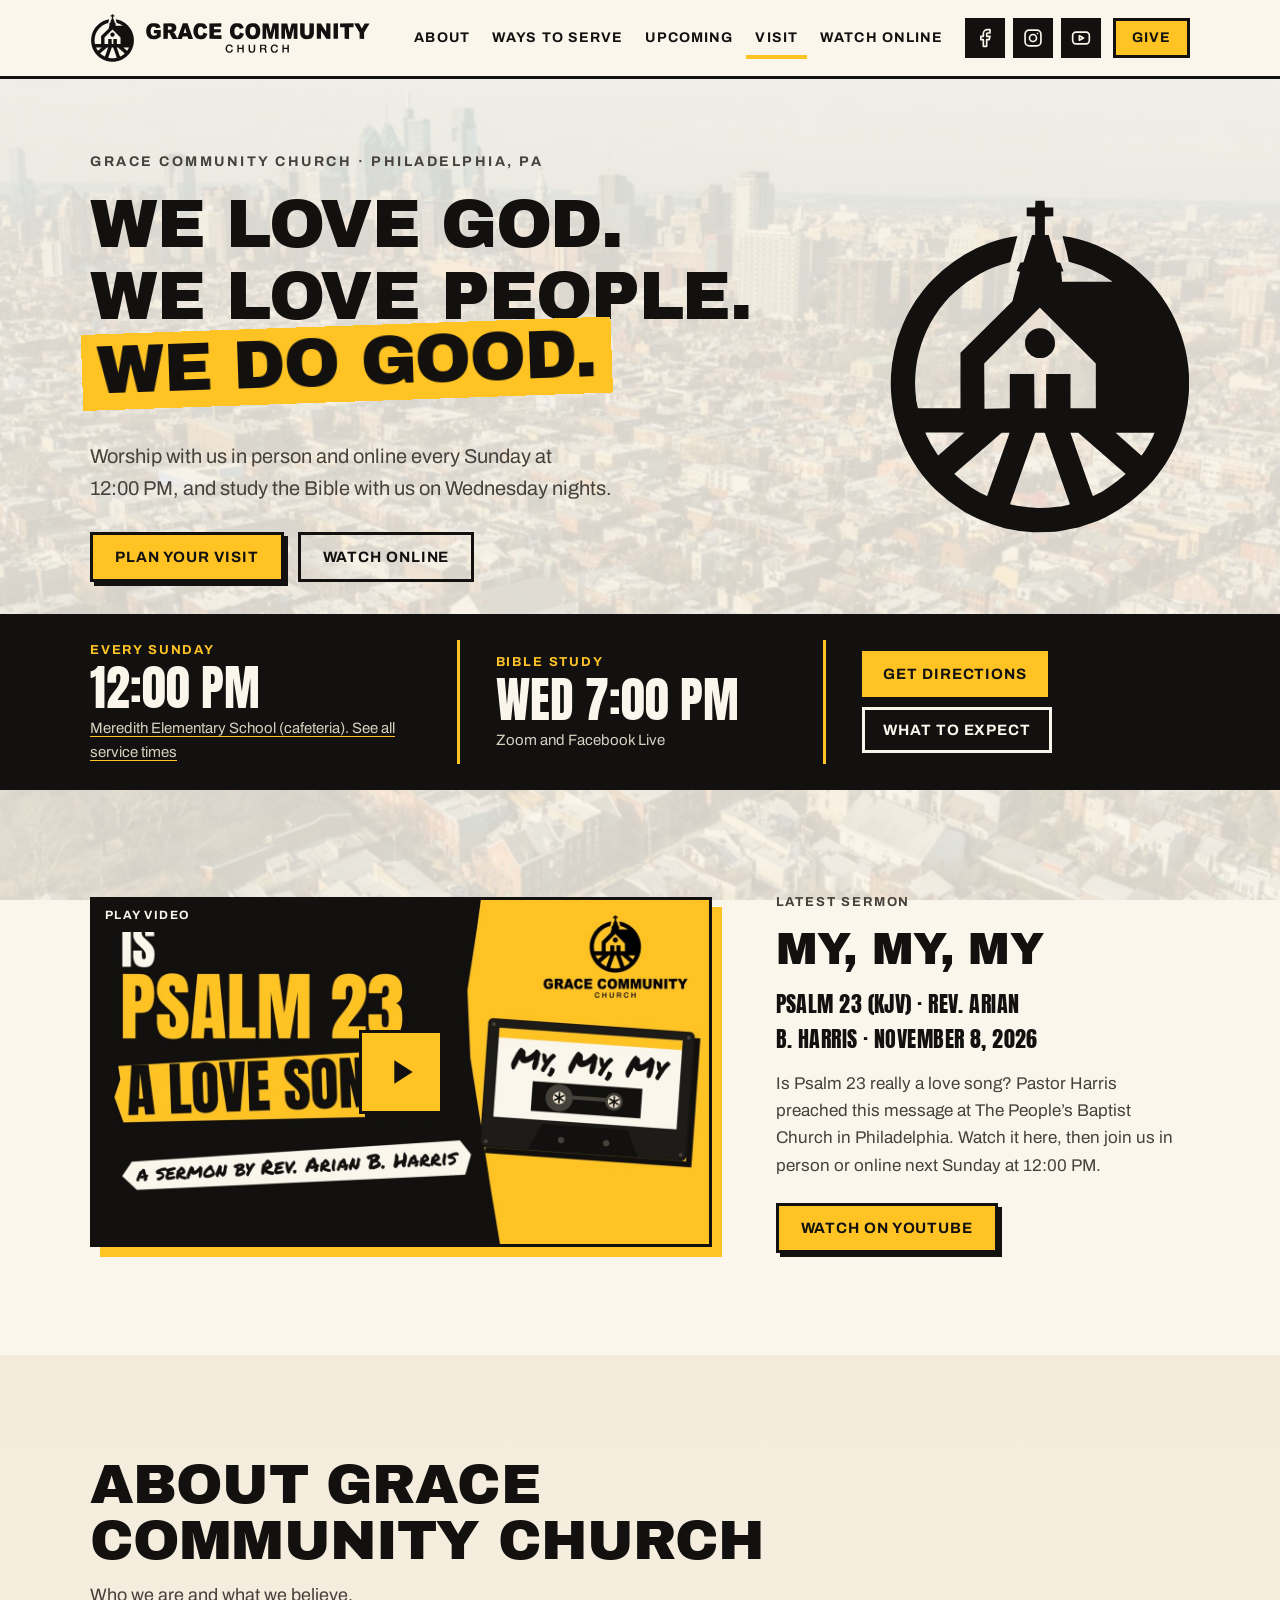
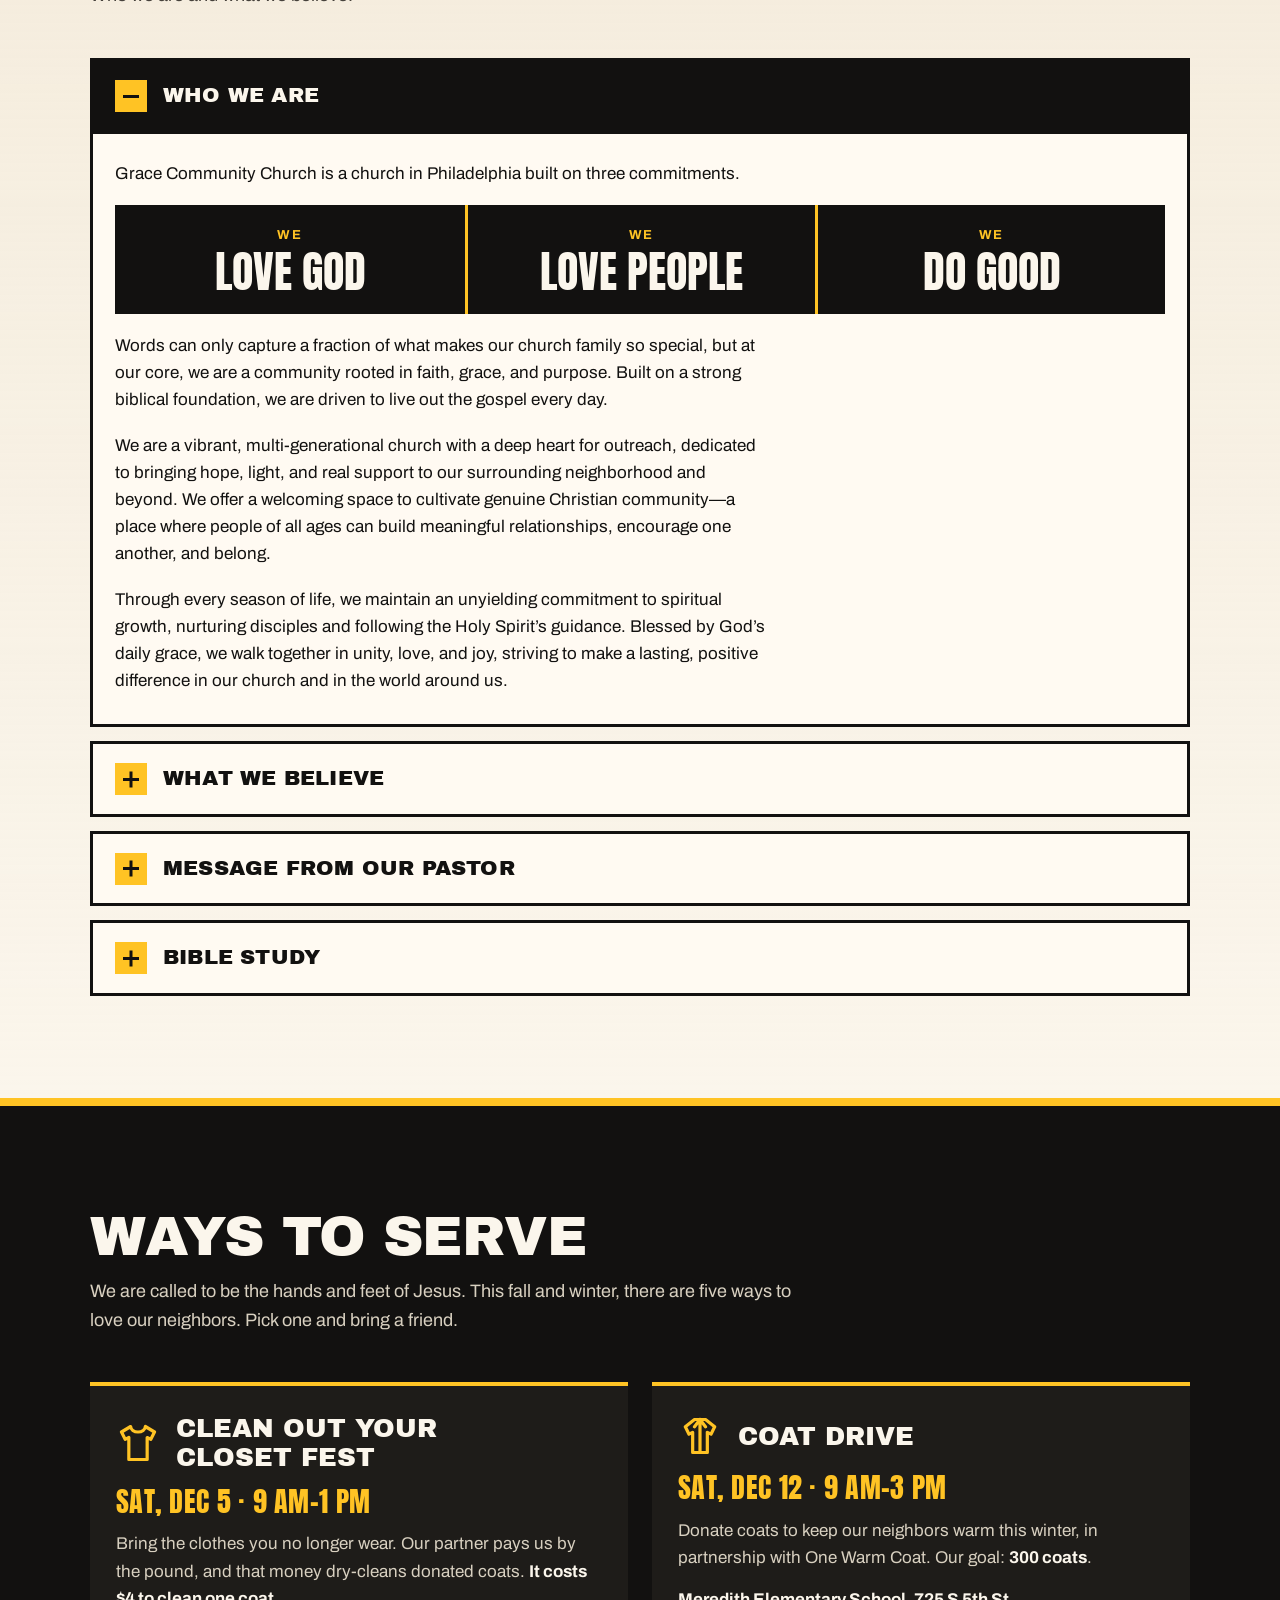
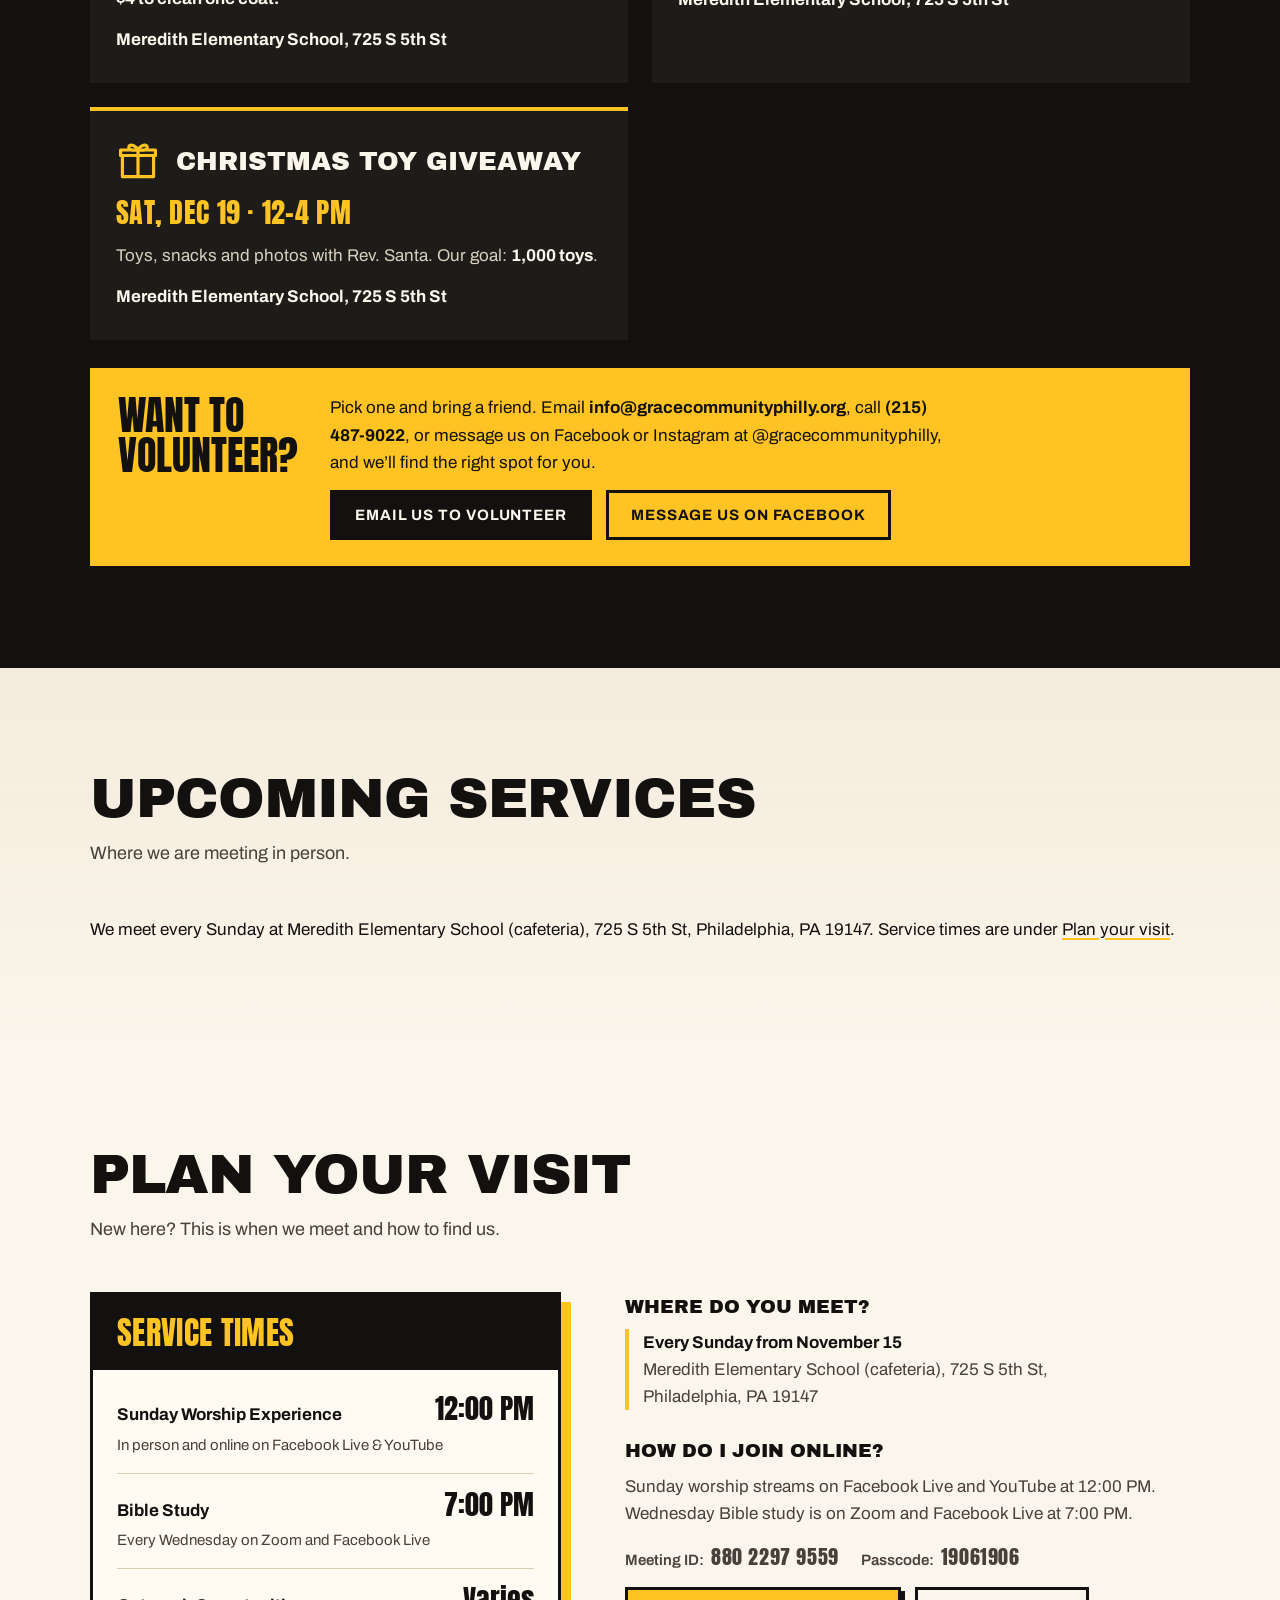
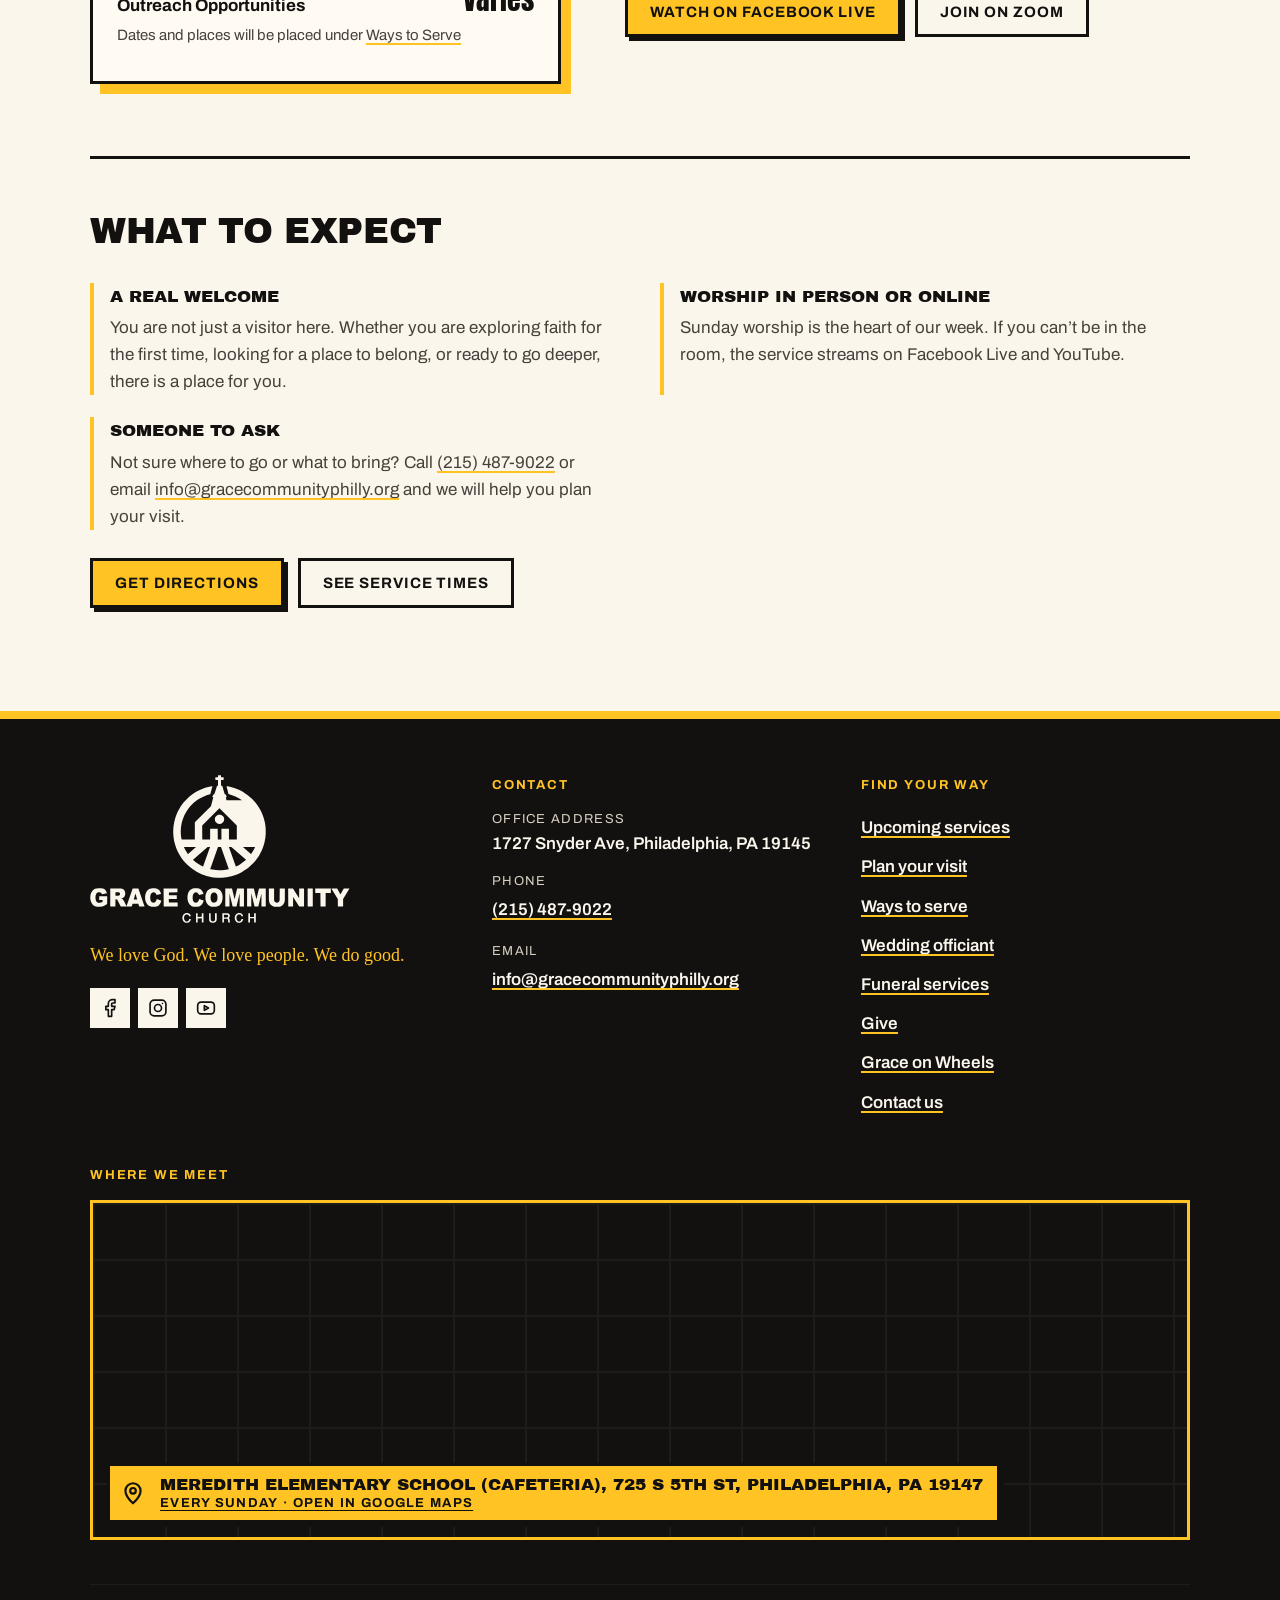
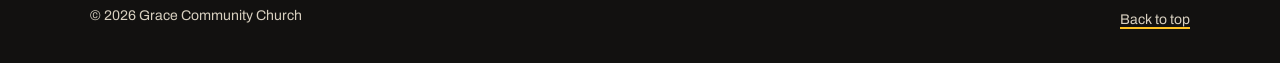
<file: index.html>
<!DOCTYPE html>
<html lang="en">
<head>
<!-- [H1] Page title, description, social sharing and icons -->
<meta charset="utf-8">
<!--
=====================================================================================================
  GRACE COMMUNITY CHURCH: index.html   ·   MAP & LEGEND
  The home page. Its CSS is in assets/site.css and the shared settings and behaviour in
  assets/site.js (both shared with give.html, contact.html and graceonwheels.html); this page's
  own JavaScript is in the <script> block at the bottom. Search for a tag in [brackets] below to jump to that part.
=====================================================================================================

  PAGE MAP (top to bottom)
  ------------------------
  <head>
    [H1] Page title, description, social-share (Open Graph) tags, favicons
    [H2] Structured data (JSON-LD) for Google: church details + dated events   ← keep events current
    [H3] Google Fonts: Anton, Archivo (400/600/700), Archivo Black, Permanent Marker.
         Quotes and the pastor's signature use the system serif (Georgia).
    [H4] Link to assets/site.css: all CSS (it has its own table of contents at the top)
  <body>
    [1]  Skip link (keyboard users jump straight to the content)
    [2]  Header: logo + main navigation (#site-nav), mobile "Menu" button
    [3]  Hero carousel (#top): slides welcome / launch / bible / food,
         then the black "strip" with this Sunday's time, Bible study time and directions
    [4]  Latest sermon (#sermon)                                                ← update weekly
    [5]  About (#about): four accordions
           5a Who we are
           5b What we believe (#believe)
           5c Message from our pastor
           5d Bible study (#bible-study), including last week's Bible study video ← update weekly
    [6]  Ways to serve (#serve): food drive (#food)
    [7]  This month at Grace (#gallery): flyer tiles that open in the lightbox
    [8]  Upcoming services (#upcoming): one card per dated service
    [9]  Lightbox popup (#lightbox) used by the gallery
    [10] Plan your visit (#visit): service times, where we meet, joining online,
         What to expect (#expect)
    [11] Footer: logo, contact, quick links, "Where we meet" map (#map), copyright
    [12] assets/site.js (SITE settings: meeting places, photos, forms), then this page's own <script>

  LEGEND: attributes and classes you will see everywhere
  -----------------------------------------------------
  data-until="YYYY-MM-DD"  The element is removed the day AFTER this date (by the script in [12]).
  data-from="YYYY-MM-DD"   The element stays hidden until this date.
                           Note: both need JavaScript; without it, expired items still show.
  data-dir                 A "Get directions" link; the script points it at this Sunday's location.
  data-open                The accordion that starts open.
  data-cap                 Caption shown in the lightbox for a gallery flyer.
  .band                    Black section with cream text.     .tint   Soft cream gradient section.
  .hl                      Tilted yellow highlight block in a headline.
  .btn / .btn.quiet        Yellow button / outlined button.
  .m-only                  Nav item shown only in the mobile menu.
  .d-1 … .d-7              Order of the nav items on wide screens (mobile uses source order).
  .sr-only                 Text for screen readers only, e.g. "(opens in a new tab)".
  .js (on <html>)          Added by the first script line; CSS uses it to tell JS-on from JS-off.

  WEEKLY UPDATE CHECKLIST
  -----------------------
  After Sunday:     [4] poster image (images/sermon-YYYY-MM-DD.jpg), the YouTube link (2 places),
                    the play button's aria-label, the title, scripture and date.
  After Wednesday:  [5d] the Bible study video link (2 places), poster image, title and date;
                    the flyer's alt text if the graphic changes.
  New month:        [3] hero slides, [7] flyers, [8] service cards, [10] "Where do you meet?",
                    [H2] JSON-LD events, and SITE.meetingPlaces in assets/site.js.

  VALUES REPEATED ACROSS THE PAGE (change every copy)
  ---------------------------------------------------
  Zoom meeting ID 880 2297 9559 and passcode 19061906: shown 5 times, Zoom link 5 times
  Facebook page link: 6 times ·  Give (Tithe.ly) link: on give.html only ·  Phone: 3 times ·  Email: 5 times
=====================================================================================================
-->
<meta name="viewport" content="width=device-width, initial-scale=1, viewport-fit=cover">
<title>Grace Community Church | Philadelphia, PA - Where We Love God, Love People and Do Good!</title>
<meta name="description" content="Grace Community Church in Philadelphia. Sunday worship at 12:00 PM in person and online, and Bible study Wednesdays at 7:00 PM on Zoom and Facebook Live.">
<link rel="canonical" href="https://gracecommunityphilly.org/">
<meta property="og:url" content="https://gracecommunityphilly.org/">
<meta property="og:image" content="https://gracecommunityphilly.org/images/share.jpg">
<meta property="og:image:width" content="1200">
<meta property="og:image:height" content="630">
<meta property="og:site_name" content="Grace Community Church">
<meta name="twitter:card" content="summary_large_image">
<meta property="og:type" content="website">
<meta property="og:title" content="Grace Community Church">
<meta property="og:description" content="We love God. We love people. We do good.">
<meta name="theme-color" content="#121110">
<link rel="icon" href="/favicon.ico" sizes="48x48">
<link rel="icon" href="/favicon.svg" type="image/svg+xml">
<link rel="apple-touch-icon" href="/apple-touch-icon.png">
<!-- [H2] Structured data for Google. Each "Event" is a dated service: add new ones and remove past ones. -->
<script type="application/ld+json">{"@context": "https://schema.org", "@type": "Church", "name": "Grace Community Church", "url": "https://gracecommunityphilly.org/", "image": "https://gracecommunityphilly.org/images/share.jpg", "slogan": "We love God. We love people. We do good.", "address": {"@type": "PostalAddress", "streetAddress": "1727 Snyder Ave", "addressLocality": "Philadelphia", "addressRegion": "PA", "postalCode": "19145", "addressCountry": "US"}, "email": "info@gracecommunityphilly.org", "telephone": "+1-215-487-9022", "sameAs": ["https://www.facebook.com/gracecommunityphilly/", "https://www.instagram.com/gracecommunityphilly/", "https://www.youtube.com/@GraceCommunityPhilly"], "event": [{"@type": "Event", "name": "Sunday service", "startDate": "2026-10-18T12:00:00-04:00", "eventAttendanceMode": "https://schema.org/OfflineEventAttendanceMode", "location": {"@type": "Place", "name": "Mother Bethel AME Church", "address": {"@type": "PostalAddress", "streetAddress": "419 S 6th St", "addressLocality": "Philadelphia", "addressRegion": "PA", "postalCode": "19147", "addressCountry": "US"}}}, {"@type": "Event", "name": "Worship with Mt. Zion United Methodist Church", "startDate": "2026-10-25T11:00:00-04:00", "eventAttendanceMode": "https://schema.org/OfflineEventAttendanceMode", "location": {"@type": "Place", "name": "Mt. Zion United Methodist Church", "address": {"@type": "PostalAddress", "streetAddress": "1530 N 11th St", "addressLocality": "Philadelphia", "addressRegion": "PA", "postalCode": "19122", "addressCountry": "US"}}}, {"@type": "Event", "name": "Grace Community Church official launch service", "startDate": "2026-11-01T15:00:00-05:00", "eventAttendanceMode": "https://schema.org/OfflineEventAttendanceMode", "location": {"@type": "Place", "name": "Resurrection Community Church", "address": {"@type": "PostalAddress", "streetAddress": "6200 Dicks Ave", "addressLocality": "Philadelphia", "addressRegion": "PA", "postalCode": "19142", "addressCountry": "US"}}, "description": "New location. Friendsgiving Meal at 1:00 PM, then the official launch service at 3:00 PM with guest preacher Rev. Mason Isaiah Bland and the Resurrection Community Church, and the Pennsylvania Baptist State Convention Eastern Region Youth Choir. Free; all are welcome.", "image": "https://gracecommunityphilly.org/images/flyer-launch-service-new-location.jpg", "organizer": {"@type": "Organization", "name": "Grace Community Church", "url": "https://gracecommunityphilly.org/"}}, {"@type": "Event", "name": "Worship with People’s Baptist Church", "startDate": "2026-11-08T11:00:00-05:00", "eventAttendanceMode": "https://schema.org/OfflineEventAttendanceMode", "location": {"@type": "Place", "name": "People’s Baptist Church", "address": {"@type": "PostalAddress", "streetAddress": "5039 Baltimore Ave", "addressLocality": "Philadelphia", "addressRegion": "PA", "postalCode": "19143", "addressCountry": "US"}}, "organizer": {"@type": "Organization", "name": "Grace Community Church", "url": "https://gracecommunityphilly.org/"}}]}</script>
<!-- [H3] Web fonts from Google Fonts. Only the styles the page uses: Anton; Archivo 400, 600, 700 (no italic);
     Archivo Black; Permanent Marker. Add a family or weight here before using it in the CSS. -->
<link rel="preconnect" href="https://fonts.googleapis.com">
<link rel="preconnect" href="https://fonts.gstatic.com" crossorigin>
<link rel="stylesheet" href="https://fonts.googleapis.com/css2?family=Anton&family=Archivo:wght@400;600;700&family=Archivo+Black&family=Permanent+Marker&display=swap">
<!-- [H4] All CSS lives in assets/site.css (shared by every page) -->
<link rel="stylesheet" href="/assets/site.css">
</head>
<body>

<!-- Marks the page as JavaScript-enabled before anything draws (see .js in the legend) -->
<script>document.documentElement.classList.add('js');</script>

<!-- ===== [1] SKIP LINK ===== -->
<a class="skip" href="#main">Skip to main content</a>

<!-- ===== [2] HEADER + MAIN NAVIGATION ===== -->
<header class="site-header">
  <div class="wrap">
    <a class="brand" href="#top" aria-label="Grace Community Church, home">
      <span class="emblem" aria-hidden="true"></span>
      <span class="wordmark" aria-hidden="true"></span>
    </a>
    <button class="nav-toggle" id="nav-toggle" type="button" aria-expanded="false" aria-controls="site-nav">
      <span class="bars" aria-hidden="true"></span><span id="nav-toggle-text">Menu</span>
    </button>
    <nav class="site-nav" id="site-nav" aria-label="Main">
      <!-- Nav items are in MOBILE order; .d-1 … .d-7 set the desktop order, .m-only items show on mobile only -->
      <ul>
        <li class="m-only"><a href="#visit">Service times</a></li>
        <li class="d-5"><a href="https://www.facebook.com/gracecommunityphilly/" target="_blank" rel="noopener">Watch online<span class="sr-only"> (opens in a new tab)</span></a></li>
        <li class="d-4"><a href="#visit">Visit</a></li>
        <li class="m-only"><a href="#upcoming" data-dir>Get directions</a></li>
        <li class="m-only"><a href="#expect">What to expect</a></li>
        <li class="d-1"><a href="#about">About<span class="m-txt"> Grace</span></a></li>
        <li class="d-3"><a href="#upcoming">Upcoming<span class="m-txt"> services</span></a></li>
        <li class="d-2"><a href="#serve">Ways to serve</a></li>
        <li class="soc-li d-6"><div class="soc-row"><div class="social">
          <a href="https://www.facebook.com/gracecommunityphilly/" target="_blank" rel="noopener" aria-label="Facebook (opens in a new tab)"><svg viewBox="0 0 24 24" aria-hidden="true"><path d="M18 2h-3a5 5 0 0 0-5 5v3H7v4h3v8h4v-8h3l1-4h-4V7a1 1 0 0 1 1-1h3z"/></svg></a>
          <a href="https://www.instagram.com/gracecommunityphilly/" target="_blank" rel="noopener" aria-label="Instagram (opens in a new tab)"><svg viewBox="0 0 24 24" aria-hidden="true"><rect x="2.5" y="2.5" width="19" height="19" rx="5"/><circle cx="12" cy="12" r="4.2"/><path d="M17.400 6.600h.01"/></svg></a>
          <a href="https://www.youtube.com/@GraceCommunityPhilly" target="_blank" rel="noopener" aria-label="YouTube (opens in a new tab)"><svg viewBox="0 0 24 24" aria-hidden="true"><rect x="2" y="5" width="20" height="14" rx="4"/><path d="M10 9.200v5.600l5-2.800z"/></svg></a>
        </div><a class="btn quiet bs-cta" href="#bible-study">Bible study</a></div></li>
        <li class="give-li d-7"><a class="btn" href="/give">Give</a></li>
        <li class="m-only"><a href="/wedding-officiant">Weddings</a></li>
        <li class="m-only"><a href="/funerals">Funerals</a></li>
      </ul>
    </nav>
  </div>
</header>
<!-- ===== /[2] END HEADER ===== -->

<main id="main">

<!-- ===== [3] HERO CAROUSEL #top =====
     Each .slide is one panel. data-slide names it (used by SITE.heroImages), data-name is read out
     to screen readers, data-until / data-from add or retire it by date. The first slide holds the page's only <h1>. -->
<section class="hero" id="top" aria-roledescription="carousel" aria-label="Highlights">
  <div class="hero-stage">
  <div class="hero-bgs" aria-hidden="true" id="hero-bgs"></div>
  <div class="wrap hero-inner" id="hero-carousel">
    <div class="slides" id="hero-slides" aria-live="off">
      <!-- Slide: Welcome (always shown) -->
      <div class="slide is-active" role="group" aria-roledescription="slide" aria-label="Welcome" data-slide="welcome" data-name="Welcome">
        <div class="hero-copy">
          <h1 class="hero-h"><span class="h1-name">Grace Community Church&nbsp;· Philadelphia, PA</span> <span class="h1-motto"><span>We love God.</span><span>We love people.</span><span class="hl">We do good.</span></span></h1>
          <p class="lede">Worship with us in person and online every Sunday at 12:00&nbsp;PM, and study the Bible with us on Wednesday nights.<span data-until="2026-11-01"> Our official launch service is Sunday, November&nbsp;1 at 3:00&nbsp;PM, at our new launch location: Resurrection Community Church.</span><span data-until="2026-11-08"> This Sunday, November&nbsp;8 at 11:00&nbsp;AM, we’re worshipping together with People’s Baptist Church, 5039&nbsp;Baltimore&nbsp;Ave.</span></p>
          <div class="actions">
            <a class="btn" href="#visit">Plan your visit</a>
            <a class="btn quiet" href="https://www.facebook.com/gracecommunityphilly/" target="_blank" rel="noopener">Watch online<span class="sr-only"> (opens in a new tab)</span></a>
          </div>
        </div>
        <span class="emblem hero-emblem" aria-hidden="true"></span>
      </div>
      <!-- Slide: Launch service (until Nov 1) -->
      <div class="slide" role="group" aria-roledescription="slide" aria-label="Launch service" data-slide="launch" data-name="Launch service" data-until="2026-11-01">
        <div class="hero-copy">
          <h2 class="hero-h"><span class="h1-name">New location&nbsp;· Sunday, Nov&nbsp;1</span> <span class="h1-motto"><span>Official</span><span>launch</span><span class="hl">service.</span></span></h2>
          <p class="lede">Same day, same times, new place: our launch is now at Resurrection Community Church, 6200&nbsp;Dicks&nbsp;Ave. A Friendsgiving Meal at 1:00&nbsp;PM, then our launch service at 3:00&nbsp;PM with guest preacher Rev.&nbsp;Mason Isaiah Bland and the Pennsylvania Baptist State Convention Eastern Region Youth Choir. Free, and all are welcome.</p>
          <div class="actions">
            <a class="btn" href="#upcoming">See upcoming services</a>
          </div>
        </div>
        <div class="ticket">
          <span class="tag">New location</span>
          <p class="when">Nov&nbsp;1</p>
          <p class="time">Meal 1:00&nbsp;PM&nbsp;· Service 3:00&nbsp;PM</p>
          <p class="what">Official launch service</p>
          <p class="where">Resurrection Community Church, 6200&nbsp;Dicks&nbsp;Ave</p>
        </div>
      </div>
      <!-- Slide: Bible study, Methodism 101 (starts Oct 21; until Nov 30) -->
      <div class="slide" role="group" aria-roledescription="slide" aria-label="Bible study" data-slide="bible" data-name="Bible study" data-until="2026-11-30">
        <div class="hero-copy">
          <h2 class="hero-h"><span class="h1-name">Bible study&nbsp;· Starts Wednesday, October&nbsp;21</span> <span class="h1-motto"><span>Bible study:</span><span class="hl">Methodism 101.</span></span></h2>
          <p class="lede">Where did we come from? The story of Methodism, Wesley’s three simple rules and the Wesleyan Quadrilateral. Wednesdays at 7:00&nbsp;PM on Zoom and Facebook Live.</p>
          <p class="zoom-id"><span>Meeting ID: <b>880 2297 9559</b></span> <span>Passcode: <b>19061906</b></span></p>
          <div class="actions">
            <a class="btn" href="https://us06web.zoom.us/j/88022979559?pwd=G7K6SVRMGFtdgMQQwhhbsYrDfUQAPT.1" target="_blank" rel="noopener">Join on Zoom<span class="sr-only"> (opens in a new tab)</span></a>
            <a class="btn quiet" href="/biblestudy/thisweek/lesson.pdf">Download this week’s lesson</a>
          </div>
        </div>
        <div class="ticket">
          <span class="tag">Starts Wed, Oct&nbsp;21</span>
          <p class="when">7:00&nbsp;PM</p>
          <p class="time">Zoom + Facebook Live</p>
          <p class="what">Methodism 101</p>
          <p class="where">Our Methodist story, Wesley’s three simple rules and the Quadrilateral.</p>
        </div>
      </div>
      <!-- Slide: Food drive (until Nov 1) -->
      <div class="slide" role="group" aria-roledescription="slide" aria-label="Food drive" data-slide="food" data-name="Food drive" data-until="2026-11-01">
        <div class="hero-copy">
          <h2 class="hero-h"><span class="h1-name">Food Drive 2026</span> <span class="h1-motto"><span>Give thanks</span><span class="hl">&amp; give back.</span></span></h2>
          <p class="lede">Help us fill holiday tables for 150 South Philly families. Bring canned and boxed sides to one of our partner churches, or to our launch service on Sunday, November&nbsp;1, at Resurrection Community Church.</p>
          <div class="actions">
            <a class="btn" href="#food">What to bring and where</a>
          </div>
        </div>
        <div class="ticket">
          <span class="tag">Drive ends</span>
          <p class="when">Nov&nbsp;1</p>
          <p class="time">Goal: 150 families</p>
          <p class="what">Three drop-off spots</p>
          <p class="where">Greater Mt. Sinai, St. Paul Chapel Baptist or our Nov&nbsp;1 launch service</p>
        </div>
      </div>
    </div>
    <!-- Carousel controls: previous, dots (built by the script), next, pause -->
    <div class="hero-ctl">
      <button type="button" id="hs-prev" aria-label="Previous slide"><svg viewBox="0 0 24 24" aria-hidden="true"><path d="M15 5l-7 7 7 7"/></svg></button>
      <div class="dots" role="group" aria-label="Choose a slide" id="hs-dots"></div>
      <button type="button" id="hs-next" aria-label="Next slide"><svg viewBox="0 0 24 24" aria-hidden="true"><path d="M9 5l7 7-7 7"/></svg></button>
      <button type="button" id="hs-pause" aria-label="Pause slide rotation"><svg viewBox="0 0 24 24" aria-hidden="true"><path id="hs-pause-icon" d="M9 5v14M15 5v14"/></svg></button>
    </div>
  </div>
  </div>
  <!-- Black strip under the hero. The script rewrites the Sunday cell from SITE.meetingPlaces. -->
  <div class="band strip" aria-label="For first-time visitors">
    <div class="wrap">
      <a class="cell" href="#visit" id="sun-cell">
        <span class="label" id="sun-label">Sunday Worship Experience</span>
        <span class="big" id="sun-time">12:00&nbsp;PM</span>
        <span class="small" id="sun-place">In person and online. See all service times</span>
      </a>
      <div class="cell">
        <span class="label">Bible Study</span>
        <span class="big">Wed 7:00&nbsp;PM</span>
        <span class="small">Zoom and Facebook Live</span>
      </div>
      <div class="cell acts">
        <a class="btn" href="#upcoming" data-dir>Get directions</a>
        <a class="btn quiet" href="#expect">What to expect</a>
      </div>
    </div>
  </div>
</section>

<!-- ===== /[3] END HERO ===== -->

<!-- ===== [4] LATEST SERMON #sermon   ← UPDATE WEEKLY =====
     Change: poster image, YouTube link (poster AND button), the aria-label, title, scripture/date line. -->
<section class="section" id="sermon" aria-labelledby="sermon-h">
  <div class="wrap sermon">
    <div class="video" id="sermon-video">
      <a class="video-poster" id="sermon-poster" href="https://www.youtube.com/watch?v=PA3pZ2XXhvI" target="_blank" rel="noopener" aria-label="Play the latest sermon: My, My, My">
        <img src="images/sermon-2026-11-08.jpg" width="1280" height="720" alt="" decoding="async">
        <span class="play" aria-hidden="true"><svg viewBox="0 0 24 24"><path d="M8 5v14l11-7z"/></svg></span>
        <span class="host" aria-hidden="true">Watch on YouTube</span>
      </a>
    </div>
    <div class="sermon-copy">
      <p class="label">Latest sermon</p>
      <h2 id="sermon-h">My, My, My</h2>
      <p class="ref">Psalm 23 (KJV)&nbsp;· Rev. Arian B. Harris&nbsp;· November&nbsp;8, 2026</p>
      <p>Is Psalm 23 really a love song? Pastor Harris preached this message at The People’s Baptist Church in Philadelphia. Watch it here, then join us in person or online next Sunday at 12:00&nbsp;PM.</p>
      <div class="actions">
        <a class="btn" id="sermon-yt" href="https://www.youtube.com/watch?v=PA3pZ2XXhvI" target="_blank" rel="noopener">Watch on YouTube<span class="sr-only"> (opens in a new tab)</span></a>
      </div>
    </div>
  </div>
</section>

<!-- ===== /[4] END LATEST SERMON ===== -->

<!-- ===== [5] ABOUT #about =====
     Four accordions. All open without JavaScript; the script collapses all but the one marked data-open. -->
<section class="section tint" id="about" aria-labelledby="about-h">
  <div class="wrap">
    <div class="section-head">
      <h2 id="about-h">About Grace Community Church</h2>
      <p>Who we are and what we believe.</p>
    </div>

    <div class="acc">
      <!-- [5a] Who we are (starts open) -->
      <h3><button class="acc-btn" type="button" id="acc-b1" aria-controls="acc-p1" data-open><span class="pm" aria-hidden="true"></span>Who we are</button></h3>
      <div class="acc-panel" id="acc-p1" role="region" aria-labelledby="acc-b1">
        <p>Grace Community Church is a church in Philadelphia built on three commitments.</p>
        <ul class="values">
          <li><span class="label">We</span><strong>Love God</strong></li>
          <li><span class="label">We</span><strong>Love people</strong></li>
          <li><span class="label">We</span><strong>Do good</strong></li>
        </ul>
        <p>Words can only capture a fraction of what makes our church family so special, but at our core, we are a community rooted in faith, grace, and purpose. Built on a strong biblical foundation, we are driven to live out the gospel every day.</p>
        <p>We are a vibrant, multi-generational church with a deep heart for outreach, dedicated to bringing hope, light, and real support to our surrounding neighborhood and beyond. We offer a welcoming space to cultivate genuine Christian community—a place where people of all ages can build meaningful relationships, encourage one another, and belong.</p>
        <p>Through every season of life, we maintain an unyielding commitment to spiritual growth, nurturing disciples and following the Holy Spirit’s guidance. Blessed by God’s daily grace, we walk together in unity, love, and joy, striving to make a lasting, positive difference in our church and in the world around us.</p>
      </div>
    </div>

    <!-- [5b] What we believe #believe -->
    <div class="acc" id="believe">
      <h3><button class="acc-btn" type="button" id="acc-b2" aria-controls="acc-p2"><span class="pm" aria-hidden="true"></span>What we believe</button></h3>
      <div class="acc-panel" id="acc-p2" role="region" aria-labelledby="acc-b2">
        <p>We believe in God the Father Almighty, maker of heaven and earth. We believe in Jesus Christ, His only Son and our Lord, who was crucified, rose again on the third day and will return. We believe in the Holy Spirit, in one universal Church, in the forgiveness of sins, in the resurrection of the body and in life everlasting.</p>
        <p class="src">Drawn from the Apostles’ Creed.</p>
      </div>
    </div>

    <div class="acc">
      <!-- [5c] Message from our pastor -->
      <h3><button class="acc-btn" type="button" id="acc-b4" aria-controls="acc-p4"><span class="pm" aria-hidden="true"></span>Message from our pastor</button></h3>
      <div class="acc-panel" id="acc-p4" role="region" aria-labelledby="acc-b4">
        <div class="pastor">
          <div class="col letter">
            <p>Dear Friend,</p>
            <p>On behalf of the Grace Community Church family, welcome to our digital home! We are so glad you have taken the time to visit our website and discover what we are all about.</p>
            <p>We are standing at the threshold of a dynamic, exciting new season. I believe God is leading us onto a fresh and uncharted path filled with energy, innovation, and purpose. We are stepping boldly into new territory together, expectant for all the ways God will move in our lives and in our surrounding community. As we launch into this new chapter, please know that you aren’t just a site visitor—you are warmly invited to step into this adventure with us.</p>
            <p>A scripture that continues to inspire our vision for this journey comes from the book of Numbers, where Moses invites his family to join them on the trail to the promised land:</p>
            <blockquote>“We’re leaving for the place the Lord has promised us. He has said that all will go well for us. So come along, and we will make sure that all goes well for you.” <cite>(Numbers 10:29 CEV)</cite></blockquote>
            <p>Just like Moses, we want to invite you to “come along” and help shape what’s next. Whether you are exploring faith for the very first time, looking for a place to belong, or ready to deepen your walk with Jesus, there is a place for you here at Grace Community Church.</p>
            <p>Feel free to connect with us if you have any questions or if we can support you in any way. We can’t wait to meet you in person soon!</p>
            <p class="sign">Always with love (and forever in His service),<br><strong>Rev.&nbsp;Arian B. Harris</strong></p>
          </div>
          <div class="photo-slot"><img src="images/pastor.jpg" width="720" height="900" alt="Rev. Arian B. Harris" loading="lazy" decoding="async"></div>
        </div>
      </div>
    </div>

    <!-- [5d] Bible study #bible-study: details, series graphic, then last week's video (UPDATE WEEKLY) -->
    <div class="acc" id="bible-study">
      <h3><button class="acc-btn" type="button" id="acc-b5" aria-controls="acc-p5"><span class="pm" aria-hidden="true"></span>Bible study</button></h3>
      <div class="acc-panel" id="acc-p5" role="region" aria-labelledby="acc-b5">
        <p>Study the Bible with us every Wednesday at 7:00&nbsp;PM. Join the conversation on Zoom, or watch on Facebook Live.</p>
        <ul class="values">
          <li><span class="label">Every Wednesday</span><strong>7:00&nbsp;PM</strong></li>
          <li><span class="label">Join on</span><strong>Zoom</strong></li>
          <li><span class="label">Watch on</span><strong>Facebook Live</strong></li>
        </ul>
        <div class="bs-row">
          <div class="bs-col">
            <p data-until="2026-11-30"><strong>Now teaching: Methodism&nbsp;101.</strong> The story of Methodism, from John Wesley to the UMC, AME, AME Zion and CME churches, plus Wesley’s three simple rules and the Wesleyan Quadrilateral.</p>
            <div>
              <p class="zoom-id" style="margin-top:0"><span>Meeting ID: <b>880 2297 9559</b></span> <span>Passcode: <b>19061906</b></span></p>
              <p style="margin-top:8px">Zoom link: <a href="https://us06web.zoom.us/j/88022979559?pwd=G7K6SVRMGFtdgMQQwhhbsYrDfUQAPT.1" target="_blank" rel="noopener">us06web.zoom.us/j/88022979559<span class="sr-only"> (opens in a new tab)</span></a></p>
            </div>
            <div class="actions" style="margin-top:4px">
              <a class="btn" href="https://us06web.zoom.us/j/88022979559?pwd=G7K6SVRMGFtdgMQQwhhbsYrDfUQAPT.1" target="_blank" rel="noopener">Join on Zoom<span class="sr-only"> (opens in a new tab)</span></a>
            </div>
          </div>
          <a class="bs-flyer" href="images/bible-study-weekly.jpg" target="_blank" rel="noopener" aria-label="Open the Bible study graphic full size (opens in a new tab)"><img src="images/bible-study-weekly.jpg" width="1080" height="1080" alt="Bible Study. All are welcome! Bring a friend, your Bible and your questions. Every Wednesday at 7:00 PM ET on Zoom and Facebook Live. Zoom Meeting ID 880 2297 9559, passcode 19061906." loading="lazy" decoding="async"></a>
        </div>
        <!-- Current lesson (no video): change the slide image, label, title, date line, text, and the two PDF links (3 places) -->
        <div class="bs-row bs-watch">
          <div class="video">
            <a class="video-poster" href="/biblestudy/thisweek/methodism101-session1-parts3-4-slides.pdf" target="_blank" rel="noopener" aria-label="Open the slides for Methodism: 101, Parts 3 &amp; 4: What Methodists Believe (PDF, opens in a new tab)">
              <img src="images/bible-study-methodism101-p3p4.jpg" width="1280" height="720" alt="" loading="lazy" decoding="async">
              <span class="host" aria-hidden="true">View the slides</span>
            </a>
          </div>
          <div class="sermon-copy">
            <p class="label">This week · Wednesday, November&nbsp;11</p>
            <h4 class="bs-title">Methodism: 101, Parts 3 &amp; 4: What Methodists Believe</h4>
            <p class="ref">Session&nbsp;1, Parts 3 &amp; 4&nbsp;· Wednesday, November&nbsp;11, 2026&nbsp;· Rev. Dr. Arian B. Harris</p>
            <p>We finished Session&nbsp;1: Wesley&rsquo;s three kinds of grace, going on to perfection, the three simple rules, the means of grace and the Wesleyan Quadrilateral. Missed it? Open the slides and download the handout to catch up, then join us live next Wednesday at 7:00&nbsp;PM.</p>
            <div class="actions">
              <a class="btn" href="/biblestudy/thisweek/methodism101-session1-parts3-4-slides.pdf" target="_blank" rel="noopener">View the slides<span class="sr-only"> (PDF, opens in a new tab)</span></a>
              <a class="btn quiet" href="/biblestudy/thisweek/methodism101-session1-parts3-4-handout.pdf" target="_blank" rel="noopener">Download the handout<span class="sr-only"> (PDF, opens in a new tab)</span></a>
            </div>
          </div>
        </div>
      </div>
    </div>
  </div>
</section>

<!-- ===== /[5] END ABOUT ===== -->

<!-- ===== [6] WAYS TO SERVE #serve =====
     One <article class="min"> per opportunity. When every one has expired, the "New opportunities" line shows instead. -->
<section class="band section" id="serve" aria-labelledby="min-h">
  <div class="wrap">
    <div class="section-head">
      <h2 id="min-h">Ways to serve</h2>
      <p>We are called to be the hands and feet of Jesus. This fall and winter, there are five ways to love our neighbors. Pick one and bring a friend.</p>
    </div>
    <div class="min-grid">
      <article class="min wide" id="food" data-until="2026-11-01">
        <div class="min-top">
          <svg viewBox="0 0 24 24" aria-hidden="true"><path d="M3 9.5h18l-1.800 10.500H4.800z"/><path d="M8 9.5l3-6"/><path d="M16 9.5l-3-6"/><path d="M9 13v3.500M12 13v3.500M15 13v3.500"/></svg>
          <h3>Give Thanks &amp; Give Back Food Drive 2026</h3>
        </div>
        <p class="when">Sept&nbsp;20&nbsp;– Nov&nbsp;1, 2026</p>
        <p>We are joining with Greater Mount Sinai Baptist Church, St. Paul Chapel Baptist Church and Fresh Fire Word of Life Ministries. Our goal: holiday sides for <strong>150 families</strong>.</p>
        <div class="food">
          <div>
            <h4>Requested items</h4>
            <ul class="items">
              <li>Canned green beans</li><li>Canned corn</li><li>Boxed macaroni</li>
              <li>Boxed stuffing</li><li>Cranberry sauce</li><li>Gravy</li>
              <li>Cornbread mix</li>
            </ul>
          </div>
          <div>
            <h4>Drop-off locations</h4>
            <ul class="drops">
              <li><strong>Greater Mt. Sinai Baptist Church</strong><address>1228-30&nbsp;S.&nbsp;21st&nbsp;St, Philadelphia, PA&nbsp;19146</address>
                <a href="https://www.google.com/maps/dir/?api=1&amp;destination=1228+S+21st+St%2C+Philadelphia%2C+PA+19146" target="_blank" rel="noopener">Get directions<span class="sr-only"> to Greater Mt. Sinai Baptist Church (opens in a new tab)</span></a></li>
              <li><strong>St. Paul Chapel Baptist Church</strong><address>1217&nbsp;S.&nbsp;21st&nbsp;St, Philadelphia, PA&nbsp;19146</address>
                <a href="https://www.google.com/maps/dir/?api=1&amp;destination=1217+S+21st+St%2C+Philadelphia%2C+PA+19146" target="_blank" rel="noopener">Get directions<span class="sr-only"> to St. Paul Chapel Baptist Church (opens in a new tab)</span></a></li>
              <li><strong>Our launch service&nbsp;· Sunday, Nov&nbsp;1</strong><address>Resurrection Community Church, 6200&nbsp;Dicks&nbsp;Ave, Philadelphia, PA&nbsp;19142</address>
                <a href="https://www.google.com/maps/dir/?api=1&amp;destination=Resurrection+Community+Church%2C+6200+Dicks+Ave%2C+Philadelphia%2C+PA+19142" target="_blank" rel="noopener">Get directions<span class="sr-only"> to Resurrection Community Church (opens in a new tab)</span></a></li>
            </ul>
          </div>
        </div>
      </article>
      <!-- Serve With Us events (fall & winter 2026). Each card removes itself the day after its event. -->
      <article class="min" id="thanksgiving-meal" data-until="2026-11-26">
        <div class="min-top">
          <svg viewBox="0 0 24 24" aria-hidden="true"><circle cx="12" cy="13" r="6.500"/><circle cx="12" cy="13" r="3"/><path d="M3 4v5.500M3 9.500c1.500 0 1.500-1.500 1.500-1.500V4M3 9.500V20M21 4c-1.500 1-2 3-2 5.500h2V20"/></svg>
          <h3>Community Thanksgiving Meal</h3>
        </div>
        <p class="when">Thu, Nov&nbsp;26&nbsp;· 12–4&nbsp;PM</p>
        <p>Come share a meal, or help us serve it. Everyone is welcome.</p>
        <p class="where">Location to be announced</p>
      </article>
      <article class="min" id="closet-fest" data-until="2026-12-05">
        <div class="min-top">
          <svg viewBox="0 0 24 24" aria-hidden="true"><path d="M8 3l-5 3 2 4 2-1v12h10V9l2 1 2-4-5-3c0 1.700-1.800 3-4 3S8 4.700 8 3z"/></svg>
          <h3>Clean Out Your Closet Fest</h3>
        </div>
        <p class="when">Sat, Dec&nbsp;5&nbsp;· 9&nbsp;AM–1&nbsp;PM</p>
        <p>Bring the clothes you no longer wear. Our partner pays us by the pound, and that money dry-cleans donated coats. <strong>It costs $4 to clean one coat.</strong></p>
        <p class="where">Meredith Elementary School, 725&nbsp;S&nbsp;5th&nbsp;St</p>
      </article>
      <article class="min" id="coat-drive" data-until="2026-12-12">
        <div class="min-top">
          <svg viewBox="0 0 24 24" aria-hidden="true"><path d="M9 3h6l5 4-2 4-2-1v11H8V10l-2 1-2-4z"/><path d="M12 3v18M12 3l-3 4M12 3l3 4"/></svg>
          <h3>Coat Drive</h3>
        </div>
        <p class="when">Sat, Dec&nbsp;12&nbsp;· 9&nbsp;AM–3&nbsp;PM</p>
        <p>Donate coats to keep our neighbors warm this winter, in partnership with One Warm Coat. Our goal: <strong>300 coats</strong>.</p>
        <p class="where">Meredith Elementary School, 725&nbsp;S&nbsp;5th&nbsp;St</p>
      </article>
      <article class="min" id="toy-giveaway" data-until="2026-12-19">
        <div class="min-top">
          <svg viewBox="0 0 24 24" aria-hidden="true"><rect x="3.500" y="9" width="17" height="11.500"/><path d="M2.500 9h19V6h-19zM12 6v14.500M12 6c-1.500-3-5-3.500-5-1.500S10 6 12 6zM12 6c1.500-3 5-3.500 5-1.500S14 6 12 6z"/></svg>
          <h3>Christmas Toy Giveaway</h3>
        </div>
        <p class="when">Sat, Dec&nbsp;19&nbsp;· 12–4&nbsp;PM</p>
        <p>Toys, snacks and photos with Rev.&nbsp;Santa. Our goal: <strong>1,000 toys</strong>.</p>
        <p class="where">Meredith Elementary School, 725&nbsp;S&nbsp;5th&nbsp;St</p>
      </article>
    </div>
    <div class="volunteer" data-until="2026-12-19">
      <h3>Want to<br>volunteer?</h3>
      <p>Pick one and bring a friend. Email <a href="mailto:info@gracecommunityphilly.org?subject=I%E2%80%99d%20like%20to%20volunteer">info@gracecommunityphilly.org</a>, call <a href="tel:+12154879022">(215) 487-9022</a>, or message us on Facebook or Instagram at @gracecommunityphilly, and we’ll find the right spot for you.</p>
      <div class="actions">
        <a class="btn" href="mailto:info@gracecommunityphilly.org?subject=I%E2%80%99d%20like%20to%20volunteer">Email us to volunteer</a>
        <a class="btn quiet" href="https://www.facebook.com/gracecommunityphilly/" target="_blank" rel="noopener">Message us on Facebook<span class="sr-only"> (opens in a new tab)</span></a>
      </div>
    </div>
    <p id="serve-empty" hidden>New opportunities to serve will be posted here.</p>
  </div>
</section>

<!-- ===== /[6] END WAYS TO SERVE ===== -->

<!-- ===== [7] THIS MONTH AT GRACE #gallery =====
     One <button class="tile"> per flyer; data-cap is its lightbox caption. The section hides itself when no flyers are current. -->
<section class="section" id="gallery" aria-labelledby="gal-h">
  <div class="wrap">
    <div class="section-head">
      <h2 id="gal-h">This month at Grace</h2>
      <p>Here’s what’s happening this month, and you’re invited to all of it. Tap a flyer for the details.</p>
    </div>
    <div class="gallery" id="gallery-grid">
      <button class="tile" type="button" data-until="2026-10-18" data-cap="Sunday Worship Service at Historic Mother Bethel AME Church, October 11 and 18 at 12:00 PM"><img src="images/flyer-worship.jpg" width="1000" height="1000" alt="Flyer: We invite you to our Sunday Worship Service at Historic Mother Bethel AME Church, 419 S 6th St, Philadelphia, PA 19147. Sunday October 11 and Sunday October 18 at 12:00 PM, also streaming on Facebook Live" loading="lazy" decoding="async"></button>
      <button class="tile" type="button" data-until="2026-11-01" data-cap="New location! Official Launch Service: Sunday, November 1. Friendsgiving Meal at 1:00 PM, Launch Service at 3:00 PM, Resurrection Community Church, 6200 Dicks Ave, Philadelphia"><img src="images/flyer-launch-service-new-location.jpg" width="1080" height="1080" alt="Flyer: New location! Launch Service, Sunday, November 1. Guest preacher Rev. Mason Isaiah Bland and the Resurrection Community Church. Musical guests: The Pennsylvania Baptist State Convention Eastern Region Youth Choir. Friendsgiving Meal at 1:00 PM and Launch Service at 3:00 PM at Resurrection Community Church, 6200 Dicks Ave, Philadelphia, PA 19142." loading="lazy" decoding="async"></button>
    </div>
  </div>
</section>

<!-- ===== /[7] END GALLERY ===== -->

<!-- ===== [8] UPCOMING SERVICES #upcoming =====
     One <article class="svc"> card per service, retired by data-until. #svc-empty shows when none are left. -->
<section class="section tint" id="upcoming" aria-labelledby="upcoming-h">
  <div class="wrap">
    <div class="section-head">
      <h2 id="upcoming-h">Upcoming services</h2>
      <p>Where we are meeting in person.</p>
    </div>
    <div class="cards" id="svc-cards">
      <article class="svc" data-until="2026-10-18">
        <p class="date">Oct&nbsp;11 &amp; 18</p>
        <div class="body">
          <h3>Sunday service at 12:00&nbsp;PM</h3>
          <p>Mother Bethel AME Church</p>
          <address>419&nbsp;S&nbsp;6th&nbsp;St, Philadelphia, PA&nbsp;19147</address>
          <a class="go" href="https://www.google.com/maps/dir/?api=1&amp;destination=419+S+6th+St%2C+Philadelphia%2C+PA+19147" target="_blank" rel="noopener">Get directions<span class="sr-only"> to Mother Bethel AME Church (opens in a new tab)</span></a>
        </div>
      </article>
      <article class="svc" data-until="2026-10-25">
        <p class="date">Oct&nbsp;25&nbsp;· 11:00&nbsp;AM</p>
        <div class="body">
          <h3>Worship with Mt. Zion United Methodist Church</h3>
          <address>1530&nbsp;N&nbsp;11th&nbsp;St, Philadelphia, PA&nbsp;19122</address>
          <a class="go" href="https://www.google.com/maps/dir/?api=1&amp;destination=1530+N+11th+St%2C+Philadelphia%2C+PA+19122" target="_blank" rel="noopener">Get directions<span class="sr-only"> to Mt. Zion United Methodist Church (opens in a new tab)</span></a>
        </div>
      </article>
      <article class="svc" data-until="2026-11-01">
        <p class="date">Nov&nbsp;1&nbsp;· 3:00&nbsp;PM</p>
        <div class="body">
          <h3>Official launch service</h3>
          <p>Friendsgiving Meal at 1:00&nbsp;PM, service at 3:00&nbsp;PM</p>
          <p><strong>New location:</strong> Resurrection Community Church</p>
          <address>6200&nbsp;Dicks&nbsp;Ave, Philadelphia, PA&nbsp;19142</address>
          <a class="go" href="https://www.google.com/maps/dir/?api=1&amp;destination=Resurrection+Community+Church%2C+6200+Dicks+Ave%2C+Philadelphia%2C+PA+19142" target="_blank" rel="noopener">Get directions<span class="sr-only"> to Resurrection Community Church (opens in a new tab)</span></a>
        </div>
      </article>
      <article class="svc" data-until="2026-11-08">
        <p class="date">Nov&nbsp;8&nbsp;· 11:00&nbsp;AM</p>
        <div class="body">
          <h3>Worship with People’s Baptist Church</h3>
          <p>This Sunday we worship together with the People’s Baptist Church family.</p>
          <address>5039&nbsp;Baltimore&nbsp;Ave, Philadelphia, PA&nbsp;19143</address>
          <a class="go" href="https://www.google.com/maps/dir/?api=1&amp;destination=People%E2%80%99s+Baptist+Church%2C+5039+Baltimore+Ave%2C+Philadelphia%2C+PA+19143" target="_blank" rel="noopener">Get directions<span class="sr-only"> to People’s Baptist Church (opens in a new tab)</span></a>
        </div>
      </article>
    </div>
    <p id="svc-empty" hidden>We meet every Sunday at Meredith Elementary School (cafeteria), 725&nbsp;S&nbsp;5th&nbsp;St, Philadelphia, PA&nbsp;19147. Service times are under <a href="#visit">Plan your visit</a>.</p>
  </div>
</section>

<!-- ===== /[8] END UPCOMING SERVICES ===== -->

<!-- ===== [9] LIGHTBOX POPUP #lightbox (filled in by the script when a flyer is tapped) ===== -->
<dialog class="lightbox" id="lightbox" aria-labelledby="lb-cap">
  <div class="lb-bar">
    <p id="lb-cap"></p>
    <div class="lb-btns">
      <button type="button" id="lb-prev" aria-label="Previous graphic">Prev</button>
      <button type="button" id="lb-next" aria-label="Next graphic">Next</button>
      <button type="button" id="lb-close">Close</button>
    </div>
  </div>
  <img id="lb-img" src="[data-uri]" alt="">
</dialog>

<!-- ===== /[9] END LIGHTBOX ===== -->

<!-- ===== [10] PLAN YOUR VISIT #visit =====
     Service times card, "Where do you meet?" (dated lines), joining online, then What to expect #expect. -->
<section class="section" id="visit" aria-labelledby="visit-h">
  <div class="wrap">
    <div class="section-head">
      <h2 id="visit-h">Plan your visit</h2>
      <p>New here? This is when we meet and how to find us.</p>
    </div>
    <div class="visit">
      <div class="times">
        <h3>Service times</h3>
        <dl>
          <div class="row"><dt>Sunday Worship Experience</dt><dd class="t">12:00&nbsp;PM</dd><dd class="w">In person and online on Facebook Live &amp; YouTube</dd></div>
          <div class="row"><dt>Bible Study</dt><dd class="t">7:00&nbsp;PM</dd><dd class="w">Every Wednesday on Zoom and Facebook Live</dd></div>
          <div class="row"><dt>Outreach Opportunities</dt><dd class="t">Varies</dd><dd class="w">Dates and places will be placed under <a href="#serve">Ways to Serve</a></dd></div>
        </dl>
      </div>
      <div class="faq">
        <div>
          <h3>Where do you meet?</h3>
          <ul class="meet">
            <li data-until="2026-10-18"><b>Sundays, October&nbsp;11 &amp; 18&nbsp;· 12:00&nbsp;PM</b>Mother Bethel AME Church, 419&nbsp;S&nbsp;6th&nbsp;St, Philadelphia, PA&nbsp;19147</li>
            <li data-until="2026-10-25"><b>Sunday, October&nbsp;25&nbsp;· 11:00&nbsp;AM</b>Worship with Mt. Zion United Methodist Church, 1530&nbsp;N&nbsp;11th&nbsp;St, Philadelphia, PA&nbsp;19122</li>
            <li data-until="2026-11-01"><b>Sunday, November&nbsp;1&nbsp;· 3:00&nbsp;PM</b>Official launch service (new location) at Resurrection Community Church, 6200&nbsp;Dicks&nbsp;Ave, Philadelphia, PA&nbsp;19142</li>
            <li data-until="2026-11-08"><b>Sunday, November&nbsp;8&nbsp;· 11:00&nbsp;AM</b>Worship together with People’s Baptist Church, 5039&nbsp;Baltimore&nbsp;Ave, Philadelphia, PA&nbsp;19143</li>
            <li><b>Every Sunday from November&nbsp;15</b>Meredith Elementary School (cafeteria), 725&nbsp;S&nbsp;5th&nbsp;St, Philadelphia, PA&nbsp;19147</li>
          </ul>
        </div>
        <div>
          <h3>How do I join online?</h3>
          <p>Sunday worship streams on Facebook Live and YouTube at 12:00&nbsp;PM. Wednesday Bible study is on Zoom and Facebook Live at 7:00&nbsp;PM.</p>
          <p class="zoom-id"><span>Meeting ID: <b>880 2297 9559</b></span> <span>Passcode: <b>19061906</b></span></p>
          <div class="actions" style="margin-top:14px">
            <a class="btn" href="https://www.facebook.com/gracecommunityphilly/" target="_blank" rel="noopener">Watch on Facebook Live<span class="sr-only"> (opens in a new tab)</span></a>
            <a class="btn quiet" href="https://us06web.zoom.us/j/88022979559?pwd=G7K6SVRMGFtdgMQQwhhbsYrDfUQAPT.1" target="_blank" rel="noopener">Join on Zoom<span class="sr-only"> (opens in a new tab)</span></a>
          </div>
        </div>
      </div>
    </div>
    <!-- What to expect #expect -->
    <div class="expect" id="expect">
      <h3>What to expect</h3>
      <ul>
        <li><b>A real welcome</b>You are not just a visitor here. Whether you are exploring faith for the first time, looking for a place to belong, or ready to go deeper, there is a place for you.</li>
        <li><b>Worship in person or online</b>Sunday worship is the heart of our week. If you can’t be in the room, the service streams on Facebook Live and YouTube.</li>
        <li data-until="2026-11-01"><b>A church on the move</b>Until our launch we worship in guest locations, so check this Sunday’s location before you leave home. Our November&nbsp;1 launch is at Resurrection Community Church, and from November&nbsp;8 our Sunday home is Meredith Elementary School.</li>
        <li><b>Someone to ask</b>Not sure where to go or what to bring? Call <a href="tel:+12154879022">(215) 487-9022</a> or email <a href="mailto:info@gracecommunityphilly.org">info@gracecommunityphilly.org</a> and we will help you plan your visit.</li>
      </ul>
      <div class="actions">
        <a class="btn" href="#upcoming" data-dir>Get directions</a>
        <a class="btn quiet" href="#visit">See service times</a>
      </div>
    </div>
  </div>
</section>

<!-- ===== /[10] END PLAN YOUR VISIT ===== -->
</main>

<!-- ===== [11] FOOTER: logo, contact, quick links, map ===== -->
<footer class="band site-footer">
  <div class="wrap">
    <div class="foot-grid">
      <div class="foot-brand">
        <span class="lockup" role="img" aria-label="Grace Community Church"></span>
        <p>We love God. We love people. We do good.</p>
        <div class="social">
          <a href="https://www.facebook.com/gracecommunityphilly/" target="_blank" rel="noopener" aria-label="Facebook (opens in a new tab)"><svg viewBox="0 0 24 24" aria-hidden="true"><path d="M18 2h-3a5 5 0 0 0-5 5v3H7v4h3v8h4v-8h3l1-4h-4V7a1 1 0 0 1 1-1h3z"/></svg></a>
          <a href="https://www.instagram.com/gracecommunityphilly/" target="_blank" rel="noopener" aria-label="Instagram (opens in a new tab)"><svg viewBox="0 0 24 24" aria-hidden="true"><rect x="2.5" y="2.5" width="19" height="19" rx="5"/><circle cx="12" cy="12" r="4.2"/><path d="M17.400 6.600h.01"/></svg></a>
          <a href="https://www.youtube.com/@GraceCommunityPhilly" target="_blank" rel="noopener" aria-label="YouTube (opens in a new tab)"><svg viewBox="0 0 24 24" aria-hidden="true"><rect x="2" y="5" width="20" height="14" rx="4"/><path d="M10 9.200v5.600l5-2.800z"/></svg></a>
        </div>
      </div>
      <div>
        <h2>Contact</h2>
        <dl class="contact">
          <div><dt>Office address</dt><dd>1727 Snyder Ave, Philadelphia, PA&nbsp;19145</dd></div>
          <div><dt>Phone</dt><dd><a href="tel:+12154879022">(215) 487-9022</a></dd></div>
          <div><dt>Email</dt><dd><a href="mailto:info@gracecommunityphilly.org">info@gracecommunityphilly.org</a></dd></div>
        </dl>
      </div>
      <div>
        <h2>Find your way</h2>
        <ul class="foot-links">
          <li><a href="#upcoming">Upcoming services</a></li>
          <li><a href="#visit">Plan your visit</a></li>
          <li><a href="#serve">Ways to serve</a></li>
          <li><a href="/wedding-officiant">Wedding officiant</a></li>
          <li><a href="/funerals">Funeral services</a></li>
          <li><a href="/give">Give</a></li>
          <li><a href="/graceonwheels">Grace on Wheels</a></li>
          <li><a href="/contact">Contact us</a></li>
        </ul>
      </div>
    </div>
    <!-- Map: the script swaps in this Sunday's place (from SITE.meetingPlaces) and embeds a Google map -->
    <h2 class="map-h" id="map-h">Where we meet this Sunday</h2>
    <div class="foot-map" id="map">
      <a class="map-link" id="map-link" href="https://www.google.com/maps/search/?api=1&amp;query=Meredith+Elementary+School%2C+725+S+5th+St%2C+Philadelphia%2C+PA+19147" target="_blank" rel="noopener">
        <span class="map-card">
          <svg viewBox="0 0 24 24" aria-hidden="true"><path d="M12 21.5s-7-6.1-7-11.5a7 7 0 0 1 14 0c0 5.400-7 11.500-7 11.500z"/><circle cx="12" cy="10" r="2.6"/></svg>
          <span><b id="map-place">Meredith Elementary School (cafeteria), 725&nbsp;S&nbsp;5th&nbsp;St, Philadelphia, PA&nbsp;19147</b><i><span id="map-when">Our Sunday home from November&nbsp;15</span>&nbsp;· Open in Google Maps<span class="sr-only"> (opens in a new tab)</span></i></span>
        </span>
      </a>
    </div>
    <div class="foot-base">
      <span>© <span id="year">2026</span> Grace Community Church</span>
      <a href="#top">Back to top</a>
    </div>
  </div>
</footer>
<!-- ===== /[11] END FOOTER ===== -->

<!-- ===== [12] SCRIPTS: assets/site.js (settings + shared behaviour), then this page's own behaviour ===== -->
<script src="/assets/site.js?v=20261102"></script>
<script>
/* =====================================================================================
   SCRIPT CONTENTS
     In assets/site.js (shared): SITE settings, dated content, page photo, footer map, this Sunday's
     time/place in the hero strip, "Get directions" links, mobile menu, forms.
     On this page only:
     1. "Nothing left" messages for services, ways to serve and the gallery
     2. Hero carousel: auto-rotation, arrows, dots, pause, swipe
     3. Video players: YouTube loads only after someone presses play
     4. Accordions (and opening them from #believe / #bible-study links)
     5. Gallery lightbox
     6. Highlight the nav link for the section on screen
   ===================================================================================== */
/* SITE settings (meeting places, photos, forms) now live in assets/site.js, shared by every page. */

(function () {
  var $ = function (s, r) { return (r || document).querySelector(s); };
  var $$ = function (s, r) { return Array.prototype.slice.call((r || document).querySelectorAll(s)); };

  /* Dated items were already removed by assets/site.js; show the "nothing left" lines where needed. */
  if (!$("#svc-cards .svc")) { $("#svc-cards").hidden = true; $("#svc-empty").hidden = false; }
  if (!$("#serve .min")) $("#serve-empty").hidden = false;
  var tileCount = $$("#gallery-grid .tile").length;
  if (!tileCount) $("#gallery").hidden = true; else if (tileCount === 1) $("#gallery-grid").classList.add("single");

  /* Hero carousel: rotates every 7 seconds. It waits while a mouse is over it or keyboard focus is inside it,
     and stops for good when someone uses a control, swipes, or presses pause. It starts stopped for reduced-motion. */
  var slides = $$("#hero-slides .slide"), pauseBtn = $("#hs-pause"), pauseIcon = $("#hs-pause-icon"),
      region = $("#hero-carousel"), live = $("#hero-slides"), cur = 0, timer = null, hovered = false, focused = false,
      playing = !(window.matchMedia && matchMedia("(prefers-reduced-motion: reduce)").matches);
  /* one background layer and one marker per slide that is still current */
  var imgs = SITE.heroImages || {}, anyImg = false;
  var bgs = slides.map(function (sl, n) {
    var bg = document.createElement("div"); bg.className = "hero-bg" + (n ? "" : " is-active");
    var src = imgs[sl.getAttribute("data-slide")];
    if (src) { bg.style.backgroundImage = 'url("' + src + '")'; bg.classList.add("has-img"); anyImg = true; }
    $("#hero-bgs").appendChild(bg); return bg;
  });
  if (SITE.heroTone === "dark" && anyImg) $(".hero").classList.add("dark");
  var dots = slides.map(function (sl, n) {
    var label = (n + 1) + " of " + slides.length + ": " + sl.getAttribute("data-name");
    sl.setAttribute("aria-label", label);
    var d = document.createElement("button"); d.type = "button"; d.setAttribute("aria-label", "Slide " + label);
    d.addEventListener("click", function () { manual(n); });
    $("#hs-dots").appendChild(d); return d;
  });
  if (slides.length < 2) { $(".hero-ctl").hidden = true; playing = false; }
  function go(i) {
    cur = (i + slides.length) % slides.length;
    slides.forEach(function (sl, n) { sl.classList.toggle("is-active", n === cur); });
    bgs.forEach(function (bg, n) { bg.classList.toggle("is-active", n === cur); });
    dots.forEach(function (d, n) { if (n === cur) d.setAttribute("aria-current", "true"); else d.removeAttribute("aria-current"); });
  }
  function sync() {
    clearInterval(timer); timer = null;
    if (playing && !hovered && !focused && !document.hidden) timer = setInterval(function () { go(cur + 1); }, 7000);
    live.setAttribute("aria-live", playing ? "off" : "polite");
    pauseBtn.setAttribute("aria-label", playing ? "Pause slide rotation" : "Start slide rotation");
    pauseIcon.setAttribute("d", playing ? "M9 5v14M15 5v14" : "M8 5v14l11-7z");
  }
  function manual(i) { playing = false; go(i); sync(); }
  $("#hs-prev").addEventListener("click", function () { manual(cur - 1); });
  $("#hs-next").addEventListener("click", function () { manual(cur + 1); });
  pauseBtn.addEventListener("click", function () { playing = !playing; sync(); });
  /* hover only counts for a real mouse, so a tap on a phone no longer freezes the slider */
  if (window.PointerEvent) {
    region.addEventListener("pointerenter", function (ev) { if (ev.pointerType === "mouse") { hovered = true; sync(); } });
    region.addEventListener("pointerleave", function (ev) { if (ev.pointerType === "mouse") { hovered = false; sync(); } });
  }
  region.addEventListener("focusin", function () { focused = true; sync(); });
  region.addEventListener("focusout", function (ev) { if (!region.contains(ev.relatedTarget)) { focused = false; sync(); } });
  /* swipe left or right on a touch screen */
  var sx = null, sy = 0;
  region.addEventListener("touchstart", function (ev) { sx = ev.touches[0].clientX; sy = ev.touches[0].clientY; }, { passive: true });
  region.addEventListener("touchend", function (ev) {
    if (sx === null) return;
    var dx = ev.changedTouches[0].clientX - sx, dy = ev.changedTouches[0].clientY - sy; sx = null;
    if (Math.abs(dx) > 45 && Math.abs(dx) > Math.abs(dy) * 1.5) manual(cur + (dx < 0 ? 1 : -1));
  }, { passive: true });
  document.addEventListener("visibilitychange", sync);
  go(0); sync();

  /* Latest sermon: the page shows a poster, and the YouTube player loads only when someone presses play.
     YouTube refuses to play inside a file opened straight from a computer (file://), so there, and in
     the Claude preview, pressing play opens the video on YouTube instead. */
  /* The same player is used for the latest sermon and for last week's Bible study. */
  function lazyVideo(posterId, boxId, title) {
    var poster = document.getElementById(posterId);
    if (!poster) return;
    var vid = (poster.getAttribute("href").match(/(?:v=|youtu\.be\/|embed\/|live\/|shorts\/)([\w-]{11})/) || [])[1];
    if (!(vid && EMBEDS && location.protocol !== "file:")) return;
    $(".host", poster).textContent = "Play video";
    poster.removeAttribute("target");
    poster.addEventListener("click", function (ev) {
      ev.preventDefault();
      var f = document.createElement("iframe");
      f.src = "https://www.youtube-nocookie.com/embed/" + vid + "?autoplay=1&rel=0";
      f.title = title; f.referrerPolicy = "strict-origin-when-cross-origin";
      f.allow = "accelerometer; autoplay; clipboard-write; encrypted-media; gyroscope; picture-in-picture; web-share"; f.allowFullscreen = true;
      var box = document.getElementById(boxId); while (box.firstChild) box.removeChild(box.firstChild); box.appendChild(f); f.focus();
    });
  }
  lazyVideo("sermon-poster", "sermon-video", "Latest sermon video");
  lazyVideo("bs-poster", "bs-video", "Last week’s Bible study video");

  /* Accordions: every panel is open without JavaScript; here we collapse all but the first */
  $$(".acc-btn").forEach(function (btn) {
    var panel = document.getElementById(btn.getAttribute("aria-controls"));
    var open = btn.hasAttribute("data-open");
    btn.setAttribute("aria-expanded", String(open)); panel.hidden = !open;
    btn.addEventListener("click", function () {
      var now = btn.getAttribute("aria-expanded") !== "true";
      btn.setAttribute("aria-expanded", String(now)); panel.hidden = !now;
    });
  });

  function openBelief() { var bb = $("#acc-b2"); if (bb.getAttribute("aria-expanded") !== "true") bb.click(); }
  $$("a[href='#believe']").forEach(function (a) { a.addEventListener("click", openBelief); });
  if (location.hash === "#believe") openBelief();

  function openBible() { var bb = $("#acc-b5"); if (bb.getAttribute("aria-expanded") !== "true") bb.click(); }
  $$("a[href='#bible-study']").forEach(function (a) { a.addEventListener("click", openBible); });
  if (location.hash === "#bible-study") openBible();

  /* Gallery lightbox */
  var box = $("#lightbox"), tiles = $$("#gallery-grid .tile"), at = 0;
  function show(i) {
    at = (i + tiles.length) % tiles.length;
    var img = $("img", tiles[at]);
    $("#lb-img").src = img.src; $("#lb-img").alt = img.alt;
    $("#lb-cap").textContent = tiles[at].dataset.cap;
  }
  if (box.showModal) {
    tiles.forEach(function (t, i) { t.addEventListener("click", function () { show(i); box.showModal(); }); });
    $("#lb-close").addEventListener("click", function () { box.close(); });
    $("#lb-prev").addEventListener("click", function () { show(at - 1); });
    $("#lb-next").addEventListener("click", function () { show(at + 1); });
    box.addEventListener("click", function (ev) { if (ev.target === box) box.close(); });
    box.addEventListener("keydown", function (ev) {
      if (ev.key === "ArrowLeft") show(at - 1);
      if (ev.key === "ArrowRight") show(at + 1);
    });
    box.addEventListener("close", function () { tiles[at].focus(); });
  }

  /* Mark the section in view in the nav */
  if ("IntersectionObserver" in window) {
    var links = {};
    $$(".site-nav a[href^='#']").forEach(function (a) { links[a.getAttribute("href").slice(1)] = a; });
    var spy = new IntersectionObserver(function (entries) {
      entries.forEach(function (en) {
        var a = links[en.target.id];
        if (!a) return;
        if (en.isIntersecting) { $$(".site-nav a[aria-current]").forEach(function (x) { x.removeAttribute("aria-current"); }); a.setAttribute("aria-current", "location"); }
      });
    }, { rootMargin: "-45% 0px -50% 0px" });
    ["about", "serve", "upcoming", "visit"].forEach(function (id) { spy.observe(document.getElementById(id)); });
  }
})();
</script>
</body>
</html>
</file>
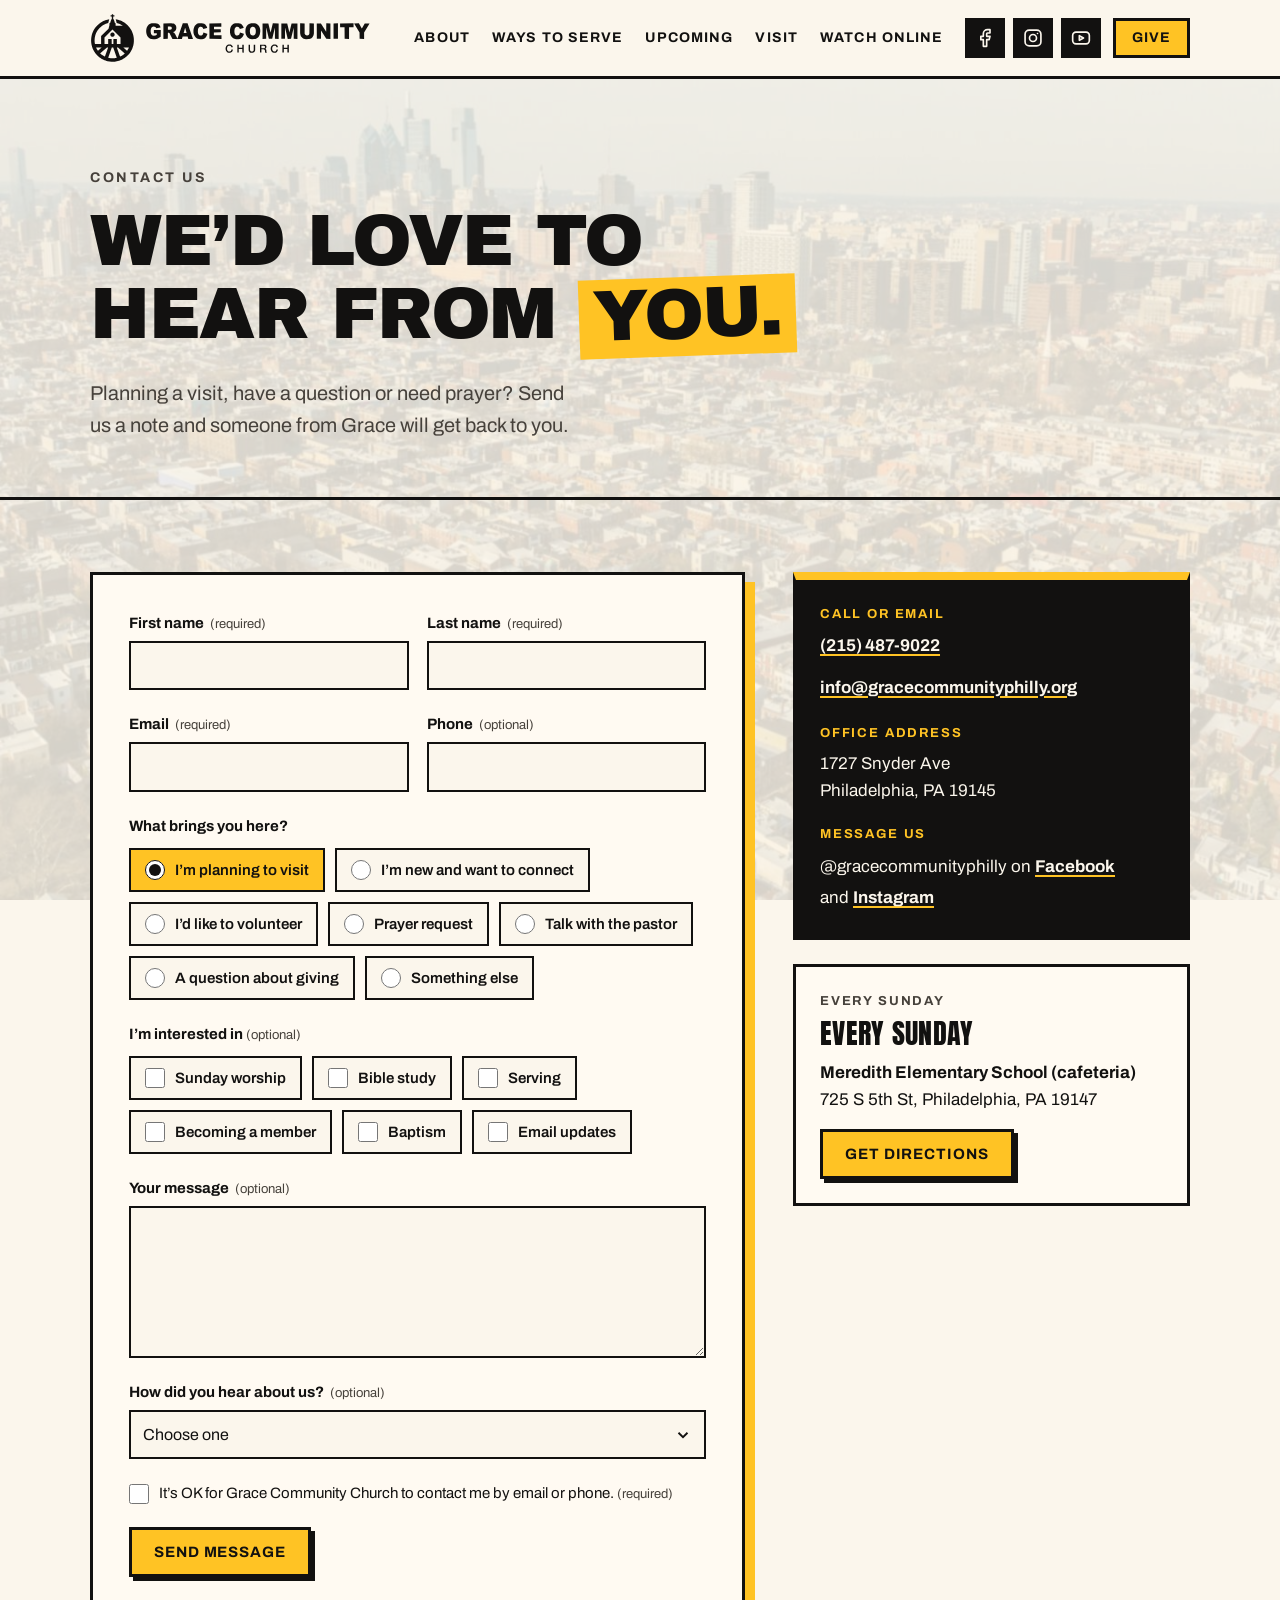
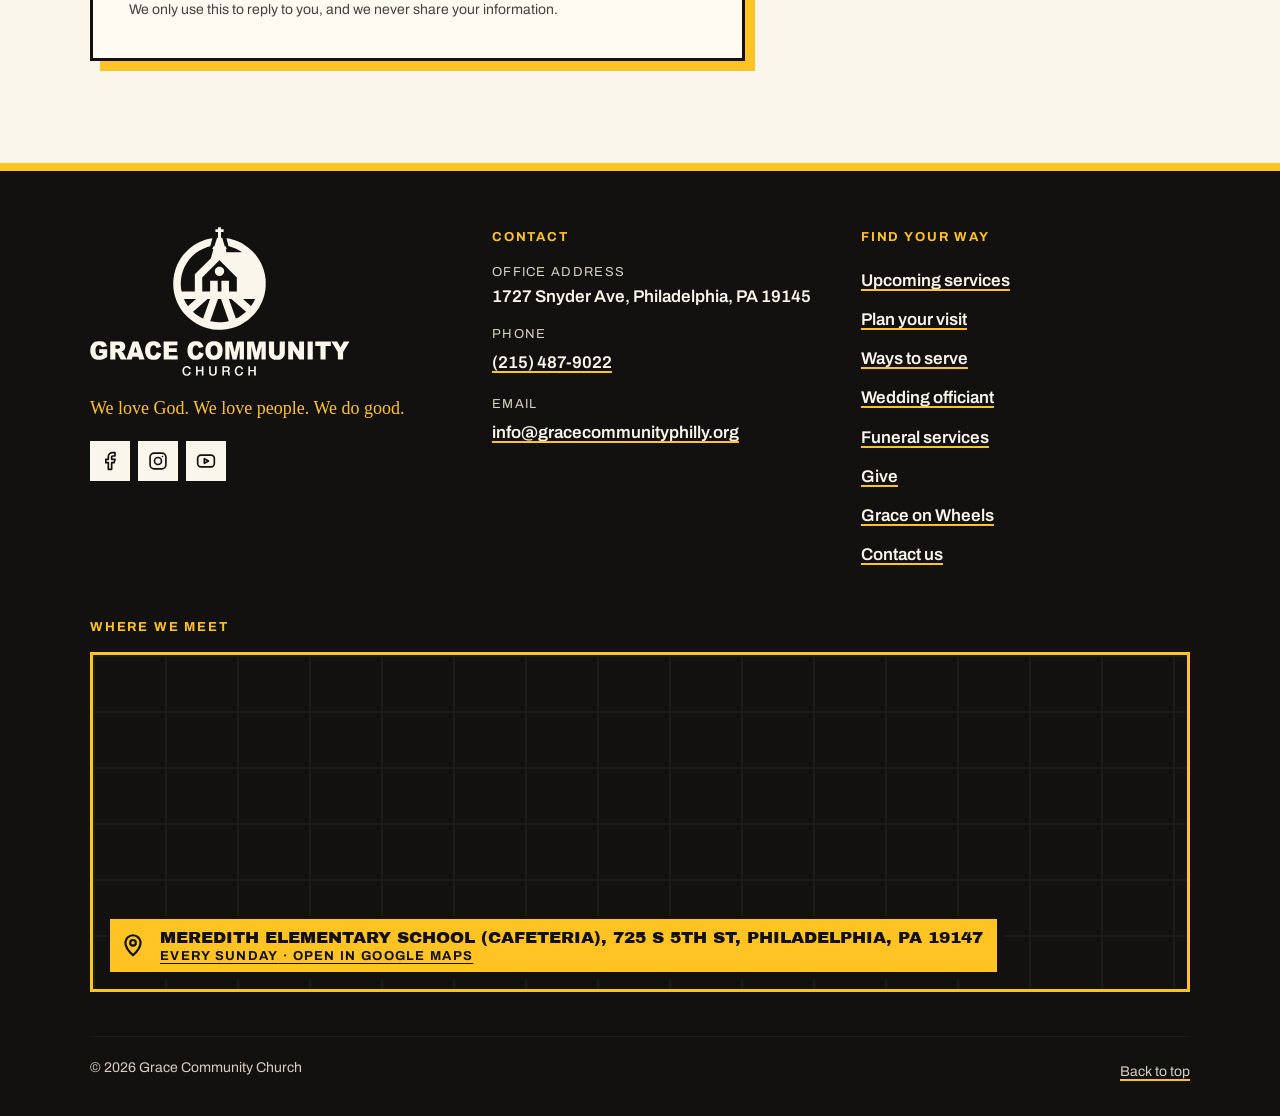
<file: contact.html>
<!DOCTYPE html>
<html lang="en">
<head>
<meta charset="utf-8">
<!-- contact.html: shares its header, footer, CSS (assets/site.css) and script (assets/site.js) with the home page. -->
<meta name="viewport" content="width=device-width, initial-scale=1, viewport-fit=cover">
<title>Contact Us | Grace Community Church, Philadelphia</title>
<meta name="description" content="Questions, prayer requests or planning a visit? Send Grace Community Church a message, call (215) 487-9022 or email info@gracecommunityphilly.org.">
<link rel="canonical" href="https://gracecommunityphilly.org/contact">
<meta property="og:url" content="https://gracecommunityphilly.org/contact">
<meta property="og:type" content="website">
<meta property="og:site_name" content="Grace Community Church">
<meta property="og:title" content="Contact Us | Grace Community Church, Philadelphia">
<meta property="og:description" content="Questions, prayer requests or planning a visit? Send Grace Community Church a message, call (215) 487-9022 or email info@gracecommunityphilly.org.">
<meta property="og:image" content="https://gracecommunityphilly.org/images/share.jpg">
<meta property="og:image:width" content="1200">
<meta property="og:image:height" content="630">
<meta name="twitter:card" content="summary_large_image">
<meta name="theme-color" content="#121110">
<link rel="icon" href="/favicon.ico" sizes="48x48">
<link rel="icon" href="/favicon.svg" type="image/svg+xml">
<link rel="apple-touch-icon" href="/apple-touch-icon.png">
<link rel="preconnect" href="https://fonts.googleapis.com">
<link rel="preconnect" href="https://fonts.gstatic.com" crossorigin>
<link rel="stylesheet" href="https://fonts.googleapis.com/css2?family=Anton&family=Archivo:wght@400;600;700&family=Archivo+Black&family=Permanent+Marker&display=swap">
<link rel="stylesheet" href="/assets/site.css">
<script>document.documentElement.classList.add('js');</script>
</head>
<body>
<a class="skip" href="#main">Skip to main content</a>

<!-- ===== HEADER + MAIN NAVIGATION (the same as the home page; links go back to its sections) ===== -->
<header class="site-header" id="top">
  <div class="wrap">
    <a class="brand" href="/" aria-label="Grace Community Church, home">
      <span class="emblem" aria-hidden="true"></span>
      <span class="wordmark" aria-hidden="true"></span>
    </a>
    <button class="nav-toggle" id="nav-toggle" type="button" aria-expanded="false" aria-controls="site-nav">
      <span class="bars" aria-hidden="true"></span><span id="nav-toggle-text">Menu</span>
    </button>
    <nav class="site-nav" id="site-nav" aria-label="Main">
      <!-- Nav items are in MOBILE order; .d-1 … .d-7 set the desktop order, .m-only items show on mobile only -->
      <ul>
        <li class="m-only"><a href="/#visit">Service times</a></li>
        <li class="d-5"><a href="https://www.facebook.com/gracecommunityphilly/" target="_blank" rel="noopener">Watch online<span class="sr-only"> (opens in a new tab)</span></a></li>
        <li class="d-4"><a href="/#visit">Visit</a></li>
        <li class="m-only"><a href="/#upcoming" data-dir>Get directions</a></li>
        <li class="m-only"><a href="/#expect">What to expect</a></li>
        <li class="d-1"><a href="/#about">About<span class="m-txt"> Grace</span></a></li>
        <li class="d-3"><a href="/#upcoming">Upcoming<span class="m-txt"> services</span></a></li>
        <li class="d-2"><a href="/#serve">Ways to serve</a></li>
        <li class="soc-li d-6"><div class="soc-row"><div class="social">
          <a href="https://www.facebook.com/gracecommunityphilly/" target="_blank" rel="noopener" aria-label="Facebook (opens in a new tab)"><svg viewBox="0 0 24 24" aria-hidden="true"><path d="M18 2h-3a5 5 0 0 0-5 5v3H7v4h3v8h4v-8h3l1-4h-4V7a1 1 0 0 1 1-1h3z"/></svg></a>
          <a href="https://www.instagram.com/gracecommunityphilly/" target="_blank" rel="noopener" aria-label="Instagram (opens in a new tab)"><svg viewBox="0 0 24 24" aria-hidden="true"><rect x="2.5" y="2.5" width="19" height="19" rx="5"/><circle cx="12" cy="12" r="4.2"/><path d="M17.400 6.600h.01"/></svg></a>
          <a href="https://www.youtube.com/@GraceCommunityPhilly" target="_blank" rel="noopener" aria-label="YouTube (opens in a new tab)"><svg viewBox="0 0 24 24" aria-hidden="true"><rect x="2" y="5" width="20" height="14" rx="4"/><path d="M10 9.200v5.600l5-2.800z"/></svg></a>
        </div><a class="btn quiet bs-cta" href="/#bible-study">Bible study</a></div></li>
        <li class="give-li d-7"><a class="btn" href="/give">Give</a></li>
        <li class="m-only"><a href="/wedding-officiant">Weddings</a></li>
        <li class="m-only"><a href="/funerals">Funerals</a></li>
      </ul>
    </nav>
  </div>
</header>

<!--
  CONTACT (contact.html)
    [1] Page heading
    [2] Form #contact-form. Where it sends is set by SITE.formEndpoint in assets/site.js
        (Google Apps Script → the "Contact" tab of the church's Google Sheet, plus an email to info@).
        No address set = it opens the visitor's email app with the message filled in, addressed to info@.
        Links can pre-select a reason: contact.html?reason=giving (the data-key of a reason below).
    [3] Other ways to reach us, and this Sunday's time and place (filled in from SITE.meetingPlaces)
-->
<main id="main">

<header class="page-hero">
  <div class="wrap">
    <p class="eyebrow">Contact us</p>
    <h1>We’d love to hear from <span class="hl">you.</span></h1>
    <p class="lede">Planning a visit, have a question or need prayer? Send us a note and someone from Grace will get back to&nbsp;you.</p>
  </div>
</header>

<section class="section first-sec" aria-label="Contact form and details">
  <div class="wrap contact-grid">
    <div>
      <form class="form" id="contact-form" novalidate data-form="contact" data-done="f-done" data-subject="Message from the website">
        <div class="f-row two">
          <label>First name <span class="req">(required)</span><input id="c-first" name="first_name" data-label="First name" autocomplete="given-name" required></label>
          <label>Last name <span class="req">(required)</span><input id="c-last" name="last_name" data-label="Last name" autocomplete="family-name" required></label>
        </div>
        <div class="f-row two">
          <label>Email <span class="req">(required)</span><input type="email" id="c-email" name="email" data-label="Email" autocomplete="email" required></label>
          <label>Phone <span class="opt">(optional)</span><input type="tel" id="c-phone" name="phone" data-label="Phone" autocomplete="tel"></label>
        </div>
        <fieldset class="f-row">
          <legend>What brings you here?</legend>
          <div class="choices">
            <label class="choice"><input type="radio" name="reason" value="Planning to visit" data-key="visit" checked><span>I’m planning to visit</span></label>
            <label class="choice"><input type="radio" name="reason" value="New and want to connect" data-key="connect"><span>I’m new and want to connect</span></label>
            <label class="choice"><input type="radio" name="reason" value="Volunteer" data-key="volunteer"><span>I’d like to volunteer</span></label>
            <label class="choice"><input type="radio" name="reason" value="Prayer request" data-key="prayer"><span>Prayer request</span></label>
            <label class="choice"><input type="radio" name="reason" value="Talk with the pastor" data-key="pastor"><span>Talk with the pastor</span></label>
            <label class="choice"><input type="radio" name="reason" value="Giving question" data-key="giving"><span>A question about giving</span></label>
            <label class="choice"><input type="radio" name="reason" value="Something else" data-key="other"><span>Something else</span></label>
          </div>
        </fieldset>
        <fieldset class="f-row">
          <legend>I’m interested in <span class="opt">(optional)</span></legend>
          <div class="choices">
            <label class="choice"><input type="checkbox" name="interests" value="Sunday worship"><span>Sunday worship</span></label>
            <label class="choice"><input type="checkbox" name="interests" value="Bible study"><span>Bible study</span></label>
            <label class="choice"><input type="checkbox" name="interests" value="Serving"><span>Serving</span></label>
            <label class="choice"><input type="checkbox" name="interests" value="Membership"><span>Becoming a member</span></label>
            <label class="choice"><input type="checkbox" name="interests" value="Baptism"><span>Baptism</span></label>
            <label class="choice"><input type="checkbox" name="interests" value="Email updates"><span>Email updates</span></label>
          </div>
        </fieldset>
        <label class="f-row">Your message <span class="opt">(optional)</span><textarea id="c-message" name="message" data-label="Message" rows="5"></textarea></label>
        <label class="f-row">How did you hear about us? <span class="opt">(optional)</span>
          <select id="c-heard" name="heard_from" data-label="Heard about us from">
            <option value="">Choose one</option>
            <option>A friend or family member</option>
            <option>Facebook</option>
            <option>Instagram</option>
            <option>Google search</option>
            <option>A flyer or event</option>
            <option>Other</option>
          </select>
        </label>
        <label class="choice consent"><input type="checkbox" id="c-consent" name="consent" value="yes" data-label="OK to contact" required><span>It’s OK for Grace Community Church to contact me by email or phone. <span class="req">(required)</span></span></label>
        <div class="hp" aria-hidden="true"><label>Leave this empty <input name="website" tabindex="-1" autocomplete="off"></label></div>
        <p class="f-error" role="alert" hidden></p>
        <button class="btn" type="submit">Send message</button>
        <p class="fine">We only use this to reply to you, and we never share your information.</p>
      </form>
      <div class="f-done" id="f-done" tabindex="-1" hidden>
        <h2>Thank you!</h2>
        <p class="done-msg">We got your message and will be in touch soon.</p>
        <a class="btn quiet" href="/">Back to the home page</a>
      </div>
    </div>

    <aside class="contact-side">
      <div class="side-card band">
        <h2 class="label">Call or email</h2>
        <p><a href="tel:+12154879022">(215)&nbsp;487-9022</a></p>
        <p><a href="mailto:info@gracecommunityphilly.org">info@gracecommunityphilly.org</a></p>
        <h2 class="label">Office address</h2>
        <p>1727 Snyder Ave<br>Philadelphia, PA&nbsp;19145</p>
        <h2 class="label">Message us</h2>
        <p>@gracecommunityphilly on <a href="https://www.facebook.com/gracecommunityphilly/" target="_blank" rel="noopener">Facebook<span class="sr-only"> (opens in a new tab)</span></a> and <a href="https://www.instagram.com/gracecommunityphilly/" target="_blank" rel="noopener">Instagram<span class="sr-only"> (opens in a new tab)</span></a></p>
      </div>
      <div class="side-card">
        <h2 class="label" data-sun="label">Every Sunday</h2>
        <p class="side-big" data-sun="when">12:00&nbsp;PM</p>
        <p><b data-sun="name">Meredith Elementary School (cafeteria)</b><br><span data-sun="address">725&nbsp;S&nbsp;5th&nbsp;St, Philadelphia, PA&nbsp;19147</span></p>
        <a class="btn" href="/#upcoming" data-dir>Get directions</a>
      </div>
    </aside>
  </div>
</section>

</main>

<!-- ===== [11] FOOTER: logo, contact, quick links, map ===== -->
<footer class="band site-footer">
  <div class="wrap">
    <div class="foot-grid">
      <div class="foot-brand">
        <span class="lockup" role="img" aria-label="Grace Community Church"></span>
        <p>We love God. We love people. We do good.</p>
        <div class="social">
          <a href="https://www.facebook.com/gracecommunityphilly/" target="_blank" rel="noopener" aria-label="Facebook (opens in a new tab)"><svg viewBox="0 0 24 24" aria-hidden="true"><path d="M18 2h-3a5 5 0 0 0-5 5v3H7v4h3v8h4v-8h3l1-4h-4V7a1 1 0 0 1 1-1h3z"/></svg></a>
          <a href="https://www.instagram.com/gracecommunityphilly/" target="_blank" rel="noopener" aria-label="Instagram (opens in a new tab)"><svg viewBox="0 0 24 24" aria-hidden="true"><rect x="2.5" y="2.5" width="19" height="19" rx="5"/><circle cx="12" cy="12" r="4.2"/><path d="M17.400 6.600h.01"/></svg></a>
          <a href="https://www.youtube.com/@GraceCommunityPhilly" target="_blank" rel="noopener" aria-label="YouTube (opens in a new tab)"><svg viewBox="0 0 24 24" aria-hidden="true"><rect x="2" y="5" width="20" height="14" rx="4"/><path d="M10 9.200v5.600l5-2.800z"/></svg></a>
        </div>
      </div>
      <div>
        <h2>Contact</h2>
        <dl class="contact">
          <div><dt>Office address</dt><dd>1727 Snyder Ave, Philadelphia, PA&nbsp;19145</dd></div>
          <div><dt>Phone</dt><dd><a href="tel:+12154879022">(215) 487-9022</a></dd></div>
          <div><dt>Email</dt><dd><a href="mailto:info@gracecommunityphilly.org">info@gracecommunityphilly.org</a></dd></div>
        </dl>
      </div>
      <div>
        <h2>Find your way</h2>
        <ul class="foot-links">
          <li><a href="/#upcoming">Upcoming services</a></li>
          <li><a href="/#visit">Plan your visit</a></li>
          <li><a href="/#serve">Ways to serve</a></li>
          <li><a href="/wedding-officiant">Wedding officiant</a></li>
          <li><a href="/funerals">Funeral services</a></li>
          <li><a href="/give">Give</a></li>
          <li><a href="/graceonwheels">Grace on Wheels</a></li>
          <li><a href="/contact">Contact us</a></li>
        </ul>
      </div>
    </div>
    <!-- Map: the script swaps in this Sunday's place (from SITE.meetingPlaces) and embeds a Google map -->
    <h2 class="map-h" id="map-h">Where we meet this Sunday</h2>
    <div class="foot-map" id="map">
      <a class="map-link" id="map-link" href="https://www.google.com/maps/search/?api=1&amp;query=Meredith+Elementary+School%2C+725+S+5th+St%2C+Philadelphia%2C+PA+19147" target="_blank" rel="noopener">
        <span class="map-card">
          <svg viewBox="0 0 24 24" aria-hidden="true"><path d="M12 21.5s-7-6.1-7-11.5a7 7 0 0 1 14 0c0 5.400-7 11.500-7 11.500z"/><circle cx="12" cy="10" r="2.6"/></svg>
          <span><b id="map-place">Meredith Elementary School (cafeteria), 725&nbsp;S&nbsp;5th&nbsp;St, Philadelphia, PA&nbsp;19147</b><i><span id="map-when">Our Sunday home from November&nbsp;15</span>&nbsp;· Open in Google Maps<span class="sr-only"> (opens in a new tab)</span></i></span>
        </span>
      </a>
    </div>
    <div class="foot-base">
      <span>© <span id="year">2026</span> Grace Community Church</span>
      <a href="#top">Back to top</a>
    </div>
  </div>
</footer>
<!-- ===== /[11] END FOOTER ===== -->

<script src="/assets/site.js?v=20261102"></script>
</body>
</html>
</file>
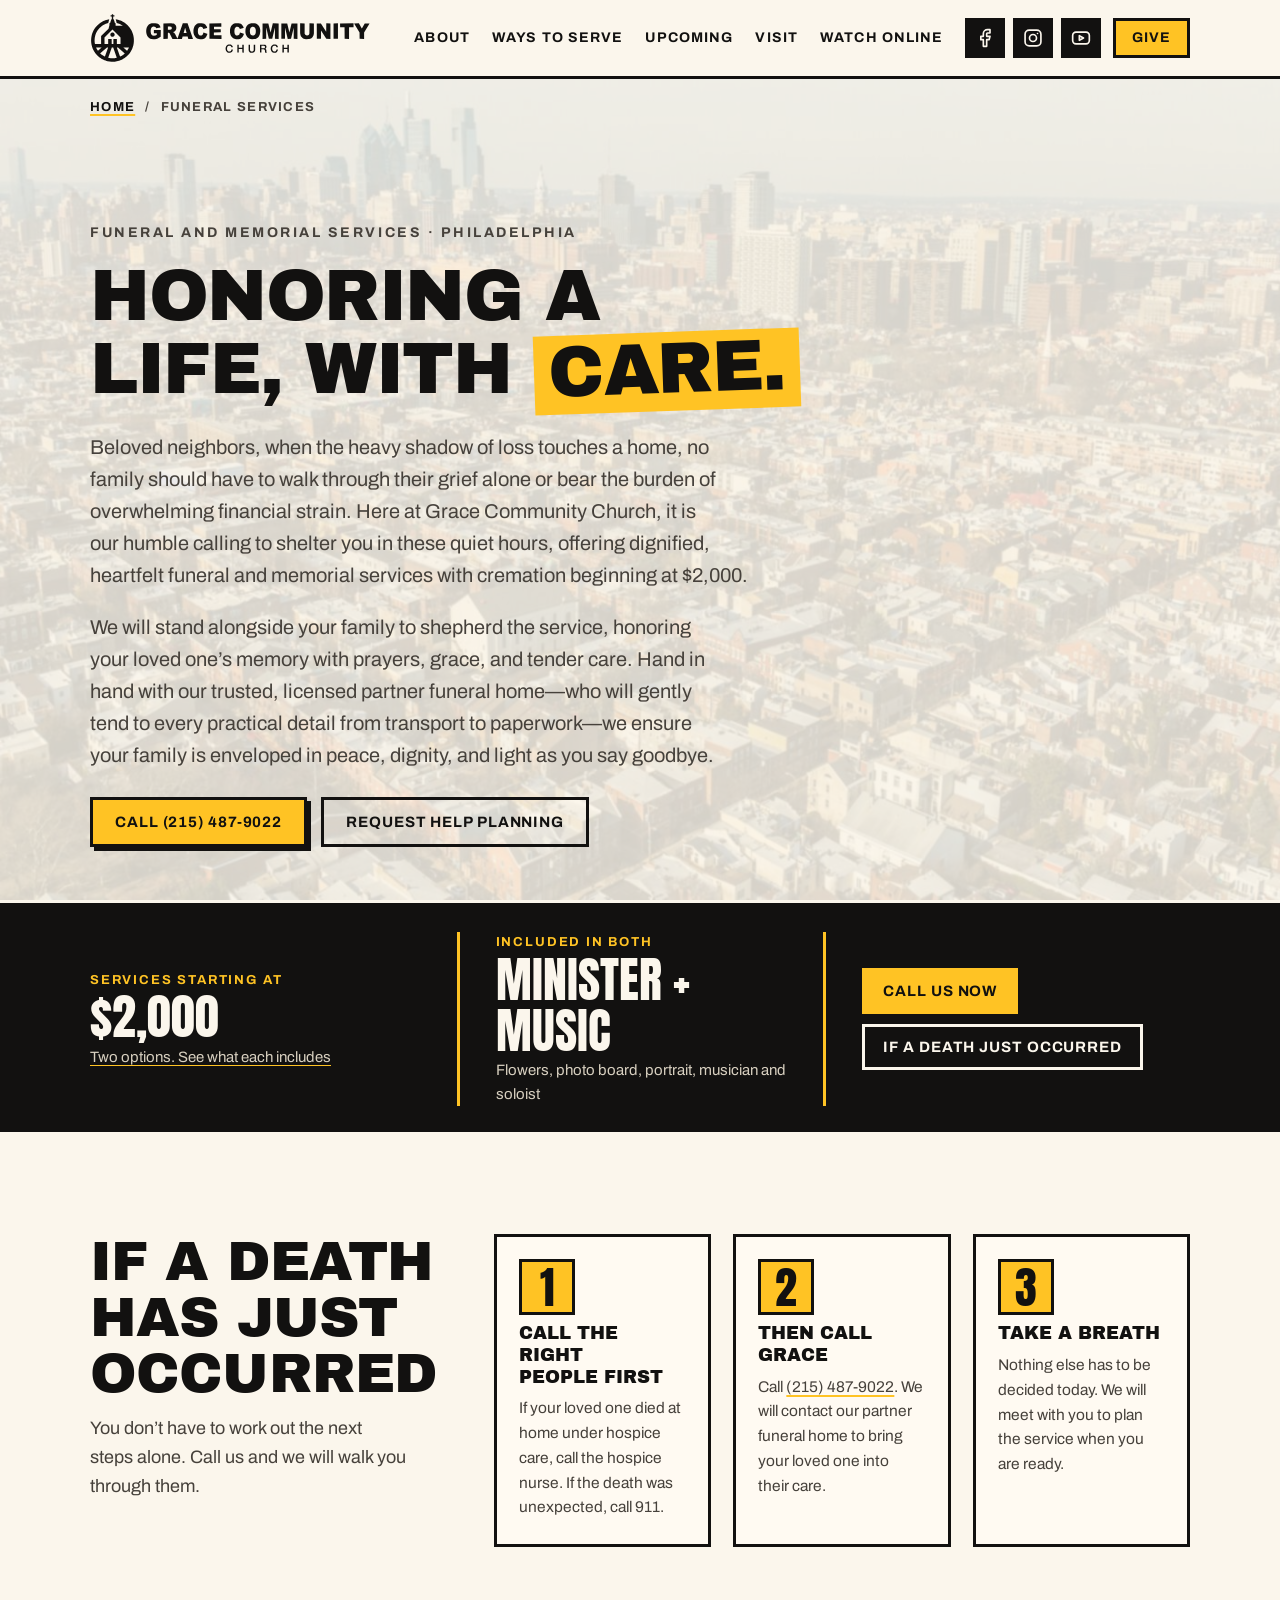
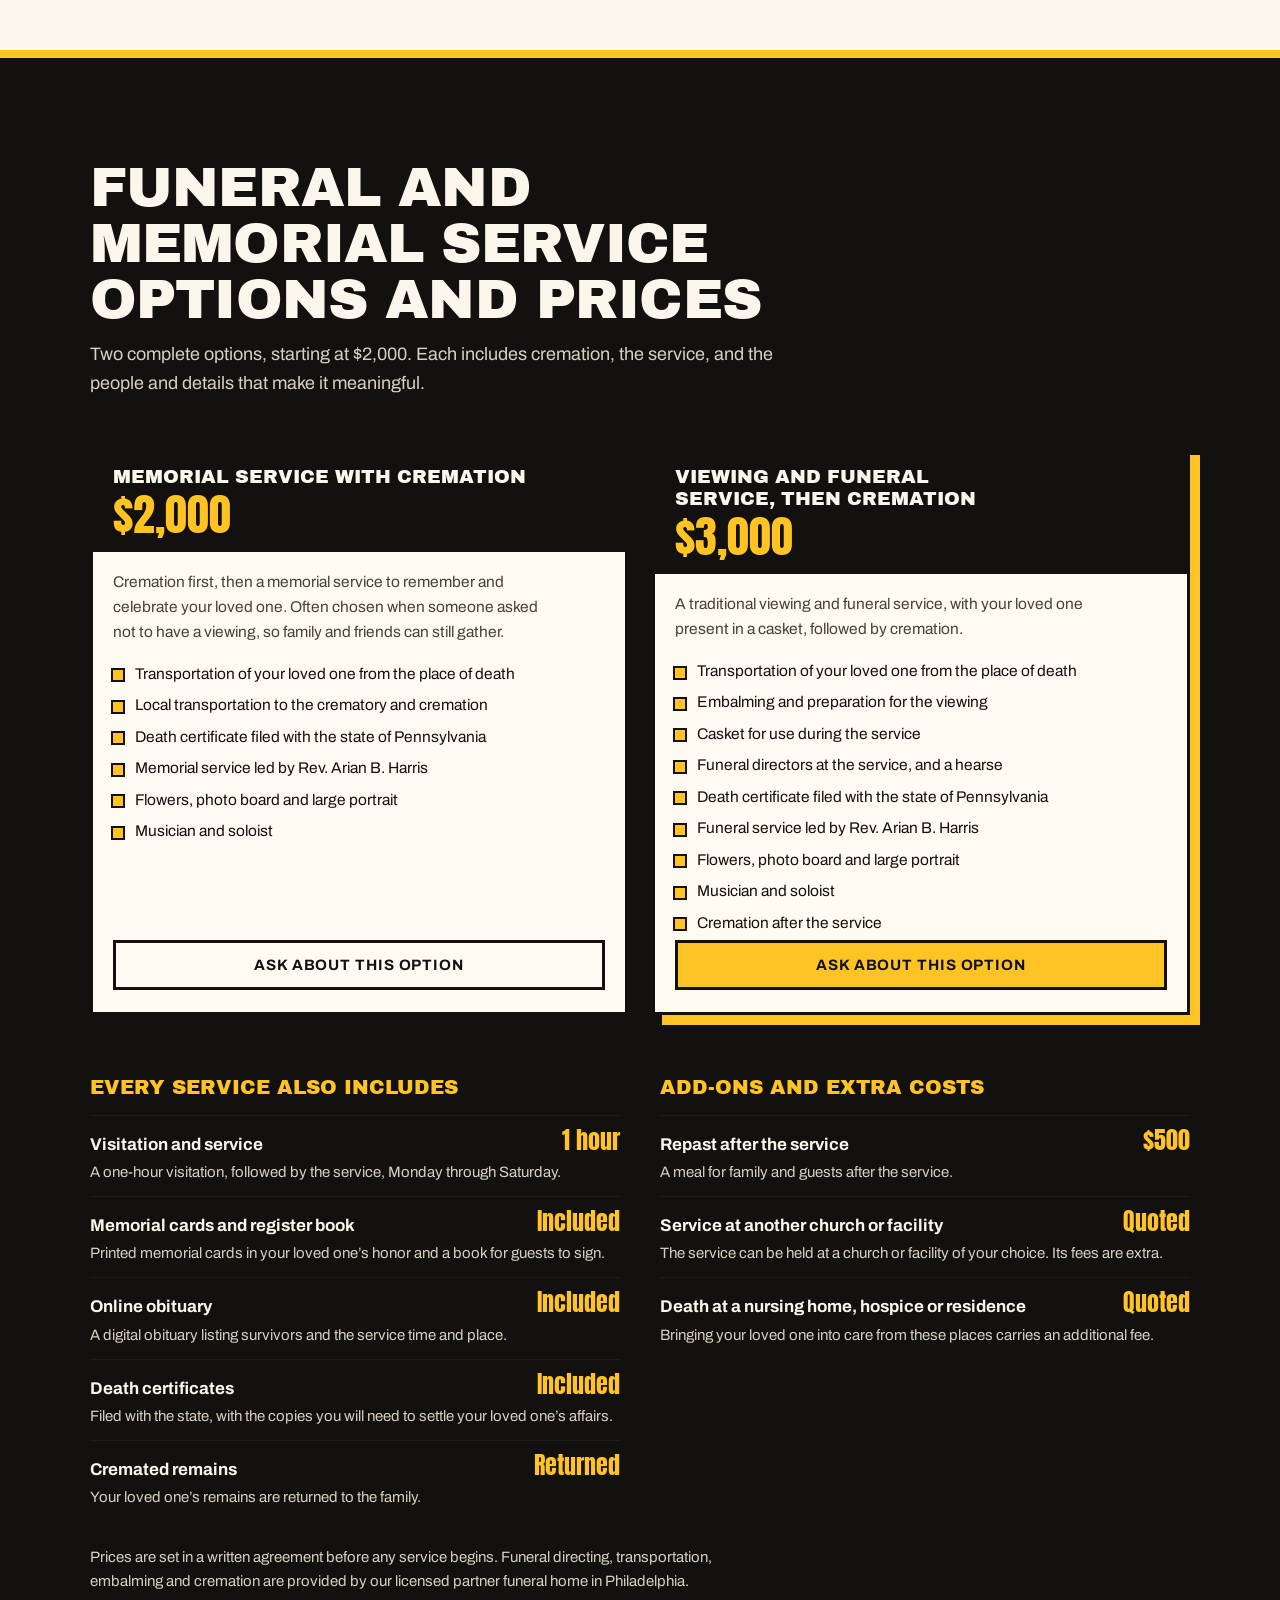
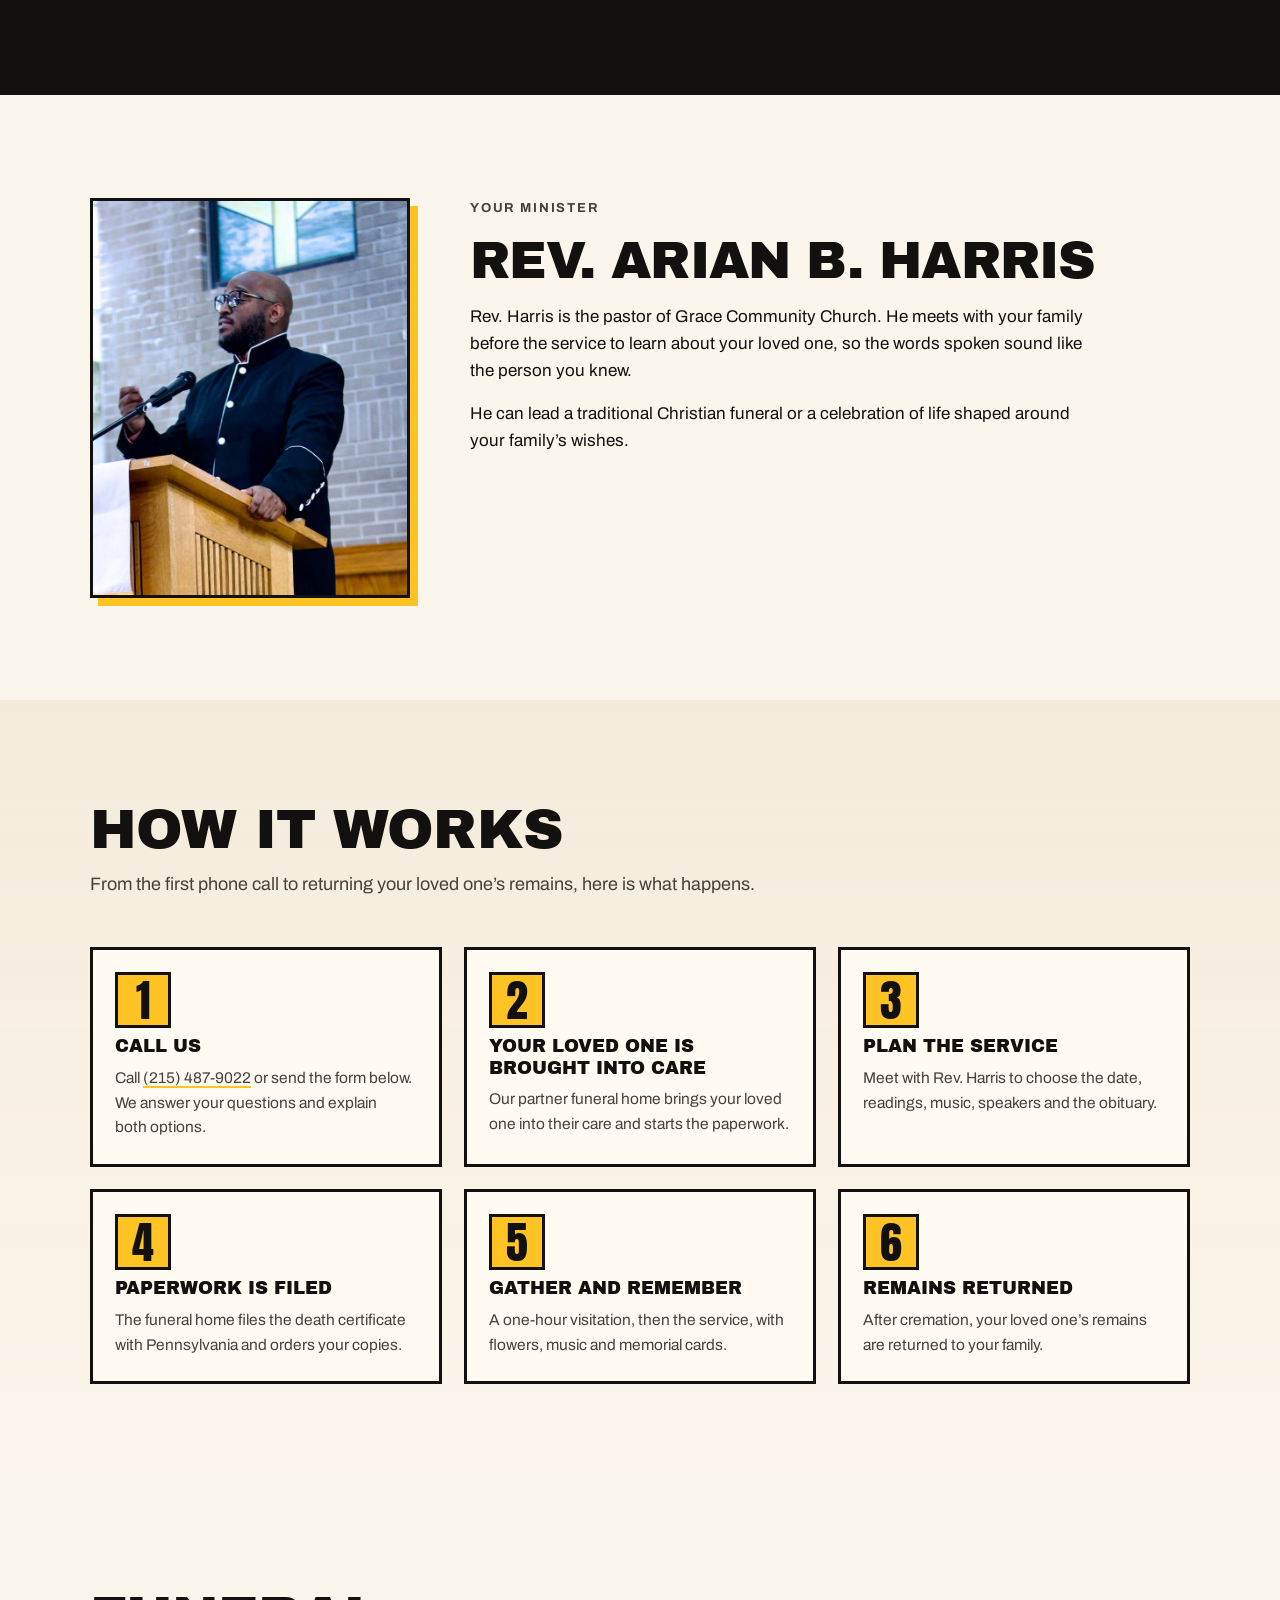
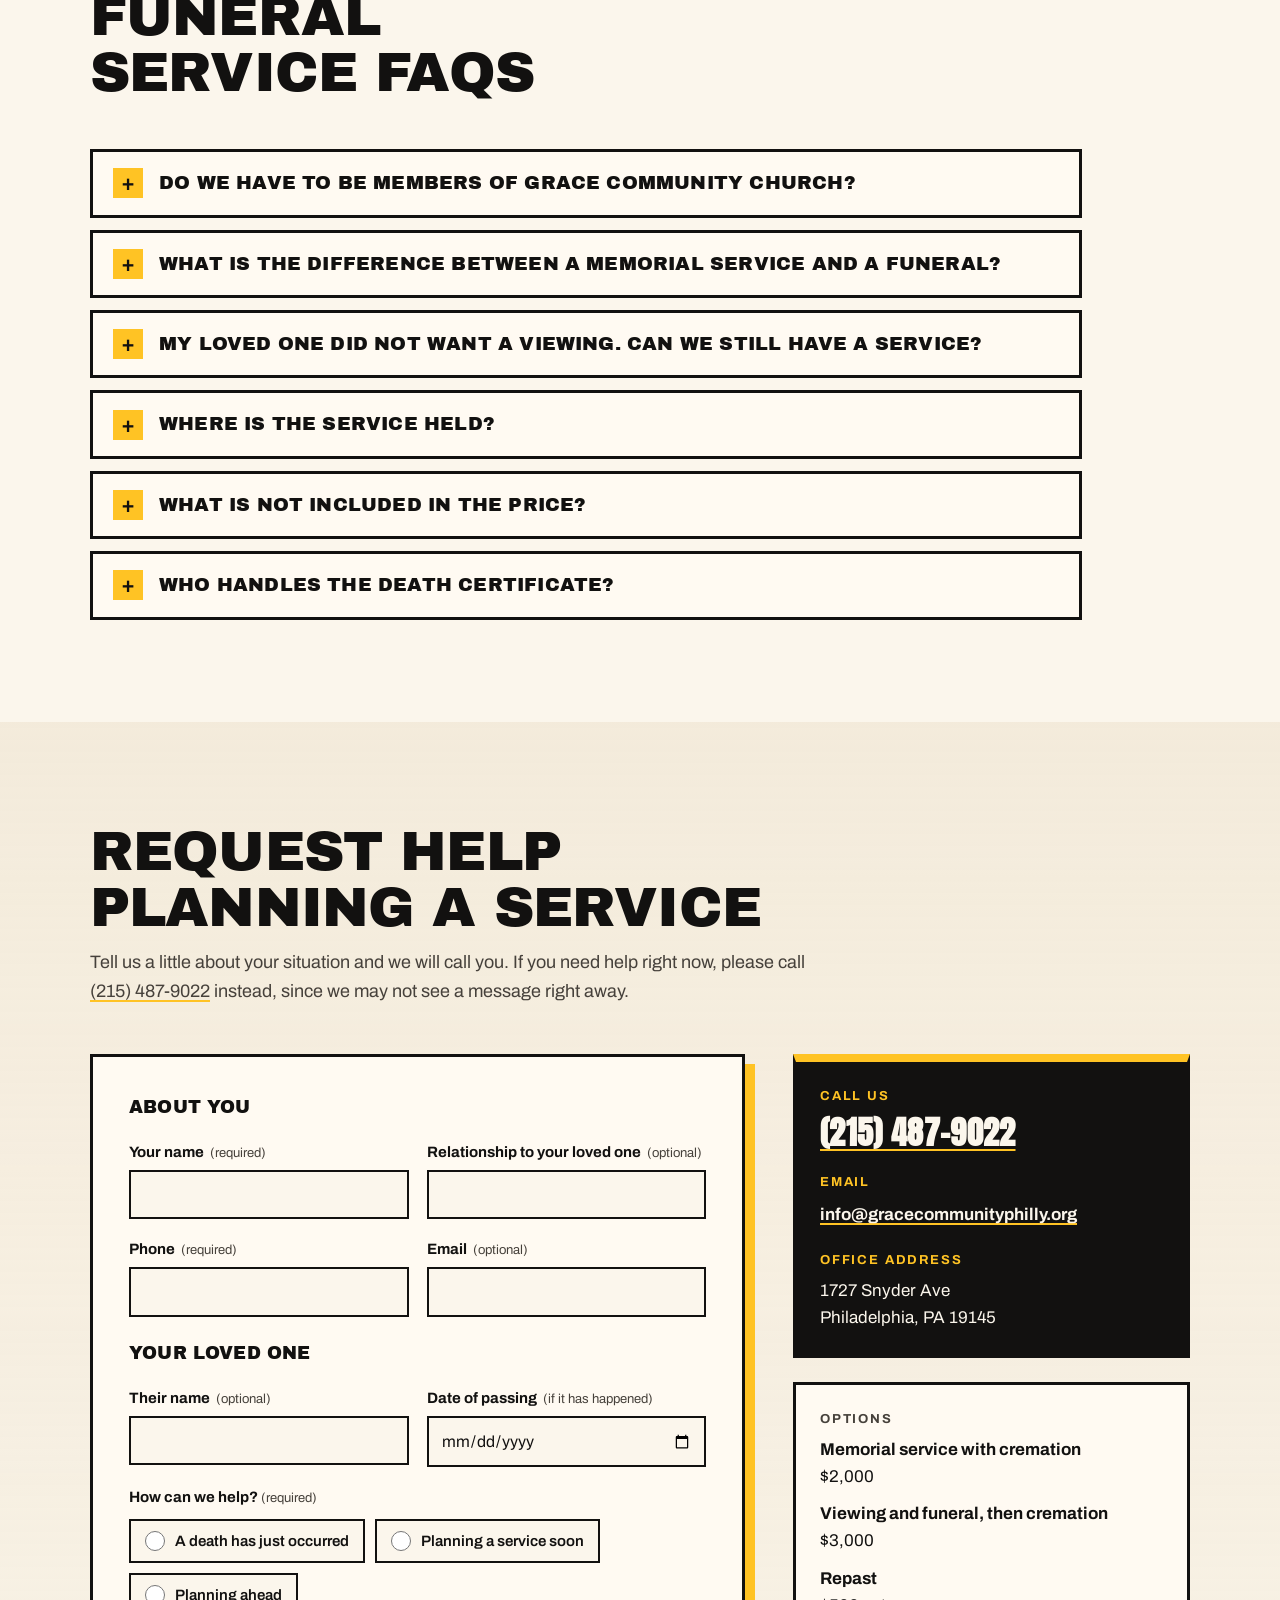
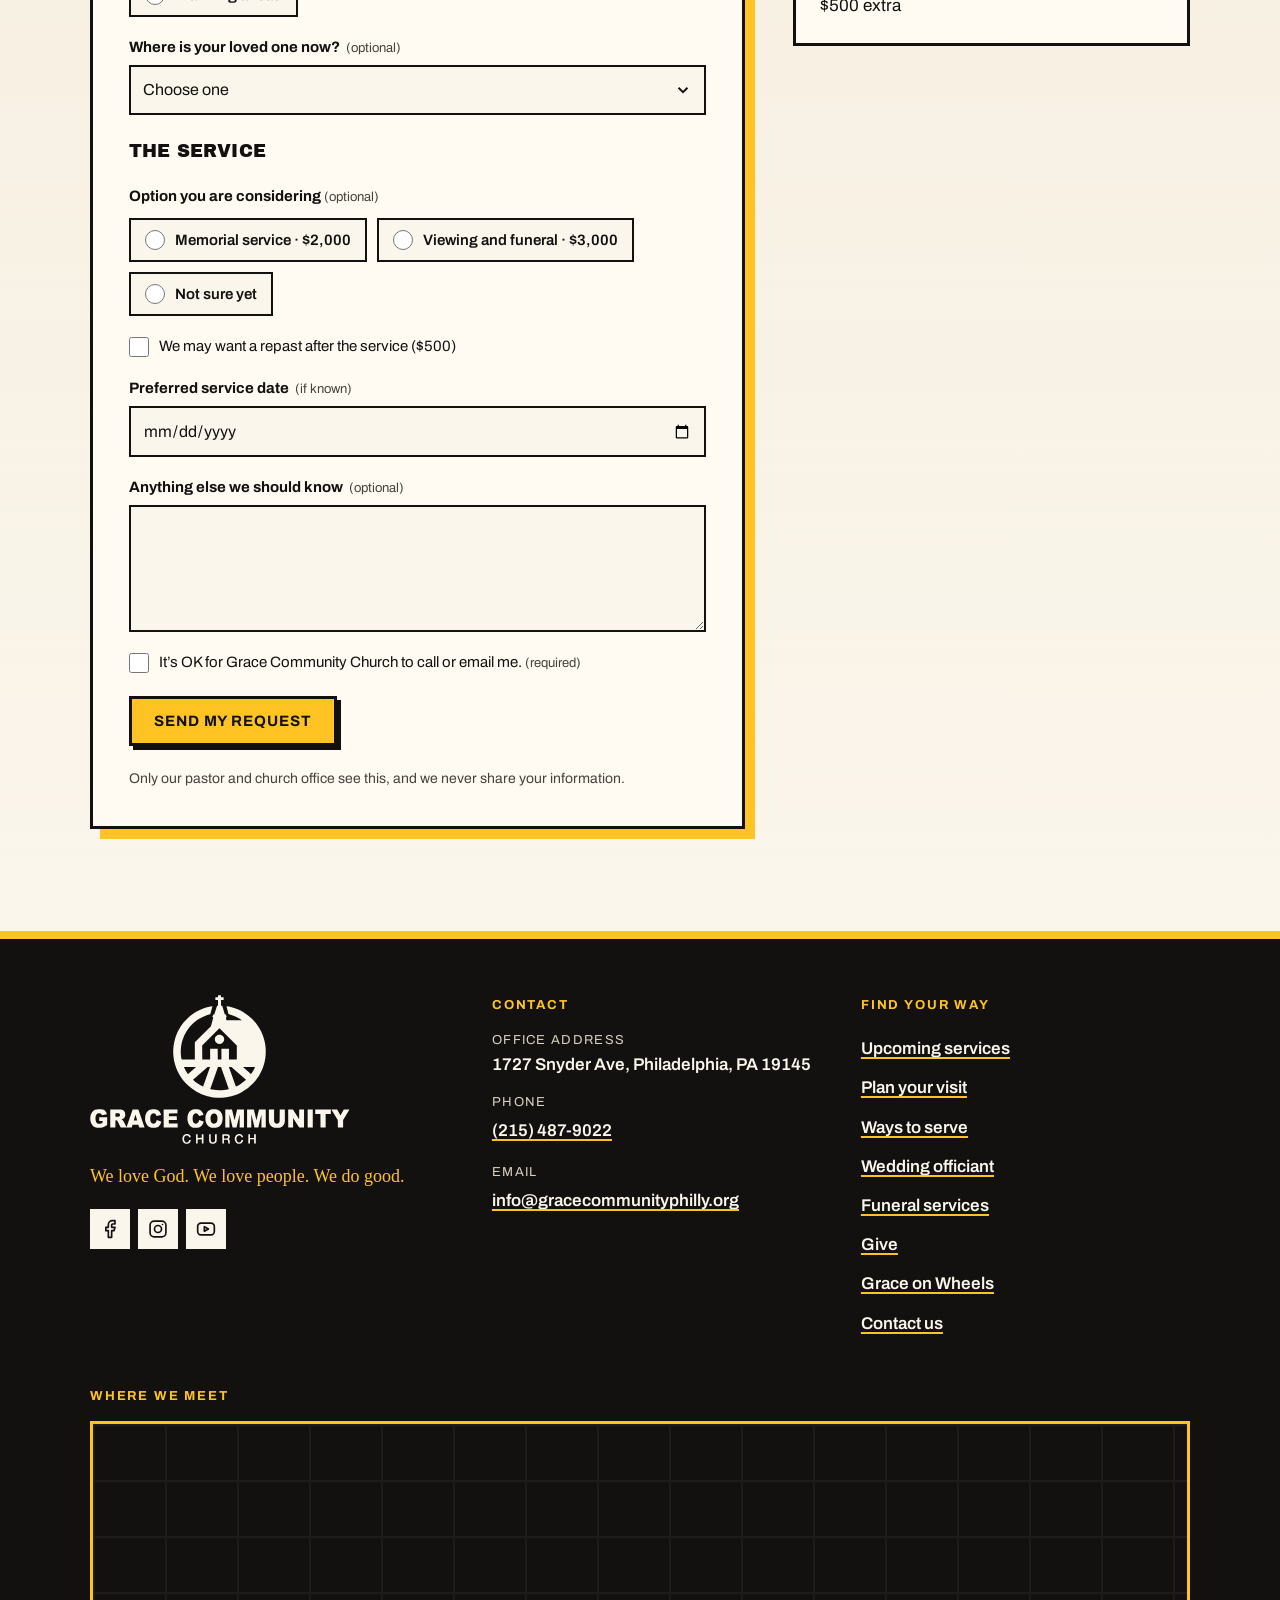
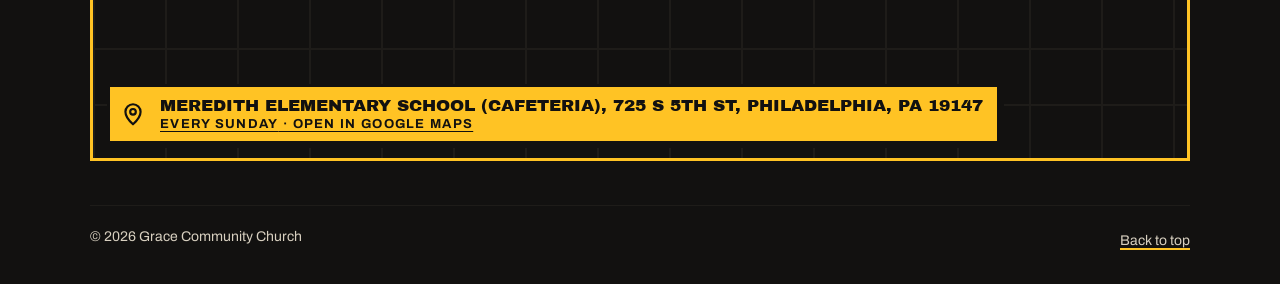
<file: funerals.html>
<!DOCTYPE html>
<html lang="en-US">
<head>
<meta charset="utf-8">
<!-- funerals.html: shares its header, footer, CSS (assets/site.css) and script (assets/site.js) with the home page. Page-only styles are in the <style> block below. -->
<meta name="viewport" content="width=device-width, initial-scale=1, viewport-fit=cover">
<title>Funeral Services in Philadelphia Starting at $2,000 | Grace</title>
<meta name="description" content="Affordable funeral and memorial services with cremation in Philadelphia, starting at $2,000, led by Rev. Arian B. Harris of Grace Community Church.">
<meta name="robots" content="index, follow, max-image-preview:large">
<link rel="canonical" href="https://gracecommunityphilly.org/funerals">
<meta property="og:url" content="https://gracecommunityphilly.org/funerals">
<meta property="og:type" content="website">
<meta property="og:site_name" content="Grace Community Church">
<meta property="og:locale" content="en_US">
<meta property="og:title" content="Funeral & Memorial Services in Philadelphia, Starting at $2,000">
<meta property="og:description" content="Affordable funeral and memorial services with cremation in Philadelphia, starting at $2,000, led by Rev. Arian B. Harris of Grace Community Church.">
<meta property="og:image" content="https://gracecommunityphilly.org/images/share.jpg">
<meta property="og:image:width" content="1200">
<meta property="og:image:height" content="630">
<meta name="twitter:card" content="summary_large_image">
<meta name="twitter:title" content="Funeral & Memorial Services in Philadelphia, Starting at $2,000">
<meta name="twitter:description" content="Affordable funeral and memorial services with cremation in Philadelphia, starting at $2,000, led by Rev. Arian B. Harris of Grace Community Church.">
<meta name="twitter:image" content="https://gracecommunityphilly.org/images/share.jpg">
<meta name="theme-color" content="#121110">
<meta name="geo.region" content="US-PA">
<meta name="geo.placename" content="Philadelphia">
<link rel="icon" href="/favicon.ico" sizes="48x48">
<link rel="icon" href="/favicon.svg" type="image/svg+xml">
<link rel="apple-touch-icon" href="/apple-touch-icon.png">
<link rel="preconnect" href="https://fonts.googleapis.com">
<link rel="preconnect" href="https://fonts.gstatic.com" crossorigin>
<link rel="stylesheet" href="https://fonts.googleapis.com/css2?family=Anton&family=Archivo:ital,wght@0,400;0,600;0,700;1,400&family=Archivo+Black&family=Permanent+Marker&family=Source+Serif+4:ital,wght@1,400;1,500&display=swap">
<link rel="stylesheet" href="/assets/site.css">
<style>
/* ===== Wedding officiant pages (wedding-officiant.html, wedding-questionnaire.html) ===== */
.crumbs { padding-top: 18px; }
.crumbs ol { display: flex; flex-wrap: wrap; gap: 4px 0; list-style: none; padding: 0; margin: 0; font-size: .8125rem; font-weight: 700; text-transform: uppercase; letter-spacing: .1em; color: var(--ink-soft); }
.crumbs li + li::before { content: "/"; margin: 0 10px; color: var(--ink-soft); }
.crumbs a { color: var(--ink); }
.hero.wed .hero-inner { padding-block: clamp(20px, 4vw, 48px) clamp(36px, 5vw, 64px); }
.hero.wed .slide { visibility: visible; opacity: 1; }
.ticket .when.yrs { font-size: clamp(3.5rem, 8vw, 5rem); }
.prose { display: grid; gap: 16px; }
.prose p { max-width: 62ch; }
.prose .label { color: var(--ink-soft); }
.bio-h { font-family: var(--display); font-weight: 400; text-transform: uppercase; font-size: clamp(2rem, 5vw, 3.25rem); line-height: 1; letter-spacing: -.015em; }
.bio { display: grid; grid-template-columns: minmax(0, 320px) minmax(0, 1fr); gap: clamp(28px, 5vw, 60px); align-items: start; }
.bio .photo-slot { max-width: 320px; }
.facts { display: grid; grid-template-columns: repeat(3, minmax(0, 1fr)); background: var(--band); color: var(--on-band); margin: 8px 0 0; padding: 0; list-style: none; }
.facts li { padding: 18px 16px; display: grid; gap: 2px; text-align: center; }
.facts li + li { border-left: 3px solid var(--sun); }
.facts strong { font-family: var(--tall); font-weight: 400; font-size: clamp(1.75rem, 3.6vw, 2.5rem); line-height: 1.05; color: var(--sun); text-transform: uppercase; }
.facts span { font-size: .875rem; color: var(--on-band-soft); line-height: 1.35; }
@media (max-width: 760px) { .bio { grid-template-columns: minmax(0, 1fr); } .bio .photo-slot { max-width: 260px; } }
@media (max-width: 520px) { .facts { grid-template-columns: minmax(0, 1fr); } .facts li + li { border-left: 0; border-top: 3px solid var(--sun); } }

.cer-grid { display: grid; grid-template-columns: repeat(2, minmax(0, 1fr)); gap: clamp(20px, 3vw, 36px); }
.cer { margin: 0; border: 3px solid var(--edge); background: var(--card); box-shadow: 8px 8px 0 var(--sun); }
.cer img { width: 100%; aspect-ratio: 4 / 3; object-fit: cover; }
.cer figcaption { padding: 10px 14px; font-weight: 700; font-size: .875rem; text-transform: uppercase; letter-spacing: .08em; border-top: 3px solid var(--edge); }
@media (max-width: 600px) { .cer-grid { grid-template-columns: minmax(0, 1fr); } .cer { box-shadow: 5px 5px 0 var(--sun); } }

.pkgs { display: grid; grid-template-columns: repeat(4, minmax(0, 1fr)); gap: 24px; align-items: stretch; }
.pkg { background: var(--card); color: var(--ink); border: 3px solid var(--edge); display: flex; flex-direction: column; min-width: 0; position: relative; }
.pkg.feat { box-shadow: 10px 10px 0 var(--sun); }
.pkg .flag { position: absolute; top: -16px; right: 14px; font-family: var(--marker); background: var(--sun); color: var(--on-sun); padding: 2px 12px; transform: rotate(3deg); font-size: 1rem; }
.pkg-top { background: var(--band); color: var(--on-band); padding: 18px 20px 16px; display: grid; gap: 4px; }
.pkg-top h3 { font-family: var(--display); font-weight: 400; font-size: 1.1875rem; line-height: 1.15; text-transform: uppercase; }
.pkg-top .price { font-family: var(--tall); font-size: 2.75rem; line-height: 1; color: var(--sun); }
.pkg ul { padding: 18px 20px 6px; margin: 0; list-style: none; display: grid; gap: 9px; flex: 1; align-content: start; }
.pkg li { padding-left: 22px; position: relative; font-size: .9688rem; line-height: 1.45; }
.pkg li::before { content: ""; position: absolute; left: 0; top: .5em; width: 10px; height: 10px; background: var(--sun); outline: 2px solid var(--ink); }
.pkg .fit { padding: 0 20px 14px; color: var(--ink-soft); font-size: .9063rem; font-style: italic; font-family: var(--serif); }
.pkg .btn { margin: 0 20px 22px; }
.pkg .btn.quiet { color: var(--ink); border-color: var(--ink); background: transparent; }
.pkg .btn.quiet:hover { background: var(--ink); color: var(--paper); border-color: var(--ink); }
.pkg .btn:not(.quiet) { border-color: var(--ink); }
@media (max-width: 1100px) { .pkgs { grid-template-columns: repeat(2, minmax(0, 1fr)); gap: 30px 24px; } }
@media (max-width: 600px) { .pkgs { grid-template-columns: minmax(0, 1fr); } .pkg.feat { box-shadow: 6px 6px 0 var(--sun); } }

.addons { margin-top: clamp(36px, 5vw, 56px); display: grid; grid-template-columns: minmax(0, 1fr) minmax(0, 1fr); gap: 28px 40px; }
.addons h3 { font-family: var(--display); font-weight: 400; text-transform: uppercase; font-size: 1.25rem; margin-bottom: 12px; color: var(--sun); }
.rows { display: grid; margin: 0; }
.rows > div { display: grid; grid-template-columns: minmax(0, 1fr) auto; gap: 2px 16px; padding-block: 12px; border-top: 1px solid var(--band-2); align-items: baseline; }
.rows dt { font-weight: 700; }
.rows dd { margin: 0; }
.rows dd.p { font-family: var(--tall); font-size: 1.5rem; line-height: 1; color: var(--sun); white-space: nowrap; }
.rows dd.n { grid-column: 1 / -1; color: var(--on-band-soft); font-size: .9375rem; }
.small-print { margin-top: 24px; color: var(--on-band-soft); font-size: .9375rem; max-width: 70ch; }
@media (max-width: 760px) { .addons { grid-template-columns: minmax(0, 1fr); } }

.wsteps { display: grid; grid-template-columns: repeat(3, minmax(0, 1fr)); gap: 22px; counter-reset: s; list-style: none; padding: 0; margin: 0; }
.wsteps li { counter-increment: s; background: var(--card); border: 3px solid var(--edge); padding: 22px 22px 24px; display: grid; gap: 8px; align-content: start; }
.wsteps li::before { content: counter(s); font-family: var(--tall); font-size: 2.75rem; line-height: 1; color: var(--on-sun); background: var(--sun); width: 56px; height: 56px; display: grid; place-items: center; border: 3px solid var(--ink); }
.wsteps h3 { font-family: var(--display); font-weight: 400; text-transform: uppercase; font-size: 1.125rem; line-height: 1.2; }
.wsteps p { color: var(--ink-soft); font-size: .9688rem; }
@media (max-width: 900px) { .wsteps { grid-template-columns: repeat(2, minmax(0, 1fr)); } }
@media (max-width: 560px) { .wsteps { grid-template-columns: minmax(0, 1fr); } }

.lic { display: grid; grid-template-columns: minmax(0, 5fr) minmax(0, 6fr); gap: clamp(28px, 5vw, 56px); align-items: start; }
.lic .times h3 { font-size: 1.75rem; }
.lic .src { margin-top: 14px; font-size: .9375rem; color: var(--ink-soft); }
@media (max-width: 820px) { .lic { grid-template-columns: minmax(0, 1fr); } }

.qa { display: grid; gap: 12px; max-width: 62rem; }
.qa details { border: 3px solid var(--edge); background: var(--card); }
.qa summary { cursor: pointer; list-style: none; display: flex; align-items: center; gap: 16px; padding: 16px 20px; font-family: var(--display); font-size: clamp(1rem, 2vw, 1.1875rem); text-transform: uppercase; letter-spacing: .01em; }
.qa summary::-webkit-details-marker { display: none; }
.qa summary::before { content: "+"; flex: none; width: 30px; height: 30px; display: grid; place-items: center; background: var(--sun); color: var(--on-sun); font-family: var(--body); font-weight: 700; font-size: 1.375rem; line-height: 1; }
.qa details[open] summary { background: var(--band); color: var(--on-band); --ring: var(--sun); }
.qa details[open] summary::before { content: "–"; }
.qa .a { padding: 18px 20px 22px; border-top: 3px solid var(--edge); display: grid; gap: 12px; }
.qa .a p { max-width: 66ch; color: var(--ink-soft); }

/* Booking form layout + estimate */
.wed-grid { display: grid; grid-template-columns: minmax(0, 1fr) minmax(0, 320px); gap: clamp(28px, 4vw, 48px); align-items: start; }
@media (max-width: 960px) { .wed-grid { grid-template-columns: minmax(0, 1fr); } }
.form .help { font-weight: 400; font-size: .875rem; color: var(--ink-soft); flex-basis: 100%; }
.est { position: sticky; top: calc(var(--header-h) + 20px); background: var(--band); color: var(--on-band); --ring: var(--sun); border-top: 8px solid var(--sun); padding: 22px 22px 24px; display: grid; gap: 12px; }
.est h3 { font-size: .8125rem; font-weight: 700; text-transform: uppercase; letter-spacing: .14em; color: var(--sun); }
.est .total { font-family: var(--tall); font-size: 3.25rem; line-height: 1; }
.est ul { display: grid; gap: 6px; font-size: .9375rem; list-style: none; padding: 0; margin: 0; }
.est li { display: flex; justify-content: space-between; gap: 12px; border-bottom: 1px solid var(--band-2); padding-bottom: 6px; }
.est li span:last-child { white-space: nowrap; color: var(--on-band-soft); }
.est p { font-size: .875rem; color: var(--on-band-soft); }
@media (max-width: 960px) { .est { position: static; } }
.narrow { max-width: 52rem; }

/* ===== Funeral services page ===== */
.fun-hero .crumbs { padding-top: 18px; }
.fun-hero .crumbs + .wrap { padding-top: clamp(20px, 4vw, 48px); }
.fun-hero .actions { display: flex; flex-wrap: wrap; gap: 14px; margin-top: 10px; }
.first-grid { display: grid; grid-template-columns: minmax(0, 1fr) minmax(0, 2fr); gap: clamp(28px, 5vw, 56px); align-items: start; }
@media (max-width: 900px) { .first-grid { grid-template-columns: minmax(0, 1fr); } }
.wsteps.three { grid-template-columns: repeat(3, minmax(0, 1fr)); }
@media (max-width: 700px) { .wsteps.three { grid-template-columns: minmax(0, 1fr); } }
.pkgs.two { grid-template-columns: repeat(2, minmax(0, 1fr)); }
@media (max-width: 760px) { .pkgs.two { grid-template-columns: minmax(0, 1fr); } }
.pkg-desc { padding: 18px 20px 0; color: var(--ink-soft); font-size: .9688rem; max-width: 52ch; }
.side-big { font-family: var(--tall); font-size: 2rem; line-height: 1.1; }
</style>
<script>document.documentElement.classList.add('js');</script>
<script type="application/ld+json">{"@context": "https://schema.org", "@graph": [{"@type": "WebPage", "@id": "https://gracecommunityphilly.org/funerals#webpage", "url": "https://gracecommunityphilly.org/funerals", "name": "Funeral Services in Philadelphia Starting at $2,000 | Grace", "description": "Affordable funeral and memorial services with cremation in Philadelphia, starting at $2,000, led by Rev. Arian B. Harris of Grace Community Church.", "inLanguage": "en-US", "isPartOf": {"@type": "WebSite", "name": "Grace Community Church", "url": "https://gracecommunityphilly.org/"}, "about": {"@id": "https://gracecommunityphilly.org/funerals#service"}, "breadcrumb": {"@id": "https://gracecommunityphilly.org/funerals#breadcrumb"}}, {"@type": "BreadcrumbList", "@id": "https://gracecommunityphilly.org/funerals#breadcrumb", "itemListElement": [{"@type": "ListItem", "position": 1, "name": "Home", "item": "https://gracecommunityphilly.org/"}, {"@type": "ListItem", "position": 2, "name": "Funeral services", "item": "https://gracecommunityphilly.org/funerals"}]}, {"@type": "Church", "@id": "https://gracecommunityphilly.org/#church", "name": "Grace Community Church", "url": "https://gracecommunityphilly.org/", "telephone": "+1-215-487-9022", "email": "info@gracecommunityphilly.org", "address": {"@type": "PostalAddress", "streetAddress": "1727 Snyder Ave", "addressLocality": "Philadelphia", "addressRegion": "PA", "postalCode": "19145", "addressCountry": "US"}, "sameAs": ["https://www.facebook.com/gracecommunityphilly/", "https://www.instagram.com/gracecommunityphilly/", "https://www.youtube.com/@GraceCommunityPhilly"]}, {"@type": "Service", "@id": "https://gracecommunityphilly.org/funerals#service", "name": "Funeral and memorial services with cremation in Philadelphia", "serviceType": "Funeral and memorial services", "provider": {"@id": "https://gracecommunityphilly.org/#church"}, "areaServed": [{"@type": "City", "name": "Philadelphia"}], "offers": {"@type": "AggregateOffer", "priceCurrency": "USD", "lowPrice": "2000", "highPrice": "3000", "offerCount": "2", "description": "Funeral and memorial services starting at $2,000", "offers": [{"@type": "Offer", "name": "Memorial service with cremation", "price": "2000", "priceCurrency": "USD", "url": "https://gracecommunityphilly.org/funerals#options"}, {"@type": "Offer", "name": "Viewing and funeral service, then cremation", "price": "3000", "priceCurrency": "USD", "url": "https://gracecommunityphilly.org/funerals#options"}]}}, {"@type": "FAQPage", "@id": "https://gracecommunityphilly.org/funerals#faq", "mainEntity": [{"@type": "Question", "name": "Do we have to be members of Grace Community Church?", "acceptedAnswer": {"@type": "Answer", "text": "No. We serve any family in Philadelphia and the surrounding area who needs help, whether or not they attend Grace."}}, {"@type": "Question", "name": "What is the difference between a memorial service and a funeral?", "acceptedAnswer": {"@type": "Answer", "text": "At a funeral, your loved one is present in a casket and there is usually a viewing. At a memorial service, cremation happens first, so there is no viewing. Both bring family and friends together to remember and pray."}}, {"@type": "Question", "name": "My loved one did not want a viewing. Can we still have a service?", "acceptedAnswer": {"@type": "Answer", "text": "Yes. A memorial service with cremation lets family and friends pay their respects and support one another while honoring your loved one’s wishes."}}, {"@type": "Question", "name": "Where is the service held?", "acceptedAnswer": {"@type": "Answer", "text": "In a church, Monday through Saturday, or at another church or facility you choose. Another venue’s fees are extra, and we will travel to meet your family’s needs."}}, {"@type": "Question", "name": "What is not included in the price?", "acceptedAnswer": {"@type": "Answer", "text": "A repast is $500 extra. Fees for another church or facility, and extra costs when a death occurs at a nursing home, hospice or residence, are quoted before you agree to anything."}}, {"@type": "Question", "name": "Who handles the death certificate?", "acceptedAnswer": {"@type": "Answer", "text": "Our partner funeral home files the death certificate with the state of Pennsylvania and obtains the copies you will need to handle your loved one’s affairs."}}]}]}</script>
</head>
<body>
<a class="skip" href="#main">Skip to main content</a>

<!-- ===== HEADER + MAIN NAVIGATION (the same as the home page; links go back to its sections) ===== -->
<header class="site-header" id="top">
  <div class="wrap">
    <a class="brand" href="/" aria-label="Grace Community Church, home">
      <span class="emblem" aria-hidden="true"></span>
      <span class="wordmark" aria-hidden="true"></span>
    </a>
    <button class="nav-toggle" id="nav-toggle" type="button" aria-expanded="false" aria-controls="site-nav">
      <span class="bars" aria-hidden="true"></span><span id="nav-toggle-text">Menu</span>
    </button>
    <nav class="site-nav" id="site-nav" aria-label="Main">
      <!-- Nav items are in MOBILE order; .d-1 … .d-7 set the desktop order, .m-only items show on mobile only -->
      <ul>
        <li class="m-only"><a href="/#visit">Service times</a></li>
        <li class="d-5"><a href="https://www.facebook.com/gracecommunityphilly/" target="_blank" rel="noopener">Watch online<span class="sr-only"> (opens in a new tab)</span></a></li>
        <li class="d-4"><a href="/#visit">Visit</a></li>
        <li class="m-only"><a href="/#upcoming" data-dir>Get directions</a></li>
        <li class="m-only"><a href="/#expect">What to expect</a></li>
        <li class="d-1"><a href="/#about">About<span class="m-txt"> Grace</span></a></li>
        <li class="d-3"><a href="/#upcoming">Upcoming<span class="m-txt"> services</span></a></li>
        <li class="d-2"><a href="/#serve">Ways to serve</a></li>
        <li class="soc-li d-6"><div class="soc-row"><div class="social">
          <a href="https://www.facebook.com/gracecommunityphilly/" target="_blank" rel="noopener" aria-label="Facebook (opens in a new tab)"><svg viewBox="0 0 24 24" aria-hidden="true"><path d="M18 2h-3a5 5 0 0 0-5 5v3H7v4h3v8h4v-8h3l1-4h-4V7a1 1 0 0 1 1-1h3z"/></svg></a>
          <a href="https://www.instagram.com/gracecommunityphilly/" target="_blank" rel="noopener" aria-label="Instagram (opens in a new tab)"><svg viewBox="0 0 24 24" aria-hidden="true"><rect x="2.5" y="2.5" width="19" height="19" rx="5"/><circle cx="12" cy="12" r="4.2"/><path d="M17.400 6.600h.01"/></svg></a>
          <a href="https://www.youtube.com/@GraceCommunityPhilly" target="_blank" rel="noopener" aria-label="YouTube (opens in a new tab)"><svg viewBox="0 0 24 24" aria-hidden="true"><rect x="2" y="5" width="20" height="14" rx="4"/><path d="M10 9.200v5.600l5-2.800z"/></svg></a>
        </div><a class="btn quiet bs-cta" href="/#bible-study">Bible study</a></div></li>
        <li class="give-li d-7"><a class="btn" href="/give">Give</a></li>
        <li class="m-only"><a href="/wedding-officiant">Weddings</a></li>
        <li class="m-only"><a href="/funerals">Funerals</a></li>
      </ul>
    </nav>
  </div>
</header>

<main id="main">

<header class="page-hero fun-hero">
  <nav class="crumbs wrap" aria-label="Breadcrumb"><ol><li><a href="/">Home</a></li><li aria-current="page">Funeral services</li></ol></nav>
  <div class="wrap">
    <p class="eyebrow">Funeral and memorial services · Philadelphia</p>
    <h1>Honoring a life, with <span class="hl">care.</span></h1>
    <p class="lede">Beloved neighbors, when the heavy shadow of loss touches a home, no family should have to walk through their grief alone or bear the burden of overwhelming financial strain. Here at Grace Community Church, it is our humble calling to shelter you in these quiet hours, offering dignified, heartfelt funeral and memorial services with cremation beginning at $2,000.</p>
    <p class="lede">We will stand alongside your family to shepherd the service, honoring your loved one’s memory with prayers, grace, and tender care. Hand in hand with our trusted, licensed partner funeral home—who will gently tend to every practical detail from transport to paperwork—we ensure your family is enveloped in peace, dignity, and light as you say goodbye.</p>
    <div class="actions">
      <a class="btn" href="tel:+12154879022">Call (215)&nbsp;487-9022</a>
      <a class="btn quiet" href="#plan">Request help planning</a>
    </div>
  </div>
</header>

<div class="band strip" aria-label="At a glance">
  <div class="wrap">
    <a class="cell" href="#options">
      <span class="label">Services starting at</span>
      <span class="big">$2,000</span>
      <span class="small">Two options. See what each includes</span>
    </a>
    <div class="cell">
      <span class="label">Included in both</span>
      <span class="big">Minister + music</span>
      <span class="small">Flowers, photo board, portrait, musician and soloist</span>
    </div>
    <div class="cell acts">
      <a class="btn" href="tel:+12154879022">Call us now</a>
      <a class="btn quiet" href="#first-steps">If a death just occurred</a>
    </div>
  </div>
</div>

<section class="section" id="first-steps" aria-labelledby="first-h">
  <div class="wrap first-grid">
    <div class="section-head" style="margin-bottom:0">
      <h2 id="first-h">If a death has just occurred</h2>
      <p>You don’t have to work out the next steps alone. Call us and we will walk you through them.</p>
    </div>
    <ol class="wsteps three">
      <li><h3>Call the right people first</h3><p>If your loved one died at home under hospice care, call the hospice nurse. If the death was unexpected, call 911.</p></li>
      <li><h3>Then call Grace</h3><p>Call <a href="tel:+12154879022">(215)&nbsp;487-9022</a>. We will contact our partner funeral home to bring your loved one into their care.</p></li>
      <li><h3>Take a breath</h3><p>Nothing else has to be decided today. We will meet with you to plan the service when you are ready.</p></li>
    </ol>
  </div>
</section>

<section class="band section" id="options" aria-labelledby="opt-h">
  <div class="wrap">
    <div class="section-head">
      <h2 id="opt-h">Funeral and memorial service options and prices</h2>
      <p>Two complete options, starting at $2,000. Each includes cremation, the service, and the people and details that make it meaningful.</p>
    </div>
    <div class="pkgs two">
      <article class="pkg">
        <div class="pkg-top"><h3>Memorial service with cremation</h3><p class="price">$2,000</p></div>
        <p class="pkg-desc">Cremation first, then a memorial service to remember and celebrate your loved one. Often chosen when someone asked not to have a viewing, so family and friends can still gather.</p>
        <ul>
          <li>Transportation of your loved one from the place of death</li>
          <li>Local transportation to the crematory and cremation</li>
          <li>Death certificate filed with the state of Pennsylvania</li>
          <li>Memorial service led by Rev. Arian B. Harris</li>
          <li>Flowers, photo board and large portrait</li>
          <li>Musician and soloist</li>
        </ul>
        <a class="btn quiet" href="#plan" data-pick="memorial">Ask about this option</a>
      </article>
      <article class="pkg feat">
        <div class="pkg-top"><h3>Viewing and funeral service, then cremation</h3><p class="price">$3,000</p></div>
        <p class="pkg-desc">A traditional viewing and funeral service, with your loved one present in a casket, followed by cremation.</p>
        <ul>
          <li>Transportation of your loved one from the place of death</li>
          <li>Embalming and preparation for the viewing</li>
          <li>Casket for use during the service</li>
          <li>Funeral directors at the service, and a hearse</li>
          <li>Death certificate filed with the state of Pennsylvania</li>
          <li>Funeral service led by Rev. Arian B. Harris</li>
          <li>Flowers, photo board and large portrait</li>
          <li>Musician and soloist</li>
          <li>Cremation after the service</li>
        </ul>
        <a class="btn" href="#plan" data-pick="viewing">Ask about this option</a>
      </article>
    </div>

    <div class="addons">
      <div>
        <h3>Every service also includes</h3>
        <dl class="rows">
          <div><dt>Visitation and service</dt><dd class="p">1 hour</dd><dd class="n">A one-hour visitation, followed by the service, Monday through Saturday.</dd></div>
          <div><dt>Memorial cards and register book</dt><dd class="p">Included</dd><dd class="n">Printed memorial cards in your loved one’s honor and a book for guests to sign.</dd></div>
          <div><dt>Online obituary</dt><dd class="p">Included</dd><dd class="n">A digital obituary listing survivors and the service time and place.</dd></div>
          <div><dt>Death certificates</dt><dd class="p">Included</dd><dd class="n">Filed with the state, with the copies you will need to settle your loved one’s affairs.</dd></div>
          <div><dt>Cremated remains</dt><dd class="p">Returned</dd><dd class="n">Your loved one’s remains are returned to the family.</dd></div>
        </dl>
      </div>
      <div>
        <h3>Add-ons and extra costs</h3>
        <dl class="rows">
          <div><dt>Repast after the service</dt><dd class="p">$500</dd><dd class="n">A meal for family and guests after the service.</dd></div>
          <div><dt>Service at another church or facility</dt><dd class="p">Quoted</dd><dd class="n">The service can be held at a church or facility of your choice. Its fees are extra.</dd></div>
          <div><dt>Death at a nursing home, hospice or residence</dt><dd class="p">Quoted</dd><dd class="n">Bringing your loved one into care from these places carries an additional fee.</dd></div>
        </dl>
      </div>
    </div>
    <p class="small-print">Prices are set in a written agreement before any service begins. Funeral directing, transportation, embalming and cremation are provided by our licensed partner funeral home in Philadelphia.</p>
  </div>
</section>

<section class="section" id="pastor" aria-labelledby="pastor-h">
  <div class="wrap bio">
    <div class="photo-slot"><img src="/images/pastor.jpg" width="720" height="900" alt="Rev. Arian B. Harris, pastor of Grace Community Church" loading="lazy" decoding="async"></div>
    <div class="prose">
      <p class="label">Your minister</p>
      <h2 id="pastor-h" class="bio-h">Rev. Arian B. Harris</h2>
      <p>Rev. Harris is the pastor of Grace Community Church. He meets with your family before the service to learn about your loved one, so the words spoken sound like the person you knew.</p>
      <p>He can lead a traditional Christian funeral or a celebration of life shaped around your family’s wishes.</p>
    </div>
  </div>
</section>

<section class="section tint" id="how" aria-labelledby="how-h">
  <div class="wrap">
    <div class="section-head">
      <h2 id="how-h">How it works</h2>
      <p>From the first phone call to returning your loved one’s remains, here is what happens.</p>
    </div>
    <ol class="wsteps">
      <li><h3>Call us</h3><p>Call <a href="tel:+12154879022">(215)&nbsp;487-9022</a> or send the form below. We answer your questions and explain both options.</p></li>
      <li><h3>Your loved one is brought into care</h3><p>Our partner funeral home brings your loved one into their care and starts the paperwork.</p></li>
      <li><h3>Plan the service</h3><p>Meet with Rev. Harris to choose the date, readings, music, speakers and the obituary.</p></li>
      <li><h3>Paperwork is filed</h3><p>The funeral home files the death certificate with Pennsylvania and orders your copies.</p></li>
      <li><h3>Gather and remember</h3><p>A one-hour visitation, then the service, with flowers, music and memorial cards.</p></li>
      <li><h3>Remains returned</h3><p>After cremation, your loved one’s remains are returned to your family.</p></li>
    </ol>
  </div>
</section>

<section class="section" id="faq" aria-labelledby="faq-h">
  <div class="wrap">
    <div class="section-head">
      <h2 id="faq-h">Funeral service FAQs</h2>
    </div>
    <div class="qa">
      <details><summary>Do we have to be members of Grace Community Church?</summary><div class="a"><p>No. We serve any family in Philadelphia and the surrounding area who needs help, whether or not they attend Grace.</p></div></details>
      <details><summary>What is the difference between a memorial service and a funeral?</summary><div class="a"><p>At a funeral, your loved one is present in a casket and there is usually a viewing. At a memorial service, cremation happens first, so there is no viewing. Both bring family and friends together to remember and pray.</p></div></details>
      <details><summary>My loved one did not want a viewing. Can we still have a service?</summary><div class="a"><p>Yes. A memorial service with cremation lets family and friends pay their respects and support one another while honoring your loved one’s wishes.</p></div></details>
      <details><summary>Where is the service held?</summary><div class="a"><p>In a church, Monday through Saturday, or at another church or facility you choose. Another venue’s fees are extra, and we will travel to meet your family’s needs.</p></div></details>
      <details><summary>What is not included in the price?</summary><div class="a"><p>A repast is $500 extra. Fees for another church or facility, and extra costs when a death occurs at a nursing home, hospice or residence, are quoted before you agree to anything.</p></div></details>
      <details><summary>Who handles the death certificate?</summary><div class="a"><p>Our partner funeral home files the death certificate with the state of Pennsylvania and obtains the copies you will need to handle your loved one’s affairs.</p></div></details>
    </div>
  </div>
</section>

<section class="section tint" id="plan" aria-labelledby="plan-h">
  <div class="wrap">
    <div class="section-head">
      <h2 id="plan-h">Request help planning a service</h2>
      <p>Tell us a little about your situation and we will call you. If you need help right now, please call <a href="tel:+12154879022">(215)&nbsp;487-9022</a> instead, since we may not see a message right away.</p>
    </div>
    <div class="contact-grid">
      <div>
        <form class="form" id="funeral-form" novalidate data-form="funeral" data-done="fun-done" data-subject="Funeral service request">
          <fieldset class="f-group">
            <legend>About you</legend>
            <div class="f-row two">
              <label>Your name <span class="req">(required)</span><input id="f-name" name="name" data-label="Name" autocomplete="name" required></label>
              <label>Relationship to your loved one <span class="opt">(optional)</span><input id="f-rel" name="relationship" data-label="Relationship"></label>
            </div>
            <div class="f-row two">
              <label>Phone <span class="req">(required)</span><input type="tel" id="f-phone" name="phone" data-label="Phone" autocomplete="tel" required></label>
              <label>Email <span class="opt">(optional)</span><input type="email" id="f-email" name="email" data-label="Email" autocomplete="email"></label>
            </div>
          </fieldset>
          <fieldset class="f-group">
            <legend>Your loved one</legend>
            <div class="f-row two">
              <label>Their name <span class="opt">(optional)</span><input id="f-loved" name="loved_one" data-label="Loved one"></label>
              <label>Date of passing <span class="opt">(if it has happened)</span><input type="date" id="f-date" name="date_of_passing" data-label="Date of passing"></label>
            </div>
            <fieldset class="f-row">
              <legend>How can we help? <span class="req">(required)</span></legend>
              <div class="choices" data-need-one>
                <label class="choice"><input type="radio" name="need" value="A death has just occurred"><span>A death has just occurred</span></label>
                <label class="choice"><input type="radio" name="need" value="Planning a service soon"><span>Planning a service soon</span></label>
                <label class="choice"><input type="radio" name="need" value="Planning ahead"><span>Planning ahead</span></label>
              </div>
            </fieldset>
            <label class="f-row">Where is your loved one now? <span class="opt">(optional)</span>
              <select id="f-where" name="location" data-label="Current location">
                <option value="">Choose one</option>
                <option>At home</option>
                <option>Hospital</option>
                <option>Nursing home or hospice</option>
                <option>Medical examiner</option>
                <option>Another funeral home</option>
                <option>Not applicable yet</option>
              </select>
            </label>
          </fieldset>
          <fieldset class="f-group">
            <legend>The service</legend>
            <fieldset class="f-row">
              <legend>Option you are considering <span class="opt">(optional)</span></legend>
              <div class="choices">
                <label class="choice"><input type="radio" name="option" value="Memorial service with cremation ($2,000)" data-key="memorial"><span>Memorial service · $2,000</span></label>
                <label class="choice"><input type="radio" name="option" value="Viewing and funeral, then cremation ($3,000)" data-key="viewing"><span>Viewing and funeral · $3,000</span></label>
                <label class="choice"><input type="radio" name="option" value="Not sure yet" data-key="unsure"><span>Not sure yet</span></label>
              </div>
            </fieldset>
            <label class="choice consent"><input type="checkbox" name="repast" value="Yes" data-label="Interested in a repast"><span>We may want a repast after the service ($500)</span></label>
            <label class="f-row">Preferred service date <span class="opt">(if known)</span><input type="date" id="f-svc" name="service_date" data-label="Preferred service date"></label>
            <label class="f-row">Anything else we should know <span class="opt">(optional)</span><textarea id="f-msg" name="message" data-label="Message" rows="4"></textarea></label>
            <label class="choice consent"><input type="checkbox" id="f-consent" name="consent" value="yes" data-label="OK to contact" required><span>It’s OK for Grace Community Church to call or email me. <span class="req">(required)</span></span></label>
          </fieldset>
          <div class="hp" aria-hidden="true"><label>Leave this empty <input name="website" tabindex="-1" autocomplete="off"></label></div>
          <p class="f-error" role="alert" hidden></p>
          <button class="btn" type="submit">Send my request</button>
          <p class="fine">Only our pastor and church office see this, and we never share your information.</p>
        </form>
        <div class="f-done" id="fun-done" tabindex="-1" hidden>
          <h2>Thank you.</h2>
          <p class="done-msg">We received your request and will call you soon. If you need us sooner, call (215)&nbsp;487-9022.</p>
          <a class="btn quiet" href="/">Back to the home page</a>
        </div>
      </div>
      <aside class="contact-side">
        <div class="side-card band">
          <h2 class="label">Call us</h2>
          <p class="side-big"><a href="tel:+12154879022">(215)&nbsp;487-9022</a></p>
          <h2 class="label">Email</h2>
          <p><a href="mailto:info@gracecommunityphilly.org">info@gracecommunityphilly.org</a></p>
          <h2 class="label">Office address</h2>
          <p>1727 Snyder Ave<br>Philadelphia, PA&nbsp;19145</p>
        </div>
        <div class="side-card">
          <h2 class="label">Options</h2>
          <p><b>Memorial service with cremation</b><br>$2,000</p>
          <p><b>Viewing and funeral, then cremation</b><br>$3,000</p>
          <p><b>Repast</b><br>$500 extra</p>
        </div>
      </aside>
    </div>
  </div>
</section>

</main>

<!-- ===== [11] FOOTER: logo, contact, quick links, map ===== -->
<footer class="band site-footer">
  <div class="wrap">
    <div class="foot-grid">
      <div class="foot-brand">
        <span class="lockup" role="img" aria-label="Grace Community Church"></span>
        <p>We love God. We love people. We do good.</p>
        <div class="social">
          <a href="https://www.facebook.com/gracecommunityphilly/" target="_blank" rel="noopener" aria-label="Facebook (opens in a new tab)"><svg viewBox="0 0 24 24" aria-hidden="true"><path d="M18 2h-3a5 5 0 0 0-5 5v3H7v4h3v8h4v-8h3l1-4h-4V7a1 1 0 0 1 1-1h3z"/></svg></a>
          <a href="https://www.instagram.com/gracecommunityphilly/" target="_blank" rel="noopener" aria-label="Instagram (opens in a new tab)"><svg viewBox="0 0 24 24" aria-hidden="true"><rect x="2.5" y="2.5" width="19" height="19" rx="5"/><circle cx="12" cy="12" r="4.2"/><path d="M17.400 6.600h.01"/></svg></a>
          <a href="https://www.youtube.com/@GraceCommunityPhilly" target="_blank" rel="noopener" aria-label="YouTube (opens in a new tab)"><svg viewBox="0 0 24 24" aria-hidden="true"><rect x="2" y="5" width="20" height="14" rx="4"/><path d="M10 9.200v5.600l5-2.800z"/></svg></a>
        </div>
      </div>
      <div>
        <h2>Contact</h2>
        <dl class="contact">
          <div><dt>Office address</dt><dd>1727 Snyder Ave, Philadelphia, PA&nbsp;19145</dd></div>
          <div><dt>Phone</dt><dd><a href="tel:+12154879022">(215) 487-9022</a></dd></div>
          <div><dt>Email</dt><dd><a href="mailto:info@gracecommunityphilly.org">info@gracecommunityphilly.org</a></dd></div>
        </dl>
      </div>
      <div>
        <h2>Find your way</h2>
        <ul class="foot-links">
          <li><a href="/#upcoming">Upcoming services</a></li>
          <li><a href="/#visit">Plan your visit</a></li>
          <li><a href="/#serve">Ways to serve</a></li>
          <li><a href="/wedding-officiant">Wedding officiant</a></li>
          <li><a href="/funerals">Funeral services</a></li>
          <li><a href="/give">Give</a></li>
          <li><a href="/graceonwheels">Grace on Wheels</a></li>
          <li><a href="/contact">Contact us</a></li>
        </ul>
      </div>
    </div>
    <!-- Map: the script swaps in this Sunday's place (from SITE.meetingPlaces) and embeds a Google map -->
    <h2 class="map-h" id="map-h">Where we meet this Sunday</h2>
    <div class="foot-map" id="map">
      <a class="map-link" id="map-link" href="https://www.google.com/maps/search/?api=1&amp;query=Meredith+Elementary+School%2C+725+S+5th+St%2C+Philadelphia%2C+PA+19147" target="_blank" rel="noopener">
        <span class="map-card">
          <svg viewBox="0 0 24 24" aria-hidden="true"><path d="M12 21.5s-7-6.1-7-11.5a7 7 0 0 1 14 0c0 5.400-7 11.500-7 11.500z"/><circle cx="12" cy="10" r="2.6"/></svg>
          <span><b id="map-place">Meredith Elementary School (cafeteria), 725&nbsp;S&nbsp;5th&nbsp;St, Philadelphia, PA&nbsp;19147</b><i><span id="map-when">Our Sunday home from November&nbsp;15</span>&nbsp;· Open in Google Maps<span class="sr-only"> (opens in a new tab)</span></i></span>
        </span>
      </a>
    </div>
    <div class="foot-base">
      <span>© <span id="year">2026</span> Grace Community Church</span>
      <a href="#top">Back to top</a>
    </div>
  </div>
</footer>
<!-- ===== /[11] END FOOTER ===== -->

<script src="/assets/site.js?v=20261102"></script>
<script>
/* "Ask about this option" buttons preselect the option in the form below */
document.querySelectorAll("[data-pick]").forEach(function (a) {
  a.addEventListener("click", function () {
    var r = document.querySelector('#funeral-form input[name="option"][data-key="' + a.getAttribute("data-pick") + '"]');
    if (r) r.checked = true;
  });
});
</script>
</body>
</html>
</file>
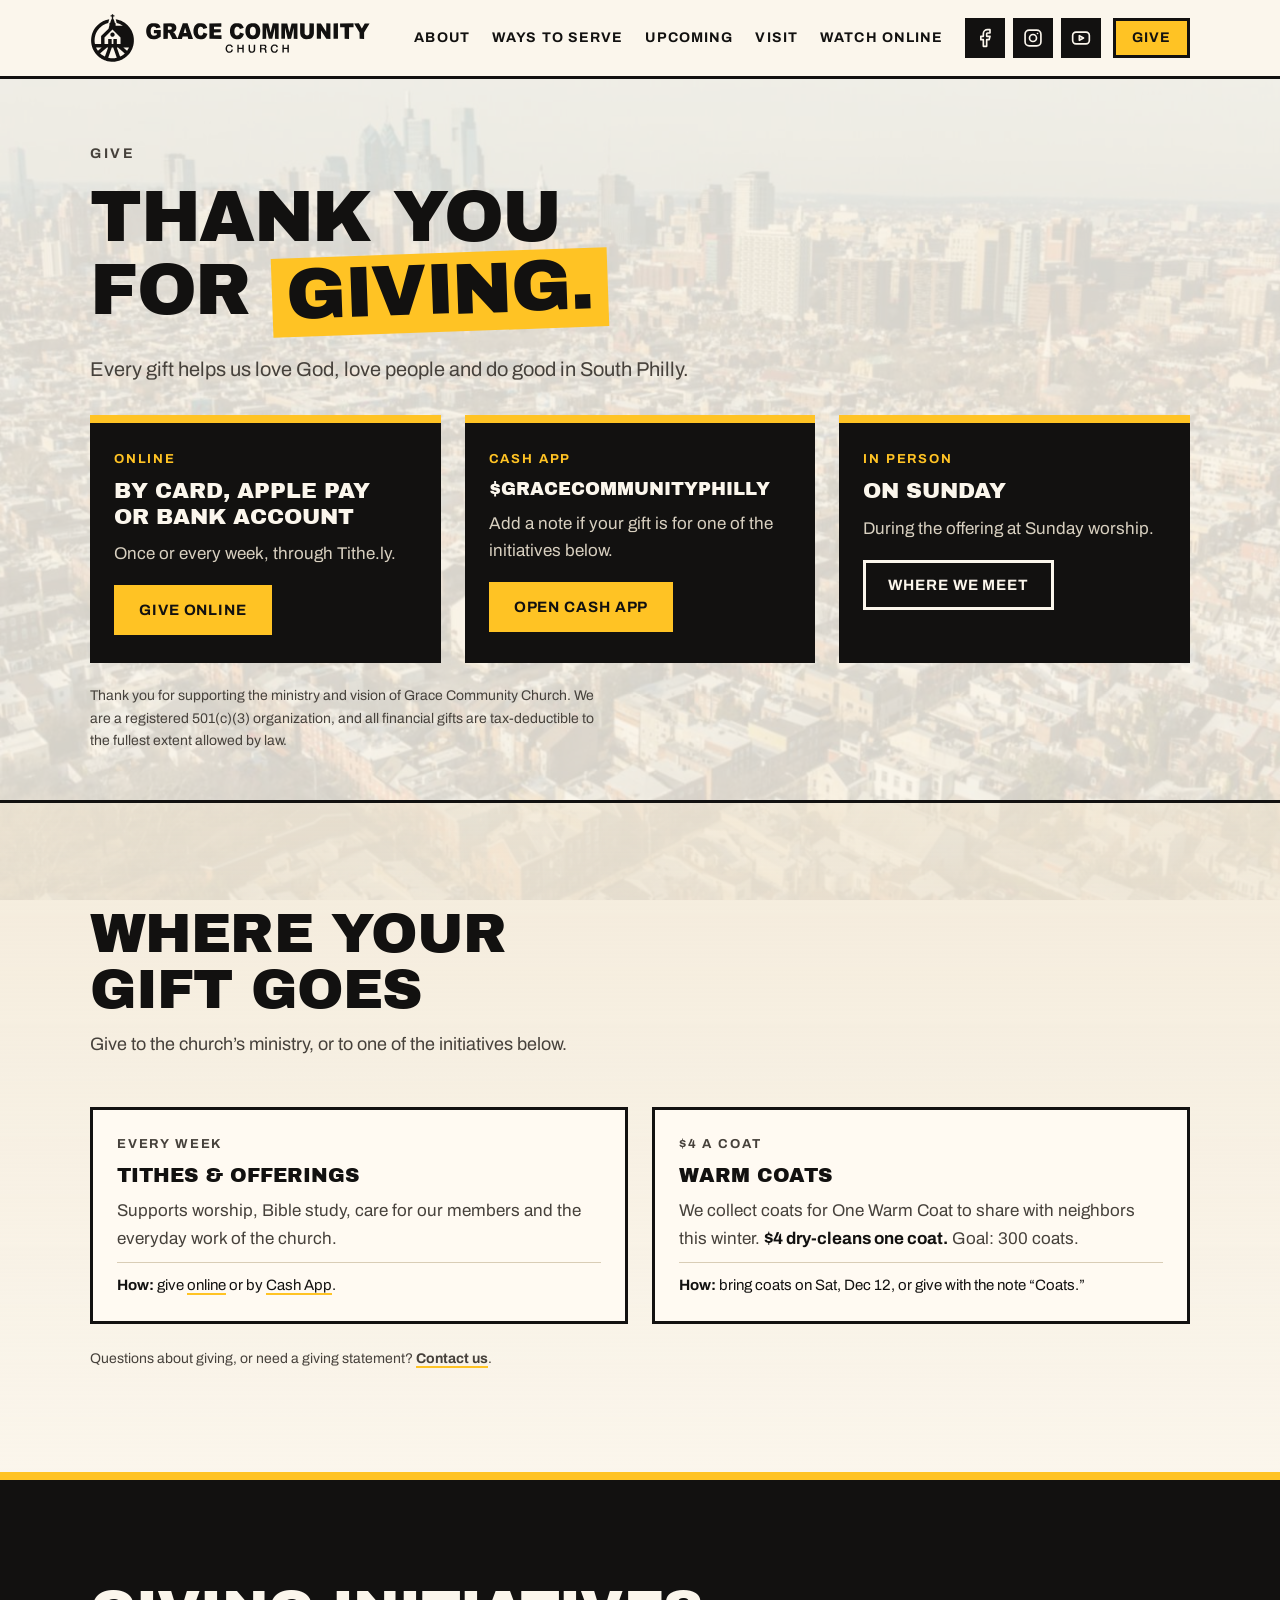
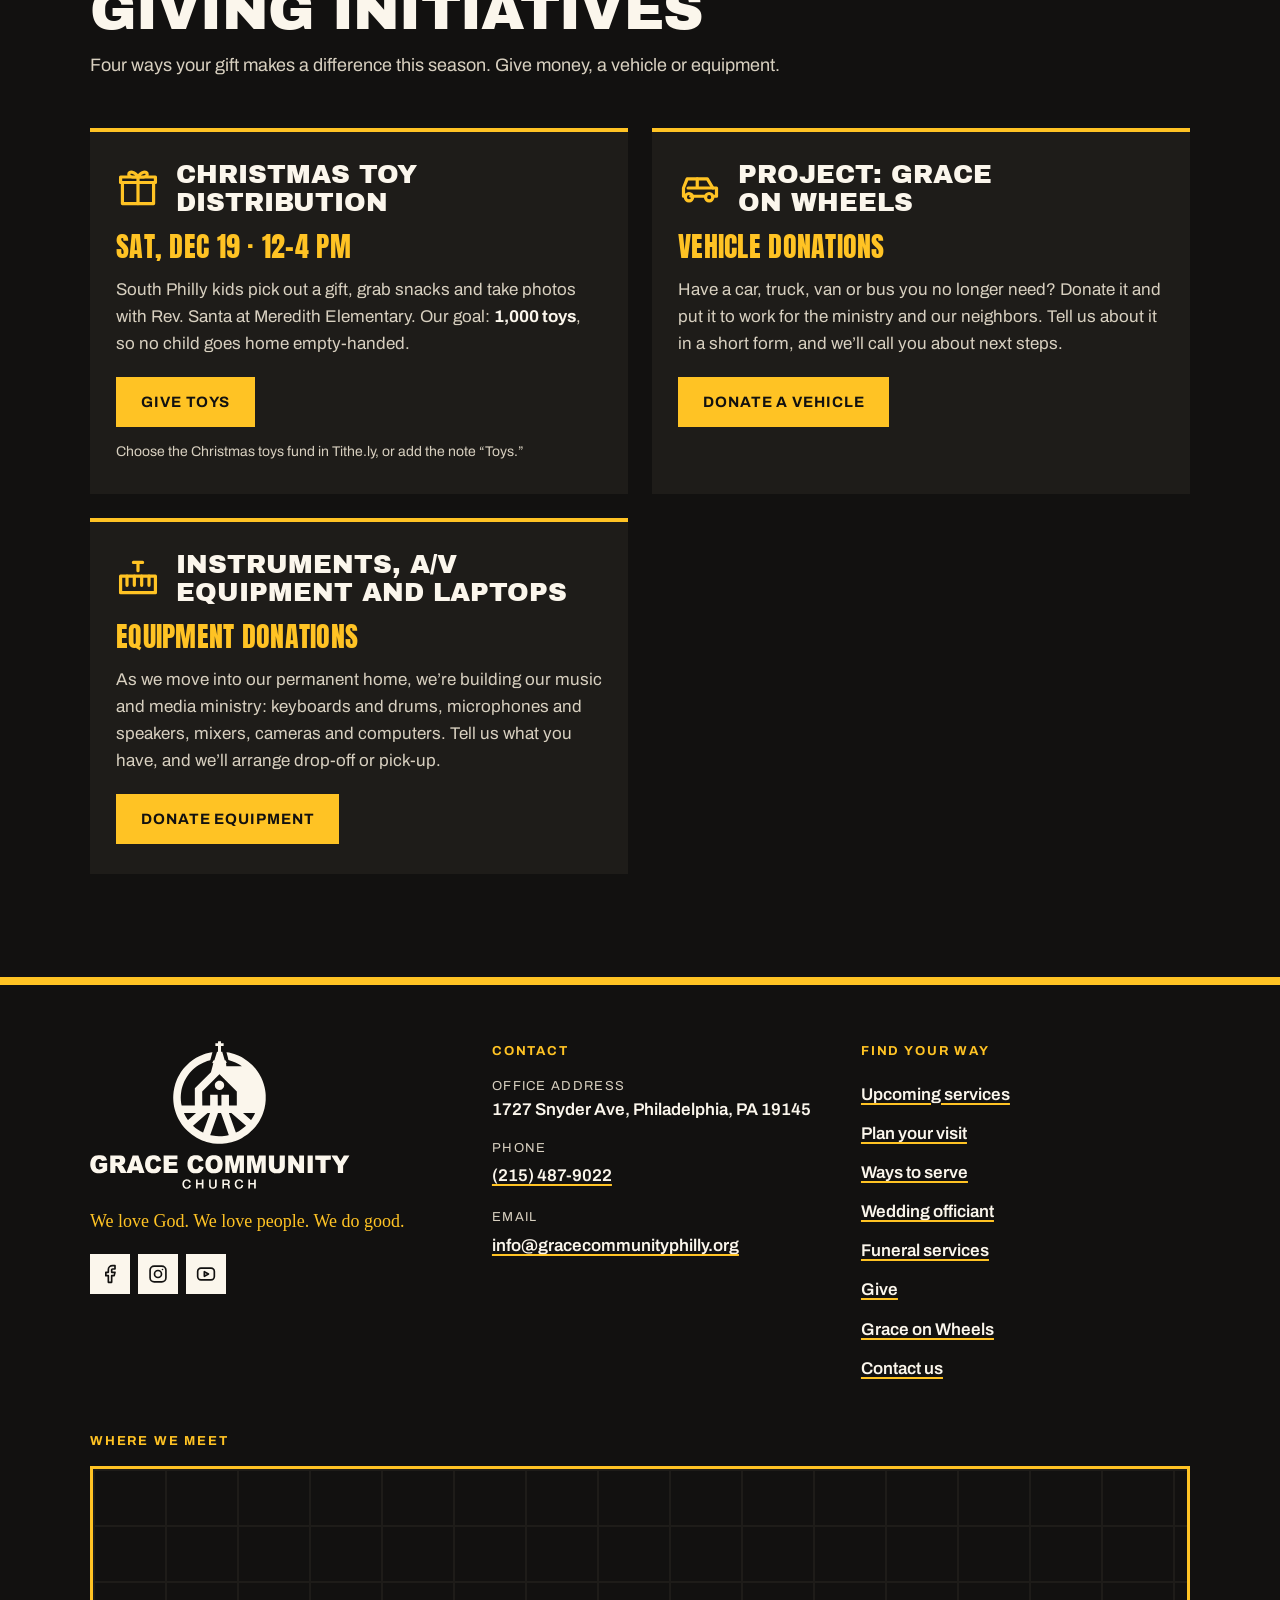
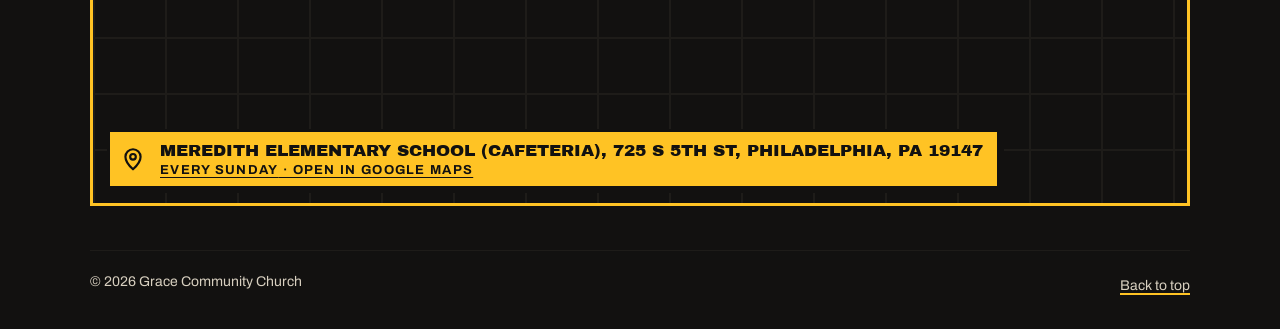
<file: give.html>
<!DOCTYPE html>
<html lang="en">
<head>
<meta charset="utf-8">
<!-- give.html: shares its header, footer, CSS (assets/site.css) and script (assets/site.js) with the home page. -->
<meta name="viewport" content="width=device-width, initial-scale=1, viewport-fit=cover">
<title>Give | Grace Community Church, Philadelphia</title>
<meta name="description" content="Give to Grace Community Church online by card, Apple Pay or bank account, by Cash App or in person, and see where your gift goes: weekly ministry, Thanksgiving, winter coats, Christmas toys, vehicles and equipment.">
<link rel="canonical" href="https://gracecommunityphilly.org/give">
<meta property="og:url" content="https://gracecommunityphilly.org/give">
<meta property="og:type" content="website">
<meta property="og:site_name" content="Grace Community Church">
<meta property="og:title" content="Give | Grace Community Church, Philadelphia">
<meta property="og:description" content="Give to Grace Community Church online by card, Apple Pay or bank account, by Cash App or in person, and see where your gift goes: weekly ministry, Thanksgiving, winter coats, Christmas toys, vehicles and equipment.">
<meta property="og:image" content="https://gracecommunityphilly.org/images/share.jpg">
<meta property="og:image:width" content="1200">
<meta property="og:image:height" content="630">
<meta name="twitter:card" content="summary_large_image">
<meta name="theme-color" content="#121110">
<link rel="icon" href="/favicon.ico" sizes="48x48">
<link rel="icon" href="/favicon.svg" type="image/svg+xml">
<link rel="apple-touch-icon" href="/apple-touch-icon.png">
<link rel="preconnect" href="https://fonts.googleapis.com">
<link rel="preconnect" href="https://fonts.gstatic.com" crossorigin>
<link rel="stylesheet" href="https://fonts.googleapis.com/css2?family=Anton&family=Archivo:wght@400;600;700&family=Archivo+Black&family=Permanent+Marker&display=swap">
<link rel="stylesheet" href="/assets/site.css?v=20261101">
<script>document.documentElement.classList.add('js');</script>
</head>
<body>
<a class="skip" href="#main">Skip to main content</a>

<!-- ===== HEADER + MAIN NAVIGATION (the same as the home page; links go back to its sections) ===== -->
<header class="site-header" id="top">
  <div class="wrap">
    <a class="brand" href="/" aria-label="Grace Community Church, home">
      <span class="emblem" aria-hidden="true"></span>
      <span class="wordmark" aria-hidden="true"></span>
    </a>
    <button class="nav-toggle" id="nav-toggle" type="button" aria-expanded="false" aria-controls="site-nav">
      <span class="bars" aria-hidden="true"></span><span id="nav-toggle-text">Menu</span>
    </button>
    <nav class="site-nav" id="site-nav" aria-label="Main">
      <!-- Nav items are in MOBILE order; .d-1 … .d-7 set the desktop order, .m-only items show on mobile only -->
      <ul>
        <li class="m-only"><a href="/#visit">Service times</a></li>
        <li class="d-5"><a href="https://www.facebook.com/gracecommunityphilly/" target="_blank" rel="noopener">Watch online<span class="sr-only"> (opens in a new tab)</span></a></li>
        <li class="d-4"><a href="/#visit">Visit</a></li>
        <li class="m-only"><a href="/#upcoming" data-dir>Get directions</a></li>
        <li class="m-only"><a href="/#expect">What to expect</a></li>
        <li class="d-1"><a href="/#about">About<span class="m-txt"> Grace</span></a></li>
        <li class="d-3"><a href="/#upcoming">Upcoming<span class="m-txt"> services</span></a></li>
        <li class="d-2"><a href="/#serve">Ways to serve</a></li>
        <li class="soc-li d-6"><div class="soc-row"><div class="social">
          <a href="https://www.facebook.com/gracecommunityphilly/" target="_blank" rel="noopener" aria-label="Facebook (opens in a new tab)"><svg viewBox="0 0 24 24" aria-hidden="true"><path d="M18 2h-3a5 5 0 0 0-5 5v3H7v4h3v8h4v-8h3l1-4h-4V7a1 1 0 0 1 1-1h3z"/></svg></a>
          <a href="https://www.instagram.com/gracecommunityphilly/" target="_blank" rel="noopener" aria-label="Instagram (opens in a new tab)"><svg viewBox="0 0 24 24" aria-hidden="true"><rect x="2.5" y="2.5" width="19" height="19" rx="5"/><circle cx="12" cy="12" r="4.2"/><path d="M17.400 6.600h.01"/></svg></a>
          <a href="https://www.youtube.com/@GraceCommunityPhilly" target="_blank" rel="noopener" aria-label="YouTube (opens in a new tab)"><svg viewBox="0 0 24 24" aria-hidden="true"><rect x="2" y="5" width="20" height="14" rx="4"/><path d="M10 9.200v5.600l5-2.800z"/></svg></a>
        </div><a class="btn quiet bs-cta" href="/#bible-study">Bible study</a></div></li>
        <li class="give-li d-7"><a class="btn" href="/give" aria-current="page">Give</a></li>
        <li class="m-only"><a href="/wedding-officiant">Weddings</a></li>
        <li class="m-only"><a href="/funerals">Funerals</a></li>
      </ul>
    </nav>
  </div>
</header>

<!--
  GIVE (give.html)
    [1] Page heading + ways to give #ways (in the hero, so they show in the first screen on phones):
        online (Tithe.ly), Cash App, in person
    [3] Where your gift goes #initiatives: small cards. Seasonal ones have data-until and retire themselves.
        To add one, copy the TEMPLATE at the bottom of the list.
    [4] Giving initiatives #projects: one card each. Each has its own address:
        give.html#thanksgivingmeal, #christmastoys, #graceonwheels, #instruments.
        Grace on Wheels has its own page (graceonwheels.html). Equipment opens the pop-up form at the bottom.
-->
<main id="main">

<header class="page-hero give-hero" id="ways" aria-labelledby="give-h">
  <div class="wrap">
    <p class="eyebrow">Give</p>
    <h1 id="give-h">Thank you for <span class="hl">giving.</span></h1>
    <p class="lede">Every gift helps us love God, love people and do good in South&nbsp;Philly.</p>
    <h2 class="sr-only">Ways to give</h2>
    <div class="ways">
      <div class="way band">
        <p class="label">Online</p>
        <h3>By card, Apple&nbsp;Pay or bank&nbsp;account</h3>
        <p>Once or every week, through Tithe.ly.</p>
        <a class="btn" href="https://give.tithe.ly/?formId=fb740478-bf59-4165-99b2-cd8ca88a021e" target="_blank" rel="noopener">Give online<span class="sr-only"> (opens in a new tab)</span></a>
      </div>
      <div class="way band">
        <p class="label">Cash App</p>
        <h3 class="one-line">$gracecommunityphilly</h3>
        <p>Add a note if your gift is for one of the initiatives below.</p>
        <a class="btn" href="https://cash.app/$gracecommunityphilly" target="_blank" rel="noopener">Open Cash App<span class="sr-only"> (opens in a new tab)</span></a>
      </div>
      <div class="way band">
        <p class="label">In person</p>
        <h3>On Sunday</h3>
        <p>During the offering at Sunday worship.</p>
        <a class="btn quiet" href="/#visit">Where we meet</a>
      </div>
    </div>
    <p class="tax-note">Thank you for supporting the ministry and vision of Grace Community Church. We are a registered 501(c)(3) organization, and all financial gifts are tax-deductible to the fullest extent allowed by&nbsp;law.</p>
  </div>
</header>

<section class="section tint" id="initiatives" aria-labelledby="init-h">
  <div class="wrap">
    <div class="section-head">
      <h2 id="init-h">Where your gift goes</h2>
      <p>Give to the church’s ministry, or to one of the initiatives&nbsp;below.</p>
    </div>
    <div class="gifts">
      <article class="gift">
        <p class="label">Every week</p>
        <h3>Tithes &amp; offerings</h3>
        <p>Supports worship, Bible study, care for our members and the everyday work of the church.</p>
        <p class="how"><b>How:</b> give <a href="https://give.tithe.ly/?formId=fb740478-bf59-4165-99b2-cd8ca88a021e" target="_blank" rel="noopener">online<span class="sr-only"> with Tithe.ly (opens in a new tab)</span></a> or by <a href="https://cash.app/$gracecommunityphilly" target="_blank" rel="noopener">Cash&nbsp;App<span class="sr-only"> (opens in a new tab)</span></a>.</p>
      </article>
      <article class="gift" data-until="2026-11-01">
        <p class="label">Through Nov&nbsp;1</p>
        <h3>Give Thanks &amp; Give Back</h3>
        <p>Holiday sides for <strong>150 families</strong>, with three partner churches. Canned green beans and corn, boxed macaroni and stuffing, cranberry sauce, gravy and cornbread mix.</p>
        <p class="how"><b>How:</b> bring items to our launch service on Nov&nbsp;1 at Resurrection Community Church, or see <a href="/#food">drop-off spots</a>.</p>
      </article>
      <article class="gift" data-until="2026-12-12">
        <p class="label">$4 a coat</p>
        <h3>Warm coats</h3>
        <p>We collect coats for One Warm Coat to share with neighbors this winter. <strong>$4 dry-cleans one coat.</strong> Goal: 300&nbsp;coats.</p>
        <p class="how"><b>How:</b> bring coats on Sat, Dec&nbsp;12, or give with the note “Coats.”</p>
      </article>
      <!-- TEMPLATE: copy this block for a new initiative, then delete the word "hidden".
      <article class="gift" data-until="YYYY-MM-DD" hidden>
        <p class="label">When or how much</p>
        <h3>Initiative name</h3>
        <p>One or two sentences: what it is and who it helps.</p>
        <p class="how"><b>How:</b> how to give to this one.</p>
      </article>
      -->
    </div>
    <p class="fine">Questions about giving, or need a giving statement? <a href="/contact?reason=giving">Contact us</a>.</p>
  </div>
</section>

<!-- GIVING INITIATIVES #projects: one <article class="min"> card each (the same cards as "Ways to serve" on the home page).
     Each has its own address: give.html#thanksgivingmeal, #christmastoys, #graceonwheels, #instruments. -->
<section class="band section" id="projects" aria-labelledby="proj-h">
  <div class="wrap">
    <div class="section-head">
      <h2 id="proj-h">Giving initiatives</h2>
      <p>Four ways your gift makes a difference this season. Give money, a vehicle or&nbsp;equipment.</p>
    </div>
    <div class="min-grid">
      <article class="min" id="thanksgivingmeal" data-until="2026-11-26">
        <div class="min-top">
          <svg viewBox="0 0 24 24" aria-hidden="true"><circle cx="12" cy="13" r="6.500"/><circle cx="12" cy="13" r="3"/><path d="M3 4v5.500M3 9.500c1.500 0 1.500-1.500 1.500-1.500V4M3 9.500V20M21 4c-1.500 1-2 3-2 5.500h2V20"/></svg>
          <h3>Thanksgiving Meal</h3>
        </div>
        <p class="when">Thu, Nov&nbsp;26&nbsp;· 12–4&nbsp;PM</p>
        <p>A free community meal on Thanksgiving Day. Your gift covers the food and supplies, so every guest can sit down and eat on us. Location to be&nbsp;announced.</p>
        <div class="actions">
          <a class="btn" href="https://give.tithe.ly/?formId=fb740478-bf59-4165-99b2-cd8ca88a021e" target="_blank" rel="noopener">Give to the meal<span class="sr-only"> (opens Tithe.ly in a new tab)</span></a>
        </div>
        <p class="note">Choose the Thanksgiving fund in Tithe.ly, or add the note “Thanksgiving Meal.”</p>
      </article>
      <article class="min" id="christmastoys" data-until="2026-12-19">
        <div class="min-top">
          <svg viewBox="0 0 24 24" aria-hidden="true"><rect x="3.500" y="9" width="17" height="11.500"/><path d="M2.500 9h19V6h-19zM12 6v14.500M12 6c-1.500-3-5-3.500-5-1.500S10 6 12 6zM12 6c1.500-3 5-3.500 5-1.500S14 6 12 6z"/></svg>
          <h3>Christmas Toy Distribution</h3>
        </div>
        <p class="when">Sat, Dec&nbsp;19&nbsp;· 12–4&nbsp;PM</p>
        <p>South Philly kids pick out a gift, grab snacks and take photos with Rev.&nbsp;Santa at Meredith Elementary. Our goal: <strong>1,000&nbsp;toys</strong>, so no child goes home empty-handed.</p>
        <div class="actions">
          <a class="btn" href="https://give.tithe.ly/?formId=fb740478-bf59-4165-99b2-cd8ca88a021e" target="_blank" rel="noopener">Give toys<span class="sr-only"> (opens Tithe.ly in a new tab)</span></a>
        </div>
        <p class="note">Choose the Christmas toys fund in Tithe.ly, or add the note “Toys.”</p>
      </article>
      <article class="min" id="graceonwheels">
        <div class="min-top">
          <svg viewBox="0 0 24 24" aria-hidden="true"><path d="M3 16.500V12l2-5h11l3 5h2v4.500h-2"/><path d="M7 16.500h8"/><circle cx="6" cy="17" r="2"/><circle cx="17" cy="17" r="2"/><path d="M5.500 12H19M10.500 7v5"/></svg>
          <h3>Project: Grace on Wheels</h3>
        </div>
        <p class="when">Vehicle donations</p>
        <p>Have a car, truck, van or bus you no longer need? Donate it and put it to work for the ministry and our neighbors. Tell us about it in a short form, and we’ll call you about next steps.</p>
        <div class="actions">
          <a class="btn" href="/graceonwheels">Donate a vehicle</a>
        </div>
      </article>
      <article class="min" id="instruments">
        <div class="min-top">
          <svg viewBox="0 0 24 24" aria-hidden="true"><rect x="2.500" y="11" width="19" height="9"/><path d="M6 11v5M10 11v5M14 11v5M18 11v5"/><path d="M12 8V3.500M9.500 3.500h5"/></svg>
          <h3>Instruments, A/V equipment and laptops</h3>
        </div>
        <p class="when">Equipment donations</p>
        <p>As we move into our permanent home, we’re building our music and media ministry: keyboards and drums, microphones and speakers, mixers, cameras and computers. Tell us what you have, and we’ll arrange drop-off or pick-up.</p>
        <div class="actions">
          <a class="btn" href="/contact?reason=giving" data-dialog="dlg-equipment">Donate equipment</a>
        </div>
      </article>
    </div>
  </div>
</section>

</main>

<!-- POP-UP FORM: Donate instruments, A/V equipment or laptops. Where it sends: SITE.formEndpoint in assets/site.js. -->
<dialog class="donate" id="dlg-equipment" aria-labelledby="dlg-equipment-h">
  <div class="d-head">
    <h2 id="dlg-equipment-h">Donate instruments, A/V equipment or laptops</h2>
    <button type="button" class="d-close" data-close aria-label="Close">×</button>
  </div>
  <form class="form d-form" novalidate data-form="equipment" data-done="eq-done" data-subject="Equipment donation (Instruments, A/V equipment and laptops)">
    <p class="d-intro">Tell us what you have, and we’ll be in touch to arrange it.</p>
    <fieldset class="f-group">
      <legend>Your information</legend>
      <div class="f-row two"><label>First name <span class="req">(required)</span><input type="text" id="eq-first" name="first_name" data-label="First name" autocomplete="given-name" required></label><label>Last name <span class="req">(required)</span><input type="text" id="eq-last" name="last_name" data-label="Last name" autocomplete="family-name" required></label></div>
      <div class="f-row two"><label>Email <span class="req">(required)</span><input type="email" id="eq-email" name="email" data-label="Email" autocomplete="email" required></label><label>Phone number <span class="req">(required)</span><input type="tel" id="eq-phone" name="phone" data-label="Phone" autocomplete="tel" required></label></div>
      <div class="f-row"><label>Street address <span class="req">(required)</span><input type="text" id="eq-street" name="street" data-label="Street address" autocomplete="street-address" required></label></div>
      <div class="f-row three addr"><label>City <span class="req">(required)</span><input type="text" id="eq-city" name="city" data-label="City" autocomplete="address-level2" required></label><label>State <span class="req">(required)</span><input type="text" id="eq-state" name="state" data-label="State" autocomplete="address-level1" required value="PA" maxlength="2"></label><label>ZIP code <span class="req">(required)</span><input type="text" id="eq-zip" name="zip" data-label="ZIP code" autocomplete="postal-code" required inputmode="numeric" maxlength="10"></label></div>
    </fieldset>
    <fieldset class="f-group">
      <legend>What you’d like to donate</legend>
      <fieldset class="f-row">
        <legend>Choose everything that applies <span class="req">(choose at least one)</span></legend>
        <div class="choices" data-need-one>
          <label class="choice"><input type="checkbox" name="items" value="Keyboard" data-label="Items"><span>Keyboard</span></label>
          <label class="choice"><input type="checkbox" name="items" value="Organ" data-label="Items"><span>Organ</span></label>
          <label class="choice"><input type="checkbox" name="items" value="Drum set" data-label="Items"><span>Drum set</span></label>
          <label class="choice"><input type="checkbox" name="items" value="Amp" data-label="Items"><span>Amp</span></label>
          <label class="choice"><input type="checkbox" name="items" value="Microphone" data-label="Items"><span>Microphone</span></label>
          <label class="choice"><input type="checkbox" name="items" value="Speakers" data-label="Items"><span>Speakers</span></label>
          <label class="choice"><input type="checkbox" name="items" value="Power amp" data-label="Items"><span>Power amp</span></label>
          <label class="choice"><input type="checkbox" name="items" value="Mixer" data-label="Items"><span>Mixer</span></label>
          <label class="choice"><input type="checkbox" name="items" value="Camera" data-label="Items"><span>Camera</span></label>
          <label class="choice"><input type="checkbox" name="items" value="Laptop" data-label="Items"><span>Laptop</span></label>
          <label class="choice"><input type="checkbox" name="items" value="Desktop computer" data-label="Items"><span>Desktop computer</span></label>
          <label class="choice"><input type="checkbox" name="items" value="Other" data-label="Items"><span>Other</span></label>
        </div>
      </fieldset>
      <label class="f-row">Brand, model and age <span class="opt">(optional)</span><textarea id="eq-details" name="details" rows="3" data-label="Details" placeholder="Yamaha keyboard, about 5 years old, with stand"></textarea></label>
      <div class="f-row two"><label>Condition <span class="req">(required)</span><select id="eq-condition" name="condition" data-label="Condition" required><option value="">Choose one</option><option>Like new</option><option>Good, works well</option><option>Works, but needs repair</option><option>Not working</option></select></label><label>Drop-off or pick-up? <span class="req">(required)</span><select id="eq-handoff" name="handoff" data-label="Drop-off or pick-up" required><option value="">Choose one</option><option>I can drop it off</option><option>Please pick it up</option><option>Let’s talk</option></select></label></div>
    </fieldset>
    <label class="choice consent"><input type="checkbox" id="eq-consent" name="consent" value="yes" data-label="OK to contact" required><span>It’s OK for Grace Community Church to contact me about this donation. <span class="req">(required)</span></span></label>
    <div class="hp" aria-hidden="true"><label>Leave this empty <input name="website" tabindex="-1" autocomplete="off"></label></div>
    <p class="f-error" role="alert" hidden></p>
    <button class="btn" type="submit">Send</button>
    <p class="fine">We only use this to arrange your donation, and we never share your information.</p>
  </form>
  <div class="d-done" id="eq-done" tabindex="-1" hidden>
    <h3>Thank you!</h3>
    <p class="done-msg">We got your donation details and will be in touch soon to arrange it.</p>
    <button type="button" class="btn" data-close>Close</button>
  </div>
</dialog>

<!-- ===== [11] FOOTER: logo, contact, quick links, map ===== -->
<footer class="band site-footer">
  <div class="wrap">
    <div class="foot-grid">
      <div class="foot-brand">
        <span class="lockup" role="img" aria-label="Grace Community Church"></span>
        <p>We love God. We love people. We do good.</p>
        <div class="social">
          <a href="https://www.facebook.com/gracecommunityphilly/" target="_blank" rel="noopener" aria-label="Facebook (opens in a new tab)"><svg viewBox="0 0 24 24" aria-hidden="true"><path d="M18 2h-3a5 5 0 0 0-5 5v3H7v4h3v8h4v-8h3l1-4h-4V7a1 1 0 0 1 1-1h3z"/></svg></a>
          <a href="https://www.instagram.com/gracecommunityphilly/" target="_blank" rel="noopener" aria-label="Instagram (opens in a new tab)"><svg viewBox="0 0 24 24" aria-hidden="true"><rect x="2.5" y="2.5" width="19" height="19" rx="5"/><circle cx="12" cy="12" r="4.2"/><path d="M17.400 6.600h.01"/></svg></a>
          <a href="https://www.youtube.com/@GraceCommunityPhilly" target="_blank" rel="noopener" aria-label="YouTube (opens in a new tab)"><svg viewBox="0 0 24 24" aria-hidden="true"><rect x="2" y="5" width="20" height="14" rx="4"/><path d="M10 9.200v5.600l5-2.800z"/></svg></a>
        </div>
      </div>
      <div>
        <h2>Contact</h2>
        <dl class="contact">
          <div><dt>Office address</dt><dd>1727 Snyder Ave, Philadelphia, PA&nbsp;19145</dd></div>
          <div><dt>Phone</dt><dd><a href="tel:+12154879022">(215) 487-9022</a></dd></div>
          <div><dt>Email</dt><dd><a href="mailto:info@gracecommunityphilly.org">info@gracecommunityphilly.org</a></dd></div>
        </dl>
      </div>
      <div>
        <h2>Find your way</h2>
        <ul class="foot-links">
          <li><a href="/#upcoming">Upcoming services</a></li>
          <li><a href="/#visit">Plan your visit</a></li>
          <li><a href="/#serve">Ways to serve</a></li>
          <li><a href="/wedding-officiant">Wedding officiant</a></li>
          <li><a href="/funerals">Funeral services</a></li>
          <li><a href="/give">Give</a></li>
          <li><a href="/graceonwheels">Grace on Wheels</a></li>
          <li><a href="/contact">Contact us</a></li>
        </ul>
      </div>
    </div>
    <!-- Map: the script swaps in this Sunday's place (from SITE.meetingPlaces) and embeds a Google map -->
    <h2 class="map-h" id="map-h">Where we meet this Sunday</h2>
    <div class="foot-map" id="map">
      <a class="map-link" id="map-link" href="https://www.google.com/maps/search/?api=1&amp;query=Meredith+Elementary+School%2C+725+S+5th+St%2C+Philadelphia%2C+PA+19147" target="_blank" rel="noopener">
        <span class="map-card">
          <svg viewBox="0 0 24 24" aria-hidden="true"><path d="M12 21.5s-7-6.1-7-11.5a7 7 0 0 1 14 0c0 5.400-7 11.500-7 11.500z"/><circle cx="12" cy="10" r="2.6"/></svg>
          <span><b id="map-place">Meredith Elementary School (cafeteria), 725&nbsp;S&nbsp;5th&nbsp;St, Philadelphia, PA&nbsp;19147</b><i><span id="map-when">Our Sunday home from November&nbsp;15</span>&nbsp;· Open in Google Maps<span class="sr-only"> (opens in a new tab)</span></i></span>
        </span>
      </a>
    </div>
    <div class="foot-base">
      <span>© <span id="year">2026</span> Grace Community Church</span>
      <a href="#top">Back to top</a>
    </div>
  </div>
</footer>
<!-- ===== /[11] END FOOTER ===== -->

<script src="/assets/site.js?v=20261102"></script>
</body>
</html>
</file>
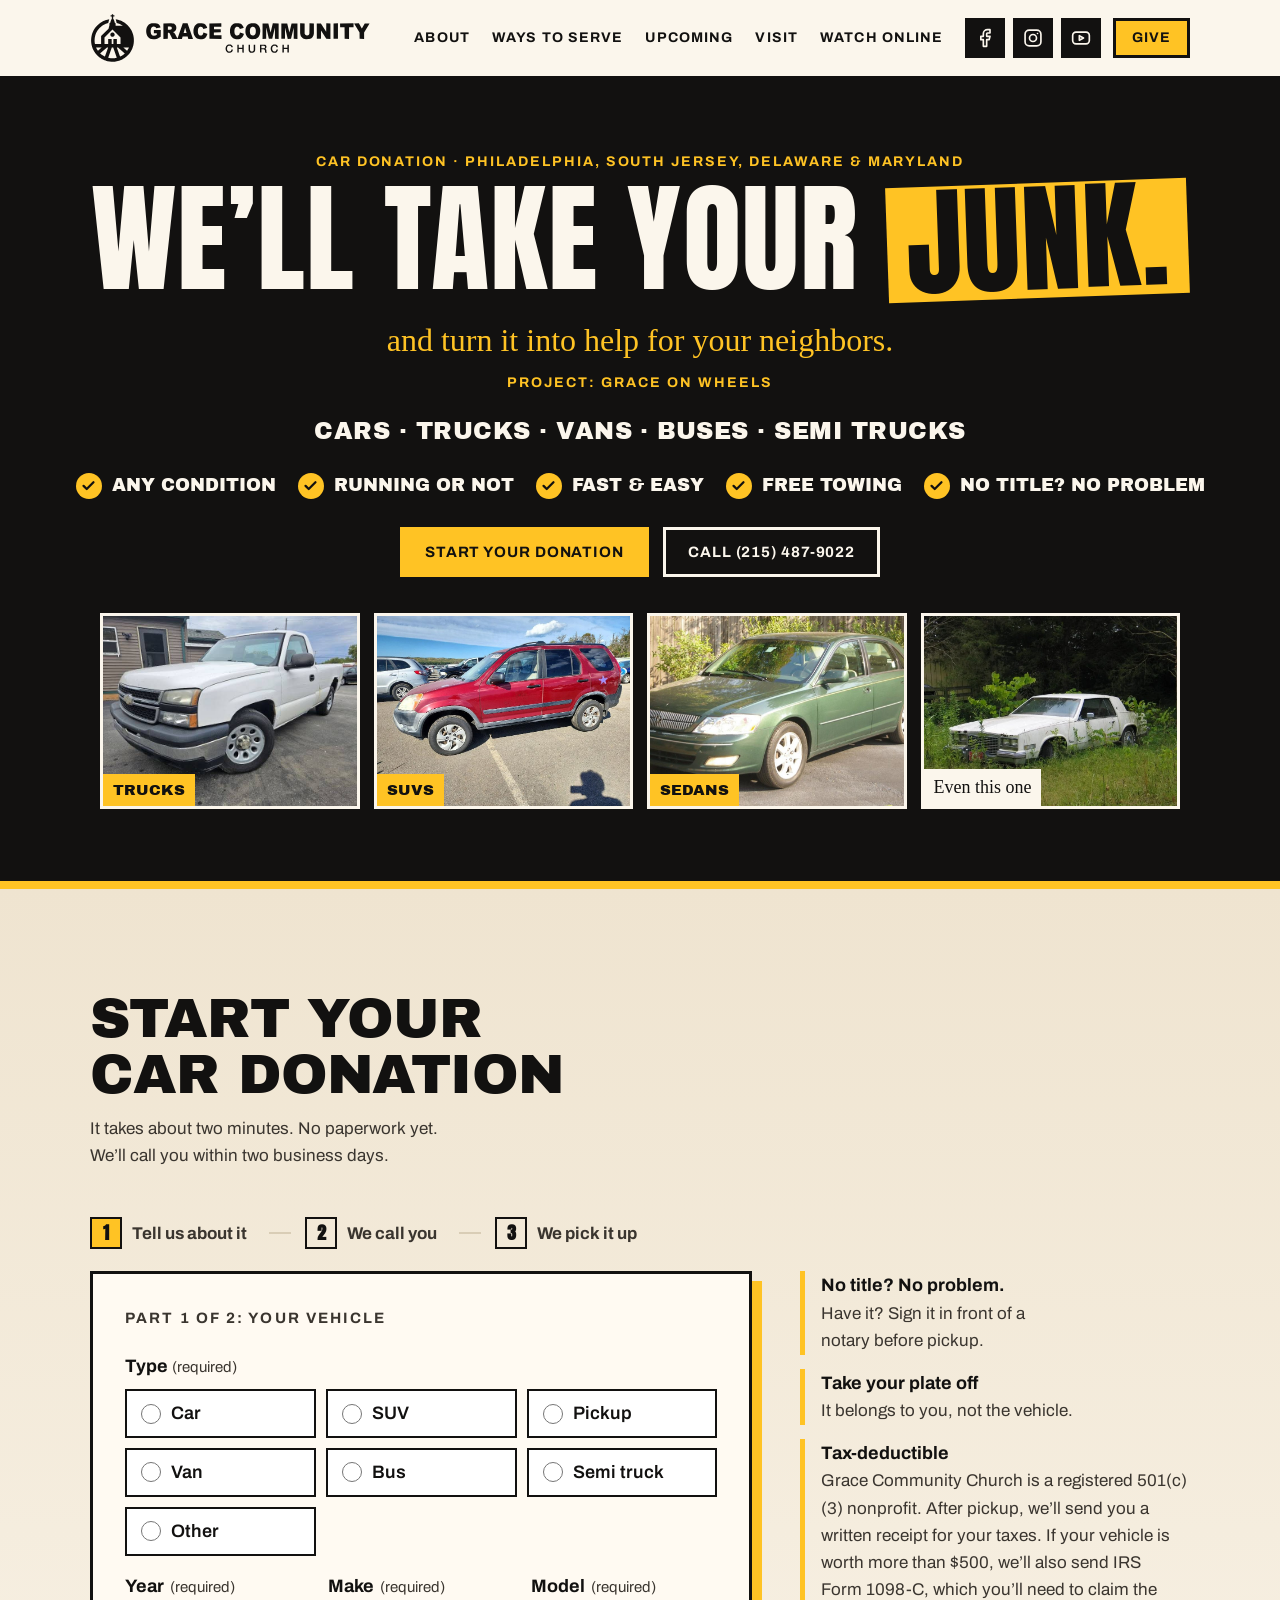
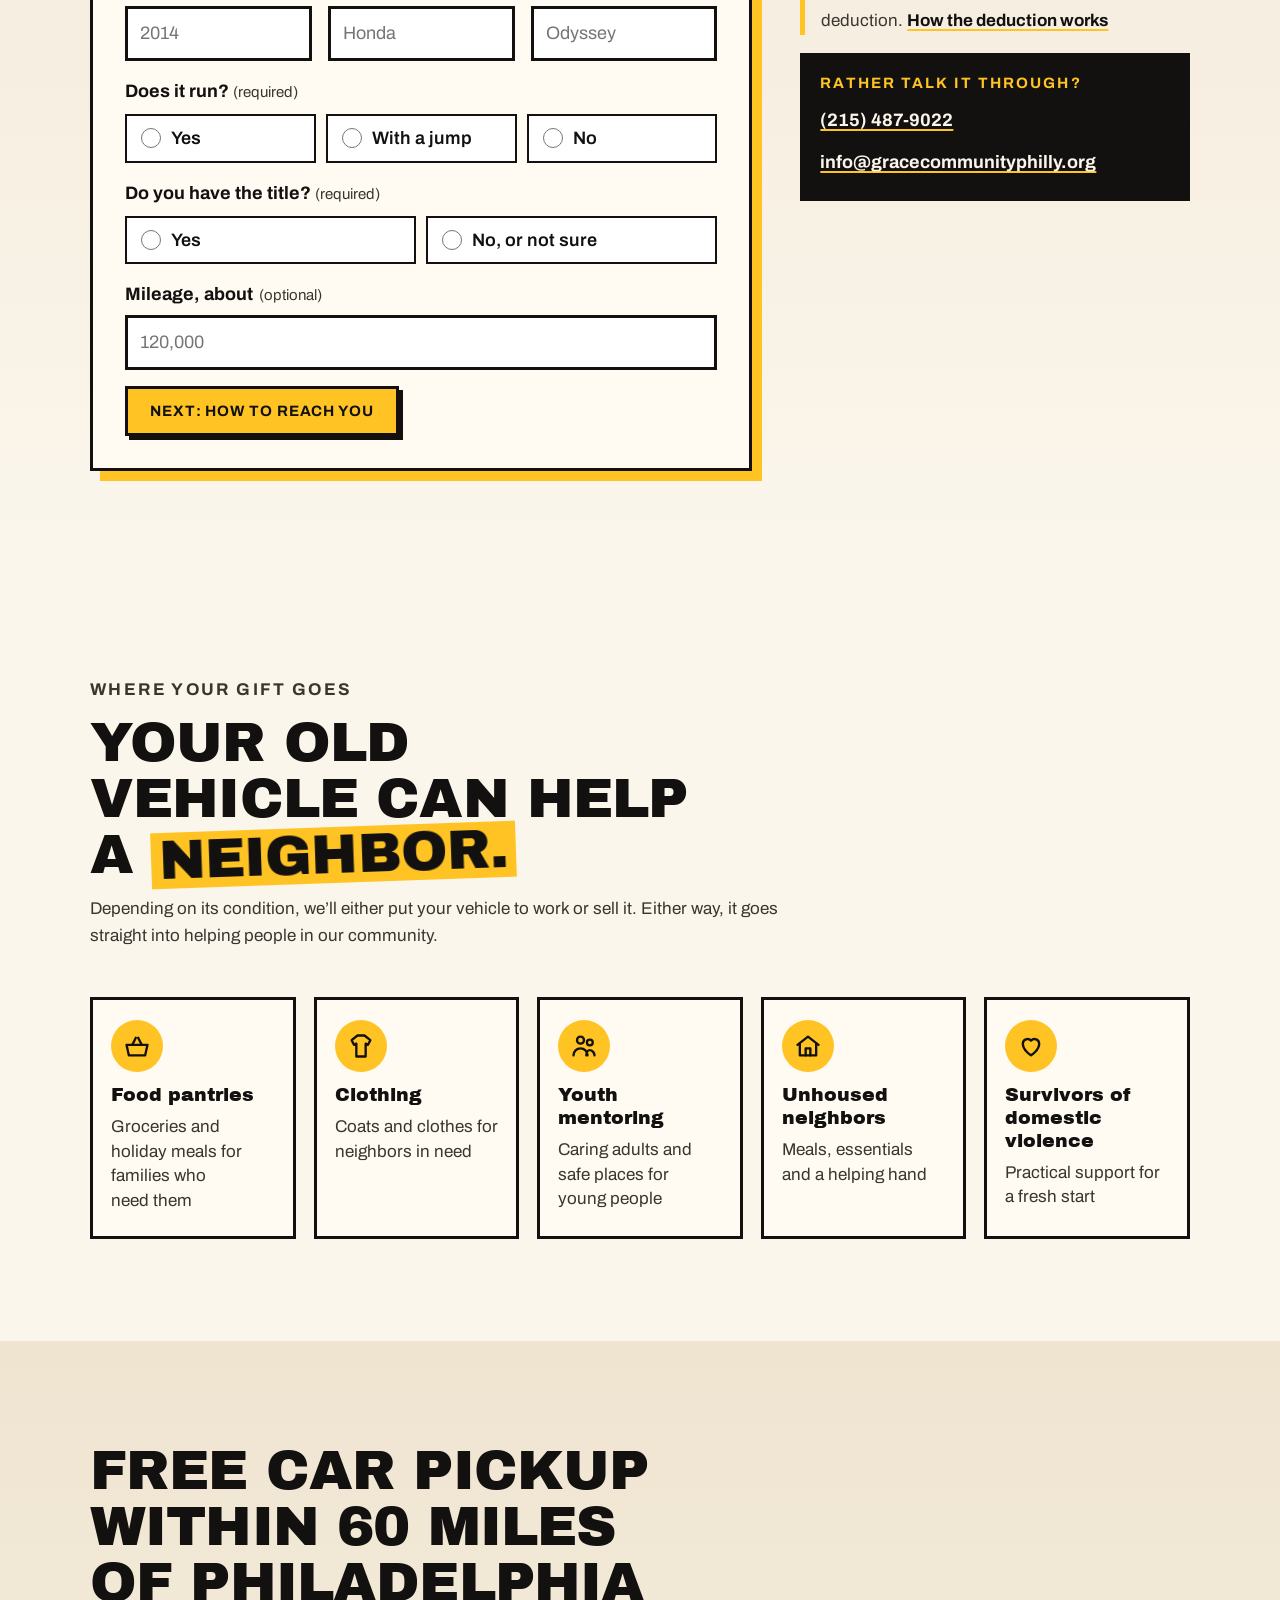
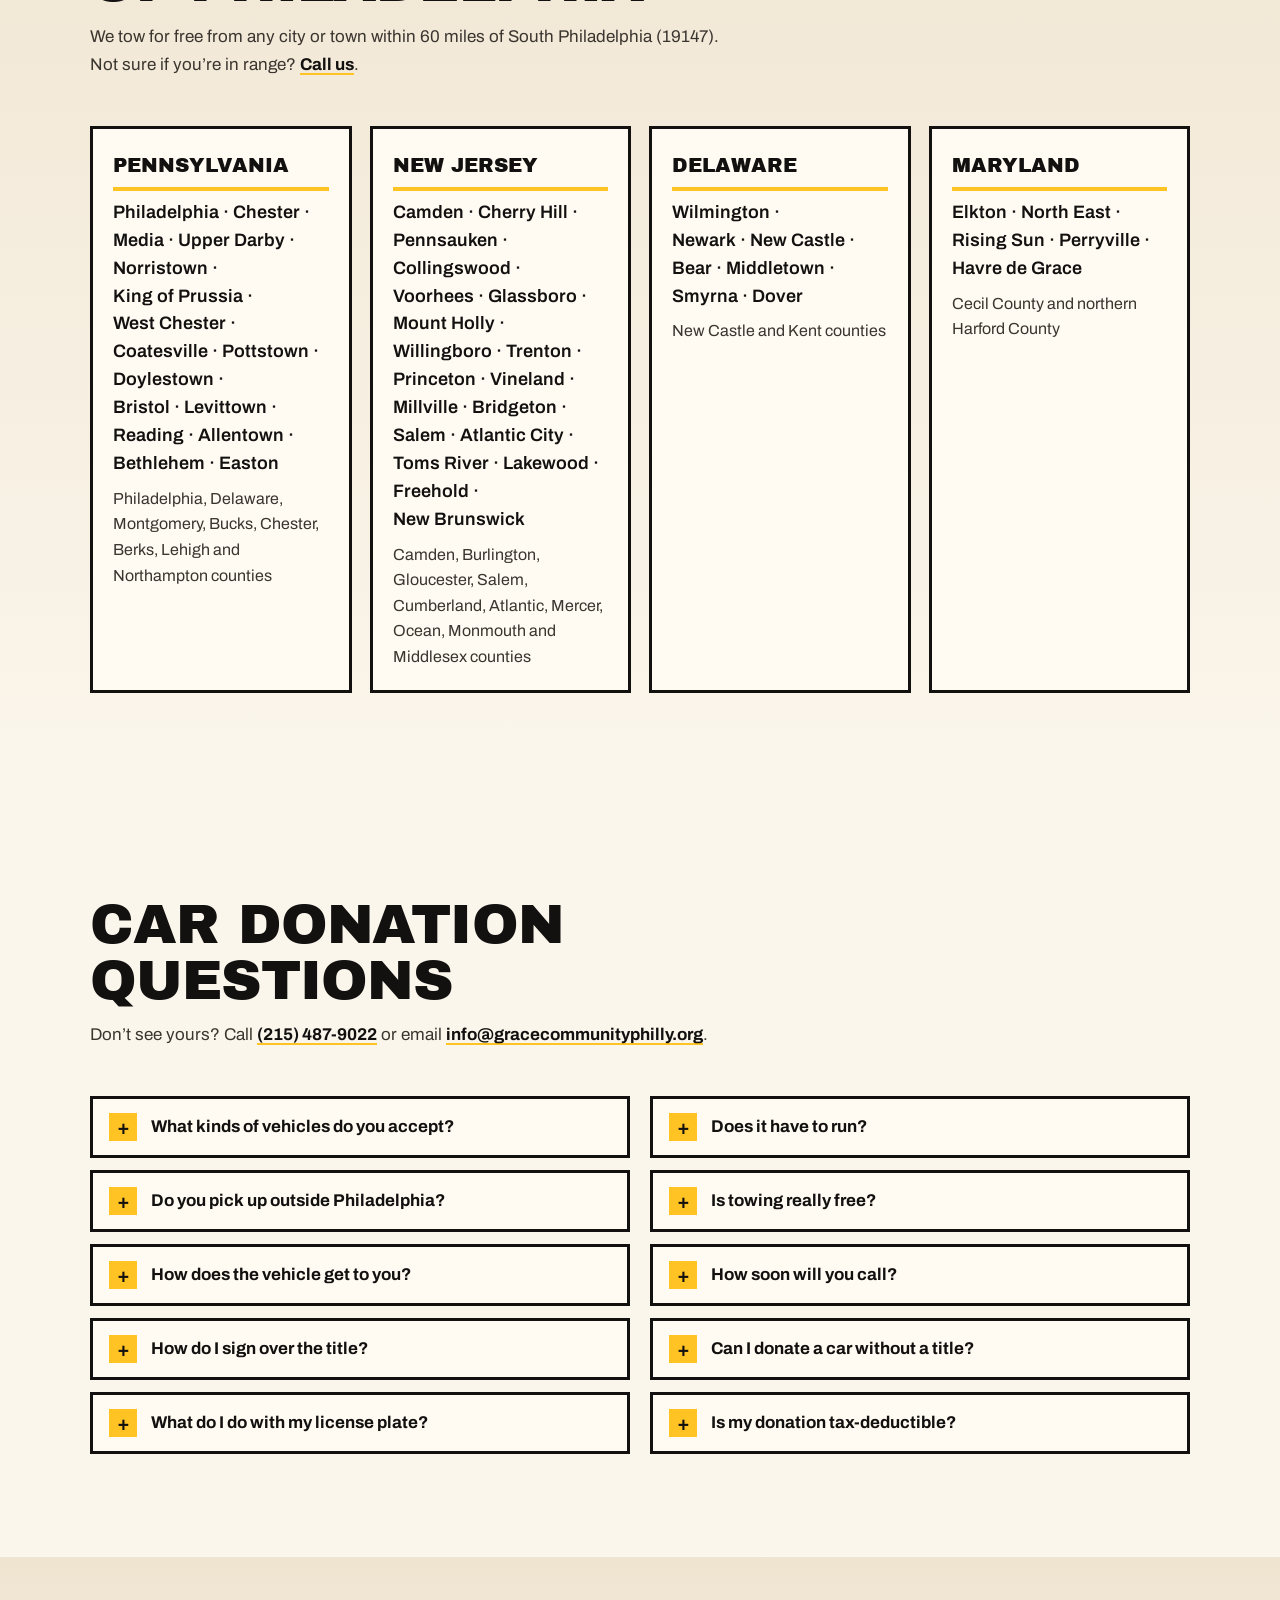
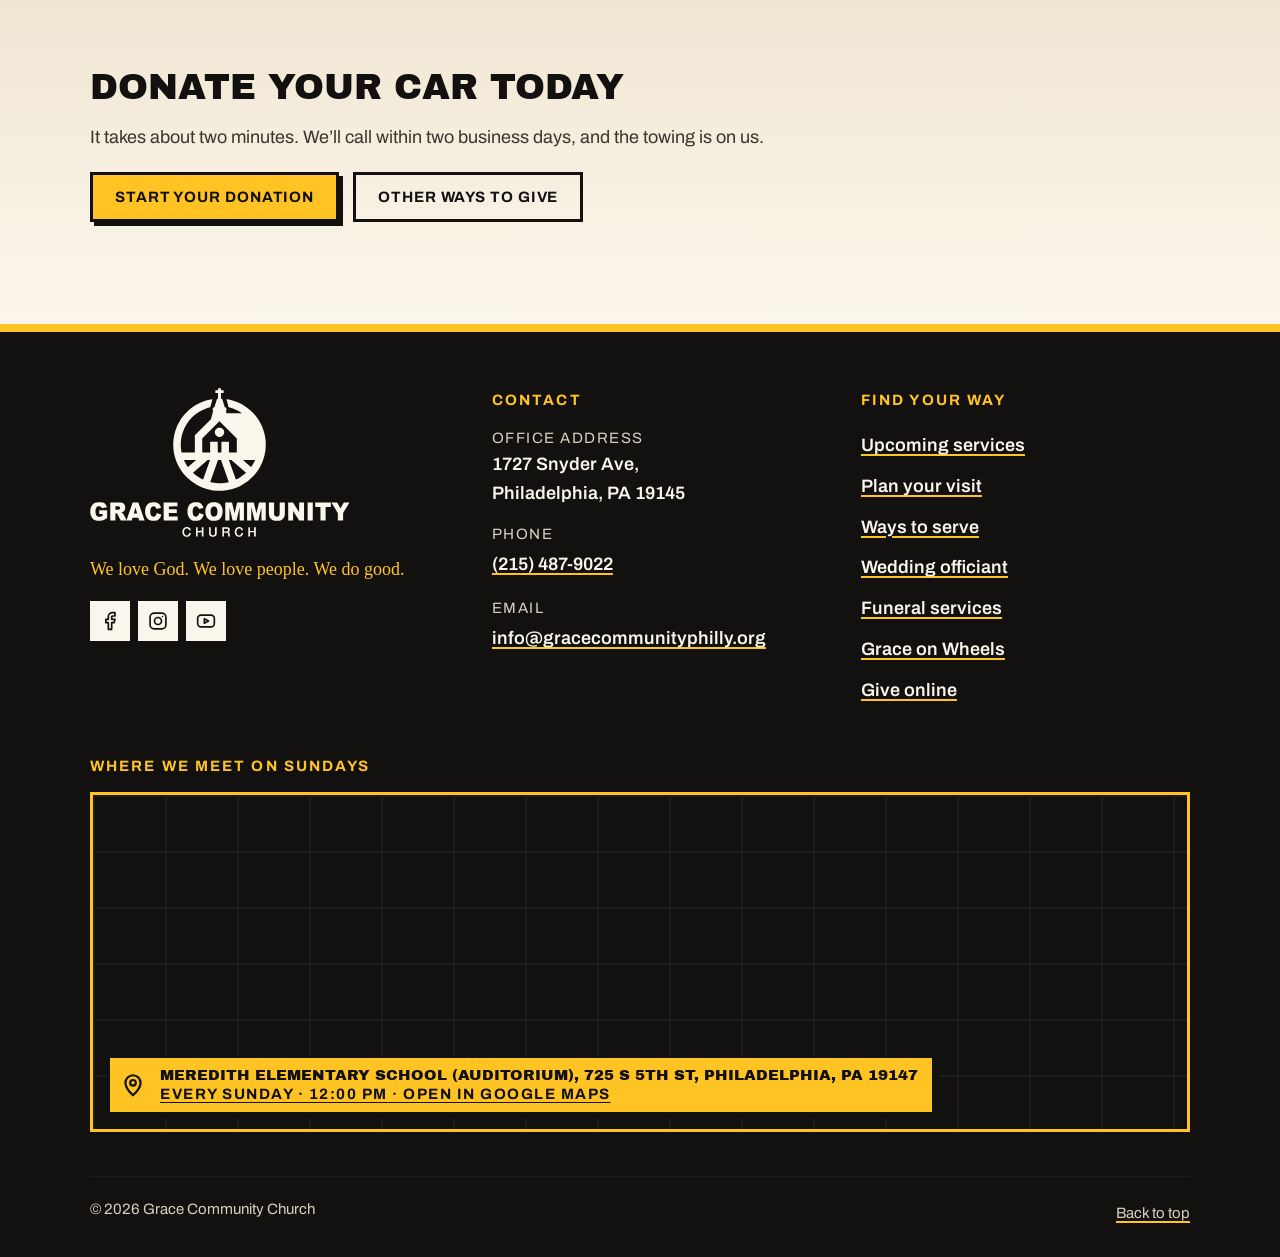
<file: graceonwheels.html>
<!DOCTYPE html>
<html lang="en">
<head>
<meta charset="utf-8">
<meta name="viewport" content="width=device-width, initial-scale=1, viewport-fit=cover">
<title>Car Donation Philadelphia | Free Towing | Grace Community Church</title>
<meta name="description" content="Donate your car, truck, van or bus to Grace Community Church, a Philadelphia 501(c)(3). Free towing within 60 miles, running or not. Tax-deductible.">
<link rel="canonical" href="https://gracecommunityphilly.org/graceonwheels">
<meta property="og:url" content="https://gracecommunityphilly.org/graceonwheels">
<meta property="og:type" content="website">
<meta property="og:site_name" content="Grace Community Church">
<meta property="og:title" content="Donate your car in Philadelphia: free towing, running or not">
<meta property="og:description" content="Donate a car, truck, van or bus to Grace Community Church. It supports food pantries, clothing, youth mentoring, and help for unhoused neighbors and survivors of domestic violence.">
<meta property="og:image" content="https://gracecommunityphilly.org/images/give-grace-on-wheels.jpg">
<meta property="og:image:width" content="1080">
<meta property="og:image:height" content="1080">
<meta property="og:image:alt" content="Project: Grace on Wheels. Donate a car, truck, van or bus.">
<meta property="og:locale" content="en_US">
<meta name="geo.region" content="US-PA">
<meta name="geo.placename" content="Philadelphia">
<meta name="twitter:card" content="summary_large_image">
<meta name="theme-color" content="#121110">
<link rel="icon" href="/favicon.ico" sizes="48x48">
<link rel="icon" href="/favicon.svg" type="image/svg+xml">
<link rel="apple-touch-icon" href="/apple-touch-icon.png">
<script type="application/ld+json">{"@context": "https://schema.org", "@graph": [{"@type": ["Church", "NGO"], "@id": "https://gracecommunityphilly.org/#church", "name": "Grace Community Church", "alternateName": "Grace Community Church (CME)", "url": "https://gracecommunityphilly.org/", "logo": "https://gracecommunityphilly.org/images/logo/GCC-Logo-Primary-FullLogo-Black.png", "telephone": "+1-215-487-9022", "email": "info@gracecommunityphilly.org", "nonprofitStatus": "Nonprofit501c3", "address": {"@type": "PostalAddress", "streetAddress": "1727 Snyder Ave", "addressLocality": "Philadelphia", "addressRegion": "PA", "postalCode": "19145", "addressCountry": "US"}, "sameAs": ["https://www.facebook.com/gracecommunityphilly/", "https://www.instagram.com/gracecommunityphilly/", "https://www.youtube.com/@GraceCommunityPhilly"]}, {"@type": "Service", "@id": "https://gracecommunityphilly.org/graceonwheels#service", "name": "Vehicle donation (Project: Grace on Wheels)", "serviceType": "Car donation", "url": "https://gracecommunityphilly.org/graceonwheels", "description": "Donate a car, truck, van, bus or semi truck in any condition, running or not. Free towing within 60 miles of Philadelphia. Tax-deductible.", "provider": {"@id": "https://gracecommunityphilly.org/#church"}, "offers": {"@type": "Offer", "price": "0", "priceCurrency": "USD", "description": "Free towing"}, "areaServed": [{"@type": "GeoCircle", "geoMidpoint": {"@type": "GeoCoordinates", "latitude": 39.9381, "longitude": -75.1525}, "geoRadius": "96560"}, {"@type": "City", "name": "Philadelphia, PA"}, {"@type": "City", "name": "Camden, NJ"}, {"@type": "City", "name": "Cherry Hill, NJ"}, {"@type": "City", "name": "Trenton, NJ"}, {"@type": "City", "name": "Wilmington, DE"}, {"@type": "City", "name": "Newark, DE"}, {"@type": "City", "name": "Dover, DE"}, {"@type": "City", "name": "Elkton, MD"}, {"@type": "City", "name": "Chester, PA"}, {"@type": "City", "name": "Norristown, PA"}, {"@type": "City", "name": "West Chester, PA"}, {"@type": "City", "name": "Reading, PA"}, {"@type": "City", "name": "Allentown, PA"}, {"@type": "City", "name": "Vineland, NJ"}, {"@type": "City", "name": "Atlantic City, NJ"}, {"@type": "State", "name": "Pennsylvania"}, {"@type": "State", "name": "New Jersey"}, {"@type": "State", "name": "Delaware"}, {"@type": "State", "name": "Maryland"}]}, {"@type": "WebPage", "@id": "https://gracecommunityphilly.org/graceonwheels", "url": "https://gracecommunityphilly.org/graceonwheels", "name": "Car Donation Philadelphia | Free Towing | Grace Community Church", "isPartOf": {"@type": "WebSite", "name": "Grace Community Church", "url": "https://gracecommunityphilly.org/"}, "about": {"@id": "https://gracecommunityphilly.org/graceonwheels#service"}, "breadcrumb": {"@type": "BreadcrumbList", "itemListElement": [{"@type": "ListItem", "position": 1, "name": "Home", "item": "https://gracecommunityphilly.org/"}, {"@type": "ListItem", "position": 2, "name": "Give", "item": "https://gracecommunityphilly.org/give"}, {"@type": "ListItem", "position": 3, "name": "Grace on Wheels", "item": "https://gracecommunityphilly.org/graceonwheels"}]}}, {"@type": "FAQPage", "mainEntity": [{"@type": "Question", "name": "What kinds of vehicles do you accept?", "acceptedAnswer": {"@type": "Answer", "text": "Cars, SUVs, pickup trucks, vans, minivans, buses and semi trucks, in any condition, running or not."}}, {"@type": "Question", "name": "Does it have to run?", "acceptedAnswer": {"@type": "Answer", "text": "No. We accept vehicles whether they run or not."}}, {"@type": "Question", "name": "Do you pick up outside Philadelphia?", "acceptedAnswer": {"@type": "Answer", "text": "Yes. Our free towing covers every city and town within 60 miles of South Philadelphia, including the Philadelphia suburbs, South and Central Jersey, northern Delaware and Cecil and Harford counties in Maryland. See areas we serve."}}, {"@type": "Question", "name": "Is towing really free?", "acceptedAnswer": {"@type": "Answer", "text": "Yes. Our towing partner picks up your vehicle at no cost to you, running or not."}}, {"@type": "Question", "name": "How does the vehicle get to you?", "acceptedAnswer": {"@type": "Answer", "text": "Our towing partner picks it up for free, wherever it’s parked. When we call, we’ll set a time that works for you, and someone from Grace will meet you and the tow truck there. Have the keys ready, and your notarized title if you have one."}}, {"@type": "Question", "name": "How soon will you call?", "acceptedAnswer": {"@type": "Answer", "text": "Within two business days of receiving your details."}}, {"@type": "Question", "name": "How do I sign over the title?", "acceptedAnswer": {"@type": "Answer", "text": "Sign it in front of a notary before pickup. Most tag and notary shops in Philadelphia do it in a few minutes for a small fee. Bring your photo ID, sign only where we show you on the call, and leave the rest blank. Then put the title in the glove compartment or hand it to us at pickup."}}, {"@type": "Question", "name": "Can I donate a car without a title?", "acceptedAnswer": {"@type": "Answer", "text": "Yes. No title? No problem. Choose “No, or not sure” on the form, and we’ll take care of the paperwork with you. Your registration or insurance card can help show that the vehicle is yours."}}, {"@type": "Question", "name": "What do I do with my license plate?", "acceptedAnswer": {"@type": "Answer", "text": "Take it off before pickup. The plate belongs to you, not the vehicle. You can move it to your next vehicle; if you won’t use it, return it to your state’s motor vehicle agency (in Pennsylvania, PennDOT’s Return Tag Unit). We’ll go over the details on the call."}}, {"@type": "Question", "name": "Is my donation tax-deductible?", "acceptedAnswer": {"@type": "Answer", "text": "Yes. Grace Community Church is a registered 501(c)(3) nonprofit, so your vehicle donation can be deducted if you itemize on your federal tax return. What you’ll get from us A written receipt after pickup, with the vehicle’s year, make, model and VIN. If the vehicle is worth more than $500: IRS Form 1098-C, sent within 30 days of the sale (or of the donation, if Grace keeps and uses the vehicle). How much you can deduct If Grace sells the vehicle: usually the amount it sold for. If Grace uses the vehicle in its work: usually its fair market value. If it sells for $500 or less: its fair market value, up to $500. Every situation is different, so check with your tax advisor. IRS Publication 4303, A Donor’s Guide to Vehicle Donation, explains the rules in plain language."}}]}]}</script>
<link rel="preconnect" href="https://fonts.googleapis.com">
<link rel="preconnect" href="https://fonts.gstatic.com" crossorigin>
<link rel="stylesheet" href="https://fonts.googleapis.com/css2?family=Anton&family=Archivo:wght@400;600;700&family=Archivo+Black&family=Permanent+Marker&display=swap">
<style>/* Layout: flyer logic at page scale. Cream sheets carry the reading, black bands carry
   times and places, one tilted yellow block per screen carries the emphasis. *//* =====================================================================================
   CSS TABLE OF CONTENTS (search for the heading text in quotes)
     "Design tokens"          colours, fonts, logo shapes (the two long data: lines), spacing
     "Base"                   reset, links, focus outline
     "Page background photo"  the fixed photo behind the whole page
     "Buttons"                .btn and .btn.quiet
     "Gaps the church..."     .todo placeholder boxes
     "Social icons"
     "Header"                 sticky header, nav, mobile menu (max-width: 1200px)
     "Hero carousel"          slides, ticket card, the black strip under the hero
     "Sections"               shared section spacing and headings
     "Latest sermon"          video box and poster
     "Bible study panel"
     "Upcoming service cards"
     "About accordions"       values row, pastor letter
     "Ministries"             Ways to serve, food drive
     "Gallery"                flyer tiles and the lightbox
     "Visit"                  service times, FAQ, What to expect
     "Footer"                 map, contact, links
   Breakpoints used: 1200px (mobile menu), 860px (hero/sermon stack), 820/760/720/700px,
   640/600/560/520px, 480px and 380px (small phones).
   ===================================================================================== *//* ---------- Design tokens ---------- */

:root {
  color-scheme: only light; /* always the cream look, even on devices set to dark mode */
  --paper: #fbf6ec;
  --paper-2: #efe4d0;
  --card: #fffaf2;
  --ink: #121110;
  --ink-soft: #46413b;
  --edge: #121110;
  --line: #d9cdb6;
  --sun: #ffc324;
  --on-sun: #121110;
  --band: #121110;
  --band-2: #1e1c19;
  --on-band: #fbf6ec;
  --on-band-soft: #d8d0c0;
  --ring: #121110;

  --display: "Archivo Black", "Arial Black", Impact, sans-serif;
  --tall: "Anton", "Arial Narrow", Impact, sans-serif;
  --body: "Archivo", "Helvetica Neue", Arial, sans-serif;
  --marker: "Permanent Marker", "Comic Sans MS", cursive;
  --serif: Georgia, "Times New Roman", serif;  /* system serif: no web font needed for the few quotes */

  --gutter: clamp(16px, 4vw, 40px);
  --header-h: 76px;
  /* Logo shapes, used as masks so they take the text colour. Retraced from the high-res logo PNG;
     the same drawings are saved as images/logo/emblem.svg and wordmark.svg. */
  --emblem: url("data:image/svg+xml,%3Csvg xmlns='http://www.w3.org/2000/svg' viewBox='0 0 924 1026'%3E%3Cpath fill-rule='evenodd' d='M488 1023l-48 1-42-4-42-8-23-7-19-6-24-9-21-9-20-10-18-9-18-12-19-13-16-12-18-15-17-15-18-18-16-18-12-15-13-18-15-23-12-21-9-18-8-17-10-25-7-21-6-21-5-21-4-22-3-22-2-25-1-25 1-26 3-34 7-40 11-41 15-40 10-22 10-19 20-33 24-33 16-19 15-15 30-28 32-25 34-22 36-19 18-8 23-9 21-7 22-6 22-5 20-3v1l-21 78-2 2-29 8-22 8-18 8-24 12-20 12-22 15-19 15-17 15-15 14-16 18-15 19-15 22-13 22-11 22-9 21-8 22-7 24-5 22-4 26-2 21-1 26 1 27 3 28 5 23h131v-171l160-159 23-89v-2l-10-2 2-4 9-22 10-1 26-83 2-1h8v-1v-56l-26-1v-26v-1h1h25v-1l1-20h28l1 20v1h26v27l-26 1v56v1h12l25 84 9 1 2 1 9 25-1 1h-6v1l3 30v1h118h35l2-1-30-19-35-18-33-13-36-11-1-3-6-28-12-45v-3l25 4 25 6 26 8 27 10 25 11 25 13 22 13 25 17 17 13 20 17 18 17 18 18 16 19 18 24 15 23 11 19 11 21 11 25 10 26 7 23 6 23 5 25 4 28 2 25v26v25l-4 40-8 42-12 41-9 24-9 21-10 20-10 18-11 18-13 19-12 16-15 18-17 18-16 15-18 16-15 12-19 14-20 13-17 10-23 13-22 10-20 7-41 14-25 5-22 4-23 4zM634 642v-138l-172-172h-1l-171 172 1 139 78-1v-106h2h73l1 106h36v-106h75v106zM466 487h-8l-9-1-8-4-6-3-6-6-7-8-4-9-2-9v-12l1-6 3-8 5-8 8-8 8-5 8-3 9-2h7l10 2 8 3 8 5 6 7 6 7 3 7 2 9v12l-1 6-3 8-5 8-7 7-8 6-9 4zM150 786l79-69-12-1h-107l-1 2 5 11 13 25 19 30 3 3zM299 912l69-194v-1h-24l-145 126-1 1 25 22 26 19 28 17 17 8 5 3zM488 948l19-2 20-2 24-5 3-2-77-219-2-1h-26l-2 1-77 219 2 1 19 4 35 5 31 2zM626 912l28-14 24-16 23-17 25-21-146-127h-24l1 4 65 184 3 7zM776 786l10-14 12-20 11-21 6-14h-1h-119l79 70h1z'/%3E%3C/svg%3E");
  --wordmark: url("data:image/svg+xml,%3Csvg xmlns='http://www.w3.org/2000/svg' viewBox='0 0 2587 347'%3E%3Cpath fill-rule='evenodd' d='M103 187h-23l-11-1-10-2-9-3-10-5-8-6-7-7-8-11-7-14-5-16-2-11-1-15 1-17 2-12 3-12 5-11 6-10 4-5 4-5 10-9 12-7 16-4 18-2h24l18 3 11 3 7 5 5 3 7 8 8 14 5 13v2h-1l-48 9h-1l-3-8-4-4-4-4-9-4-11-1-9 2-6 3-7 7-5 8-4 12-2 14v15l3 18 3 9 4 5 6 7 5 3 6 2 7 1h8l6-1 7-2 7-3 8-5 1-2v-13l-1-2h-31h-2v-35l1-2 77-1h1l1 2-1 75-20 14-14 7-15 5zM647 187h-24l-10-1-16-4-12-6-10-8-11-14-8-15-5-14-3-16v-28l4-21 5-14 7-14 12-13 13-9 7-3 13-3 14-2h20l16 3 13 4 8 5 5 4 8 10 7 11 7 18v1l-3 1-42 10-5-11-5-7-5-4-4-2-10-2-8 1-7 3-7 6-6 8-3 8-2 10-1 15 1 17 2 10 4 10 5 6 5 4 7 3 9 1 8-1 7-3 6-6 4-5 4-10 3-10 41 13 3 1 1 2-3 10-6 14-5 9-6 8-9 8-10 6-8 3zM1068 187h-25l-15-2-15-5-10-6-11-11-10-14-6-13-5-19-1-8v-15v-13l1-9 4-18 6-14 5-8 5-6 6-7 7-5 13-7 17-4 17-1 19 1 13 2 12 5 11 8 9 11 9 14 5 14-1 1-3 1-41 10-1-1-3-9-7-8-5-4-4-2-10-2-8 1-7 3-7 7-5 7-3 9-2 10-1 14 1 16 2 11 3 9 3 4 4 5 3 2 7 3 10 1 10-2 6-3 5-5 4-5 4-10 2-9 1-1 43 14 2 2-3 10-7 15-5 8-8 10-10 8-7 4-8 3zM1248 186l-23 1-16-2-13-4-13-7-11-10-8-10-8-15-5-15-2-12-1-14 1-21 2-12 3-10 6-14 5-8 6-7 5-6 8-6 13-6 9-3 9-2 20-1 18 1 17 4 14 7 13 12 9 12 7 15 5 16 1 14 1 10-3 27-4 15-3 8-5 9-9 12-6 6-10 7-8 4-9 3zM542 184h-53l-1-3-7-25-1-1h-56h-1l-8 29h-109l-2-3-28-55-3-6-5-5-4-2-4-1h-6h-1v1l-1 70-51 1v-179l89-1 17 1 11 2 8 3 8 6 4 4 5 7 3 6 4 13v18l-3 10-3 7-3 5-8 9-8 5-12 5v1l8 3 4 3 11 15 25 50 2 4 61-175 1-2h55l1 2 60 173 1 3zM872 184l-139-1-1-175v-2l1-1 135-1 2 1v38l-85 1v27h77l1 1 1 34-1 2h-1l-77 1-1 1v31l2 2h86v1v38zM1531 184l-42-1v-128l-1 2-30 126h-39l-30-127-1-1v128l-42 1v-179h67l24 99 2 7 25-106 1-1 66 1 1 3v173zM1748 184l-42-1v-128l-31 128-38 1-31-130-1 2v127h-42v-176v-2h67l1 2 25 104 25-104 1-2h66l1 2v174v2zM1878 186l-29 1-16-2-11-3-7-3-10-7-11-12-5-8-3-7-3-12-2-9-1-11v-106l2-3 50 1v116l2 7 6 8 4 4 5 3 11 2 11-2 7-4 3-4 3-4 3-9 1-116 1-2 50 1v2v112l-1 9-3 13-3 7-6 11-6 8-10 9-5 3-9 4-12 3zM2130 184l-48-1-61-95v95h-48l-1-176 1-2h47l61 96 1-95 1-2 47 1zM2217 183h-51v-175v-3l50-1 1 2zM2344 184l-50-1-1-133-50-1h-1l-1-42 1-2 154-1 1 2v43h-2l-50 1v131v2zM2518 184l-51-1-1-74-61-100-2-3 1-1 54-1 2 1 31 56 2 2 33-58h56v1l-7 12-56 91v73zM277 77l12-3 4-2 2-3 3-5v-5v-5l-3-5-4-5-6-2-6-1h-26v36zM1238 144h4l6-2 5-3 6-6 2-3 4-8 2-9 1-8v-23l-2-11-3-8-5-7-4-4-6-5-5-2-5-1h-9l-8 2-7 5-5 5-3 5-3 8-2 8-1 8v20l3 16 3 8 3 4 6 5 7 5 10 2zM469 115l-17-61-17 61zM970 344l-12 1-7-1-6-2-8-5-6-6-5-7-4-9-2-8-1-11 1-10 2-9 4-8 4-6 6-6 8-5 9-3 10-1 8 1 6 1 7 3 5 3 7 6 3 4 3 9v4l-1 1h-15l-3-8-5-5-7-4-9-1-7 1-5 2-6 5-5 8-3 12v12l1 7 5 11 5 5 4 4 5 2h7l9-1 7-5 4-5 3-8v-4l1-1h14l2 1-1 7-3 8-3 6-5 5-6 5-5 3zM1492 344l-13 1-6-1-6-2-9-5-7-7-4-7-4-9-2-8-1-10 1-9 2-8 4-10 5-7 7-6 7-4 9-3 9-1 9 1 13 4 6 4 6 7 4 8 1 6v2h-16l-4-9-4-5-6-3-8-1-8 1-5 2-5 4-3 3-3 5-3 9-1 7 1 13 2 7 3 6 4 6 5 3 6 3h6l9-1 4-2 5-6 3-6 3-9h14l2 1-2 8-2 6-3 6-4 5-8 7-6 3zM1128 343l-15-1-1-40-1-1-40 1v40h-16v-91h14h2v35l1 1 40-1v-35h1h15l1 1v90zM1231 344l-15 1-10-2-6-3-5-4-4-5-3-5-2-7-1-8v-60h15h1v52l1 10 1 5 4 7 3 3 4 2 8 1 8-1 5-2 6-6 2-4 1-5v-9v-53h1h14h2v58l-1 10-2 4-3 8-7 7-9 4zM1394 343h-17l-2-7-1-13-1-7-2-5-3-3-3-2-9-1h-23v37h-16v-91h53l7 2 4 2 6 6 4 7v7l-1 8-3 7-2 3-4 4-3 1 7 5 4 6 1 4 1 19 1 4 3 6zM1650 342h-17v-40v-1h-1h-39l-1 1v40h-17l1-91h15h1v35l1 1h40v-36h1h15h1zM1366 291l5-3 2-3 1-4v-8l-2-4-2-2-3-2-8-1h-26v27l1 1h25z'/%3E%3C/svg%3E");
}/* ---------- Base: reset, links, focus outline ---------- */

*, *::before, *::after { box-sizing: border-box; }
[hidden] { display: none !important; }
html:not(.js) [data-from] { display: none !important; }
html { scroll-padding-top: calc(var(--header-h) + 16px); }
@media (prefers-reduced-motion: no-preference) { html { scroll-behavior: smooth; } }
body {
  margin: 0; background: var(--paper); color: var(--ink);
  font-family: var(--body); font-size: 1.0625rem; line-height: 1.6;
  overflow-x: hidden; overflow-x: clip;
}
h1, h2, h3, h4, p, ul, ol, dl, dd, figure { margin: 0; }/* Orphans and widows: headings, labels and short lines break into even lines; body copy never
   leaves one word alone on its last line. Times, dates and street addresses use non-breaking
   spaces in the markup (&nbsp;) so "9 AM", "Dec 5" and "725 S 5th St" never split. */

h1, h2, h3, h4, .when, .date, .label, .tag, .what, .where, .lede, .ref, .min h3, .volunteer h3, dt { text-wrap: balance; }
p, li, dd, address, blockquote, figcaption { text-wrap: pretty; }
ul, ol { padding: 0; list-style: none; }
img { display: block; max-width: 100%; height: auto; }
a { color: inherit; text-decoration-thickness: 2px; text-underline-offset: 3px; text-decoration-color: var(--sun); }
a:hover { text-decoration-color: currentColor; }
:focus-visible { outline: 3px solid var(--ring); outline-offset: 3px; }
button { font: inherit; color: inherit; }/* Page background photo: fixed to the screen, so it stays put while the page scrolls.
   A cream layer at 85% sits over it. Set the image in SITE.pageImage. */

.has-page-bg body::before, .has-page-bg body::after { content: ""; position: fixed; left: 0; top: 0; width: 100%; height: 100vh; height: 100lvh; z-index: -1; pointer-events: none; }
.has-page-bg body::before { background: var(--page-image) center / cover no-repeat; }
@media (max-width: 700px) { .has-page-bg body::before { background-image: var(--page-image-small, var(--page-image)); } }
.has-page-bg body::after { background: var(--paper); opacity: .85; }

.wrap { max-width: 1180px; margin-inline: auto; padding-inline: var(--gutter); }
.band { background: var(--band); color: var(--on-band); --ring: var(--sun); }
.sr-only { position: absolute; width: 1px; height: 1px; overflow: hidden; clip-path: inset(50%); white-space: nowrap; }

.skip {
  position: absolute; left: var(--gutter); top: -100px; z-index: 100;
  background: var(--sun); color: var(--on-sun); padding: 10px 16px; font-weight: 700;
}
.skip:focus { top: calc(env(safe-area-inset-top, 0px) + 8px); }

.label {
  font-size: .8125rem; font-weight: 700; text-transform: uppercase; letter-spacing: .14em;
}
.emblem, .lockup { display: block; background: currentColor; }
.emblem { aspect-ratio: 924 / 1026; -webkit-mask: var(--emblem) center / contain no-repeat; mask: var(--emblem) center / contain no-repeat; }/* The full lockup (footer) is the emblem stacked over the wordmark: two mask layers, no third copy of the artwork.
   49.64% / 35.717% place and size the emblem exactly as in the original lockup artwork. */

.lockup { aspect-ratio: 2587 / 1479;
  -webkit-mask: var(--emblem) 49.64% 0 / 35.717% auto no-repeat, var(--wordmark) 0 100% / 100% auto no-repeat;
          mask: var(--emblem) 49.64% 0 / 35.717% auto no-repeat, var(--wordmark) 0 100% / 100% auto no-repeat; }/* Browsers without aspect-ratio (Safari 14 and older) */

@supports not (aspect-ratio: 1 / 1) {
  .brand .emblem { height: 49px; } .wordmark { width: 224px; } 
  .foot-brand .lockup { height: 149px; }  
}/* Buttons */

.btn {
  display: inline-flex; align-items: center; justify-content: center; gap: 10px;
  min-height: 48px; padding: 10px 22px;
  background: var(--sun); color: var(--on-sun); border: 3px solid var(--on-sun);
  font-weight: 700; font-size: .9375rem; text-transform: uppercase; letter-spacing: .06em;
  text-decoration: none; cursor: pointer; text-align: center;
  box-shadow: 4px 4px 0 var(--ink);
}
.btn:hover { box-shadow: 6px 6px 0 var(--ink); transform: translate(-2px, -2px); }
.btn.quiet { background: transparent; color: var(--ink); border-color: var(--ink); box-shadow: none; }
.btn.quiet:hover { background: var(--ink); color: var(--paper); transform: none; }
.band .btn { border-color: var(--sun); box-shadow: none; }
.band .btn:hover { background: var(--on-band); border-color: var(--on-band); transform: none; }
.band .btn.quiet { color: var(--on-band); border-color: var(--on-band); background: transparent; }
.band .btn.quiet:hover { background: var(--on-band); color: var(--band); }
@media (prefers-reduced-motion: no-preference) { .btn { transition: transform .12s, box-shadow .12s, background .12s; } }/* Gaps the church still needs to fill in */

/* Social icons */

.social { display: flex; gap: 8px; }
.social a { width: 40px; height: 40px; display: grid; place-items: center; background: var(--ink); color: var(--paper); border: 2px solid var(--ink); }
.band .social a { background: var(--on-band); color: var(--band); border-color: var(--on-band); }
.social a:hover, .band .social a:hover { background: var(--sun); color: var(--on-sun); border-color: var(--sun); }
.social svg { width: 20px; height: 20px; fill: none; stroke: currentColor; stroke-width: 2; stroke-linecap: round; stroke-linejoin: round; }
.site-nav .soc-li { margin-left: 8px; }/* Header */

.site-header {
  position: sticky; top: env(safe-area-inset-top, 0px); z-index: 50;
  background: var(--paper); border-bottom: 3px solid var(--ink);
}
.site-header .wrap { display: flex; align-items: center; justify-content: space-between; gap: 16px; min-height: var(--header-h); }
.brand { display: flex; align-items: center; gap: 12px; text-decoration: none; min-width: 0; }
.brand .emblem { width: 44px; flex: none; }
.wordmark { display: block; height: 30px; aspect-ratio: 2587 / 347; flex: none; background: currentColor; -webkit-mask: var(--wordmark) center / contain no-repeat; mask: var(--wordmark) center / contain no-repeat; }
.nav-toggle {
  display: none; align-items: center; gap: 10px; min-height: 44px; padding: 6px 14px;
  background: var(--ink); color: var(--paper); border: 0; cursor: pointer;
  font-weight: 700; font-size: .875rem; text-transform: uppercase; letter-spacing: .1em;
}
.nav-toggle .bars { width: 20px; height: 14px; border-block: 2px solid currentColor; position: relative; }
.nav-toggle .bars::after { content: ""; position: absolute; inset: 4px 0 auto; border-top: 2px solid currentColor; }
.site-nav ul { display: flex; align-items: center; gap: 4px; }
.site-nav .m-only { display: none; }/* Mobile-only words and the Bible study button; on desktop the links keep their original order */

.site-nav .m-txt, .site-nav .bs-cta { display: none; }
.soc-row { display: flex; flex-wrap: wrap; align-items: center; gap: 12px; }
@media (min-width: 1201px) {
  .site-nav .d-1 { order: 1; } .site-nav .d-2 { order: 2; } .site-nav .d-3 { order: 3; } .site-nav .d-4 { order: 4; }
  .site-nav .d-5 { order: 5; } .site-nav .d-6 { order: 6; } .site-nav .d-7 { order: 7; }
}
.site-nav li > a {
  display: block; padding: 10px 9px; white-space: nowrap; text-decoration: none;
  font-weight: 700; font-size: .875rem; text-transform: uppercase; letter-spacing: .08em;
}
.site-nav li > a:not(.btn):hover, .site-nav li > a[aria-current] { box-shadow: inset 0 -4px 0 var(--sun); }
.site-nav .btn { min-height: 40px; padding: 6px 16px; margin-left: 8px; box-shadow: none; }
.site-nav .btn:hover { transform: none; box-shadow: none; background: var(--ink); color: var(--paper); border-color: var(--ink); }
@media (max-width: 1200px) {
  .js .nav-toggle { display: inline-flex; }
  .site-nav { position: absolute; left: 0; right: 0; top: 100%; background: var(--paper); border-bottom: 3px solid var(--ink); padding: 8px var(--gutter) 20px; }
  .site-nav ul { flex-direction: column; align-items: stretch; gap: 0; }
  .site-nav .m-only { display: block; }
  .site-nav .m-txt { display: inline; }
  .site-nav .bs-cta { display: inline-flex; flex: 1 1 150px; padding-inline: 14px; }
  .site-nav li + li { border-top: 1px solid var(--line); }
  .site-nav li > a { padding: 14px 4px; font-size: 1rem; }
  .site-nav .soc-li { padding-block: 14px 4px; }
  .site-nav .social a { width: 48px; height: 48px; }
  .site-nav .give-li { border-top: 0; padding-top: 12px; }
  .site-nav .btn { margin-left: 0; min-height: 48px; }
  .js .site-nav:not(.open) { display: none; }
  html:not(.js) .site-header { position: static; }
  html:not(.js) .site-nav { position: static; border: 0; padding: 0 0 12px; flex-basis: 100%; }
  html:not(.js) .site-header .wrap { flex-wrap: wrap; }
}
@media (max-width: 480px) { .wordmark { height: 24px; } .brand { gap: 8px; } .brand .emblem { width: 36px; } }
@media (max-width: 380px) { .wordmark { height: 20px; } .brand .emblem { width: 32px; } }/* Hero carousel: slides share one grid cell so the hero never changes height */

.hero.dark .hero-stage .btn { box-shadow: none; border-color: var(--sun); }
.hero.dark .hero-stage .btn.quiet { border-color: var(--ink); }

.hero-bg.has-img::after { content: ""; position: absolute; inset: 0; background: var(--hero-overlay); opacity: .85; }

.js .slide:not(.is-active) { visibility: hidden; opacity: 0; }
@media (prefers-reduced-motion: no-preference) {
  .js .slide { transition: opacity .5s ease, visibility 0s linear .5s; }
  .js .slide.is-active { transition: opacity .5s ease; }
}
html:not(.js) .slide { grid-area: auto; }
html:not(.js) .slides { gap: 56px; }

.actions { display: flex; flex-wrap: wrap; gap: 14px; margin-top: 28px; }

html:not(.js) .hero-ctl { display: none; }

.hero-ctl button:hover { background: var(--ink); color: var(--paper); }

.hero-ctl .dots button:hover { background: transparent; }
.hero-ctl .dots button::before { content: ""; width: 14px; height: 14px; border: 2px solid var(--ink); }
.hero-ctl .dots button:hover::before { background: var(--ink); }
.hero-ctl .dots button[aria-current="true"]::before { width: 30px; background: var(--sun); }

.strip a.cell:hover .big { color: var(--sun); }

.strip .acts .btn { min-height: 46px; padding: 8px 18px; }
@media (max-width: 860px) {
  
  
  
  
  
  .actions { margin-top: 18px; gap: 10px; }
  /* the date card becomes a one-line tag */
  
  
  
  
  
  
  
  
  
  
  
  
  
  
  
  .strip .acts .btn { flex: 1 1 140px; font-size: .8125rem; letter-spacing: .04em; padding: 8px 8px; white-space: nowrap; }
}/* Sections */

.section { padding-block: clamp(56px, 8vw, 104px); }
.section.tint { background: linear-gradient(var(--paper-2), var(--paper)); }

.section-head { display: grid; gap: 12px; margin-bottom: clamp(28px, 4vw, 48px); max-width: 46rem; }
.section-head h2 { font-family: var(--display); font-weight: 400; text-transform: uppercase; font-size: clamp(2rem, 5.4vw, 3.5rem); line-height: 1; letter-spacing: -.015em; text-wrap: balance; }
.section-head p { color: var(--ink-soft); font-size: 1.125rem; }
/* Latest sermon */

.video-poster:hover .play { transform: translate(-2px, -2px); box-shadow: 8px 8px 0 var(--on-sun); }

/* Bible study panel: details beside the series graphic, then last week's video */

/* Upcoming service cards */

.svc .body { padding: 22px 24px 26px; display: grid; gap: 10px; align-content: start; flex: 1; }

/* About accordions */

.acc-btn {
  display: flex; align-items: center; gap: 16px; width: 100%; text-align: left;
  padding: 18px 22px; background: transparent; border: 0; cursor: pointer;
  font-family: var(--display); font-size: clamp(1.0625rem, 2.2vw, 1.3125rem); text-transform: uppercase; letter-spacing: .01em;
}
html:not(.js) .acc-btn { cursor: default; }
.acc-btn .pm { flex: none; width: 32px; height: 32px; background: var(--sun); position: relative; }
.acc-btn .pm::before, .acc-btn .pm::after { content: ""; position: absolute; left: 8px; right: 8px; top: 14.5px; height: 3px; background: var(--on-sun); }
.acc-btn .pm::after { transform: rotate(90deg); }
.acc-btn[aria-expanded="true"] .pm::after, html:not(.js) .acc-btn .pm::after { transform: none; }
.acc-btn[aria-expanded="true"] { background: var(--band); color: var(--on-band); --ring: var(--sun); outline-offset: -6px; }

/* Ministries */

.volunteer a:not(.btn) { color: var(--ink); font-weight: 700; }

.volunteer .btn { background: var(--ink); color: var(--paper); border-color: var(--ink); }
.volunteer .btn.quiet { background: transparent; color: var(--ink); border-color: var(--ink); }/* Gallery */

.tile:hover, .tile:focus-visible { box-shadow: 8px 8px 0 var(--sun); }
html:not(.js) .tile { cursor: default; }

dialog.lightbox::backdrop { background: rgba(8, 8, 7, .86); }

.lb-btns { display: flex; gap: 8px; flex: none; }
.lb-btns button { min-width: 44px; min-height: 44px; padding: 0 14px; background: var(--sun); color: var(--on-sun); border: 0; cursor: pointer; font-weight: 700; text-transform: uppercase; letter-spacing: .06em; font-size: .8125rem; }
/* Visit */

/* Footer */

.map-h { margin-top: 44px; }
.foot-map { position: relative; height: clamp(240px, 32vw, 340px); margin-top: 0; border: 3px solid var(--sun); background:
  linear-gradient(var(--band-2) 2px, transparent 2px) 0 0 / 100% 56px,
  linear-gradient(90deg, var(--band-2) 2px, transparent 2px) 0 0 / 72px 100%, var(--band); overflow: hidden; }
.foot-map iframe { position: absolute; inset: 0; width: 100%; height: 100%; border: 0; }
.map-link { position: absolute; inset: 0; display: grid; place-items: center; text-decoration: none; outline-offset: -8px; }
.map-card { display: flex; align-items: center; gap: 14px; background: var(--sun); color: var(--on-sun); padding: 12px 20px 12px 14px; border: 3px solid var(--on-sun); box-shadow: 6px 6px 0 var(--on-sun); max-width: calc(100% - 32px); }
.map-card svg { width: 34px; height: 34px; flex: none; fill: none; stroke: currentColor; stroke-width: 2; stroke-linejoin: round; }
.map-card > span { display: grid; line-height: 1.25; min-width: 0; }
.map-card b { font-family: var(--display); font-weight: 400; text-transform: uppercase; overflow-wrap: anywhere; }
.map-card i { font-style: normal; font-size: .8125rem; font-weight: 700; text-transform: uppercase; letter-spacing: .1em; text-decoration: underline; text-underline-offset: 3px; }
.foot-map.live .map-link { inset: auto auto 14px 14px; display: block; max-width: calc(100% - 28px); outline-offset: 3px; }
.foot-map.live .map-card { max-width: 100%; }
.foot-map.live .map-card { padding: 8px 14px 8px 10px; box-shadow: 4px 4px 0 var(--on-sun); }
.foot-map.live .map-card svg { width: 26px; height: 26px; }
@media (max-width: 600px) {
  .foot-map { height: 320px; }
  .map-card { gap: 10px; padding: 8px 12px 8px 10px; }
  .map-card b { font-size: .8125rem; line-height: 1.25; }
  .map-card i { font-size: .6875rem; letter-spacing: .06em; line-height: 1.4; margin-top: 2px; }
  .foot-map.live .map-card svg { width: 22px; height: 22px; }
}
.site-footer { border-top: 8px solid var(--sun); padding-block: 56px 28px; }
.foot-grid { display: grid; grid-template-columns: minmax(0, 1.1fr) minmax(0, 1fr) minmax(0, 1fr); gap: 40px; }
.foot-brand { display: grid; gap: 18px; justify-items: start; align-content: start; }
.foot-brand .lockup { width: min(260px, 100%); }
.foot-brand p { font-family: var(--marker); font-size: 1.125rem; color: var(--sun); }
.site-footer h2 { font-size: .8125rem; font-weight: 700; text-transform: uppercase; letter-spacing: .14em; color: var(--sun); margin-bottom: 14px; }
.contact { display: grid; gap: 14px; }
.contact dt { font-size: .8125rem; text-transform: uppercase; letter-spacing: .1em; color: var(--on-band-soft); }
.contact dd { font-weight: 600; overflow-wrap: anywhere; user-select: all; }
.foot-links { display: grid; gap: 2px; }
.foot-links a { font-weight: 600; display: inline-block; padding-block: 5px; }
.contact a, .foot-base a { display: inline-block; padding-block: 4px; }

.foot-base { margin-top: 44px; padding-top: 20px; border-top: 1px solid var(--band-2); display: flex; flex-wrap: wrap; justify-content: space-between; gap: 12px; font-size: .875rem; color: var(--on-band-soft); }
@media (max-width: 820px) { .foot-grid { grid-template-columns: minmax(0, 1fr); gap: 32px; } }/* ===== Grace on Wheels page ===== */

.gw-hero { padding-block: clamp(32px, 6vw, 72px) clamp(40px, 6vw, 72px); }
.gw-hero-grid { display: grid; grid-template-columns: minmax(0, 1.2fr) minmax(0, 1fr); gap: clamp(28px, 5vw, 64px); align-items: center; }
.eyebrow { font-size: .875rem; font-weight: 700; letter-spacing: .14em; text-transform: uppercase; color: var(--ink-soft); }
.gw-hero h1 { margin-top: 12px; font-family: var(--display); font-weight: 400; text-transform: uppercase; font-size: clamp(2.25rem, 6vw, 4rem); line-height: 1; letter-spacing: -.02em; text-wrap: balance; }
.gw-hero h1 .hl { display: inline-block; background: var(--sun); padding: 0 .18em .06em; transform: rotate(-2deg); }
.gw-hero .lede { margin-top: 20px; }
.ln { display: block; text-wrap: balance; }
.gw-points { margin-top: 24px; display: grid; gap: 10px; }
.gw-points li { padding-left: 16px; border-left: 5px solid var(--sun); color: var(--ink-soft); }
.gw-points b { display: block; color: var(--ink); font-family: var(--display); font-weight: 400; text-transform: uppercase; font-size: 1.0625rem; }
.gw-art { width: 100%; max-width: 440px; justify-self: end; border: 3px solid var(--edge); box-shadow: 10px 10px 0 var(--sun); }
.gw-steps { display: grid; grid-template-columns: repeat(3, minmax(0, 1fr)); gap: 22px; }
.gw-steps li { background: var(--card); border: 3px solid var(--edge); padding: 22px; display: grid; gap: 8px; align-content: start; }
.gw-steps .num { font-family: var(--tall); font-size: 2.25rem; background: var(--sun); width: 52px; height: 52px; display: grid; place-items: center; transform: rotate(-3deg); }
.gw-steps h3 { font-family: var(--display); font-weight: 400; text-transform: uppercase; font-size: 1.1875rem; }
.gw-steps p { color: var(--ink-soft); }
.gw-form-wrap { max-width: 820px; }
.form, .f-done { display: grid; gap: 22px; background: var(--card); border: 3px solid var(--edge); padding: clamp(18px, 3vw, 32px); box-shadow: 10px 10px 0 var(--sun); }
.f-done h3 { font-family: var(--display); font-weight: 400; text-transform: uppercase; font-size: 1.75rem; }
.f-group { border: 0; padding: 0; margin: 0; display: grid; gap: 16px; min-width: 0; }
.f-group > legend { font-family: var(--display); font-weight: 400; text-transform: uppercase; font-size: 1.125rem; margin-bottom: 8px; }
.f-group + .f-group { border-top: 2px solid var(--line); padding-top: 20px; }
.f-row { display: grid; gap: 6px; font-weight: 700; border: 0; margin: 0; padding: 0; min-width: 0; }
.sub-leg { font-weight: 700; padding: 0; margin-bottom: 8px; }
.f-row.two, .f-row.three { display: grid; gap: 16px; }
.f-row.two { grid-template-columns: repeat(2, minmax(0, 1fr)); }
.f-row.three { grid-template-columns: repeat(3, minmax(0, 1fr)); }
.f-row label:not(.choice), label.f-row { display: flex; flex-wrap: wrap; align-items: baseline; gap: 6px; font-weight: 700; }
.f-row label:not(.choice) > input, .f-row label > select, label.f-row > input, label.f-row > textarea { flex: 1 1 100%; }
.req, .opt { font-weight: 400; color: var(--ink-soft); font-size: .875rem; }
.form input:not([type="radio"]):not([type="checkbox"]), .form textarea, .form select { width: 100%; font: inherit; font-weight: 400; color: var(--ink); background: #fff; border: 3px solid var(--edge); border-radius: 0; padding: 10px 12px; min-height: 50px; }
.form [aria-invalid="true"] { border-color: #b3261e !important; box-shadow: 0 0 0 3px rgba(179, 38, 30, .25); }
.choices { display: flex; flex-wrap: wrap; gap: 10px; }
.choice { display: inline-flex; align-items: center; gap: 10px; min-height: 48px; padding: 8px 14px; border: 2px solid var(--edge); background: #fff; font-weight: 600; cursor: pointer; }
.choice { flex-direction: row; flex-wrap: nowrap; white-space: nowrap; }
.choice input { display: inline-block; flex: none; width: 20px; height: 20px; margin: 0; accent-color: var(--ink); }
.choice span { display: inline; }
.choice:has(input:checked) { background: var(--sun); }
.choices.bad .choice { border-color: #b3261e; }
.hp { position: absolute; left: -9999px; width: 1px; height: 1px; overflow: hidden; }
.f-error { background: #fbe9e7; border-left: 6px solid #b3261e; padding: 10px 14px; font-weight: 700; }
.form .btn { justify-self: start; }
.fine { color: var(--ink-soft); font-size: .9375rem; }
.gw-why { display: grid; grid-template-columns: minmax(0, 1fr) minmax(0, 1fr); gap: clamp(28px, 5vw, 64px); align-items: center; }
.gw-why h2 { font-family: var(--display); font-weight: 400; text-transform: uppercase; font-size: clamp(1.75rem, 4vw, 2.75rem); line-height: 1.02; margin-bottom: 14px; }
.gw-why p { color: var(--on-band-soft); max-width: 52ch; }
.gw-impact { display: grid; gap: 12px; }
.gw-impact li { border-left: 6px solid var(--sun); padding: 12px 16px; background: var(--band-2); color: var(--on-band-soft); }
.gw-impact b { display: block; color: var(--on-band); font-family: var(--display); font-weight: 400; text-transform: uppercase; }
.qa { display: grid; grid-template-columns: repeat(2, minmax(0, 1fr)); gap: 12px 20px; }
.qa details { background: var(--card); border: 3px solid var(--edge); }
.qa summary { list-style: none; cursor: pointer; display: flex; align-items: center; gap: 14px; min-height: 56px; padding: 12px 16px; font-family: var(--display); text-transform: uppercase; font-size: 1rem; line-height: 1.2; }
.qa summary::-webkit-details-marker { display: none; }
.qa summary::before { content: "+"; flex: none; width: 28px; height: 28px; display: grid; place-items: center; background: var(--sun); font-family: var(--body); font-weight: 700; font-size: 1.25rem; }
.qa details[open] summary { background: var(--band); color: var(--on-band); }
.qa details[open] summary::before { content: "–"; color: var(--on-sun); }
.qa .a { padding: 14px 18px 18px; color: var(--ink-soft); }
.section-head a, .qa a { font-weight: 700; color: var(--ink); }

.coming { display: flex; flex-wrap: wrap; align-items: center; justify-content: space-between; gap: 20px 40px; }
.coming h2 { font-family: var(--display); font-weight: 400; text-transform: uppercase; font-size: clamp(1.5rem, 3.6vw, 2.25rem); }
.coming p { color: var(--ink-soft); margin-top: 6px; }
.coming .actions { margin-top: 0; }
@media (max-width: 860px) {
  .gw-hero-grid, .gw-why { grid-template-columns: minmax(0, 1fr); }
  .gw-art { justify-self: start; max-width: 320px; box-shadow: 6px 6px 0 var(--sun); order: -1; }
  .gw-steps { grid-template-columns: minmax(0, 1fr); }
  .qa { grid-template-columns: minmax(0, 1fr); }
}
@media (max-width: 560px) {
  .f-row.two { grid-template-columns: minmax(0, 1fr); }
  .f-row.three { grid-template-columns: minmax(0, 1fr) minmax(0, 1fr); }
  .f-row.three label:first-child { grid-column: 1 / -1; }
  .form { box-shadow: 6px 6px 0 var(--sun); }
  .gw-hero .actions .btn { flex: 1 1 100%; }
  .gw-art { display: none; }
}/* ===== Rebuild: hero causes, steps strip, two-part form, reassurance sidebar, sticky bar ===== */

.gw-causes { background: var(--band); color: var(--on-band); padding: 26px 28px 28px; box-shadow: 10px 10px 0 var(--sun); }
.gw-causes .label { color: var(--sun); }
.gw-causes ul { margin-top: 12px; display: grid; gap: 4px; }
.gw-causes li { font-family: var(--display); text-transform: uppercase; font-size: clamp(1.0625rem, 1.8vw, 1.375rem); line-height: 1.25; padding: 8px 0 8px 18px; border-left: 5px solid var(--sun); }
.gw-strip { display: flex; flex-wrap: wrap; gap: 8px 22px; margin-bottom: 22px; font-weight: 700; }
.gw-strip li { display: flex; align-items: center; gap: 10px; color: var(--ink-soft); }
.gw-strip span { width: 32px; height: 32px; display: grid; place-items: center; border: 2px solid var(--ink); font-family: var(--tall); font-size: 1.125rem; color: var(--ink); }
.gw-strip li.on span { background: var(--sun); }
.gw-strip li + li::before { content: ""; width: 22px; height: 2px; background: var(--line); margin-right: 4px; }
.gw-form-grid { display: grid; grid-template-columns: minmax(0, 1.7fr) minmax(0, 1fr); gap: clamp(24px, 4vw, 48px); align-items: start; }
.gw-progress { font-weight: 700; font-size: .8125rem; letter-spacing: .14em; text-transform: uppercase; color: var(--ink-soft); }
.choices.grid3, .choices.grid2 { display: grid; gap: 10px; }
.choices.grid3 { grid-template-columns: repeat(3, minmax(0, 1fr)); }
.choices.grid2 { grid-template-columns: repeat(2, minmax(0, 1fr)); }
.choices.grid3 .choice, .choices.grid2 .choice { white-space: normal; }
.gw-summary { background: var(--paper-2); padding: 10px 14px; font-weight: 700; }
.gw-summary:empty { display: none; }
.gw-send { display: flex; flex-wrap: wrap; align-items: center; gap: 16px; }
.linkbtn { background: none; border: 0; padding: 8px 4px; min-height: 44px; font-weight: 700; text-decoration: underline; text-decoration-color: var(--sun); text-decoration-thickness: 3px; text-underline-offset: 4px; cursor: pointer; }
.gw-aside { display: grid; gap: 18px; position: sticky; top: calc(var(--header-h) + 20px); }
.gw-assure { display: grid; gap: 14px; }
.gw-assure li { padding-left: 16px; border-left: 5px solid var(--sun); color: var(--ink-soft); }
.gw-assure b { display: block; color: var(--ink); font-family: var(--display); font-weight: 400; text-transform: uppercase; font-size: 1.0625rem; }
.gw-talk { background: var(--band); color: var(--on-band); padding: 18px 20px; display: grid; gap: 2px; }
.gw-talk .label { color: var(--sun); margin-bottom: 4px; }
.gw-talk a { font-weight: 700; display: inline-flex; min-height: 40px; align-items: center; overflow-wrap: anywhere; }
.gw-sticky { position: fixed; left: 0; right: 0; bottom: 0; z-index: 40; display: flex; gap: 10px; padding: 10px 16px calc(10px + env(safe-area-inset-bottom)); background: var(--paper); border-top: 3px solid var(--ink); }
.gw-sticky .btn { flex: 1 1 auto; min-height: 48px; box-shadow: none; }
.gw-sticky .btn.quiet { flex: 0 0 auto; }
@media (min-width: 861px) { .gw-sticky { display: none !important; } }
@media (max-width: 860px) {
  .gw-form-grid { grid-template-columns: minmax(0, 1fr); }
  .gw-aside { position: static; order: -1; }
  .gw-assure { grid-template-columns: repeat(2, minmax(0, 1fr)); gap: 12px 16px; font-size: .9375rem; }
  .gw-talk { display: none; }
  .gw-causes { box-shadow: 6px 6px 0 var(--sun); }
}
@media (max-width: 480px) {
  .choices.grid3 { grid-template-columns: repeat(2, minmax(0, 1fr)); }
  .gw-assure { grid-template-columns: minmax(0, 1fr); }
  .gw-strip li + li::before { display: none; }
  .gw-strip { gap: 8px 14px; font-size: .875rem; }
  .gw-hero .actions .btn { flex: 1 1 100%; }
}
.gw-quick { margin-top: 18px; font-weight: 700; font-size: .9375rem; color: var(--ink-soft); }/* WE'LL TAKE YOUR JUNK band */

.gw-junk { background: var(--sun); color: var(--on-sun); border-block: 6px solid var(--ink); padding-block: clamp(40px, 6vw, 72px); text-align: center; }
.gw-junk h2 { font-family: var(--tall); font-weight: 400; text-transform: uppercase; font-size: clamp(3.25rem, 10vw, 7.5rem); line-height: .92; letter-spacing: .01em; }
.gw-junk h2 span { display: inline-block; background: var(--ink); color: var(--sun); padding: 0 .16em .04em; transform: rotate(-2deg); }
.gw-kinds { margin-top: 18px; font-family: var(--display); text-transform: uppercase; font-size: clamp(1rem, 2.4vw, 1.5rem); letter-spacing: .02em; text-wrap: balance; }
.gw-promise { margin: 26px auto 0; display: grid; grid-template-columns: repeat(4, minmax(0, 1fr)); gap: 12px; max-width: 980px; }
.gw-promise li { background: var(--ink); color: var(--on-band); font-family: var(--tall); text-transform: uppercase; font-size: clamp(1.25rem, 2.6vw, 1.875rem); line-height: 1.1; padding: 16px 10px; }
.gw-junk .btn { margin-top: 28px; background: var(--ink); color: var(--sun); border-color: var(--ink); box-shadow: 5px 5px 0 var(--paper); }
@media (max-width: 700px) { .gw-promise { grid-template-columns: repeat(2, minmax(0, 1fr)); } .gw-junk .btn { width: 100%; } }/* merged hero */

.gw-junk .eyebrow { color: var(--on-sun); opacity: .8; }
.gw-junk h1 { margin-top: 10px; font-family: var(--tall); font-weight: 400; text-transform: uppercase; font-size: clamp(3.25rem, 10vw, 7.5rem); line-height: .92; letter-spacing: .01em; }
.gw-junk h1 span { display: inline-block; background: var(--ink); color: var(--sun); padding: 0 .16em .04em; transform: rotate(-2deg); }
.gw-purpose { margin-top: 14px; font-family: var(--serif); font-style: italic; font-size: clamp(1.25rem, 2.6vw, 1.75rem); }
.gw-junk .actions { justify-content: center; margin-top: 28px; }
.gw-junk .actions .btn { background: var(--ink); color: var(--sun); border-color: var(--ink); box-shadow: 5px 5px 0 var(--paper); margin-top: 0; width: auto; }
.gw-junk .actions .btn.quiet { background: transparent; color: var(--ink); box-shadow: none; }
.gw-why-l { color: var(--sun); margin-bottom: 10px; }
.gw-why h2 .hl { display: inline-block; background: var(--sun); color: var(--on-sun); padding: 0 .14em; transform: rotate(-2deg); }
@media (max-width: 700px) { .gw-junk .actions .btn { flex: 1 1 100%; } .gw-junk { padding-top: 32px; } }/* ===== Color + type pass ===== *//* Bigger, darker small text for every age group */

body { font-size: 1.125rem; }
.fine, .req, .opt, .gw-progress, .gw-strip, .gw-assure li, .qa .a, .section-head p, .gw-impact span { font-size: 1.0625rem; }
.req, .opt { font-size: .9375rem; color: #3a352f; }
.gw-progress { font-size: .875rem; }
:root { --ink-soft: #3a352f; }/* Sentence case for longer headings and questions */

.qa summary { text-transform: none; font-family: var(--body); font-weight: 700; font-size: 1.0625rem; letter-spacing: 0; }
.gw-assure b { text-transform: none; font-family: var(--body); font-weight: 700; font-size: 1.125rem; }/* Hero: purpose in the brand's handwritten face; checklist instead of button-like tiles */

.gw-purpose { font-family: var(--marker); font-style: normal; font-size: clamp(1.375rem, 3vw, 2rem); margin-top: 16px; }
.gw-promise { display: flex; flex-wrap: wrap; justify-content: center; gap: 10px 30px; max-width: none; margin-top: 22px; }
.gw-promise li { background: none; color: var(--on-sun); padding: 0; font-family: var(--display); font-size: clamp(1.0625rem, 2vw, 1.375rem); text-transform: uppercase; display: flex; align-items: center; gap: 10px; }
.gw-promise li::before { content: ""; width: 26px; height: 26px; flex: none; border-radius: 50%; background: var(--ink) url("data:image/svg+xml,%3Csvg xmlns='http://www.w3.org/2000/svg' viewBox='0 0 24 24' fill='none' stroke='%23ffc324' stroke-width='3.2' stroke-linecap='round' stroke-linejoin='round'%3E%3Cpath d='M5 12.5l4.5 4.5L19 7.5'/%3E%3C/svg%3E") center / 17px no-repeat; }
.gw-photos { margin: 36px auto 0; max-width: 1080px; display: grid; grid-template-columns: repeat(4, minmax(0, 1fr)); gap: 14px; }
.gw-photos li { position: relative; border: 3px solid var(--ink); background: var(--ink); }
.gw-photos img { width: 100%; aspect-ratio: 4 / 3; object-fit: cover; display: block; }
.gw-photos span { position: absolute; left: 0; bottom: 0; background: var(--ink); color: var(--sun); font-family: var(--display); text-transform: uppercase; font-size: .9375rem; padding: 4px 10px; }
.gw-photos li:last-child span { background: var(--paper); color: var(--ink); font-family: var(--marker); text-transform: none; font-size: 1.125rem; }/* Where your gift goes: warm cream with icons, not a black band */

.gw-gives { background: var(--paper); }
.gw-gives .label { color: var(--ink-soft); }
.gw-gives h2 .hl { display: inline-block; background: var(--sun); padding: 0 .14em; transform: rotate(-2deg); }
.gw-gives .gw-impact { display: grid; grid-template-columns: repeat(5, minmax(0, 1fr)); gap: 18px; }
.gw-gives .gw-impact li { background: var(--card); border: 3px solid var(--edge); border-left-width: 3px; padding: 20px 18px 22px; color: var(--ink); display: grid; gap: 8px; align-content: start; }
.gw-gives .gw-impact b { font-family: var(--display); font-weight: 400; text-transform: none; font-size: 1.1875rem; line-height: 1.2; color: var(--ink); }
.gw-gives .gw-impact span:not(.gw-ic) { color: var(--ink-soft); line-height: 1.45; }
.gw-ic { width: 52px; height: 52px; border-radius: 50%; background: var(--sun); display: grid; place-items: center; margin-bottom: 4px; }
.gw-ic svg { width: 28px; height: 28px; fill: none; stroke: var(--ink); stroke-width: 2; stroke-linecap: round; stroke-linejoin: round; }
@media (max-width: 1000px) { .gw-gives .gw-impact { grid-template-columns: repeat(2, minmax(0, 1fr)); } .gw-gives .gw-impact li:last-child { grid-column: 1 / -1; } }
@media (max-width: 700px) {
  .gw-photos { grid-template-columns: repeat(2, minmax(0, 1fr)); gap: 10px; }
  .gw-promise { display: grid; grid-template-columns: repeat(2, minmax(0, 1fr)); justify-items: start; gap: 12px 14px; max-width: 360px; margin-inline: auto; }
  .gw-promise li { font-size: .9375rem; text-align: left; line-height: 1.15; }
  .gw-promise li::before { width: 22px; height: 22px; background-size: 14px; }
}
@media (max-width: 480px) { .gw-gives .gw-impact { grid-template-columns: minmax(0, 1fr); } }/* BLACK HERO variant */

.gw-junk { background: var(--band); color: var(--on-band); border-top: 0; border-bottom: 8px solid var(--sun); }
.gw-junk .eyebrow { color: var(--sun); opacity: 1; }
.gw-junk h1 { color: var(--on-band); }
.gw-junk h1 span { background: var(--sun); color: var(--on-sun); }
.gw-purpose { color: var(--sun); }
.gw-kinds { color: var(--on-band); }
.gw-promise li { color: var(--on-band); }
@media (min-width: 1200px) { .gw-promise { gap: 10px 22px; margin-inline: -40px; } .gw-promise li { font-size: 1.125rem; } }
@media (min-width: 701px) and (max-width: 1199px) { .gw-promise { max-width: 780px; margin-inline: auto; } }
@media (max-width: 700px) { .gw-proj { display: none; } }
@media (max-width: 860px) { .gw-promise li:last-child { grid-column: 1 / -1; justify-self: center; } }
.gw-promise li::before { background-color: var(--sun); background-image: url("data:image/svg+xml,%3Csvg xmlns='http://www.w3.org/2000/svg' viewBox='0 0 24 24' fill='none' stroke='%23121110' stroke-width='3.2' stroke-linecap='round' stroke-linejoin='round'%3E%3Cpath d='M5 12.5l4.5 4.5L19 7.5'/%3E%3C/svg%3E"); }
.gw-junk .actions .btn { background: var(--sun); color: var(--on-sun); border-color: var(--sun); box-shadow: none; }
.gw-junk .actions .btn.quiet { background: transparent; color: var(--on-band); border-color: var(--on-band); }
.gw-photos li { border-color: var(--on-band); }
.gw-photos span { background: var(--sun); color: var(--on-sun); }

.tax-list { display: grid; gap: 6px; margin: 4px 0 10px; padding-left: 0; }
.tax-list li { padding-left: 16px; border-left: 4px solid var(--sun); }
.qa .a p + p { margin-top: 10px; }
.gw-assure a { font-weight: 700; color: var(--ink); display: inline-block; margin-top: 4px; }/* ===== SEO + accessibility pass ===== */

.gw-proj { margin-top: 6px; font-weight: 700; font-size: .875rem; letter-spacing: .14em; text-transform: uppercase; color: var(--sun); }
.gw-junk, .gw-talk, .band, .site-footer { --ring: var(--sun); }
.gw-junk :focus-visible, .gw-talk :focus-visible, .site-footer :focus-visible { outline: 3px solid var(--sun); outline-offset: 3px; }
.gw-sticky :focus-visible { outline-color: var(--ink); }
@media (max-width: 860px) { body { padding-bottom: 76px; } }
.f-msg { color: #8a1c14; font-weight: 700; font-size: 1rem; margin-top: -4px; }
.choices.bad .choice { border-color: #b3261e; border-width: 3px; }
.f-error { font-size: 1.0625rem; }
.site-footer h2, .contact dt, .map-card i, .map-card b, .foot-base, .gw-talk .label, .gw-progress { font-size: .9375rem !important; }
.areas { display: grid; grid-template-columns: repeat(4, minmax(0, 1fr)); gap: 18px; }
.area { background: var(--card); border: 3px solid var(--edge); padding: 20px; display: grid; gap: 8px; align-content: start; }
.area h3 { font-family: var(--display); font-weight: 400; text-transform: uppercase; font-size: 1.25rem; border-bottom: 4px solid var(--sun); padding-bottom: 6px; }
.area-towns { font-weight: 600; line-height: 1.55; }
.area-counties { color: var(--ink-soft); font-size: 1rem; }
.section-head a { font-weight: 700; color: var(--ink); }
@media (max-width: 1000px) { .areas { grid-template-columns: repeat(2, minmax(0, 1fr)); } }
@media (max-width: 560px) { .areas { grid-template-columns: minmax(0, 1fr); } }
.choice input[aria-invalid="true"] { box-shadow: none; border: 0; }
label > .f-msg { flex: 1 1 100%; margin-top: 2px; display: block; }
</style>
</head>
<body>
<script>document.documentElement.classList.add('js');</script>
<a class="skip" href="#main">Skip to main content</a>

<!-- ===== [2] HEADER + MAIN NAVIGATION ===== -->
<header class="site-header">
  <div class="wrap">
    <a class="brand" href="/" aria-label="Grace Community Church, home">
      <span class="emblem" aria-hidden="true"></span>
      <span class="wordmark" aria-hidden="true"></span>
    </a>
    <button class="nav-toggle" id="nav-toggle" type="button" aria-expanded="false" aria-controls="site-nav">
      <span class="bars" aria-hidden="true"></span><span id="nav-toggle-text">Menu</span>
    </button>
    <nav class="site-nav" id="site-nav" aria-label="Main">
      <!-- Nav items are in MOBILE order; .d-1 … .d-7 set the desktop order, .m-only items show on mobile only -->
      <ul>
        <li class="m-only"><a href="/#visit">Service times</a></li>
        <li class="d-5"><a href="https://www.facebook.com/gracecommunityphilly/" target="_blank" rel="noopener">Watch online<span class="sr-only"> (opens in a new tab)</span></a></li>
        <li class="d-4"><a href="/#visit">Visit</a></li>
        <li class="m-only"><a href="/#upcoming" data-dir>Get directions</a></li>
        <li class="m-only"><a href="/#expect">What to expect</a></li>
        <li class="d-1"><a href="/#about">About<span class="m-txt"> Grace</span></a></li>
        <li class="d-3"><a href="/#upcoming">Upcoming<span class="m-txt"> services</span></a></li>
        <li class="d-2"><a href="/#serve">Ways to serve</a></li>
        <li class="soc-li d-6"><div class="soc-row"><div class="social">
          <a href="https://www.facebook.com/gracecommunityphilly/" target="_blank" rel="noopener" aria-label="Facebook (opens in a new tab)"><svg viewBox="0 0 24 24" aria-hidden="true"><path d="M18 2h-3a5 5 0 0 0-5 5v3H7v4h3v8h4v-8h3l1-4h-4V7a1 1 0 0 1 1-1h3z"/></svg></a>
          <a href="https://www.instagram.com/gracecommunityphilly/" target="_blank" rel="noopener" aria-label="Instagram (opens in a new tab)"><svg viewBox="0 0 24 24" aria-hidden="true"><rect x="2.5" y="2.5" width="19" height="19" rx="5"/><circle cx="12" cy="12" r="4.2"/><path d="M17.400 6.600h.01"/></svg></a>
          <a href="https://www.youtube.com/@GraceCommunityPhilly" target="_blank" rel="noopener" aria-label="YouTube (opens in a new tab)"><svg viewBox="0 0 24 24" aria-hidden="true"><rect x="2" y="5" width="20" height="14" rx="4"/><path d="M10 9.200v5.600l5-2.800z"/></svg></a>
        </div><a class="btn quiet bs-cta" href="/#bible-study">Bible study</a></div></li>
        <li class="give-li d-7"><a class="btn" href="/give">Give</a></li>
        <li class="m-only"><a href="/wedding-officiant">Weddings</a></li>
        <li class="m-only"><a href="/funerals">Funerals</a></li>
      </ul>
    </nav>
  </div>
</header>

<main id="main">

<!-- [A] HERO: the promise (yellow), then the purpose in one line, then the two ways to start -->
<section class="gw-junk" aria-labelledby="gw-h">
  <div class="wrap">
    <p class="eyebrow">Car donation · Philadelphia, South Jersey, Delaware &amp;&nbsp;Maryland</p>
    <h1 id="gw-h">We’ll take your <span>junk.</span><span class="sr-only"> Donate your car to Grace Community Church in Philadelphia.</span></h1>
    <p class="gw-purpose">and turn it into help for your&nbsp;neighbors.</p>
    <p class="gw-proj">Project: Grace on Wheels</p>
    <p class="gw-kinds">Cars&nbsp;· Trucks&nbsp;· Vans&nbsp;· Buses&nbsp;· Semi&nbsp;trucks</p>
    <ul class="gw-promise">
      <li>Any condition</li>
      <li>Running or&nbsp;not</li>
      <li>Fast &amp; easy</li>
      <li>Free towing</li>
      <li>No&nbsp;title? No&nbsp;problem</li>
    </ul>
    <div class="actions">
      <a class="btn" href="#donate">Start your donation</a>
      <a class="btn quiet" href="tel:+12154879022">Call (215)&nbsp;487-9022</a>
    </div>
    <!-- Photo strip: swap in your own photos any time (images/gow-*.jpg, 4:3) -->
    <ul class="gw-photos">
      <li><img src="/images/gow-truck.jpg" width="640" height="480" alt="A white pickup truck" loading="lazy"><span>Trucks</span></li>
      <li><img src="/images/gow-suv.jpg" width="900" height="675" alt="A red SUV with worn paint" loading="lazy"><span>SUVs</span></li>
      <li><img src="/images/gow-sedan.jpg" width="853" height="640" alt="A green sedan" loading="lazy"><span>Sedans</span></li>
      <li><img src="/images/gow-junk.jpg" width="900" height="675" alt="An old white car sitting in tall grass and weeds" loading="lazy"><span>Even this one</span></li>
    </ul>
  </div>
</section>

<!-- [B] THE FORM: steps strip on top, two short parts, reassurances beside it.
     Where it sends: GOW.formAction in the script at the bottom ("" = opens the visitor's email app, to info@). -->
<section class="section tint" id="donate" aria-labelledby="donate-h">
  <div class="wrap">
    <div class="section-head">
      <h2 id="donate-h">Start your car donation</h2>
      <p><span class="ln">It takes about two minutes. No paperwork&nbsp;yet.</span> <span class="ln">We’ll call you within two business&nbsp;days.</span></p>
    </div>
    <ol class="gw-strip" aria-label="How it works">
      <li class="on"><span>1</span>Tell us about it</li>
      <li><span>2</span>We call you</li>
      <li><span>3</span>We pick it up</li>
    </ol>
    <div class="gw-form-grid">
      <div>
        <form class="form" id="gw-form" novalidate>
          <p class="gw-progress" id="gw-progress" aria-live="polite">Part 1 of 2: Your vehicle</p>

          <fieldset class="f-group" id="part1">
            <legend class="sr-only">Your vehicle</legend>
            <fieldset class="f-row"><legend class="sub-leg">Type <span class="req">(required)</span></legend>
              <div class="choices grid3">
                <label class="choice"><input type="radio" name="type" value="Car" required><span>Car</span></label>
                <label class="choice"><input type="radio" name="type" value="SUV"><span>SUV</span></label>
                <label class="choice"><input type="radio" name="type" value="Pickup truck"><span>Pickup</span></label>
                <label class="choice"><input type="radio" name="type" value="Van or minivan"><span>Van</span></label>
                <label class="choice"><input type="radio" name="type" value="Bus"><span>Bus</span></label>
                <label class="choice"><input type="radio" name="type" value="Semi truck"><span>Semi truck</span></label>
                <label class="choice"><input type="radio" name="type" value="Other"><span>Other</span></label>
              </div>
            </fieldset>
            <div class="f-row three">
              <label>Year <span class="req">(required)</span><input name="year" inputmode="numeric" maxlength="4" placeholder="2014" required></label>
              <label>Make <span class="req">(required)</span><input name="make" placeholder="Honda" required></label>
              <label>Model <span class="req">(required)</span><input name="model" placeholder="Odyssey" required></label>
            </div>
            <fieldset class="f-row"><legend class="sub-leg">Does it run? <span class="req">(required)</span></legend>
              <div class="choices grid3">
                <label class="choice"><input type="radio" name="runs" value="Yes" required><span>Yes</span></label>
                <label class="choice"><input type="radio" name="runs" value="With a jump"><span>With a jump</span></label>
                <label class="choice"><input type="radio" name="runs" value="No"><span>No</span></label>
              </div>
            </fieldset>
            <fieldset class="f-row"><legend class="sub-leg">Do you have the title? <span class="req">(required)</span></legend>
              <div class="choices grid2">
                <label class="choice"><input type="radio" name="title" value="Yes" required><span>Yes</span></label>
                <label class="choice"><input type="radio" name="title" value="No or not sure"><span>No, or not sure</span></label>
              </div>
            </fieldset>
            <label class="f-row">Mileage, about <span class="opt">(optional)</span><input name="miles" inputmode="numeric" placeholder="120,000"></label>
            <button class="btn" type="button" id="gw-next">Next: how to reach you</button>
          </fieldset>

          <fieldset class="f-group" id="part2" hidden>
            <legend class="sr-only">How to reach you</legend>
            <p class="gw-summary" id="gw-summary"></p>
            <div class="f-row two">
              <label>First name <span class="req">(required)</span><input name="first_name" autocomplete="given-name" required></label>
              <label>Last name <span class="req">(required)</span><input name="last_name" autocomplete="family-name" required></label>
            </div>
            <div class="f-row two">
              <label>Phone <span class="req">(required)</span><input type="tel" name="phone" autocomplete="tel" required></label>
              <label>Email <span class="opt">(optional)</span><input type="email" name="email" autocomplete="email"></label>
            </div>
            <div class="f-row two">
              <label>ZIP code where the vehicle is <span class="req">(required)</span><input name="zip" inputmode="numeric" maxlength="5" autocomplete="postal-code" required></label>
              <label>Best time to call <span class="opt">(optional)</span>
                <select name="call_time"><option value="">Any time</option><option>Mornings</option><option>Afternoons</option><option>Evenings</option></select>
              </label>
            </div>
            <label class="f-row">Anything else we should know? <span class="opt">(optional)</span><textarea name="notes" rows="3" placeholder="Where it’s parked, keys, recent repairs…"></textarea></label>
            <div class="hp" aria-hidden="true"><label>Leave this empty <input name="website" tabindex="-1" autocomplete="off"></label></div>
            <div class="gw-send">
              <button class="btn" type="submit">Send my vehicle details</button>
              <button class="linkbtn" type="button" id="gw-back">Back</button>
            </div>
            <p class="fine">Tax-deductible: you’ll get a written receipt after pickup. By sending, you’re OK with Grace calling or emailing you about this donation; we never share your&nbsp;information.</p>
          </fieldset>
          <p class="f-error" id="gw-error" role="alert" hidden></p>
        </form>
        <div class="f-done" id="gw-done" tabindex="-1" hidden>
          <h3>Thank you!</h3>
          <p id="gw-done-msg">We got your vehicle details and will call you within two business days to schedule the pickup.</p>
        </div>
      </div>

      <!-- Reassurances: the questions that stop people mid-form, answered right beside it -->
      <aside class="gw-aside" aria-label="Good to know">
        <ul class="gw-assure">
          <li><b>No title? No problem.</b> Have it? Sign it in front of a notary before&nbsp;pickup.</li>
          <li><b>Take your plate off</b> It belongs to you, not the&nbsp;vehicle.</li>
          <li><b>Tax-deductible</b> Grace Community Church is a registered 501(c)(3) nonprofit. After pickup, we’ll send you a written receipt for your taxes. If your vehicle is worth more than $500, we’ll also send IRS Form&nbsp;1098-C, which you’ll need to claim the deduction. <a href="#tax">How the deduction&nbsp;works</a></li>
        </ul>
        <div class="gw-talk">
          <p class="label">Rather talk it through?</p>
          <a href="tel:+12154879022">(215)&nbsp;487-9022</a>
          <a href="mailto:info@gracecommunityphilly.org?subject=Grace%20on%20Wheels">info@gracecommunityphilly.org</a>
        </div>
      </aside>
    </div>
  </div>
</section>

<!-- [C] WHERE YOUR GIFT GOES -->
<section class="section gw-gives" aria-labelledby="why-h">
  <div class="wrap">
    <div class="section-head">
      <p class="label">Where your gift goes</p>
      <h2 id="why-h">Your old vehicle can help a <span class="hl">neighbor.</span></h2>
      <p>Depending on its condition, we’ll either put your vehicle to work or sell it. Either way, it goes straight into helping people in our&nbsp;community.</p>
    </div>
    <ul class="gw-impact">
      <li><span class="gw-ic" aria-hidden="true"><svg viewBox="0 0 24 24"><path d="M3 11h18l-2 9H5z"/><path d="M8 11l3-6M16 11l-3-6"/></svg></span><b>Food pantries</b><span>Groceries and holiday meals for families who need&nbsp;them</span></li>
      <li><span class="gw-ic" aria-hidden="true"><svg viewBox="0 0 24 24"><path d="M9 3h6l5 4-2 4-2-1v11H8V10l-2 1-2-4z"/></svg></span><b>Clothing</b><span>Coats and clothes for neighbors in&nbsp;need</span></li>
      <li><span class="gw-ic" aria-hidden="true"><svg viewBox="0 0 24 24"><circle cx="9" cy="7" r="3"/><circle cx="17" cy="9" r="2.5"/><path d="M3 20c0-3.5 2.7-6 6-6s6 2.5 6 6M14 20c0-2.5 1.3-4.5 3-4.5s4 2 4 4.5"/></svg></span><b>Youth mentoring</b><span>Caring adults and safe places for young&nbsp;people</span></li>
      <li><span class="gw-ic" aria-hidden="true"><svg viewBox="0 0 24 24"><path d="M3 11l9-7 9 7"/><path d="M5 10v10h14V10"/><path d="M10 20v-6h4v6"/></svg></span><b>Unhoused neighbors</b><span>Meals, essentials and a helping&nbsp;hand</span></li>
      <li><span class="gw-ic" aria-hidden="true"><svg viewBox="0 0 24 24"><path d="M12 20s-7-4.4-7-10a4 4 0 0 1 7-2.6A4 4 0 0 1 19 10c0 5.6-7 10-7 10z"/></svg></span><b>Survivors of domestic violence</b><span>Practical support for a fresh&nbsp;start</span></li>
    </ul>
  </div>
</section>

<!-- [C2] AREAS WE SERVE: free towing within 60 miles of 19147 -->
<section class="section tint" id="areas" aria-labelledby="areas-h">
  <div class="wrap">
    <div class="section-head">
      <h2 id="areas-h">Free car pickup within 60 miles of Philadelphia</h2>
      <p><span class="ln">We tow for free from any city or town within 60 miles of South Philadelphia&nbsp;(19147).</span> <span class="ln">Not sure if you’re in range? <a href="tel:+12154879022">Call&nbsp;us</a>.</span></p>
    </div>
    <div class="areas">
      <div class="area">
        <h3>Pennsylvania</h3>
        <p class="area-towns">Philadelphia&nbsp;· Chester&nbsp;· Media&nbsp;· Upper&nbsp;Darby&nbsp;· Norristown&nbsp;· King&nbsp;of&nbsp;Prussia&nbsp;· West&nbsp;Chester&nbsp;· Coatesville&nbsp;· Pottstown&nbsp;· Doylestown&nbsp;· Bristol&nbsp;· Levittown&nbsp;· Reading&nbsp;· Allentown&nbsp;· Bethlehem&nbsp;· Easton</p>
        <p class="area-counties">Philadelphia, Delaware, Montgomery, Bucks, Chester, Berks, Lehigh and Northampton counties</p>
      </div>
      <div class="area">
        <h3>New Jersey</h3>
        <p class="area-towns">Camden&nbsp;· Cherry&nbsp;Hill&nbsp;· Pennsauken&nbsp;· Collingswood&nbsp;· Voorhees&nbsp;· Glassboro&nbsp;· Mount&nbsp;Holly&nbsp;· Willingboro&nbsp;· Trenton&nbsp;· Princeton&nbsp;· Vineland&nbsp;· Millville&nbsp;· Bridgeton&nbsp;· Salem&nbsp;· Atlantic&nbsp;City&nbsp;· Toms&nbsp;River&nbsp;· Lakewood&nbsp;· Freehold&nbsp;· New&nbsp;Brunswick</p>
        <p class="area-counties">Camden, Burlington, Gloucester, Salem, Cumberland, Atlantic, Mercer, Ocean, Monmouth and Middlesex counties</p>
      </div>
      <div class="area">
        <h3>Delaware</h3>
        <p class="area-towns">Wilmington&nbsp;· Newark&nbsp;· New&nbsp;Castle&nbsp;· Bear&nbsp;· Middletown&nbsp;· Smyrna&nbsp;· Dover</p>
        <p class="area-counties">New Castle and Kent counties</p>
      </div>
      <div class="area">
        <h3>Maryland</h3>
        <p class="area-towns">Elkton&nbsp;· North&nbsp;East&nbsp;· Rising&nbsp;Sun&nbsp;· Perryville&nbsp;· Havre&nbsp;de&nbsp;Grace</p>
        <p class="area-counties">Cecil County and northern Harford County</p>
      </div>
    </div>
  </div>
</section>

<!-- [D] QUESTIONS -->
<section class="section" id="faq" aria-labelledby="faq-h">
  <div class="wrap">
    <div class="section-head">
      <h2 id="faq-h">Car donation questions</h2>
      <p>Don’t see yours? Call <a href="tel:+12154879022">(215)&nbsp;487-9022</a> or email <a href="mailto:info@gracecommunityphilly.org?subject=Grace%20on%20Wheels">info@gracecommunityphilly.org</a>.</p>
    </div>
    <div class="qa">
      <details><summary>What kinds of vehicles do you accept?</summary><div class="a"><p>Cars, SUVs, pickup trucks, vans, minivans, buses and semi trucks, in any condition, running or&nbsp;not.</p></div></details>
      <details><summary>Does it have to run?</summary><div class="a"><p>No. We accept vehicles whether they run or&nbsp;not.</p></div></details>
      <details><summary>Do you pick up outside Philadelphia?</summary><div class="a"><p>Yes. Our free towing covers every city and town within 60 miles of South Philadelphia, including the Philadelphia suburbs, South and Central Jersey, northern Delaware and Cecil and Harford counties in Maryland. See <a href="#areas">areas we serve</a>.</p></div></details>
      <details><summary>Is towing really free?</summary><div class="a"><p>Yes. Our towing partner picks up your vehicle at no cost to you, running or&nbsp;not.</p></div></details>
      <details><summary>How does the vehicle get to you?</summary><div class="a"><p>Our towing partner picks it up for free, wherever it’s parked. When we call, we’ll set a time that works for you, and someone from Grace will meet you and the tow truck there. Have the keys ready, and your notarized title if you have&nbsp;one.</p></div></details>
      <details><summary>How soon will you call?</summary><div class="a"><p>Within two business days of receiving your&nbsp;details.</p></div></details>
      <details><summary>How do I sign over the title?</summary><div class="a"><p>Sign it in front of a notary before pickup. Most tag and notary shops in Philadelphia do it in a few minutes for a small fee. Bring your photo ID, sign only where we show you on the call, and leave the rest blank. Then put the title in the glove compartment or hand it to us at&nbsp;pickup.</p></div></details>
      <details><summary>Can I donate a car without a title?</summary><div class="a"><p>Yes. No title? No problem. Choose “No, or not sure” on the form, and we’ll take care of the paperwork with you. Your registration or insurance card can help show that the vehicle is&nbsp;yours.</p></div></details>
      <details><summary>What do I do with my license plate?</summary><div class="a"><p>Take it off before pickup. The plate belongs to you, not the vehicle. You can move it to your next vehicle; if you won’t use it, return it to your state’s motor vehicle agency (in Pennsylvania, PennDOT’s Return Tag Unit). We’ll go over the details on the&nbsp;call.</p></div></details>
      <details id="tax"><summary>Is my donation tax-deductible?</summary><div class="a">
        <p>Yes. Grace Community Church is a registered 501(c)(3) nonprofit, so your vehicle donation can be deducted if you itemize on your federal tax return.</p>
        <p><b>What you’ll get from us</b></p>
        <ul class="tax-list">
          <li>A written receipt after pickup, with the vehicle’s year, make, model and VIN.</li>
          <li>If the vehicle is worth more than $500: IRS Form 1098-C, sent within 30 days of the sale (or of the donation, if Grace keeps and uses the vehicle).</li>
        </ul>
        <p><b>How much you can deduct</b></p>
        <ul class="tax-list">
          <li><b>If Grace sells the vehicle:</b> usually the amount it sold for.</li>
          <li><b>If Grace uses the vehicle in its work:</b> usually its fair market value.</li>
          <li><b>If it sells for $500 or less:</b> its fair market value, up to $500.</li>
        </ul>
        <p>Every situation is different, so check with your tax advisor. IRS Publication 4303, <i>A Donor’s Guide to Vehicle Donation</i>, explains the rules in plain language.</p>
      </div></details>
    </div>
  </div>
</section>

<!-- [E] CLOSING -->
<section class="section tint" aria-labelledby="end-h">
  <div class="wrap coming">
    <div>
      <h2 id="end-h">Donate your car today</h2>
      <p>It takes about two minutes. We’ll call within two business days, and the towing is on&nbsp;us.</p>
    </div>
    <div class="actions">
      <a class="btn" href="#donate">Start your donation</a>
      <a class="btn quiet" href="/give">Other ways to give</a>
    </div>
  </div>
</section>

</main>

<!-- Phones: a slim "Start your donation" bar that hides while the form is on screen -->
<div class="gw-sticky" id="gw-sticky" hidden><a class="btn" href="#donate">Start your donation</a><a class="btn quiet" href="tel:+12154879022" aria-label="Call (215) 487-9022">Call</a></div>

<footer class="band site-footer">
  <div class="wrap">
    <div class="foot-grid">
      <div class="foot-brand">
        <span class="lockup" role="img" aria-label="Grace Community Church"></span>
        <p>We love God. We love people. We do good.</p>
        <div class="social">
          <a href="https://www.facebook.com/gracecommunityphilly/" target="_blank" rel="noopener" aria-label="Facebook (opens in a new tab)"><svg viewBox="0 0 24 24" aria-hidden="true"><path d="M18 2h-3a5 5 0 0 0-5 5v3H7v4h3v8h4v-8h3l1-4h-4V7a1 1 0 0 1 1-1h3z"/></svg></a>
          <a href="https://www.instagram.com/gracecommunityphilly/" target="_blank" rel="noopener" aria-label="Instagram (opens in a new tab)"><svg viewBox="0 0 24 24" aria-hidden="true"><rect x="2.5" y="2.5" width="19" height="19" rx="5"/><circle cx="12" cy="12" r="4.2"/><path d="M17.400 6.600h.01"/></svg></a>
          <a href="https://www.youtube.com/@GraceCommunityPhilly" target="_blank" rel="noopener" aria-label="YouTube (opens in a new tab)"><svg viewBox="0 0 24 24" aria-hidden="true"><rect x="2" y="5" width="20" height="14" rx="4"/><path d="M10 9.200v5.600l5-2.800z"/></svg></a>
        </div>
      </div>
      <div>
        <h2>Contact</h2>
        <dl class="contact">
          <div><dt>Office address</dt><dd>1727 Snyder Ave, Philadelphia, PA&nbsp;19145</dd></div>
          <div><dt>Phone</dt><dd><a href="tel:+12154879022">(215) 487-9022</a></dd></div>
          <div><dt>Email</dt><dd><a href="mailto:info@gracecommunityphilly.org">info@gracecommunityphilly.org</a></dd></div>
        </dl>
      </div>
      <div>
        <h2>Find your way</h2>
        <ul class="foot-links">
          <li><a href="/#upcoming">Upcoming services</a></li>
          <li><a href="/#visit">Plan your visit</a></li>
          <li><a href="/#serve">Ways to serve</a></li>
          <li><a href="/wedding-officiant">Wedding officiant</a></li>
          <li><a href="/funerals">Funeral services</a></li>
          <li><a href="/graceonwheels">Grace on Wheels</a></li>
          <li><a href="https://give.tithe.ly/?formId=fb740478-bf59-4165-99b2-cd8ca88a021e" target="_blank" rel="noopener">Give online<span class="sr-only"> (opens in a new tab)</span></a></li>
        </ul>
      </div>
    </div>
    <!-- Map: the script swaps in this Sunday's place (from SITE.meetingPlaces) and embeds a Google map -->
    <h2 class="map-h" id="map-h">Where we meet this Sunday</h2>
    <div class="foot-map" id="map">
      <a class="map-link" id="map-link" href="https://www.google.com/maps/search/?api=1&amp;query=Meredith+Elementary+School%2C+725+S+5th+St%2C+Philadelphia%2C+PA+19147" target="_blank" rel="noopener">
        <span class="map-card">
          <svg viewBox="0 0 24 24" aria-hidden="true"><path d="M12 21.5s-7-6.1-7-11.5a7 7 0 0 1 14 0c0 5.400-7 11.500-7 11.500z"/><circle cx="12" cy="10" r="2.6"/></svg>
          <span><b id="map-place">Meredith Elementary School (Auditorium), 725&nbsp;S&nbsp;5th&nbsp;St, Philadelphia, PA&nbsp;19147</b><i><span id="map-when">Every Sunday</span>&nbsp;· Open in Google Maps<span class="sr-only"> (opens in a new tab)</span></i></span>
        </span>
      </a>
    </div>
    <div class="foot-base">
      <span>© <span id="year">2026</span> Grace Community Church</span>
      <a href="#top">Back to top</a>
    </div>
  </div>
</footer>

<script>
/* Grace on Wheels form. Where it sends: formAction "" = the visitor's email app opens with everything filled in,
   addressed to info@. Paste a form-service or CRM address in formAction to have it send directly. */
var GOW = { formAction: "", email: "info@gracecommunityphilly.org" };
(function () {
  var $ = function (s, r) { return (r || document).querySelector(s); }, $$ = function (s, r) { return [].slice.call((r || document).querySelectorAll(s)); };
  var y = $("#year"); if (y) y.textContent = Math.max(2026, new Date().getFullYear());
  var t = $("#nav-toggle"), n = $("#site-nav"), tt = $("#nav-toggle-text");
  if (t) t.addEventListener("click", function () { var o = !n.classList.contains("open"); n.classList.toggle("open", o); t.setAttribute("aria-expanded", String(o)); tt.textContent = o ? "Close" : "Menu"; });

  var f = $("#gw-form"), err = $("#gw-error"), done = $("#gw-done"), p1 = $("#part1"), p2 = $("#part2"), prog = $("#gw-progress"), steps = $$(".gw-strip li");
  function clear(scope) { $$("[aria-invalid]", scope).forEach(function (i) { i.removeAttribute("aria-invalid"); }); $$(".choices.bad", scope).forEach(function (c) { c.classList.remove("bad"); }); }
  function nameOf(el) {
    var g = el.closest(".choices"); if (g) { var lg = g.closest("fieldset").querySelector("legend"); return lg.textContent.replace(/\(required\)/, "").trim(); }
    var l = el.labels && el.labels[0]; if (!l) return el.name; var c = l.cloneNode(true); $$(".f-msg, input, select, textarea", c).forEach(function (x) { x.remove(); }); return c.textContent.replace(/\((required|optional)\)/, "").trim();
  }
  function whyOf(el, v) {
    if (el.closest(".choices")) return "Please choose one.";
    if (!v) return "This is required.";
    if (el.name === "year") return "Enter a 4-digit year, like 2014.";
    if (el.type === "tel") return "Enter a 10-digit phone number.";
    if (el.name === "zip") return "Enter a 5-digit ZIP code.";
    if (el.type === "email") return "Enter an email address like name@example.com.";
    return "Please check this.";
  }
  function flag(el, msg) {
    var host = el.closest(".choices") || el, id = "e-" + (el.name || Math.random().toString(36).slice(2));
    var m = document.getElementById(id);
    if (!m) { m = document.createElement(host === el ? "span" : "p"); m.className = "f-msg"; m.id = id; if (host === el) m.setAttribute("aria-hidden", "true"); host.insertAdjacentElement("afterend", m); }
    m.textContent = "⚠ " + msg;
    (host.matches(".choices") ? $$("input", host) : [el]).forEach(function (i) { i.setAttribute("aria-invalid", "true"); i.setAttribute("aria-describedby", id); });
  }
  function clear(scope) {
    $$("[aria-invalid]", scope).forEach(function (i) { i.removeAttribute("aria-invalid"); i.removeAttribute("aria-describedby"); });
    $$(".choices.bad", scope).forEach(function (c) { c.classList.remove("bad"); }); $$(".f-msg", scope).forEach(function (m) { m.remove(); });
  }
  function check(scope) {
    clear(scope); var bad = [];
    $$(".choices", scope).forEach(function (c) { var r = $("input[required]", c); if (r && !$("input:checked", c)) { c.classList.add("bad"); bad.push([$("input", c), ""]); } });
    $$("input[required]:not([type=radio])", scope).forEach(function (i) {
      var v = i.value.trim();
      if (!v || (i.name === "year" && !/^(19|20)\d\d$/.test(v)) || (i.type === "tel" && v.replace(/\D/g, "").length < 10) || (i.name === "zip" && !/^\d{5}$/.test(v))) bad.push([i, v]);
    });
    var em = $("input[type=email]", scope); if (em && em.value.trim() && !/^[^@\s]+@[^@\s]+\.[^@\s]+$/.test(em.value.trim())) bad.push([em, em.value.trim()]);
    if (bad.length) {
      bad.forEach(function (b) { flag(b[0], whyOf(b[0], b[1])); });
      err.textContent = "Please fix " + (bad.length === 1 ? "this item" : "these " + bad.length + " items") + ": " + bad.map(function (b) { return nameOf(b[0]); }).join(", ") + ".";
      err.hidden = false; bad[0][0].focus(); return false;
    }
    err.hidden = true; return true;
  }
  function go(part) {
    p1.hidden = part !== 1; p2.hidden = part !== 2;
    prog.textContent = part === 1 ? "Part 1 of 2: Your vehicle" : "Part 2 of 2: How to reach you";
    var top = $("#donate").getBoundingClientRect().top + scrollY - 90; if (scrollY > top) scrollTo(0, top);
  }
  $("#gw-next").addEventListener("click", function () {
    if (!check(p1)) return;
    var d = new FormData(f), runs = d.get("runs");
    $("#gw-summary").textContent = d.get("year") + " " + d.get("make") + " " + d.get("model") + " · " + (runs === "Yes" ? "runs" : runs === "No" ? "doesn’t run" : "runs with a jump");
    go(2); $("input[name=first_name]", f).focus();
  });
  $("#gw-back").addEventListener("click", function () { err.hidden = true; go(1); });

  f.addEventListener("submit", function (ev) {
    ev.preventDefault(); if (f.elements.website.value) return;
    if (!p2.hidden && !check(p2)) return; if (p2.hidden) { $("#gw-next").click(); return; }
    var d = new FormData(f), L = [];
    [["type","Type"],["year","Year"],["make","Make"],["model","Model"],["runs","Runs"],["title","Has title"],["miles","Mileage"],["first_name","First name"],["last_name","Last name"],["phone","Phone"],["email","Email"],["zip","Vehicle ZIP"],["call_time","Best time to call"],["notes","Notes"]]
      .forEach(function (p) { var v = d.get(p[0]); if (v) L.push(p[1] + ": " + v); });
    function finish(m) {
      f.hidden = true; if (m) $("#gw-done-msg").textContent = m; done.hidden = false; done.focus();
      steps.forEach(function (s, i) { s.classList.toggle("on", i === 1); });
    }
    if (GOW.formAction) {
      d.append("form", "Grace on Wheels vehicle donation");
      fetch(GOW.formAction, { method: "POST", body: d, headers: { Accept: "application/json" } }).then(function (r) { if (!r.ok) throw 0; finish(); })
        .catch(function () { err.textContent = "Sorry, that didn’t send. Please call (215) 487-9022 or email " + GOW.email + "."; err.hidden = false; });
      return;
    }
    location.href = "mailto:" + GOW.email + "?subject=" + encodeURIComponent("Grace on Wheels: " + d.get("year") + " " + d.get("make") + " " + d.get("model") + " (" + d.get("first_name") + " " + d.get("last_name") + ")") + "&body=" + encodeURIComponent(L.join("\n"));
    finish("Your email app should open with everything filled in. Just press Send, and we’ll call you within two business days. If nothing opened, call (215) 487-9022 or email " + GOW.email + ".");
  });

  document.addEventListener("click", function (e) { var a = e.target.closest('a[href="#tax"]'); if (a) { var d = document.getElementById("tax"); if (d) d.open = true; } });
  /* Phones: show the "Start your donation" bar, except while the form (or the footer) is on screen */
  var bar = $("#gw-sticky");
  var typing = false;
  document.addEventListener("focusin", function (e) { if (e.target.closest("form, .qa")) { typing = true; if (bar) bar.hidden = true; } });
  document.addEventListener("focusout", function () { typing = false; });
  if (bar && "IntersectionObserver" in window) {
    var seen = {};
    var io = new IntersectionObserver(function (es) {
      es.forEach(function (e) { seen[e.target.id || "foot"] = e.isIntersecting; });
      bar.hidden = typing || !!(seen.donate || seen.foot || seen["gw-h"] || seen.areas);
    });
    io.observe($("#donate")); io.observe($("#gw-h")); var ft = $("footer"); if (ft) io.observe(ft);
  }
})();
</script>
<script>
/* Footer map: shows THIS Sunday's location. Edit the list when a location changes; each entry shows until
   the end of its "until" date, and the last entry (no "until") is the regular Sunday home. */
var PLACES = [
  { until: "2026-10-25", when: "Sun, Oct 25 · 11:00 AM", name: "Mt. Zion United Methodist Church", address: "1530 N 11th St, Philadelphia, PA 19122",
    embed: "https://www.google.com/maps/embed?pb=!1m18!1m12!1m3!1d3057.449277796189!2d-75.15594892403706!3d39.976064082342106!2m3!1f0!2f0!3f0!3m2!1i1024!2i768!4f13.1!3m3!1m2!1s0x89c6c8750d33f387%3A0x758ef05e2a5f6aa5!2sMt.%20Zion%20United%20Methodist%20Church!5e0!3m2!1sen!2sus!4v1791393211512!5m2!1sen!2sus" },
  { until: "2026-11-01", when: "Sun, Nov 1 · Launch service 3:00 PM", name: "Meredith Elementary School (Auditorium)", address: "725 S 5th St, Philadelphia, PA 19147",
    embed: "https://www.google.com/maps/embed?pb=!1m18!1m12!1m3!1d3059.082793589414!2d-75.15323662403868!3d39.939537684544746!2m3!1f0!2f0!3f0!3m2!1i1024!2i768!4f13.1!3m3!1m2!1s0x89c6c89f0419216f%3A0x3e01c45119eaad6f!2sMeredith%20Elementary%20School!5e0!3m2!1sen!2sus!4v1791393246819!5m2!1sen!2sus" },
  { until: "2026-11-08", when: "Sun, Nov 8 · 11:00 AM", name: "People’s Baptist Church", address: "5039 Baltimore Ave, Philadelphia, PA 19143", embed: "https://maps.google.com/maps?q=People%E2%80%99s%20Baptist%20Church%2C%205039%20Baltimore%20Ave%2C%20Philadelphia%2C%20PA%2019143&output=embed" }, { when: "Every Sunday · 12:00 PM", name: "Meredith Elementary School (Auditorium)", address: "725 S 5th St, Philadelphia, PA 19147",
    embed: "https://www.google.com/maps/embed?pb=!1m18!1m12!1m3!1d3059.082793589414!2d-75.15323662403868!3d39.939537684544746!2m3!1f0!2f0!3f0!3m2!1i1024!2i768!4f13.1!3m3!1m2!1s0x89c6c89f0419216f%3A0x3e01c45119eaad6f!2sMeredith%20Elementary%20School!5e0!3m2!1sen!2sus!4v1791393246819!5m2!1sen!2sus" }
];
(function () {
  var now = new Date(), ymd = new Intl.DateTimeFormat("en-CA", { timeZone: "America/New_York" }).format(now);
  var p = PLACES.filter(function (x) { return !x.until || x.until >= ymd; })[0]; if (!p) return;
  var full = p.name + ", " + p.address, nb = function (t) { return t.replace(/(\d+) ([NSEW]) (\w+) (St)/, "$1\u00a0$2\u00a0$3\u00a0$4"); };
  document.getElementById("map-place").textContent = nb(full);
  document.getElementById("map-when").textContent = p.when;
  document.getElementById("map-h").textContent = p.until ? "Where we meet this Sunday" : "Where we meet on Sundays";
  var link = document.getElementById("map-link"), box = document.getElementById("map");
  link.href = "https://www.google.com/maps/search/?api=1&query=" + encodeURIComponent(full);
  var f = document.createElement("iframe");
  f.src = p.embed; f.title = "Google Map showing " + full; f.loading = "lazy";
  f.referrerPolicy = "strict-origin-when-cross-origin"; f.allowFullscreen = true;
  box.insertBefore(f, box.firstChild); box.classList.add("live");
})();
</script>
</body>
</html>
</file>
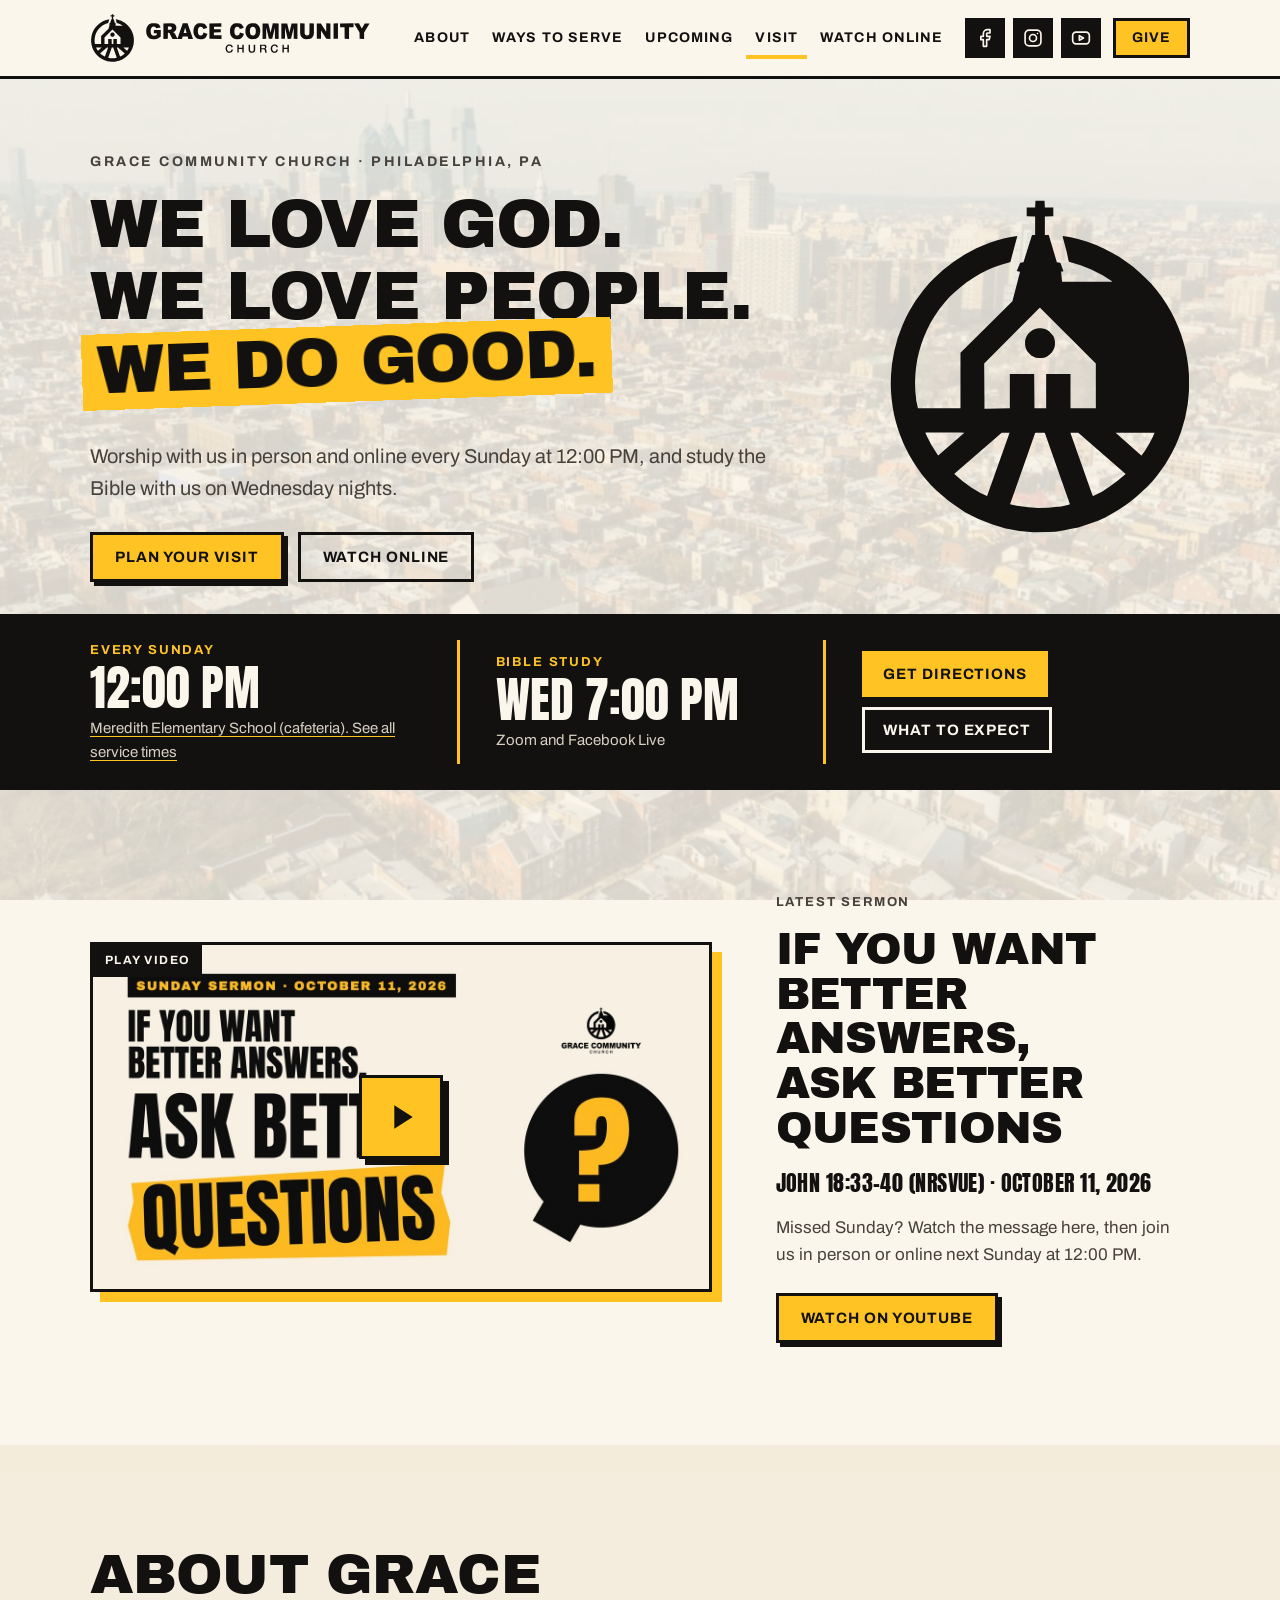
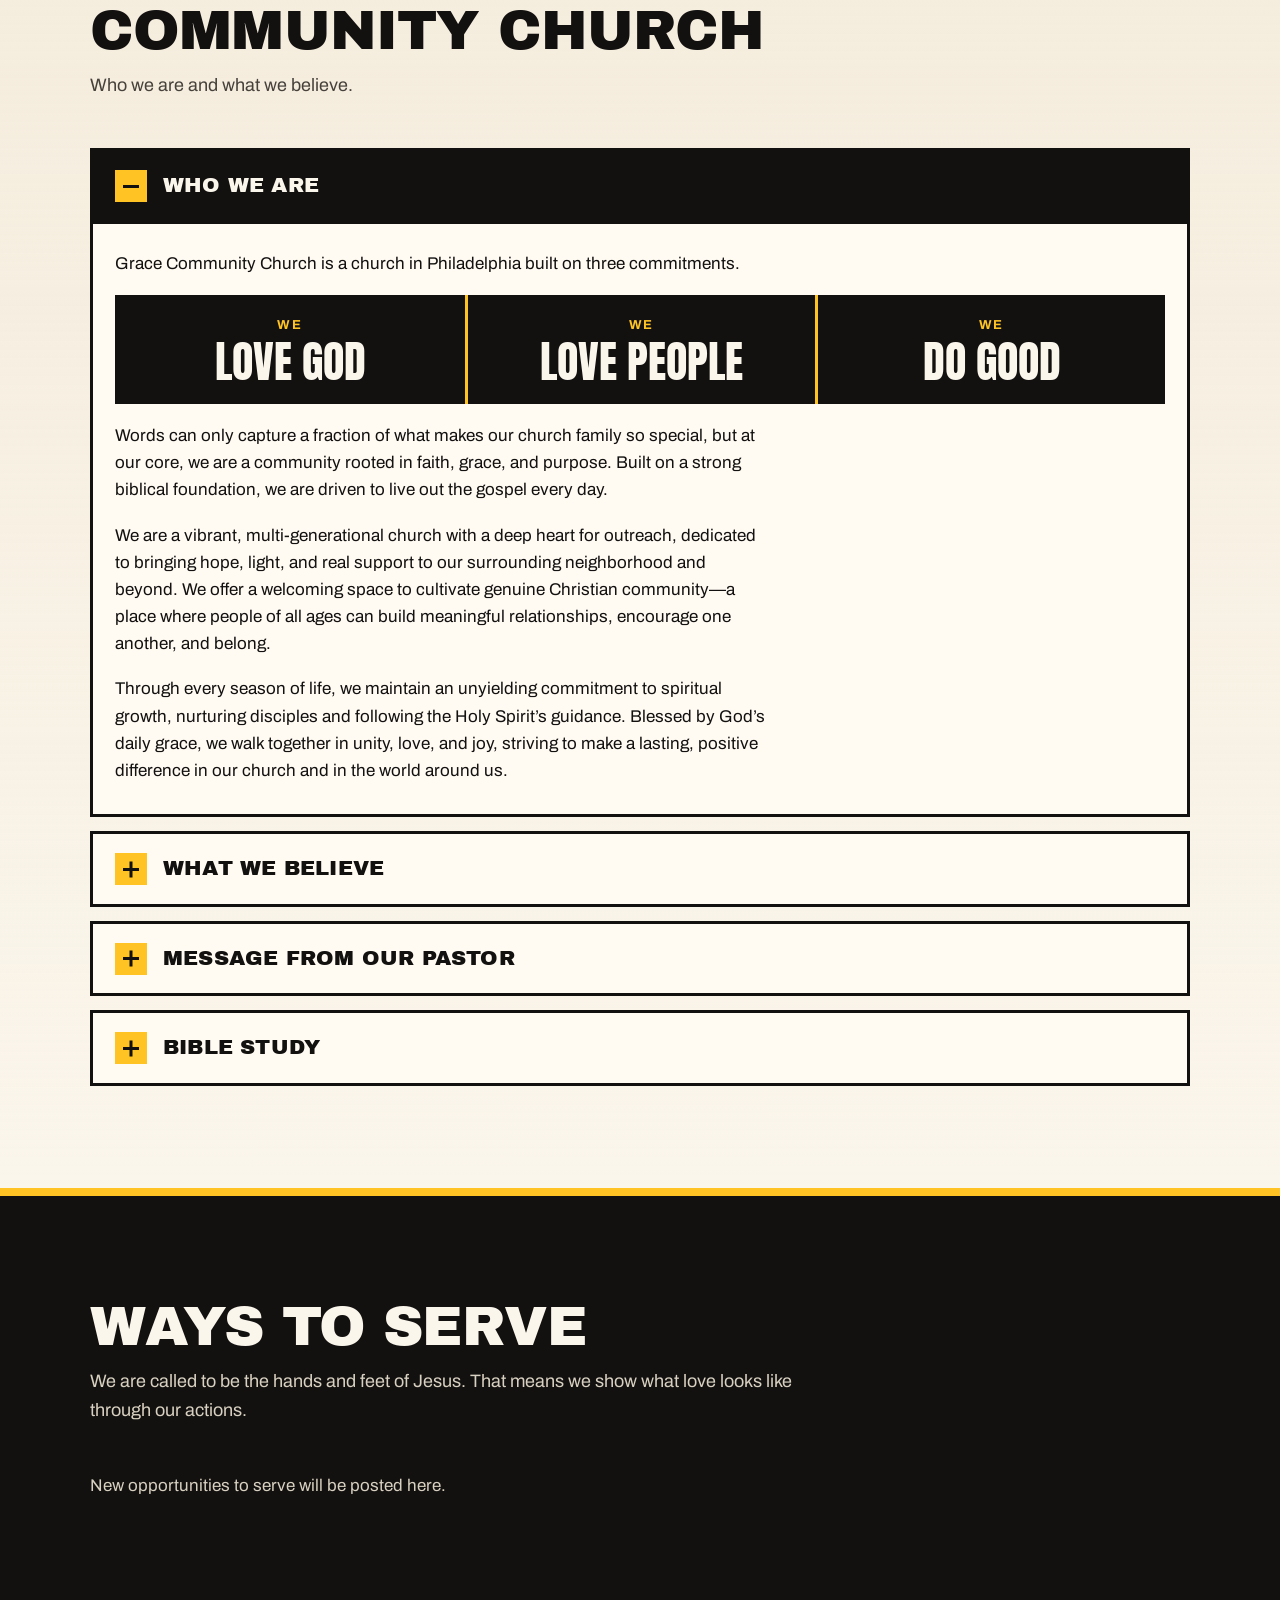
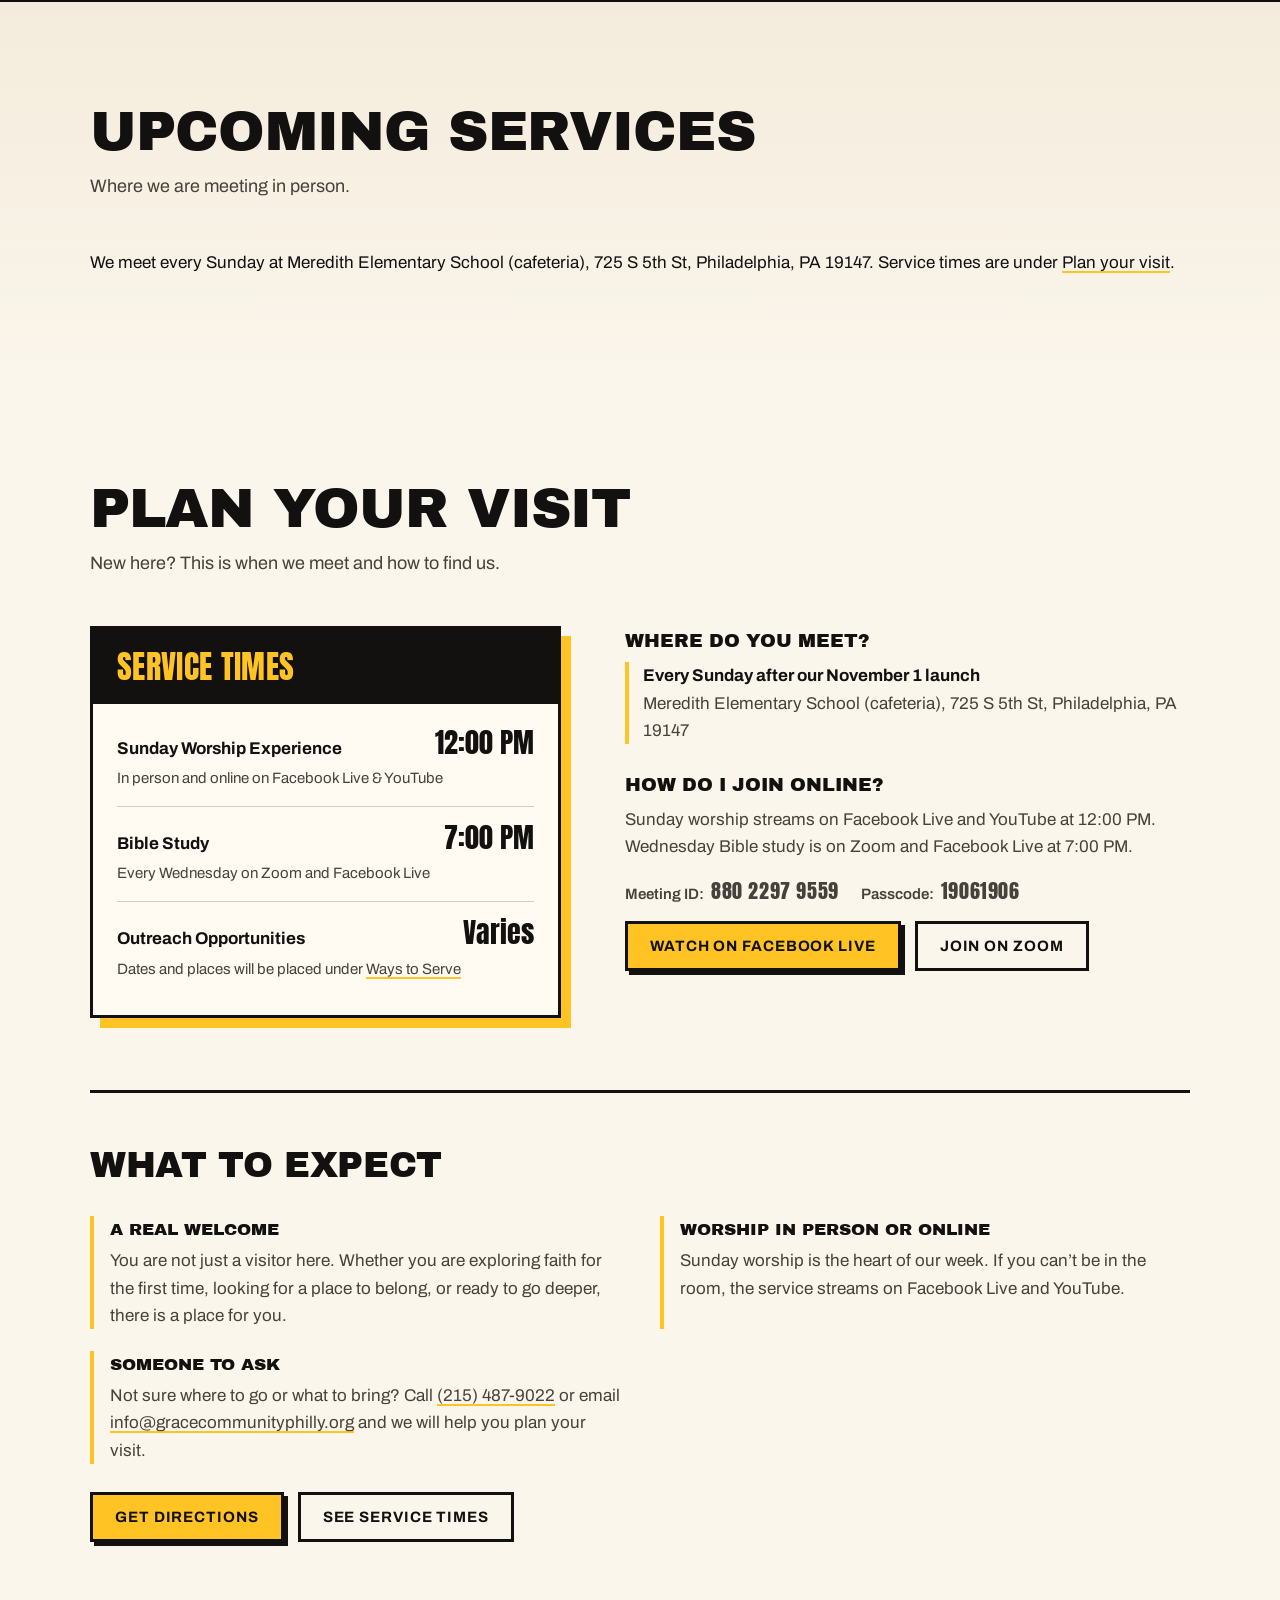
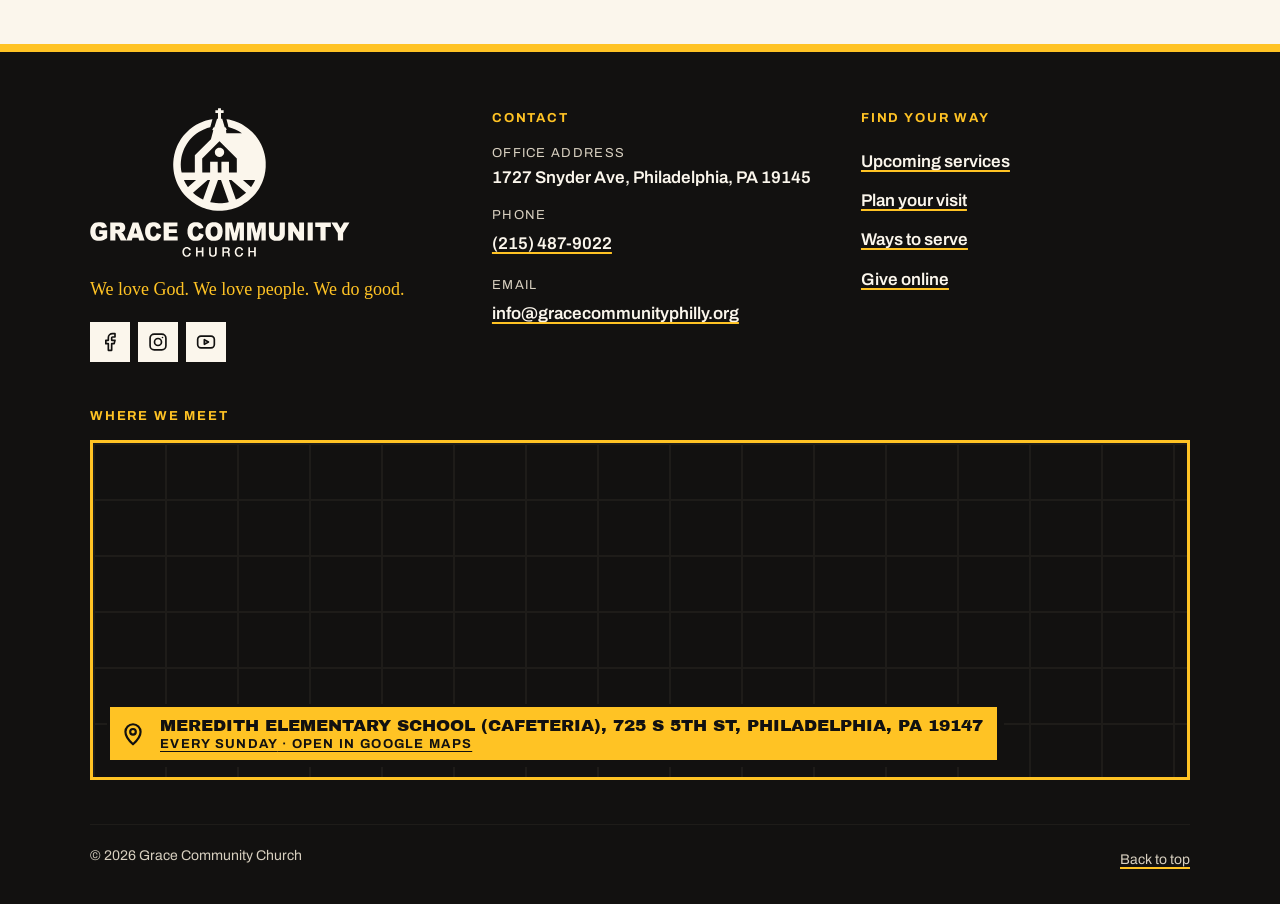
<file: Index.html_10_15_26.html>
<!DOCTYPE html>
<html lang="en">
<head>
<!-- [H1] Page title, description, social sharing and icons -->
<meta charset="utf-8">
<!--
=====================================================================================================
  GRACE COMMUNITY CHURCH: index.html   ·   MAP & LEGEND
  One self-contained page: the CSS is in the <style> block in <head>, the JavaScript in the
  <script> block at the bottom. Search for a tag in [brackets] below to jump to that part.
=====================================================================================================

  PAGE MAP (top to bottom)
  ------------------------
  <head>
    [H1] Page title, description, social-share (Open Graph) tags, favicons
    [H2] Structured data (JSON-LD) for Google: church details + dated events   ← keep events current
    [H3] Google Fonts: Anton, Archivo (400/600/700), Archivo Black, Permanent Marker.
         Quotes and the pastor's signature use the system serif (Georgia).
    [H4] <style>: all CSS (it has its own table of contents at the top)
  <body>
    [1]  Skip link (keyboard users jump straight to the content)
    [2]  Header: logo + main navigation (#site-nav), mobile "Menu" button
    [3]  Hero carousel (#top): slides welcome / launch / bible / bibleNov / food,
         then the black "strip" with this Sunday's time, Bible study time and directions
    [4]  Latest sermon (#sermon)                                                ← update weekly
    [5]  About (#about): four accordions
           5a Who we are
           5b What we believe (#believe)
           5c Message from our pastor
           5d Bible study (#bible-study), including last week's Bible study video ← update weekly
    [6]  Ways to serve (#serve): food drive (#food)
    [7]  This month at Grace (#gallery): flyer tiles that open in the lightbox
    [8]  Upcoming services (#upcoming): one card per dated service
    [9]  Lightbox popup (#lightbox) used by the gallery
    [10] Plan your visit (#visit): service times, where we meet, joining online,
         What to expect (#expect)
    [11] Footer: logo, contact, quick links, "Where we meet" map (#map), copyright
    [12] <script>: SITE settings (meeting places, background photos), then the page behaviour

  LEGEND: attributes and classes you will see everywhere
  -----------------------------------------------------
  data-until="YYYY-MM-DD"  The element is removed the day AFTER this date (by the script in [12]).
  data-from="YYYY-MM-DD"   The element stays hidden until this date.
                           Note: both need JavaScript; without it, expired items still show.
  data-dir                 A "Get directions" link; the script points it at this Sunday's location.
  data-open                The accordion that starts open.
  data-cap                 Caption shown in the lightbox for a gallery flyer.
  .band                    Black section with cream text.     .tint   Soft cream gradient section.
  .hl                      Tilted yellow highlight block in a headline.
  .btn / .btn.quiet        Yellow button / outlined button.
  .m-only                  Nav item shown only in the mobile menu.
  .d-1 … .d-7              Order of the nav items on wide screens (mobile uses source order).
  .sr-only                 Text for screen readers only, e.g. "(opens in a new tab)".
  .js (on <html>)          Added by the first script line; CSS uses it to tell JS-on from JS-off.

  WEEKLY UPDATE CHECKLIST
  -----------------------
  After Sunday:     [4] poster image (images/sermon-YYYY-MM-DD.jpg), the YouTube link (2 places),
                    the play button's aria-label, the title, scripture and date.
  After Wednesday:  [5d] the Bible study video link (2 places), poster image, title and date;
                    the flyer's alt text if the graphic changes.
  New month:        [3] hero slides, [7] flyers, [8] service cards, [10] "Where do you meet?",
                    [H2] JSON-LD events, and SITE.meetingPlaces in [12].

  VALUES REPEATED ACROSS THE PAGE (change every copy)
  ---------------------------------------------------
  Zoom meeting ID 880 2297 9559 and passcode 19061906: shown 5 times, Zoom link 5 times
  Facebook page link: 6 times ·  Give (Tithe.ly) link: 2 times ·  Phone: 3 times ·  Email: 5 times
=====================================================================================================
-->
<meta name="viewport" content="width=device-width, initial-scale=1, viewport-fit=cover">
<title>Grace Community Church | Philadelphia, PA - Where We Love God, Love People and Do Good!</title>
<meta name="description" content="Grace Community Church in Philadelphia. Sunday worship at 12:00 PM in person and online, and Bible study Wednesdays at 7:00 PM on Zoom and Facebook Live.">
<link rel="canonical" href="https://www.gracecommunityphilly.org/">
<meta property="og:url" content="https://www.gracecommunityphilly.org/">
<meta property="og:image" content="https://www.gracecommunityphilly.org/images/share.jpg">
<meta property="og:image:width" content="1200">
<meta property="og:image:height" content="630">
<meta property="og:site_name" content="Grace Community Church">
<meta name="twitter:card" content="summary_large_image">
<meta property="og:type" content="website">
<meta property="og:title" content="Grace Community Church">
<meta property="og:description" content="We love God. We love people. We do good.">
<meta name="theme-color" content="#121110">
<link rel="icon" href="/favicon.ico" sizes="48x48">
<link rel="icon" href="/favicon-192.png" type="image/png" sizes="192x192">
<link rel="icon" href="/favicon.svg" type="image/svg+xml">
<link rel="apple-touch-icon" href="/apple-touch-icon.png">
<!-- [H2] Structured data for Google. Each "Event" is a dated service: add new ones and remove past ones. -->
<script type="application/ld+json">{"@context": "https://schema.org", "@type": "Church", "name": "Grace Community Church", "url": "https://www.gracecommunityphilly.org/", "image": "https://www.gracecommunityphilly.org/images/share.jpg", "slogan": "We love God. We love people. We do good.", "address": {"@type": "PostalAddress", "streetAddress": "1727 Snyder Ave", "addressLocality": "Philadelphia", "addressRegion": "PA", "postalCode": "19145", "addressCountry": "US"}, "email": "info@gracecommunityphilly.org", "telephone": "+1-215-487-9022", "sameAs": ["https://www.facebook.com/gracecommunityphilly/", "https://www.instagram.com/gracecommunityphilly/", "https://www.youtube.com/@GraceCommunityPhilly"], "event": [{"@type": "Event", "name": "Sunday service", "startDate": "2026-10-11T12:00:00-04:00", "eventAttendanceMode": "https://schema.org/OfflineEventAttendanceMode", "location": {"@type": "Place", "name": "Mother Bethel AME Church", "address": {"@type": "PostalAddress", "streetAddress": "419 S 6th St", "addressLocality": "Philadelphia", "addressRegion": "PA", "postalCode": "19147", "addressCountry": "US"}}}, {"@type": "Event", "name": "Sunday service", "startDate": "2026-10-18T12:00:00-04:00", "eventAttendanceMode": "https://schema.org/OfflineEventAttendanceMode", "location": {"@type": "Place", "name": "Mother Bethel AME Church", "address": {"@type": "PostalAddress", "streetAddress": "419 S 6th St", "addressLocality": "Philadelphia", "addressRegion": "PA", "postalCode": "19147", "addressCountry": "US"}}}, {"@type": "Event", "name": "Worship with Mt. Zion United Methodist Church", "startDate": "2026-10-25T11:00:00-04:00", "eventAttendanceMode": "https://schema.org/OfflineEventAttendanceMode", "location": {"@type": "Place", "name": "Mt. Zion United Methodist Church", "address": {"@type": "PostalAddress", "streetAddress": "1530 N 11th St", "addressLocality": "Philadelphia", "addressRegion": "PA", "postalCode": "19122", "addressCountry": "US"}}}, {"@type": "Event", "name": "Grace Community Church official launch service", "startDate": "2026-11-01T15:00:00-05:00", "eventAttendanceMode": "https://schema.org/OfflineEventAttendanceMode", "location": {"@type": "Place", "name": "Meredith Elementary School (cafeteria)", "address": {"@type": "PostalAddress", "streetAddress": "725 S 5th St", "addressLocality": "Philadelphia", "addressRegion": "PA", "postalCode": "19147", "addressCountry": "US"}}}]}</script>
<!-- [H3] Web fonts from Google Fonts. Only the styles the page uses: Anton; Archivo 400, 600, 700 (no italic);
     Archivo Black; Permanent Marker. Add a family or weight here before using it in the CSS. -->
<link rel="preconnect" href="https://fonts.googleapis.com">
<link rel="preconnect" href="https://fonts.gstatic.com" crossorigin>
<link rel="stylesheet" href="https://fonts.googleapis.com/css2?family=Anton&family=Archivo:wght@400;600;700&family=Archivo+Black&family=Permanent+Marker&display=swap">
<!-- [H4] All page CSS -->
<style>
/* Layout: flyer logic at page scale. Cream sheets carry the reading, black bands carry
   times and places, one tilted yellow block per screen carries the emphasis. */
/* =====================================================================================
   CSS TABLE OF CONTENTS (search for the heading text in quotes)
     "Design tokens"          colours, fonts, logo shapes (the two long data: lines), spacing
     "Base"                   reset, links, focus outline
     "Page background photo"  the fixed photo behind the whole page
     "Buttons"                .btn and .btn.quiet
     "Gaps the church..."     .todo placeholder boxes
     "Social icons"
     "Header"                 sticky header, nav, mobile menu (max-width: 1200px)
     "Hero carousel"          slides, ticket card, the black strip under the hero
     "Sections"               shared section spacing and headings
     "Latest sermon"          video box and poster
     "Bible study panel"
     "Upcoming service cards"
     "About accordions"       values row, pastor letter
     "Ministries"             Ways to serve, food drive
     "Gallery"                flyer tiles and the lightbox
     "Visit"                  service times, FAQ, What to expect
     "Footer"                 map, contact, links
   Breakpoints used: 1200px (mobile menu), 860px (hero/sermon stack), 820/760/720/700px,
   640/600/560/520px, 480px and 380px (small phones).
   ===================================================================================== */
/* ---------- Design tokens ---------- */
:root {
  color-scheme: only light; /* always the cream look, even on devices set to dark mode */
  --paper: #fbf6ec;
  --paper-2: #efe4d0;
  --card: #fffaf2;
  --ink: #121110;
  --ink-soft: #46413b;
  --edge: #121110;
  --line: #d9cdb6;
  --sun: #ffc324;
  --on-sun: #121110;
  --band: #121110;
  --band-2: #1e1c19;
  --on-band: #fbf6ec;
  --on-band-soft: #d8d0c0;
  --ring: #121110;

  --display: "Archivo Black", "Arial Black", Impact, sans-serif;
  --tall: "Anton", "Arial Narrow", Impact, sans-serif;
  --body: "Archivo", "Helvetica Neue", Arial, sans-serif;
  --marker: "Permanent Marker", "Comic Sans MS", cursive;
  --serif: Georgia, "Times New Roman", serif;  /* system serif: no web font needed for the few quotes */

  --gutter: clamp(16px, 4vw, 40px);
  --header-h: 76px;
  /* Logo shapes, used as masks so they take the text colour. Retraced from the high-res logo PNG;
     the same drawings are saved as images/logo/emblem.svg and wordmark.svg. */
  --emblem: url("data:image/svg+xml,%3Csvg xmlns='http://www.w3.org/2000/svg' viewBox='0 0 924 1026'%3E%3Cpath fill-rule='evenodd' d='M488 1023l-48 1-42-4-42-8-23-7-19-6-24-9-21-9-20-10-18-9-18-12-19-13-16-12-18-15-17-15-18-18-16-18-12-15-13-18-15-23-12-21-9-18-8-17-10-25-7-21-6-21-5-21-4-22-3-22-2-25-1-25 1-26 3-34 7-40 11-41 15-40 10-22 10-19 20-33 24-33 16-19 15-15 30-28 32-25 34-22 36-19 18-8 23-9 21-7 22-6 22-5 20-3v1l-21 78-2 2-29 8-22 8-18 8-24 12-20 12-22 15-19 15-17 15-15 14-16 18-15 19-15 22-13 22-11 22-9 21-8 22-7 24-5 22-4 26-2 21-1 26 1 27 3 28 5 23h131v-171l160-159 23-89v-2l-10-2 2-4 9-22 10-1 26-83 2-1h8v-1v-56l-26-1v-26v-1h1h25v-1l1-20h28l1 20v1h26v27l-26 1v56v1h12l25 84 9 1 2 1 9 25-1 1h-6v1l3 30v1h118h35l2-1-30-19-35-18-33-13-36-11-1-3-6-28-12-45v-3l25 4 25 6 26 8 27 10 25 11 25 13 22 13 25 17 17 13 20 17 18 17 18 18 16 19 18 24 15 23 11 19 11 21 11 25 10 26 7 23 6 23 5 25 4 28 2 25v26v25l-4 40-8 42-12 41-9 24-9 21-10 20-10 18-11 18-13 19-12 16-15 18-17 18-16 15-18 16-15 12-19 14-20 13-17 10-23 13-22 10-20 7-41 14-25 5-22 4-23 4zM634 642v-138l-172-172h-1l-171 172 1 139 78-1v-106h2h73l1 106h36v-106h75v106zM466 487h-8l-9-1-8-4-6-3-6-6-7-8-4-9-2-9v-12l1-6 3-8 5-8 8-8 8-5 8-3 9-2h7l10 2 8 3 8 5 6 7 6 7 3 7 2 9v12l-1 6-3 8-5 8-7 7-8 6-9 4zM150 786l79-69-12-1h-107l-1 2 5 11 13 25 19 30 3 3zM299 912l69-194v-1h-24l-145 126-1 1 25 22 26 19 28 17 17 8 5 3zM488 948l19-2 20-2 24-5 3-2-77-219-2-1h-26l-2 1-77 219 2 1 19 4 35 5 31 2zM626 912l28-14 24-16 23-17 25-21-146-127h-24l1 4 65 184 3 7zM776 786l10-14 12-20 11-21 6-14h-1h-119l79 70h1z'/%3E%3C/svg%3E");
  --wordmark: url("data:image/svg+xml,%3Csvg xmlns='http://www.w3.org/2000/svg' viewBox='0 0 2587 347'%3E%3Cpath fill-rule='evenodd' d='M103 187h-23l-11-1-10-2-9-3-10-5-8-6-7-7-8-11-7-14-5-16-2-11-1-15 1-17 2-12 3-12 5-11 6-10 4-5 4-5 10-9 12-7 16-4 18-2h24l18 3 11 3 7 5 5 3 7 8 8 14 5 13v2h-1l-48 9h-1l-3-8-4-4-4-4-9-4-11-1-9 2-6 3-7 7-5 8-4 12-2 14v15l3 18 3 9 4 5 6 7 5 3 6 2 7 1h8l6-1 7-2 7-3 8-5 1-2v-13l-1-2h-31h-2v-35l1-2 77-1h1l1 2-1 75-20 14-14 7-15 5zM647 187h-24l-10-1-16-4-12-6-10-8-11-14-8-15-5-14-3-16v-28l4-21 5-14 7-14 12-13 13-9 7-3 13-3 14-2h20l16 3 13 4 8 5 5 4 8 10 7 11 7 18v1l-3 1-42 10-5-11-5-7-5-4-4-2-10-2-8 1-7 3-7 6-6 8-3 8-2 10-1 15 1 17 2 10 4 10 5 6 5 4 7 3 9 1 8-1 7-3 6-6 4-5 4-10 3-10 41 13 3 1 1 2-3 10-6 14-5 9-6 8-9 8-10 6-8 3zM1068 187h-25l-15-2-15-5-10-6-11-11-10-14-6-13-5-19-1-8v-15v-13l1-9 4-18 6-14 5-8 5-6 6-7 7-5 13-7 17-4 17-1 19 1 13 2 12 5 11 8 9 11 9 14 5 14-1 1-3 1-41 10-1-1-3-9-7-8-5-4-4-2-10-2-8 1-7 3-7 7-5 7-3 9-2 10-1 14 1 16 2 11 3 9 3 4 4 5 3 2 7 3 10 1 10-2 6-3 5-5 4-5 4-10 2-9 1-1 43 14 2 2-3 10-7 15-5 8-8 10-10 8-7 4-8 3zM1248 186l-23 1-16-2-13-4-13-7-11-10-8-10-8-15-5-15-2-12-1-14 1-21 2-12 3-10 6-14 5-8 6-7 5-6 8-6 13-6 9-3 9-2 20-1 18 1 17 4 14 7 13 12 9 12 7 15 5 16 1 14 1 10-3 27-4 15-3 8-5 9-9 12-6 6-10 7-8 4-9 3zM542 184h-53l-1-3-7-25-1-1h-56h-1l-8 29h-109l-2-3-28-55-3-6-5-5-4-2-4-1h-6h-1v1l-1 70-51 1v-179l89-1 17 1 11 2 8 3 8 6 4 4 5 7 3 6 4 13v18l-3 10-3 7-3 5-8 9-8 5-12 5v1l8 3 4 3 11 15 25 50 2 4 61-175 1-2h55l1 2 60 173 1 3zM872 184l-139-1-1-175v-2l1-1 135-1 2 1v38l-85 1v27h77l1 1 1 34-1 2h-1l-77 1-1 1v31l2 2h86v1v38zM1531 184l-42-1v-128l-1 2-30 126h-39l-30-127-1-1v128l-42 1v-179h67l24 99 2 7 25-106 1-1 66 1 1 3v173zM1748 184l-42-1v-128l-31 128-38 1-31-130-1 2v127h-42v-176v-2h67l1 2 25 104 25-104 1-2h66l1 2v174v2zM1878 186l-29 1-16-2-11-3-7-3-10-7-11-12-5-8-3-7-3-12-2-9-1-11v-106l2-3 50 1v116l2 7 6 8 4 4 5 3 11 2 11-2 7-4 3-4 3-4 3-9 1-116 1-2 50 1v2v112l-1 9-3 13-3 7-6 11-6 8-10 9-5 3-9 4-12 3zM2130 184l-48-1-61-95v95h-48l-1-176 1-2h47l61 96 1-95 1-2 47 1zM2217 183h-51v-175v-3l50-1 1 2zM2344 184l-50-1-1-133-50-1h-1l-1-42 1-2 154-1 1 2v43h-2l-50 1v131v2zM2518 184l-51-1-1-74-61-100-2-3 1-1 54-1 2 1 31 56 2 2 33-58h56v1l-7 12-56 91v73zM277 77l12-3 4-2 2-3 3-5v-5v-5l-3-5-4-5-6-2-6-1h-26v36zM1238 144h4l6-2 5-3 6-6 2-3 4-8 2-9 1-8v-23l-2-11-3-8-5-7-4-4-6-5-5-2-5-1h-9l-8 2-7 5-5 5-3 5-3 8-2 8-1 8v20l3 16 3 8 3 4 6 5 7 5 10 2zM469 115l-17-61-17 61zM970 344l-12 1-7-1-6-2-8-5-6-6-5-7-4-9-2-8-1-11 1-10 2-9 4-8 4-6 6-6 8-5 9-3 10-1 8 1 6 1 7 3 5 3 7 6 3 4 3 9v4l-1 1h-15l-3-8-5-5-7-4-9-1-7 1-5 2-6 5-5 8-3 12v12l1 7 5 11 5 5 4 4 5 2h7l9-1 7-5 4-5 3-8v-4l1-1h14l2 1-1 7-3 8-3 6-5 5-6 5-5 3zM1492 344l-13 1-6-1-6-2-9-5-7-7-4-7-4-9-2-8-1-10 1-9 2-8 4-10 5-7 7-6 7-4 9-3 9-1 9 1 13 4 6 4 6 7 4 8 1 6v2h-16l-4-9-4-5-6-3-8-1-8 1-5 2-5 4-3 3-3 5-3 9-1 7 1 13 2 7 3 6 4 6 5 3 6 3h6l9-1 4-2 5-6 3-6 3-9h14l2 1-2 8-2 6-3 6-4 5-8 7-6 3zM1128 343l-15-1-1-40-1-1-40 1v40h-16v-91h14h2v35l1 1 40-1v-35h1h15l1 1v90zM1231 344l-15 1-10-2-6-3-5-4-4-5-3-5-2-7-1-8v-60h15h1v52l1 10 1 5 4 7 3 3 4 2 8 1 8-1 5-2 6-6 2-4 1-5v-9v-53h1h14h2v58l-1 10-2 4-3 8-7 7-9 4zM1394 343h-17l-2-7-1-13-1-7-2-5-3-3-3-2-9-1h-23v37h-16v-91h53l7 2 4 2 6 6 4 7v7l-1 8-3 7-2 3-4 4-3 1 7 5 4 6 1 4 1 19 1 4 3 6zM1650 342h-17v-40v-1h-1h-39l-1 1v40h-17l1-91h15h1v35l1 1h40v-36h1h15h1zM1366 291l5-3 2-3 1-4v-8l-2-4-2-2-3-2-8-1h-26v27l1 1h25z'/%3E%3C/svg%3E");
}

/* ---------- Base: reset, links, focus outline ---------- */
*, *::before, *::after { box-sizing: border-box; }
[hidden] { display: none !important; }
html:not(.js) [data-from] { display: none !important; }
html { scroll-padding-top: calc(var(--header-h) + 16px); }
@media (prefers-reduced-motion: no-preference) { html { scroll-behavior: smooth; } }
body {
  margin: 0; background: var(--paper); color: var(--ink);
  font-family: var(--body); font-size: 1.0625rem; line-height: 1.6;
  overflow-x: hidden; overflow-x: clip;
}
h1, h2, h3, h4, p, ul, ol, dl, dd, figure { margin: 0; }
ul, ol { padding: 0; list-style: none; }
img { display: block; max-width: 100%; height: auto; }
a { color: inherit; text-decoration-thickness: 2px; text-underline-offset: 3px; text-decoration-color: var(--sun); }
a:hover { text-decoration-color: currentColor; }
:focus-visible { outline: 3px solid var(--ring); outline-offset: 3px; }
button { font: inherit; color: inherit; }

/* Page background photo: fixed to the screen, so it stays put while the page scrolls.
   A cream layer at 85% sits over it. Set the image in SITE.pageImage. */
.has-page-bg body::before, .has-page-bg body::after { content: ""; position: fixed; left: 0; top: 0; width: 100%; height: 100vh; height: 100lvh; z-index: -1; pointer-events: none; }
.has-page-bg body::before { background: var(--page-image) center / cover no-repeat; }
@media (max-width: 700px) { .has-page-bg body::before { background-image: var(--page-image-small, var(--page-image)); } }
.has-page-bg body::after { background: var(--paper); opacity: .85; }
.has-page-bg .hero { background: transparent; }
.has-page-bg .section.tint { background: linear-gradient(rgba(239, 228, 208, .6), rgba(239, 228, 208, 0)); }

.wrap { max-width: 1180px; margin-inline: auto; padding-inline: var(--gutter); }
.band { background: var(--band); color: var(--on-band); --ring: var(--sun); }
.sr-only { position: absolute; width: 1px; height: 1px; overflow: hidden; clip-path: inset(50%); white-space: nowrap; }

.skip {
  position: absolute; left: var(--gutter); top: -100px; z-index: 100;
  background: var(--sun); color: var(--on-sun); padding: 10px 16px; font-weight: 700;
}
.skip:focus { top: calc(env(safe-area-inset-top, 0px) + 8px); }

.label {
  font-size: .8125rem; font-weight: 700; text-transform: uppercase; letter-spacing: .14em;
}
.emblem, .lockup { display: block; background: currentColor; }
.emblem { aspect-ratio: 924 / 1026; -webkit-mask: var(--emblem) center / contain no-repeat; mask: var(--emblem) center / contain no-repeat; }
/* The full lockup (footer) is the emblem stacked over the wordmark: two mask layers, no third copy of the artwork.
   49.64% / 35.717% place and size the emblem exactly as in the original lockup artwork. */
.lockup { aspect-ratio: 2587 / 1479;
  -webkit-mask: var(--emblem) 49.64% 0 / 35.717% auto no-repeat, var(--wordmark) 0 100% / 100% auto no-repeat;
          mask: var(--emblem) 49.64% 0 / 35.717% auto no-repeat, var(--wordmark) 0 100% / 100% auto no-repeat; }

/* Browsers without aspect-ratio (Safari 14 and older) */
@supports not (aspect-ratio: 1 / 1) {
  .brand .emblem { height: 49px; } .wordmark { width: 224px; } .hero-emblem { height: 333px; }
  .foot-brand .lockup { height: 149px; } .video { height: 0; padding-top: 56.25%; } .photo-slot { min-height: 340px; }
}

/* Buttons */
.btn {
  display: inline-flex; align-items: center; justify-content: center; gap: 10px;
  min-height: 48px; padding: 10px 22px;
  background: var(--sun); color: var(--on-sun); border: 3px solid var(--on-sun);
  font-weight: 700; font-size: .9375rem; text-transform: uppercase; letter-spacing: .06em;
  text-decoration: none; cursor: pointer; text-align: center;
  box-shadow: 4px 4px 0 var(--ink);
}
.btn:hover { box-shadow: 6px 6px 0 var(--ink); transform: translate(-2px, -2px); }
.btn.quiet { background: transparent; color: var(--ink); border-color: var(--ink); box-shadow: none; }
.btn.quiet:hover { background: var(--ink); color: var(--paper); transform: none; }
.band .btn { border-color: var(--sun); box-shadow: none; }
.band .btn:hover { background: var(--on-band); border-color: var(--on-band); transform: none; }
.band .btn.quiet { color: var(--on-band); border-color: var(--on-band); background: transparent; }
.band .btn.quiet:hover { background: var(--on-band); color: var(--band); }
@media (prefers-reduced-motion: no-preference) { .btn { transition: transform .12s, box-shadow .12s, background .12s; } }

/* Gaps the church still needs to fill in */
.todo {
  border: 2px dashed currentColor; padding: 14px 16px; display: grid; gap: 4px;
  font-size: .9375rem; line-height: 1.45;
}
.todo b { font-family: var(--marker); font-weight: 400; font-size: 1rem; letter-spacing: .04em; text-transform: uppercase; }
.todo.inline { display: inline-block; padding: 2px 10px; font-size: .875rem; }

/* Social icons */
.social { display: flex; gap: 8px; }
.social a { width: 40px; height: 40px; display: grid; place-items: center; background: var(--ink); color: var(--paper); border: 2px solid var(--ink); }
.band .social a { background: var(--on-band); color: var(--band); border-color: var(--on-band); }
.social a:hover, .band .social a:hover { background: var(--sun); color: var(--on-sun); border-color: var(--sun); }
.social svg { width: 20px; height: 20px; fill: none; stroke: currentColor; stroke-width: 2; stroke-linecap: round; stroke-linejoin: round; }
.site-nav .soc-li { margin-left: 8px; }

/* Header */
.site-header {
  position: sticky; top: env(safe-area-inset-top, 0px); z-index: 50;
  background: var(--paper); border-bottom: 3px solid var(--ink);
}
.site-header .wrap { display: flex; align-items: center; justify-content: space-between; gap: 16px; min-height: var(--header-h); }
.brand { display: flex; align-items: center; gap: 12px; text-decoration: none; min-width: 0; }
.brand .emblem { width: 44px; flex: none; }
.wordmark { display: block; height: 30px; aspect-ratio: 2587 / 347; flex: none; background: currentColor; -webkit-mask: var(--wordmark) center / contain no-repeat; mask: var(--wordmark) center / contain no-repeat; }
.nav-toggle {
  display: none; align-items: center; gap: 10px; min-height: 44px; padding: 6px 14px;
  background: var(--ink); color: var(--paper); border: 0; cursor: pointer;
  font-weight: 700; font-size: .875rem; text-transform: uppercase; letter-spacing: .1em;
}
.nav-toggle .bars { width: 20px; height: 14px; border-block: 2px solid currentColor; position: relative; }
.nav-toggle .bars::after { content: ""; position: absolute; inset: 4px 0 auto; border-top: 2px solid currentColor; }
.site-nav ul { display: flex; align-items: center; gap: 4px; }
.site-nav .m-only { display: none; }
/* Mobile-only words and the Bible study button; on desktop the links keep their original order */
.site-nav .m-txt, .site-nav .bs-cta { display: none; }
.soc-row { display: flex; flex-wrap: wrap; align-items: center; gap: 12px; }
@media (min-width: 1201px) {
  .site-nav .d-1 { order: 1; } .site-nav .d-2 { order: 2; } .site-nav .d-3 { order: 3; } .site-nav .d-4 { order: 4; }
  .site-nav .d-5 { order: 5; } .site-nav .d-6 { order: 6; } .site-nav .d-7 { order: 7; }
}
.site-nav li > a {
  display: block; padding: 10px 9px; white-space: nowrap; text-decoration: none;
  font-weight: 700; font-size: .875rem; text-transform: uppercase; letter-spacing: .08em;
}
.site-nav li > a:not(.btn):hover, .site-nav li > a[aria-current] { box-shadow: inset 0 -4px 0 var(--sun); }
.site-nav .btn { min-height: 40px; padding: 6px 16px; margin-left: 8px; box-shadow: none; }
.site-nav .btn:hover { transform: none; box-shadow: none; background: var(--ink); color: var(--paper); border-color: var(--ink); }
@media (max-width: 1200px) {
  .js .nav-toggle { display: inline-flex; }
  .site-nav { position: absolute; left: 0; right: 0; top: 100%; background: var(--paper); border-bottom: 3px solid var(--ink); padding: 8px var(--gutter) 20px; }
  .site-nav ul { flex-direction: column; align-items: stretch; gap: 0; }
  .site-nav .m-only { display: block; }
  .site-nav .m-txt { display: inline; }
  .site-nav .bs-cta { display: inline-flex; flex: 1 1 150px; padding-inline: 14px; }
  .site-nav li + li { border-top: 1px solid var(--line); }
  .site-nav li > a { padding: 14px 4px; font-size: 1rem; }
  .site-nav .soc-li { padding-block: 14px 4px; }
  .site-nav .social a { width: 48px; height: 48px; }
  .site-nav .give-li { border-top: 0; padding-top: 12px; }
  .site-nav .btn { margin-left: 0; min-height: 48px; }
  .js .site-nav:not(.open) { display: none; }
  html:not(.js) .site-header { position: static; }
  html:not(.js) .site-nav { position: static; border: 0; padding: 0 0 12px; flex-basis: 100%; }
  html:not(.js) .site-header .wrap { flex-wrap: wrap; }
}
@media (max-width: 480px) { .wordmark { height: 24px; } .brand { gap: 8px; } .brand .emblem { width: 36px; } }
@media (max-width: 380px) { .wordmark { height: 20px; } .brand .emblem { width: 32px; } }

/* Hero carousel: slides share one grid cell so the hero never changes height */
.hero { background: linear-gradient(var(--paper), var(--paper-2)); overflow-x: hidden; overflow-x: clip; }
.hero { --hero-overlay: var(--paper); }
.hero.dark .hero-stage { --hero-overlay: var(--band); --paper: var(--band); --ink: var(--on-band); --ink-soft: var(--on-band-soft); --ring: var(--sun); color: var(--ink); }
.hero.dark .hero-stage .btn { box-shadow: none; border-color: var(--sun); }
.hero.dark .hero-stage .btn.quiet { border-color: var(--ink); }
.hero.dark .ticket { outline: 2px solid var(--sun); }
.hero-stage { position: relative; }
.hero-bgs { position: absolute; inset: 0; overflow: hidden; }
.hero-bg { position: absolute; inset: 0; background: center / cover no-repeat; opacity: 0; }
.hero-bg.is-active { opacity: 1; }
.hero-bg.has-img::after { content: ""; position: absolute; inset: 0; background: var(--hero-overlay); opacity: .85; }
@media (prefers-reduced-motion: no-preference) { .hero-bg { transition: opacity .6s ease; } }
.hero-inner { position: relative; padding-block: clamp(36px, 6vw, 72px) clamp(20px, 3vw, 32px); }
.slides { display: grid; }
.slide {
  grid-area: 1 / 1; min-width: 0;
  display: grid; grid-template-columns: minmax(0, 1fr) minmax(0, 340px); gap: clamp(28px, 5vw, 56px); align-items: center;
}
.js .slide:not(.is-active) { visibility: hidden; opacity: 0; }
@media (prefers-reduced-motion: no-preference) {
  .js .slide { transition: opacity .5s ease, visibility 0s linear .5s; }
  .js .slide.is-active { transition: opacity .5s ease; }
}
html:not(.js) .slide { grid-area: auto; }
html:not(.js) .slides { gap: 56px; }
.hero-copy { container-type: inline-size; min-width: 0; }
.hero-h { display: grid; gap: 18px; }
.h1-name { font-family: var(--body); font-size: .875rem; font-weight: 700; letter-spacing: .18em; text-transform: uppercase; color: var(--ink-soft); }
.h1-motto { font-family: var(--display); font-weight: 400; text-transform: uppercase; font-size: clamp(1.75rem, 5.2vw, 4.25rem); line-height: 1; white-space: nowrap; letter-spacing: -.02em; display: grid; justify-items: start; gap: .06em; }
.h1-motto .hl { background: var(--sun); color: var(--on-sun); padding: .04em .22em .08em; margin-left: -.12em; transform: rotate(-2deg); transform-origin: left center; }
@media (max-width: 860px) { .h1-motto { font-size: clamp(1.5rem, 8.4vw, 3.25rem); } }
@supports (width: 1cqi) { .h1-motto { font-size: clamp(1.5rem, 9.6cqi, 5rem); } }
.lede { font-size: clamp(1.0625rem, 1.6vw, 1.25rem); max-width: 34em; margin-top: 30px; color: var(--ink-soft); }
.actions { display: flex; flex-wrap: wrap; gap: 14px; margin-top: 28px; }
.zoom-id { display: flex; flex-wrap: wrap; gap: 4px 22px; margin-top: 14px; font-size: .9375rem; font-weight: 600; }
.zoom-id b { font-family: var(--tall); font-weight: 400; font-size: 1.25rem; letter-spacing: .03em; margin-left: 4px; user-select: all; }
.hero-emblem { width: min(300px, 100%); justify-self: end; }
.hero-ctl { display: flex; align-items: center; gap: 6px; margin-top: clamp(24px, 4vw, 44px); flex-wrap: wrap; }
html:not(.js) .hero-ctl { display: none; }
.hero-ctl button { min-width: 44px; height: 44px; display: grid; place-items: center; background: transparent; border: 2px solid var(--ink); cursor: pointer; padding: 0; }
.hero-ctl button:hover { background: var(--ink); color: var(--paper); }
.hero-ctl svg { width: 18px; height: 18px; fill: none; stroke: currentColor; stroke-width: 2.5; stroke-linecap: round; stroke-linejoin: round; }
.hero-ctl .dots { display: flex; margin-inline: 6px; }
.hero-ctl .dots button { border: 0; min-width: 36px; }
.hero-ctl .dots button:hover { background: transparent; }
.hero-ctl .dots button::before { content: ""; width: 14px; height: 14px; border: 2px solid var(--ink); }
.hero-ctl .dots button:hover::before { background: var(--ink); }
.hero-ctl .dots button[aria-current="true"]::before { width: 30px; background: var(--sun); }

.ticket {
  background: var(--band); color: var(--on-band); --ring: var(--sun);
  padding: 28px 26px 30px; display: grid; gap: 10px; justify-items: start;
  transform: rotate(2deg); box-shadow: 12px 12px 0 var(--sun);
  max-width: 380px; justify-self: end; width: 100%;
}
.ticket .tag { font-family: var(--marker); background: var(--sun); color: var(--on-sun); padding: 2px 14px; font-size: 1.25rem; transform: rotate(-3deg); margin-bottom: 6px; }
.ticket .when { font-family: var(--tall); font-size: clamp(4rem, 9vw, 5.5rem); line-height: 1; color: var(--sun); text-transform: uppercase; letter-spacing: .01em; }
.ticket .time { font-family: var(--tall); font-size: 1.75rem; line-height: 1.1; text-transform: uppercase; letter-spacing: .02em; margin-bottom: 6px; }
.ticket .what { font-family: var(--display); font-size: 1.375rem; line-height: 1.15; text-transform: uppercase; }
.ticket p.where { color: var(--on-band-soft); font-size: 1rem; }
.ticket a { font-weight: 700; margin-top: 6px; }

.strip .wrap { display: grid; grid-template-columns: repeat(3, minmax(0, 1fr)); padding-block: 26px; }
.strip .cell { padding-inline: clamp(12px, 3vw, 36px); display: grid; gap: 2px; align-content: center; }
.strip .cell + .cell { border-left: 3px solid var(--sun); }
.strip .cell:first-child { padding-left: 0; }
.strip .label { color: var(--sun); }
.strip .big { font-family: var(--tall); font-size: clamp(2rem, 4.4vw, 3rem); line-height: 1.05; text-transform: uppercase; }
.strip .small { color: var(--on-band-soft); font-size: .9375rem; }
.strip a.cell { text-decoration: none; }
.strip a.cell:hover .big { color: var(--sun); }
.strip a.cell .small { text-decoration: underline; text-decoration-color: var(--sun); text-underline-offset: 3px; }
.strip .acts { display: flex; flex-wrap: wrap; gap: 10px; align-items: center; align-content: center; }
.strip .acts .btn { min-height: 46px; padding: 8px 18px; }
@media (max-width: 860px) {
  .slide { grid-template-columns: minmax(0, 1fr); align-items: start; gap: 22px; }
  .hero-emblem { display: none; }
  .hero-inner { padding-block: 28px 18px; }
  .hero-h { gap: 12px; }
  .lede { margin-top: 18px; font-size: 1rem; line-height: 1.5; }
  .actions { margin-top: 18px; gap: 10px; }
  .hero-ctl { margin-top: 20px; }
  /* the date card becomes a one-line tag */
  .ticket { display: flex; flex-wrap: wrap; align-items: baseline; gap: 4px 12px; padding: 10px 14px; transform: none; box-shadow: 5px 5px 0 var(--sun); width: auto; max-width: 100%; justify-self: start; }
  .ticket .tag { font-size: 1rem; padding: 0 10px; margin: 0; transform: rotate(-2deg); }
  .ticket .when { font-size: 2rem; }
  .ticket .time { font-size: 1.25rem; margin: 0; }
  .ticket .what, .ticket .where { display: none; }
  .zoom-id { margin-top: 10px; font-size: .875rem; gap: 2px 16px; }
  .zoom-id b { font-size: 1.0625rem; }
  .strip .wrap { grid-template-columns: repeat(2, minmax(0, 1fr)); padding-block: 16px; }
  .strip .cell { padding-inline: 14px; }
  .strip .cell:first-child { padding-left: 0; }
  .strip .big { font-size: 1.75rem; }
  .strip .small { font-size: .8125rem; line-height: 1.35; }
  .strip .label { font-size: .6875rem; letter-spacing: .1em; }
  .strip .acts { grid-column: 1 / -1; padding: 14px 0 0; margin-top: 14px; border-left: 0; border-top: 3px solid var(--sun); }
  .strip .acts .btn { flex: 1 1 140px; font-size: .8125rem; letter-spacing: .04em; padding: 8px 8px; white-space: nowrap; }
}

/* Sections */
.section { padding-block: clamp(56px, 8vw, 104px); }
.section.tint { background: linear-gradient(var(--paper-2), var(--paper)); }
.band.section { border-top: 8px solid var(--sun); }
.section-head { display: grid; gap: 12px; margin-bottom: clamp(28px, 4vw, 48px); max-width: 46rem; }
.section-head h2 { font-family: var(--display); font-weight: 400; text-transform: uppercase; font-size: clamp(2rem, 5.4vw, 3.5rem); line-height: 1; letter-spacing: -.015em; text-wrap: balance; }
.section-head p { color: var(--ink-soft); font-size: 1.125rem; }
.band .section-head p { color: var(--on-band-soft); }

/* Latest sermon */
.sermon { display: grid; grid-template-columns: minmax(0, 3fr) minmax(0, 2fr); gap: clamp(28px, 5vw, 64px); align-items: center; }
.video { aspect-ratio: 16 / 9; max-width: 100%; background: var(--band); border: 3px solid var(--edge); box-shadow: 10px 10px 0 var(--sun); position: relative; }
.video iframe { position: absolute; inset: 0; width: 100%; height: 100%; border: 0; }
.video-poster { position: absolute; inset: 0; display: block; }
.video-poster img { width: 100%; height: 100%; object-fit: cover; }
.video-poster .play { position: absolute; left: 50%; top: 50%; width: 84px; height: 84px; margin: -42px 0 0 -42px; background: var(--sun); border: 3px solid var(--on-sun); display: grid; place-items: center; box-shadow: 6px 6px 0 var(--on-sun); }
.video-poster:hover .play { transform: translate(-2px, -2px); box-shadow: 8px 8px 0 var(--on-sun); }
.video-poster .play svg { width: 40px; height: 40px; fill: var(--on-sun); }
.video-poster .host { position: absolute; left: 0; top: 0; background: var(--band); color: var(--on-band); padding: 6px 12px; font-size: .75rem; font-weight: 700; letter-spacing: .12em; text-transform: uppercase; }
.sermon-copy { display: grid; gap: 14px; justify-items: start; }
.sermon-copy .label { color: var(--ink-soft); }
.sermon-copy h2 { font-family: var(--display); font-weight: 400; text-transform: uppercase; font-size: clamp(1.75rem, 3.6vw, 2.75rem); line-height: 1.02; letter-spacing: -.015em; text-wrap: balance; }
.sermon-copy .ref { font-family: var(--tall); font-size: 1.375rem; text-transform: uppercase; letter-spacing: .02em; }
.sermon-copy p:not(.label):not(.ref) { color: var(--ink-soft); max-width: 40ch; }
.sermon-copy .actions { margin-top: 10px; }
@media (max-width: 860px) { .sermon { grid-template-columns: minmax(0, 1fr); } }
@media (max-width: 480px) { .video { box-shadow: 6px 6px 0 var(--sun); } }

/* Bible study panel: details beside the series graphic, then last week's video */
.bs-row { display: grid; grid-template-columns: minmax(0, 3fr) minmax(0, 2fr); gap: clamp(28px, 5vw, 56px); align-items: center; }
.bs-col { display: grid; gap: 16px; align-content: start; }
.bs-col p { max-width: 60ch; }
.bs-flyer { display: block; width: 100%; max-width: 400px; justify-self: end; border: 3px solid var(--edge); box-shadow: 8px 8px 0 var(--sun); }
.bs-flyer img { display: block; width: 100%; height: auto; }
.bs-watch { margin-top: 10px; padding-top: 30px; border-top: 3px solid var(--edge); }
.bs-title { font-family: var(--display); font-weight: 400; text-transform: uppercase; font-size: clamp(1.5rem, 3vw, 2.25rem); line-height: 1.02; letter-spacing: -.015em; text-wrap: balance; }
@media (max-width: 860px) {
  .bs-row { grid-template-columns: minmax(0, 1fr); }
  .bs-flyer { justify-self: start; }
}
@media (max-width: 480px) { .bs-flyer { box-shadow: 6px 6px 0 var(--sun); } }

/* Upcoming service cards */
.cards { display: grid; grid-template-columns: repeat(auto-fit, minmax(260px, 1fr)); gap: 30px; }
.svc { background: var(--card); border: 3px solid var(--edge); box-shadow: 10px 10px 0 var(--sun); display: flex; flex-direction: column; min-width: 0; }
.svc .date { background: var(--band); color: var(--sun); font-family: var(--tall); font-size: clamp(1.75rem, 3.4vw, 2.375rem); line-height: 1.1; text-transform: uppercase; text-align: center; padding: 14px 12px; letter-spacing: .01em; }
.svc .body { padding: 22px 24px 26px; display: grid; gap: 10px; align-content: start; flex: 1; }
.svc h3 { font-family: var(--display); font-weight: 400; font-size: 1.25rem; line-height: 1.2; text-transform: uppercase; letter-spacing: .01em; }
.svc p { color: var(--ink-soft); }
.svc h3 + p { color: var(--ink); font-weight: 700; }
.svc address { font-style: normal; color: var(--ink-soft); }
.svc .go { font-weight: 700; margin-top: 4px; }
@media (max-width: 480px) { .cards { gap: 26px; } .svc { box-shadow: 6px 6px 0 var(--sun); } }

/* About accordions */
.acc { border: 3px solid var(--edge); background: var(--card); }
.acc + .acc { margin-top: 14px; }
.acc h3 { font: inherit; }
.acc-btn {
  display: flex; align-items: center; gap: 16px; width: 100%; text-align: left;
  padding: 18px 22px; background: transparent; border: 0; cursor: pointer;
  font-family: var(--display); font-size: clamp(1.0625rem, 2.2vw, 1.3125rem); text-transform: uppercase; letter-spacing: .01em;
}
html:not(.js) .acc-btn { cursor: default; }
.acc-btn .pm { flex: none; width: 32px; height: 32px; background: var(--sun); position: relative; }
.acc-btn .pm::before, .acc-btn .pm::after { content: ""; position: absolute; left: 8px; right: 8px; top: 14.5px; height: 3px; background: var(--on-sun); }
.acc-btn .pm::after { transform: rotate(90deg); }
.acc-btn[aria-expanded="true"] .pm::after, html:not(.js) .acc-btn .pm::after { transform: none; }
.acc-btn[aria-expanded="true"] { background: var(--band); color: var(--on-band); --ring: var(--sun); outline-offset: -6px; }
.acc-panel { padding: 26px 22px 30px; display: grid; gap: 18px; border-top: 3px solid var(--edge); }
.acc-panel > p { max-width: 65ch; }
.acc-panel > p.src { font-family: var(--serif); font-style: italic; color: var(--ink-soft); }
.values { display: grid; grid-template-columns: repeat(3, minmax(0, 1fr)); background: var(--band); color: var(--on-band); }
.values li { padding: 20px 16px; text-align: center; display: grid; gap: 2px; }
.values li + li { border-left: 3px solid var(--sun); }
.values .label { color: var(--sun); }
.values strong { font-family: var(--tall); font-weight: 400; font-size: clamp(1.75rem, 4vw, 2.75rem); line-height: 1.05; text-transform: uppercase; }
@media (max-width: 560px) { .values { grid-template-columns: minmax(0, 1fr); } .values li + li { border-left: 0; border-top: 3px solid var(--sun); } }
.creed { display: grid; grid-template-columns: repeat(2, minmax(0, 1fr)); gap: 14px; }
.creed li { background: var(--band); color: var(--on-band); border-left: 8px solid var(--sun); padding: 18px 22px 20px; display: grid; gap: 6px; align-content: start; }
.creed h4 { font-family: var(--display); font-weight: 400; font-size: 1.125rem; text-transform: uppercase; letter-spacing: .02em; }
.creed q { font-family: var(--serif); font-style: italic; font-size: 1.125rem; line-height: 1.4; color: var(--sun); }
@media (max-width: 640px) { .creed { grid-template-columns: minmax(0, 1fr); } }
.pastor { display: grid; grid-template-columns: minmax(0, 1fr) minmax(0, 300px); gap: 36px; align-items: start; }
.pastor .col { display: grid; gap: 14px; }
.photo-slot { aspect-ratio: 4 / 5; max-width: 100%; border: 3px solid var(--edge); box-shadow: 8px 8px 0 var(--sun); overflow: hidden; background: var(--paper-2); }
.letter p { max-width: 62ch; }
.letter blockquote { margin: 4px 0; padding: 14px 20px; border-left: 8px solid var(--sun); background: var(--band); color: var(--sun); font-family: var(--serif); font-style: italic; font-size: 1.125rem; line-height: 1.45; }
.letter cite { font-style: normal; font-family: var(--body); font-size: .875rem; color: var(--on-band-soft); white-space: nowrap; }
.letter .sign { font-family: var(--serif); font-style: italic; margin-top: 6px; }
.letter .sign strong { font-family: var(--display); font-style: normal; font-weight: 400; text-transform: uppercase; letter-spacing: .01em; }
.photo-slot img { width: 100%; height: 100%; object-fit: cover; }
@media (max-width: 700px) { .pastor { grid-template-columns: minmax(0, 1fr); } .photo-slot { max-width: 280px; order: -1; } }

/* Ministries */
#serve-empty { color: var(--on-band-soft); }
.min-grid { display: grid; grid-template-columns: repeat(2, minmax(0, 1fr)); gap: 24px; }
.min { background: var(--band-2); padding: 28px 26px 30px; display: grid; gap: 14px; align-content: start; min-width: 0; border-top: 4px solid var(--sun); }
.min.wide { grid-column: 1 / -1; }
.min-top { display: flex; align-items: center; gap: 16px; }
.min svg { width: 44px; height: 44px; flex: none; fill: none; stroke: var(--sun); stroke-width: 1.75; stroke-linecap: round; stroke-linejoin: round; }
.min h3 { font-family: var(--display); font-weight: 400; font-size: clamp(1.25rem, 2.6vw, 1.625rem); line-height: 1.1; text-transform: uppercase; }
.min .when { font-family: var(--tall); font-size: 1.75rem; line-height: 1.1; color: var(--sun); text-transform: uppercase; letter-spacing: .01em; }
.min p { color: var(--on-band-soft); max-width: 60ch; }
.min p strong { color: var(--on-band); }
.min .actions { margin-top: 6px; }
.food { display: grid; grid-template-columns: minmax(0, 1fr) minmax(0, 1fr); gap: 28px 40px; margin-top: 6px; }
.food h4 { font-size: .8125rem; font-weight: 700; text-transform: uppercase; letter-spacing: .14em; color: var(--sun); margin-bottom: 12px; }
.items { display: grid; grid-template-columns: repeat(2, minmax(0, 1fr)); gap: 8px; }
.items li { background: var(--band); border-left: 6px solid var(--sun); padding: 10px 14px; font-weight: 700; }
.drops { display: grid; gap: 16px; }
.drops li { display: grid; gap: 2px; }
.drops strong { font-family: var(--display); font-weight: 400; text-transform: uppercase; font-size: 1rem; }
.drops address { font-style: normal; color: var(--on-band-soft); }
@media (max-width: 760px) { .min-grid, .food { grid-template-columns: minmax(0, 1fr); } }
@media (max-width: 400px) { .items { grid-template-columns: minmax(0, 1fr); } }

/* Gallery */
.gallery { display: grid; grid-template-columns: repeat(2, minmax(0, 1fr)); gap: clamp(20px, 3.5vw, 40px); }
@media (max-width: 520px) { .gallery { grid-template-columns: minmax(0, 1fr); } }
.gallery.single { grid-template-columns: minmax(0, 520px); }
.tile { display: block; width: 100%; padding: 0; margin: 0; border: 3px solid var(--edge); background: var(--card); cursor: zoom-in; aspect-ratio: 1 / 1; max-width: 100%; overflow: hidden; }
.tile img { width: 100%; height: 100%; object-fit: cover; }
.tile:hover, .tile:focus-visible { box-shadow: 8px 8px 0 var(--sun); }
html:not(.js) .tile { cursor: default; }
dialog.lightbox { border: 0; padding: 0; background: var(--band); color: var(--on-band); --ring: var(--sun); max-width: min(94vw, 1040px); max-height: 94vh; overflow: auto; }
dialog.lightbox::backdrop { background: rgba(8, 8, 7, .86); }
.lb-bar { display: flex; align-items: center; justify-content: space-between; gap: 12px; padding: 10px 10px 10px 18px; position: sticky; top: 0; background: var(--band); }
.lb-bar p { font-weight: 700; font-size: .9375rem; min-width: 0; }
.lb-btns { display: flex; gap: 8px; flex: none; }
.lb-btns button { min-width: 44px; min-height: 44px; padding: 0 14px; background: var(--sun); color: var(--on-sun); border: 0; cursor: pointer; font-weight: 700; text-transform: uppercase; letter-spacing: .06em; font-size: .8125rem; }
.lightbox img { width: 100%; max-height: calc(94vh - 70px); object-fit: contain; }

/* Visit */
.visit { display: grid; grid-template-columns: minmax(0, 5fr) minmax(0, 6fr); gap: clamp(32px, 5vw, 64px); align-items: start; }
.times { background: var(--card); border: 3px solid var(--edge); box-shadow: 10px 10px 0 var(--sun); }
.times h3 { background: var(--band); color: var(--sun); font-family: var(--tall); font-weight: 400; font-size: 2rem; text-transform: uppercase; padding: 12px 24px; letter-spacing: .01em; }
.times dl { padding: 8px 24px 18px; }
.times .row { display: grid; grid-template-columns: minmax(0, 1fr) auto; gap: 4px 16px; align-items: baseline; padding-block: 16px; }
.times .row + .row { border-top: 1px solid var(--line); }
.times dt { font-weight: 700; }
.times dd.t { font-family: var(--tall); font-size: 1.75rem; line-height: 1; font-variant-numeric: tabular-nums; }
.times dd.w { grid-column: 1 / -1; color: var(--ink-soft); font-size: .9375rem; }
.faq { display: grid; gap: 26px; }
.faq h3 { font-family: var(--display); font-weight: 400; font-size: 1.1875rem; text-transform: uppercase; margin-bottom: 6px; }
.faq p { color: var(--ink-soft); max-width: 60ch; }
.meet { display: grid; gap: 12px; color: var(--ink-soft); max-width: 60ch; }
.meet li { padding-left: 14px; border-left: 4px solid var(--sun); }
.meet b { display: block; color: var(--ink); }
.expect { margin-top: clamp(40px, 6vw, 72px); padding-top: clamp(28px, 4vw, 44px); border-top: 3px solid var(--edge); }
.expect h3 { font-family: var(--display); font-weight: 400; font-size: clamp(1.5rem, 3.4vw, 2.25rem); text-transform: uppercase; letter-spacing: -.01em; margin-bottom: 22px; }
.expect ul { display: grid; grid-template-columns: repeat(2, minmax(0, 1fr)); gap: 22px 40px; }
.expect li { padding-left: 16px; border-left: 4px solid var(--sun); color: var(--ink-soft); max-width: 58ch; }
.expect li b { display: block; font-family: var(--display); font-weight: 400; text-transform: uppercase; font-size: 1.0625rem; color: var(--ink); margin-bottom: 4px; }
@media (max-width: 720px) { .expect ul { grid-template-columns: minmax(0, 1fr); } }
@media (max-width: 820px) { .visit { grid-template-columns: minmax(0, 1fr); } }
@media (max-width: 480px) { .times { box-shadow: 6px 6px 0 var(--sun); } }

/* Footer */
.map-h { margin-top: 44px; }
.foot-map { position: relative; height: clamp(240px, 32vw, 340px); margin-top: 0; border: 3px solid var(--sun); background:
  linear-gradient(var(--band-2) 2px, transparent 2px) 0 0 / 100% 56px,
  linear-gradient(90deg, var(--band-2) 2px, transparent 2px) 0 0 / 72px 100%, var(--band); overflow: hidden; }
.foot-map iframe { position: absolute; inset: 0; width: 100%; height: 100%; border: 0; }
.map-link { position: absolute; inset: 0; display: grid; place-items: center; text-decoration: none; outline-offset: -8px; }
.map-card { display: flex; align-items: center; gap: 14px; background: var(--sun); color: var(--on-sun); padding: 12px 20px 12px 14px; border: 3px solid var(--on-sun); box-shadow: 6px 6px 0 var(--on-sun); max-width: calc(100% - 32px); }
.map-card svg { width: 34px; height: 34px; flex: none; fill: none; stroke: currentColor; stroke-width: 2; stroke-linejoin: round; }
.map-card > span { display: grid; line-height: 1.25; min-width: 0; }
.map-card b { font-family: var(--display); font-weight: 400; text-transform: uppercase; overflow-wrap: anywhere; }
.map-card i { font-style: normal; font-size: .8125rem; font-weight: 700; text-transform: uppercase; letter-spacing: .1em; text-decoration: underline; text-underline-offset: 3px; }
.foot-map.live .map-link { inset: auto auto 14px 14px; display: block; max-width: calc(100% - 28px); outline-offset: 3px; }
.foot-map.live .map-card { max-width: 100%; }
.foot-map.live .map-card { padding: 8px 14px 8px 10px; box-shadow: 4px 4px 0 var(--on-sun); }
.foot-map.live .map-card svg { width: 26px; height: 26px; }
@media (max-width: 600px) {
  .foot-map { height: 320px; }
  .map-card { gap: 10px; padding: 8px 12px 8px 10px; }
  .map-card b { font-size: .8125rem; line-height: 1.25; }
  .map-card i { font-size: .6875rem; letter-spacing: .06em; line-height: 1.4; margin-top: 2px; }
  .foot-map.live .map-card svg { width: 22px; height: 22px; }
}
.site-footer { border-top: 8px solid var(--sun); padding-block: 56px 28px; }
.foot-grid { display: grid; grid-template-columns: minmax(0, 1.1fr) minmax(0, 1fr) minmax(0, 1fr); gap: 40px; }
.foot-brand { display: grid; gap: 18px; justify-items: start; align-content: start; }
.foot-brand .lockup { width: min(260px, 100%); }
.foot-brand p { font-family: var(--marker); font-size: 1.125rem; color: var(--sun); }
.site-footer h2 { font-size: .8125rem; font-weight: 700; text-transform: uppercase; letter-spacing: .14em; color: var(--sun); margin-bottom: 14px; }
.contact { display: grid; gap: 14px; }
.contact dt { font-size: .8125rem; text-transform: uppercase; letter-spacing: .1em; color: var(--on-band-soft); }
.contact dd { font-weight: 600; overflow-wrap: anywhere; user-select: all; }
.foot-links { display: grid; gap: 2px; }
.foot-links a { font-weight: 600; display: inline-block; padding-block: 5px; }
.contact a, .foot-base a { display: inline-block; padding-block: 4px; }
.contact .note { font-weight: 400; font-size: .875rem; color: var(--on-band-soft); user-select: auto; margin-top: 4px; }
.foot-base { margin-top: 44px; padding-top: 20px; border-top: 1px solid var(--band-2); display: flex; flex-wrap: wrap; justify-content: space-between; gap: 12px; font-size: .875rem; color: var(--on-band-soft); }
@media (max-width: 820px) { .foot-grid { grid-template-columns: minmax(0, 1fr); gap: 32px; } }
</style>
</head>
<body>

<!-- Marks the page as JavaScript-enabled before anything draws (see .js in the legend) -->
<script>document.documentElement.classList.add('js');</script>

<!-- ===== [1] SKIP LINK ===== -->
<a class="skip" href="#main">Skip to main content</a>

<!-- ===== [2] HEADER + MAIN NAVIGATION ===== -->
<header class="site-header">
  <div class="wrap">
    <a class="brand" href="#top" aria-label="Grace Community Church, home">
      <span class="emblem" aria-hidden="true"></span>
      <span class="wordmark" aria-hidden="true"></span>
    </a>
    <button class="nav-toggle" id="nav-toggle" type="button" aria-expanded="false" aria-controls="site-nav">
      <span class="bars" aria-hidden="true"></span><span id="nav-toggle-text">Menu</span>
    </button>
    <nav class="site-nav" id="site-nav" aria-label="Main">
      <!-- Nav items are in MOBILE order; .d-1 … .d-7 set the desktop order, .m-only items show on mobile only -->
      <ul>
        <li class="m-only"><a href="#visit">Service times</a></li>
        <li class="d-5"><a href="https://www.facebook.com/gracecommunityphilly/" target="_blank" rel="noopener">Watch online<span class="sr-only"> (opens in a new tab)</span></a></li>
        <li class="d-4"><a href="#visit">Visit</a></li>
        <li class="m-only"><a href="#upcoming" data-dir>Get directions</a></li>
        <li class="m-only"><a href="#expect">What to expect</a></li>
        <li class="d-1"><a href="#about">About<span class="m-txt"> Grace</span></a></li>
        <li class="d-3"><a href="#upcoming">Upcoming<span class="m-txt"> services</span></a></li>
        <li class="d-2"><a href="#serve">Ways to serve</a></li>
        <li class="soc-li d-6"><div class="soc-row"><div class="social">
          <a href="https://www.facebook.com/gracecommunityphilly/" target="_blank" rel="noopener" aria-label="Facebook (opens in a new tab)"><svg viewBox="0 0 24 24" aria-hidden="true"><path d="M18 2h-3a5 5 0 0 0-5 5v3H7v4h3v8h4v-8h3l1-4h-4V7a1 1 0 0 1 1-1h3z"/></svg></a>
          <a href="https://www.instagram.com/gracecommunityphilly/" target="_blank" rel="noopener" aria-label="Instagram (opens in a new tab)"><svg viewBox="0 0 24 24" aria-hidden="true"><rect x="2.5" y="2.5" width="19" height="19" rx="5"/><circle cx="12" cy="12" r="4.2"/><path d="M17.400 6.600h.01"/></svg></a>
          <a href="https://www.youtube.com/@GraceCommunityPhilly" target="_blank" rel="noopener" aria-label="YouTube (opens in a new tab)"><svg viewBox="0 0 24 24" aria-hidden="true"><rect x="2" y="5" width="20" height="14" rx="4"/><path d="M10 9.200v5.600l5-2.800z"/></svg></a>
        </div><a class="btn quiet bs-cta" href="#bible-study">Bible study</a></div></li>
        <li class="give-li d-7"><a class="btn" href="https://give.tithe.ly/?formId=fb740478-bf59-4165-99b2-cd8ca88a021e" target="_blank" rel="noopener">Give<span class="sr-only"> (opens in a new tab)</span></a></li>
      </ul>
    </nav>
  </div>
</header>
<!-- ===== /[2] END HEADER ===== -->

<main id="main">

<!-- ===== [3] HERO CAROUSEL #top =====
     Each .slide is one panel. data-slide names it (used by SITE.heroImages), data-name is read out
     to screen readers, data-until / data-from add or retire it by date. The first slide holds the page's only <h1>. -->
<section class="hero" id="top" aria-roledescription="carousel" aria-label="Highlights">
  <div class="hero-stage">
  <div class="hero-bgs" aria-hidden="true" id="hero-bgs"></div>
  <div class="wrap hero-inner" id="hero-carousel">
    <div class="slides" id="hero-slides" aria-live="off">
      <!-- Slide: Welcome (always shown) -->
      <div class="slide is-active" role="group" aria-roledescription="slide" aria-label="Welcome" data-slide="welcome" data-name="Welcome">
        <div class="hero-copy">
          <h1 class="hero-h"><span class="h1-name">Grace Community Church · Philadelphia, PA</span> <span class="h1-motto"><span>We love God.</span><span>We love people.</span><span class="hl">We do good.</span></span></h1>
          <p class="lede">Worship with us in person and online every Sunday at 12:00 PM, and study the Bible with us on Wednesday nights.<span data-until="2026-11-01"> Our official launch service is Sunday, November 1 at 3:00 PM.</span></p>
          <div class="actions">
            <a class="btn" href="#visit">Plan your visit</a>
            <a class="btn quiet" href="https://www.facebook.com/gracecommunityphilly/" target="_blank" rel="noopener">Watch online<span class="sr-only"> (opens in a new tab)</span></a>
          </div>
        </div>
        <span class="emblem hero-emblem" aria-hidden="true"></span>
      </div>
      <!-- Slide: Launch service (until Nov 1) -->
      <div class="slide" role="group" aria-roledescription="slide" aria-label="Launch service" data-slide="launch" data-name="Launch service" data-until="2026-11-01">
        <div class="hero-copy">
          <h2 class="hero-h"><span class="h1-name">Save the date</span> <span class="h1-motto"><span>Official</span><span>launch</span><span class="hl">service.</span></span></h2>
          <p class="lede">Join us on Sunday, November 1, 2026 at 3:00 PM for the official launch of Grace Community Church at Meredith Elementary School (cafeteria), 725 S 5th St, Philadelphia.</p>
          <div class="actions">
            <a class="btn" href="#upcoming">See upcoming services</a>
          </div>
        </div>
        <div class="ticket">
          <span class="tag">Save the date</span>
          <p class="when">Nov 1</p>
          <p class="time">Sunday · 3:00 PM</p>
          <p class="what">Official launch service</p>
          <p class="where">Meredith Elementary School (cafeteria), 725 S 5th St</p>
        </div>
      </div>
      <!-- Slide: October Bible study (until Oct 31) -->
      <div class="slide" role="group" aria-roledescription="slide" aria-label="Bible study" data-slide="bible" data-name="Bible study" data-until="2026-10-31">
        <div class="hero-copy">
          <h2 class="hero-h"><span class="h1-name">Bible study · The Apostles’ Creed</span> <span class="h1-motto"><span>Bible study:</span><span class="hl">Faith 101.</span></span></h2>
          <p class="lede">Line by line, we break down the core tenets of the Christian faith. Every Wednesday in October on Zoom and Facebook Live.</p>
          <p class="zoom-id"><span>Meeting ID: <b>880 2297 9559</b></span> <span>Passcode: <b>19061906</b></span></p>
          <div class="actions">
            <a class="btn" href="https://us06web.zoom.us/j/88022979559?pwd=G7K6SVRMGFtdgMQQwhhbsYrDfUQAPT.1" target="_blank" rel="noopener">Join on Zoom<span class="sr-only"> (opens in a new tab)</span></a>
            <a class="btn quiet" href="/biblestudy/thisweek/lesson.pdf">Download this week’s lesson</a>
          </div>
        </div>
        <div class="ticket">
          <span class="tag">Wednesdays in October</span>
          <p class="when">7:00 PM</p>
          <p class="time">Zoom + Facebook Live</p>
          <p class="what">Faith 101</p>
          <p class="where">The Apostles’ Creed, line by line.</p>
        </div>
      </div>
      <!-- Slide: November Bible study (Nov 1–30) -->
      <div class="slide" role="group" aria-roledescription="slide" aria-label="Bible study" data-slide="bibleNov" data-name="Bible study" data-from="2026-11-01" data-until="2026-11-30">
        <div class="hero-copy">
          <h2 class="hero-h"><span class="h1-name">Bible study · November</span> <span class="h1-motto"><span>Methodism: 101</span><span>What do we</span><span class="hl">believe</span></span></h2>
          <p class="lede">Our November Bible study. Every Wednesday in November at 7:00 PM on Zoom and Facebook Live.</p>
          <p class="zoom-id"><span>Meeting ID: <b>880 2297 9559</b></span> <span>Passcode: <b>19061906</b></span></p>
          <div class="actions">
            <a class="btn" href="https://us06web.zoom.us/j/88022979559?pwd=G7K6SVRMGFtdgMQQwhhbsYrDfUQAPT.1" target="_blank" rel="noopener">Join on Zoom<span class="sr-only"> (opens in a new tab)</span></a>
            <a class="btn quiet" href="/biblestudy/thisweek/lesson.pdf">Download this week’s lesson</a>
          </div>
        </div>
        <div class="ticket">
          <span class="tag">Wednesdays in November</span>
          <p class="when">7:00 PM</p>
          <p class="time">Zoom + Facebook Live</p>
          <p class="what">Methodism: 101</p>
          <p class="where">What Do We Believe</p>
        </div>
      </div>
      <!-- Slide: Food drive (until Nov 1) -->
      <div class="slide" role="group" aria-roledescription="slide" aria-label="Food drive" data-slide="food" data-name="Food drive" data-until="2026-11-01">
        <div class="hero-copy">
          <h2 class="hero-h"><span class="h1-name">Food Drive 2026</span> <span class="h1-motto"><span>Give thanks</span><span class="hl">&amp; give back.</span></span></h2>
          <p class="lede">Your generosity helps feed families and build stronger communities. Together we can make a difference.</p>
          <div class="actions">
            <a class="btn" href="#food">What to bring and where</a>
          </div>
        </div>
        <div class="ticket">
          <span class="tag">Drive ends</span>
          <p class="when">Nov 1</p>
          <p class="time">Started Sept 20</p>
          <p class="what">Two drop-off locations</p>
          <p class="where">S. 21st St, Philadelphia, PA 19146</p>
        </div>
      </div>
    </div>
    <!-- Carousel controls: previous, dots (built by the script), next, pause -->
    <div class="hero-ctl">
      <button type="button" id="hs-prev" aria-label="Previous slide"><svg viewBox="0 0 24 24" aria-hidden="true"><path d="M15 5l-7 7 7 7"/></svg></button>
      <div class="dots" role="group" aria-label="Choose a slide" id="hs-dots"></div>
      <button type="button" id="hs-next" aria-label="Next slide"><svg viewBox="0 0 24 24" aria-hidden="true"><path d="M9 5l7 7-7 7"/></svg></button>
      <button type="button" id="hs-pause" aria-label="Pause slide rotation"><svg viewBox="0 0 24 24" aria-hidden="true"><path id="hs-pause-icon" d="M9 5v14M15 5v14"/></svg></button>
    </div>
  </div>
  </div>
  <!-- Black strip under the hero. The script rewrites the Sunday cell from SITE.meetingPlaces. -->
  <div class="band strip" aria-label="For first-time visitors">
    <div class="wrap">
      <a class="cell" href="#visit" id="sun-cell">
        <span class="label" id="sun-label">Sunday Worship Experience</span>
        <span class="big" id="sun-time">12:00 PM</span>
        <span class="small" id="sun-place">In person and online. See all service times</span>
      </a>
      <div class="cell">
        <span class="label">Bible Study</span>
        <span class="big">Wed 7:00 PM</span>
        <span class="small">Zoom and Facebook Live</span>
      </div>
      <div class="cell acts">
        <a class="btn" href="#upcoming" data-dir>Get directions</a>
        <a class="btn quiet" href="#expect">What to expect</a>
      </div>
    </div>
  </div>
</section>

<!-- ===== /[3] END HERO ===== -->

<!-- ===== [4] LATEST SERMON #sermon   ← UPDATE WEEKLY =====
     Change: poster image, YouTube link (poster AND button), the aria-label, title, scripture/date line. -->
<section class="section" id="sermon" aria-labelledby="sermon-h">
  <div class="wrap sermon">
    <div class="video" id="sermon-video">
      <a class="video-poster" id="sermon-poster" href="https://www.youtube.com/watch?v=ulzyHtQF1J8" target="_blank" rel="noopener" aria-label="Play the latest sermon: If You Want Better Answers, Ask Better Questions">
        <img src="images/sermon-2026-10-11.jpg" width="1280" height="720" alt="" decoding="async">
        <span class="play" aria-hidden="true"><svg viewBox="0 0 24 24"><path d="M8 5v14l11-7z"/></svg></span>
        <span class="host" aria-hidden="true">Watch on YouTube</span>
      </a>
    </div>
    <div class="sermon-copy">
      <p class="label">Latest sermon</p>
      <h2 id="sermon-h">If You Want Better Answers, Ask Better Questions</h2>
      <p class="ref">John 18:33–40 (NRSVUE) · October 11, 2026</p>
      <p>Missed Sunday? Watch the message here, then join us in person or online next Sunday at 12:00 PM.</p>
      <div class="actions">
        <a class="btn" id="sermon-yt" href="https://www.youtube.com/watch?v=ulzyHtQF1J8" target="_blank" rel="noopener">Watch on YouTube<span class="sr-only"> (opens in a new tab)</span></a>
      </div>
    </div>
  </div>
</section>

<!-- ===== /[4] END LATEST SERMON ===== -->

<!-- ===== [5] ABOUT #about =====
     Four accordions. All open without JavaScript; the script collapses all but the one marked data-open. -->
<section class="section tint" id="about" aria-labelledby="about-h">
  <div class="wrap">
    <div class="section-head">
      <h2 id="about-h">About Grace Community Church</h2>
      <p>Who we are and what we believe.</p>
    </div>

    <div class="acc">
      <!-- [5a] Who we are (starts open) -->
      <h3><button class="acc-btn" type="button" id="acc-b1" aria-controls="acc-p1" data-open><span class="pm" aria-hidden="true"></span>Who we are</button></h3>
      <div class="acc-panel" id="acc-p1" role="region" aria-labelledby="acc-b1">
        <p>Grace Community Church is a church in Philadelphia built on three commitments.</p>
        <ul class="values">
          <li><span class="label">We</span><strong>Love God</strong></li>
          <li><span class="label">We</span><strong>Love people</strong></li>
          <li><span class="label">We</span><strong>Do good</strong></li>
        </ul>
        <p>Words can only capture a fraction of what makes our church family so special, but at our core, we are a community rooted in faith, grace, and purpose. Built on a strong biblical foundation, we are driven to live out the gospel every day.</p>
        <p>We are a vibrant, multi-generational church with a deep heart for outreach, dedicated to bringing hope, light, and real support to our surrounding neighborhood and beyond. We offer a welcoming space to cultivate genuine Christian community—a place where people of all ages can build meaningful relationships, encourage one another, and belong.</p>
        <p>Through every season of life, we maintain an unyielding commitment to spiritual growth, nurturing disciples and following the Holy Spirit’s guidance. Blessed by God’s daily grace, we walk together in unity, love, and joy, striving to make a lasting, positive difference in our church and in the world around us.</p>
      </div>
    </div>

    <!-- [5b] What we believe #believe -->
    <div class="acc" id="believe">
      <h3><button class="acc-btn" type="button" id="acc-b2" aria-controls="acc-p2"><span class="pm" aria-hidden="true"></span>What we believe</button></h3>
      <div class="acc-panel" id="acc-p2" role="region" aria-labelledby="acc-b2">
        <p>We believe in God the Father Almighty, maker of heaven and earth. We believe in Jesus Christ, His only Son and our Lord, who was crucified, rose again on the third day and will return. We believe in the Holy Spirit, in one universal Church, in the forgiveness of sins, in the resurrection of the body and in life everlasting.</p>
        <p class="src">Drawn from the Apostles’ Creed.</p>
      </div>
    </div>

    <div class="acc">
      <!-- [5c] Message from our pastor -->
      <h3><button class="acc-btn" type="button" id="acc-b4" aria-controls="acc-p4"><span class="pm" aria-hidden="true"></span>Message from our pastor</button></h3>
      <div class="acc-panel" id="acc-p4" role="region" aria-labelledby="acc-b4">
        <div class="pastor">
          <div class="col letter">
            <p>Dear Friend,</p>
            <p>On behalf of the Grace Community Church family, welcome to our digital home! We are so glad you have taken the time to visit our website and discover what we are all about.</p>
            <p>We are standing at the threshold of a dynamic, exciting new season. I believe God is leading us onto a fresh and uncharted path filled with energy, innovation, and purpose. We are stepping boldly into new territory together, expectant for all the ways God will move in our lives and in our surrounding community. As we launch into this new chapter, please know that you aren’t just a site visitor—you are warmly invited to step into this adventure with us.</p>
            <p>A scripture that continues to inspire our vision for this journey comes from the book of Numbers, where Moses invites his family to join them on the trail to the promised land:</p>
            <blockquote>“We’re leaving for the place the Lord has promised us. He has said that all will go well for us. So come along, and we will make sure that all goes well for you.” <cite>(Numbers 10:29 CEV)</cite></blockquote>
            <p>Just like Moses, we want to invite you to “come along” and help shape what’s next. Whether you are exploring faith for the very first time, looking for a place to belong, or ready to deepen your walk with Jesus, there is a place for you here at Grace Community Church.</p>
            <p>Feel free to connect with us if you have any questions or if we can support you in any way. We can’t wait to meet you in person soon!</p>
            <p class="sign">Always with love (and forever in His service),<br><strong>Rev. Arian B. Harris</strong></p>
          </div>
          <div class="photo-slot"><img src="images/pastor.jpg" width="720" height="900" alt="Rev. Arian B. Harris" loading="lazy" decoding="async"></div>
        </div>
      </div>
    </div>

    <!-- [5d] Bible study #bible-study: details, series graphic, then last week's video (UPDATE WEEKLY) -->
    <div class="acc" id="bible-study">
      <h3><button class="acc-btn" type="button" id="acc-b5" aria-controls="acc-p5"><span class="pm" aria-hidden="true"></span>Bible study</button></h3>
      <div class="acc-panel" id="acc-p5" role="region" aria-labelledby="acc-b5">
        <p>Study the Bible with us every Wednesday at 7:00 PM. Join the conversation on Zoom, or watch on Facebook Live.</p>
        <ul class="values">
          <li><span class="label">Every Wednesday</span><strong>7:00 PM</strong></li>
          <li><span class="label">Join on</span><strong>Zoom</strong></li>
          <li><span class="label">Watch on</span><strong>Facebook Live</strong></li>
        </ul>
        <div class="bs-row">
          <div class="bs-col">
            <p data-until="2026-10-31"><strong>October: Faith 101.</strong> The Apostles’ Creed, line by line. Every Wednesday in October we break down the core tenets of the Christian faith.</p>
            <p data-from="2026-11-01" data-until="2026-11-30"><strong>November: Methodism 101.</strong> What do we believe? Our November Bible study meets every Wednesday in November.</p>
            <div>
              <p class="zoom-id" style="margin-top:0"><span>Meeting ID: <b>880 2297 9559</b></span> <span>Passcode: <b>19061906</b></span></p>
              <p style="margin-top:8px">Zoom link: <a href="https://us06web.zoom.us/j/88022979559?pwd=G7K6SVRMGFtdgMQQwhhbsYrDfUQAPT.1" target="_blank" rel="noopener">us06web.zoom.us/j/88022979559<span class="sr-only"> (opens in a new tab)</span></a></p>
            </div>
            <div class="actions" style="margin-top:4px">
              <a class="btn" href="https://us06web.zoom.us/j/88022979559?pwd=G7K6SVRMGFtdgMQQwhhbsYrDfUQAPT.1" target="_blank" rel="noopener">Join on Zoom<span class="sr-only"> (opens in a new tab)</span></a>
              <a class="btn quiet" href="/biblestudy/thisweek/lesson.pdf">Download this week’s lesson</a>
            </div>
          </div>
          <a class="bs-flyer" href="images/bible-study-series.jpg" target="_blank" rel="noopener" aria-label="Open the Bible study graphic full size (opens in a new tab)"><img src="images/bible-study-series.jpg" width="1080" height="1080" alt="Bible Study, Faith 101: The Apostles’ Creed, Part 1: Says Who? Wednesday, October 7 at 7:00 PM ET on Zoom and Facebook Live. Zoom Meeting ID 880 2297 9559, passcode 19061906." loading="lazy" decoding="async"></a>
        </div>
        <!-- Last week's Bible study video: change the YouTube link (2 places), poster image, title and date -->
        <div class="bs-row bs-watch">
          <div class="video" id="bs-video">
            <a class="video-poster" id="bs-poster" href="https://www.youtube.com/watch?v=Lcsy_MHc4Yo" target="_blank" rel="noopener" aria-label="Play last week’s Bible study: The Apostles’ Creed, Part 1: Says Who?">
              <img src="images/bible-study-video.jpg" width="1280" height="720" alt="" loading="lazy" decoding="async">
              <span class="play" aria-hidden="true"><svg viewBox="0 0 24 24"><path d="M8 5v14l11-7z"/></svg></span>
              <span class="host" aria-hidden="true">Watch on YouTube</span>
            </a>
          </div>
          <div class="sermon-copy">
            <p class="label">Last week’s Bible study</p>
            <h4 class="bs-title">The Apostles’ Creed, Part 1: Says Who?</h4>
            <p class="ref">Wednesday, October 7, 2026</p>
            <p>Missed Wednesday? Catch up here, then join us live next Wednesday at 7:00 PM.</p>
            <div class="actions">
              <a class="btn" href="https://www.youtube.com/watch?v=Lcsy_MHc4Yo" target="_blank" rel="noopener">Watch on YouTube<span class="sr-only"> (opens in a new tab)</span></a>
            </div>
          </div>
        </div>
      </div>
    </div>
  </div>
</section>

<!-- ===== /[5] END ABOUT ===== -->

<!-- ===== [6] WAYS TO SERVE #serve =====
     One <article class="min"> per opportunity. When every one has expired, the "New opportunities" line shows instead. -->
<section class="band section" id="serve" aria-labelledby="min-h">
  <div class="wrap">
    <div class="section-head">
      <h2 id="min-h">Ways to serve</h2>
      <p>We are called to be the hands and feet of Jesus. That means we show what love looks like through our actions.</p>
    </div>
    <div class="min-grid">
      <article class="min wide" id="food" data-until="2026-11-01">
        <div class="min-top">
          <svg viewBox="0 0 24 24" aria-hidden="true"><path d="M3 9.5h18l-1.800 10.500H4.800z"/><path d="M8 9.5l3-6"/><path d="M16 9.5l-3-6"/><path d="M9 13v3.500M12 13v3.500M15 13v3.500"/></svg>
          <h3>Give Thanks &amp; Give Back Food Drive 2026</h3>
        </div>
        <p class="when">Sept 20 – Nov 1, 2026</p>
        <p>We are joining with Greater Mount Sinai Baptist Church, St. Paul Chapel Baptist Church and Fresh Fire Word of Life Ministries. Your generosity helps feed families and build stronger communities.</p>
        <div class="food">
          <div>
            <h4>Requested items</h4>
            <ul class="items">
              <li>Canned green beans</li><li>Canned corn</li><li>Boxed macaroni</li>
              <li>Box stuffing</li><li>Cranberry sauce</li><li>Gravy</li>
            </ul>
          </div>
          <div>
            <h4>Drop-off locations</h4>
            <ul class="drops">
              <li><strong>Greater Mt. Sinai Baptist Church</strong><address>1228-30 S. 21st St, Philadelphia, PA 19146</address>
                <a href="https://www.google.com/maps/dir/?api=1&amp;destination=1228+S+21st+St%2C+Philadelphia%2C+PA+19146" target="_blank" rel="noopener">Get directions<span class="sr-only"> to Greater Mt. Sinai Baptist Church (opens in a new tab)</span></a></li>
              <li><strong>St. Paul Chapel Baptist Church</strong><address>1217 S. 21st St, Philadelphia, PA 19146</address>
                <a href="https://www.google.com/maps/dir/?api=1&amp;destination=1217+S+21st+St%2C+Philadelphia%2C+PA+19146" target="_blank" rel="noopener">Get directions<span class="sr-only"> to St. Paul Chapel Baptist Church (opens in a new tab)</span></a></li>
            </ul>
          </div>
        </div>
      </article>
    </div>
    <p id="serve-empty" hidden>New opportunities to serve will be posted here.</p>
  </div>
</section>

<!-- ===== /[6] END WAYS TO SERVE ===== -->

<!-- ===== [7] THIS MONTH AT GRACE #gallery =====
     One <button class="tile"> per flyer; data-cap is its lightbox caption. The section hides itself when no flyers are current. -->
<section class="section" id="gallery" aria-labelledby="gal-h">
  <div class="wrap">
    <div class="section-head">
      <h2 id="gal-h">This month at Grace</h2>
      <p>Here’s what’s happening this month, and you’re invited to all of it. Tap a flyer for the details.</p>
    </div>
    <div class="gallery" id="gallery-grid">
      <button class="tile" type="button" data-until="2026-10-18" data-cap="Sunday Worship Service at Historic Mother Bethel AME Church, October 11 and 18 at 12:00 PM"><img src="images/flyer-worship.jpg" width="1000" height="1000" alt="Flyer: We invite you to our Sunday Worship Service at Historic Mother Bethel AME Church, 419 S 6th St, Philadelphia, PA 19147. Sunday October 11 and Sunday October 18 at 12:00 PM, also streaming on Facebook Live" loading="lazy" decoding="async"></button>
      <button class="tile" type="button" data-until="2026-10-31" data-cap="Bible Study: Faith 101, every Wednesday in October at 7:00 PM"><img src="images/flyer-bible-study.jpg" width="1000" height="1000" alt="Flyer: Bible Study, Faith 101, every Wednesday in October at 7:00 PM on Facebook Live and Zoom" loading="lazy" decoding="async"></button>
    </div>
  </div>
</section>

<!-- ===== /[7] END GALLERY ===== -->

<!-- ===== [8] UPCOMING SERVICES #upcoming =====
     One <article class="svc"> card per service, retired by data-until. #svc-empty shows when none are left. -->
<section class="section tint" id="upcoming" aria-labelledby="upcoming-h">
  <div class="wrap">
    <div class="section-head">
      <h2 id="upcoming-h">Upcoming services</h2>
      <p>Where we are meeting in person.</p>
    </div>
    <div class="cards" id="svc-cards">
      <article class="svc" data-until="2026-10-18">
        <p class="date">Oct 11 &amp; 18</p>
        <div class="body">
          <h3>Sunday service at 12:00 PM</h3>
          <p>Mother Bethel AME Church</p>
          <address>419 S 6th St, Philadelphia, PA 19147</address>
          <a class="go" href="https://www.google.com/maps/dir/?api=1&amp;destination=419+S+6th+St%2C+Philadelphia%2C+PA+19147" target="_blank" rel="noopener">Get directions<span class="sr-only"> to Mother Bethel AME Church (opens in a new tab)</span></a>
        </div>
      </article>
      <article class="svc" data-until="2026-10-25">
        <p class="date">Oct 25 · 11:00 AM</p>
        <div class="body">
          <h3>Worship with Mt. Zion United Methodist Church</h3>
          <address>1530 N 11th St, Philadelphia, PA 19122</address>
          <a class="go" href="https://www.google.com/maps/dir/?api=1&amp;destination=1530+N+11th+St%2C+Philadelphia%2C+PA+19122" target="_blank" rel="noopener">Get directions<span class="sr-only"> to Mt. Zion United Methodist Church (opens in a new tab)</span></a>
        </div>
      </article>
      <article class="svc" data-until="2026-11-01">
        <p class="date">Nov 1 · 3:00 PM</p>
        <div class="body">
          <h3>Official launch service</h3>
          <p>Meredith Elementary School (cafeteria)</p>
          <address>725 S 5th St, Philadelphia, PA 19147</address>
          <a class="go" href="https://www.google.com/maps/dir/?api=1&amp;destination=725+S+5th+St%2C+Philadelphia%2C+PA+19147" target="_blank" rel="noopener">Get directions<span class="sr-only"> to Meredith Elementary School (opens in a new tab)</span></a>
        </div>
      </article>
    </div>
    <p id="svc-empty" hidden>We meet every Sunday at Meredith Elementary School (cafeteria), 725 S 5th St, Philadelphia, PA 19147. Service times are under <a href="#visit">Plan your visit</a>.</p>
  </div>
</section>

<!-- ===== /[8] END UPCOMING SERVICES ===== -->

<!-- ===== [9] LIGHTBOX POPUP #lightbox (filled in by the script when a flyer is tapped) ===== -->
<dialog class="lightbox" id="lightbox" aria-labelledby="lb-cap">
  <div class="lb-bar">
    <p id="lb-cap"></p>
    <div class="lb-btns">
      <button type="button" id="lb-prev" aria-label="Previous graphic">Prev</button>
      <button type="button" id="lb-next" aria-label="Next graphic">Next</button>
      <button type="button" id="lb-close">Close</button>
    </div>
  </div>
  <img id="lb-img" src="[data-uri]" alt="">
</dialog>

<!-- ===== /[9] END LIGHTBOX ===== -->

<!-- ===== [10] PLAN YOUR VISIT #visit =====
     Service times card, "Where do you meet?" (dated lines), joining online, then What to expect #expect. -->
<section class="section" id="visit" aria-labelledby="visit-h">
  <div class="wrap">
    <div class="section-head">
      <h2 id="visit-h">Plan your visit</h2>
      <p>New here? This is when we meet and how to find us.</p>
    </div>
    <div class="visit">
      <div class="times">
        <h3>Service times</h3>
        <dl>
          <div class="row"><dt>Sunday Worship Experience</dt><dd class="t">12:00 PM</dd><dd class="w">In person and online on Facebook Live &amp; YouTube</dd></div>
          <div class="row"><dt>Bible Study</dt><dd class="t">7:00 PM</dd><dd class="w">Every Wednesday on Zoom and Facebook Live</dd></div>
          <div class="row"><dt>Outreach Opportunities</dt><dd class="t">Varies</dd><dd class="w">Dates and places will be placed under <a href="#serve">Ways to Serve</a></dd></div>
        </dl>
      </div>
      <div class="faq">
        <div>
          <h3>Where do you meet?</h3>
          <ul class="meet">
            <li data-until="2026-10-18"><b>Sundays, October 11 &amp; 18 · 12:00 PM</b>Mother Bethel AME Church, 419 S 6th St, Philadelphia, PA 19147</li>
            <li data-until="2026-10-25"><b>Sunday, October 25 · 11:00 AM</b>Worship with Mt. Zion United Methodist Church, 1530 N 11th St, Philadelphia, PA 19122</li>
            <li data-until="2026-11-01"><b>Sunday, November 1 · 3:00 PM</b>Official launch service at Meredith Elementary School (cafeteria), 725 S 5th St, Philadelphia, PA 19147</li>
            <li><b>Every Sunday after our November 1 launch</b>Meredith Elementary School (cafeteria), 725 S 5th St, Philadelphia, PA 19147</li>
          </ul>
        </div>
        <div>
          <h3>How do I join online?</h3>
          <p>Sunday worship streams on Facebook Live and YouTube at 12:00 PM. Wednesday Bible study is on Zoom and Facebook Live at 7:00 PM.</p>
          <p class="zoom-id"><span>Meeting ID: <b>880 2297 9559</b></span> <span>Passcode: <b>19061906</b></span></p>
          <div class="actions" style="margin-top:14px">
            <a class="btn" href="https://www.facebook.com/gracecommunityphilly/" target="_blank" rel="noopener">Watch on Facebook Live<span class="sr-only"> (opens in a new tab)</span></a>
            <a class="btn quiet" href="https://us06web.zoom.us/j/88022979559?pwd=G7K6SVRMGFtdgMQQwhhbsYrDfUQAPT.1" target="_blank" rel="noopener">Join on Zoom<span class="sr-only"> (opens in a new tab)</span></a>
          </div>
        </div>
      </div>
    </div>
    <!-- What to expect #expect -->
    <div class="expect" id="expect">
      <h3>What to expect</h3>
      <ul>
        <li><b>A real welcome</b>You are not just a visitor here. Whether you are exploring faith for the first time, looking for a place to belong, or ready to go deeper, there is a place for you.</li>
        <li><b>Worship in person or online</b>Sunday worship is the heart of our week. If you can’t be in the room, the service streams on Facebook Live and YouTube.</li>
        <li data-until="2026-11-01"><b>A church on the move</b>Until our launch on November 1 we worship in guest locations, so check this Sunday’s location before you leave home. From November 1 our home is Meredith Elementary School.</li>
        <li><b>Someone to ask</b>Not sure where to go or what to bring? Call <a href="tel:+12154879022">(215) 487-9022</a> or email <a href="mailto:info@gracecommunityphilly.org">info@gracecommunityphilly.org</a> and we will help you plan your visit.</li>
      </ul>
      <div class="actions">
        <a class="btn" href="#upcoming" data-dir>Get directions</a>
        <a class="btn quiet" href="#visit">See service times</a>
      </div>
    </div>
  </div>
</section>

<!-- ===== /[10] END PLAN YOUR VISIT ===== -->
</main>

<!-- ===== [11] FOOTER: logo, contact, quick links, map ===== -->
<footer class="band site-footer">
  <div class="wrap">
    <div class="foot-grid">
      <div class="foot-brand">
        <span class="lockup" role="img" aria-label="Grace Community Church"></span>
        <p>We love God. We love people. We do good.</p>
        <div class="social">
          <a href="https://www.facebook.com/gracecommunityphilly/" target="_blank" rel="noopener" aria-label="Facebook (opens in a new tab)"><svg viewBox="0 0 24 24" aria-hidden="true"><path d="M18 2h-3a5 5 0 0 0-5 5v3H7v4h3v8h4v-8h3l1-4h-4V7a1 1 0 0 1 1-1h3z"/></svg></a>
          <a href="https://www.instagram.com/gracecommunityphilly/" target="_blank" rel="noopener" aria-label="Instagram (opens in a new tab)"><svg viewBox="0 0 24 24" aria-hidden="true"><rect x="2.5" y="2.5" width="19" height="19" rx="5"/><circle cx="12" cy="12" r="4.2"/><path d="M17.400 6.600h.01"/></svg></a>
          <a href="https://www.youtube.com/@GraceCommunityPhilly" target="_blank" rel="noopener" aria-label="YouTube (opens in a new tab)"><svg viewBox="0 0 24 24" aria-hidden="true"><rect x="2" y="5" width="20" height="14" rx="4"/><path d="M10 9.200v5.600l5-2.800z"/></svg></a>
        </div>
      </div>
      <div>
        <h2>Contact</h2>
        <dl class="contact">
          <div><dt>Office address</dt><dd>1727 Snyder Ave, Philadelphia, PA 19145</dd></div>
          <div><dt>Phone</dt><dd><a href="tel:+12154879022">(215) 487-9022</a></dd></div>
          <div><dt>Email</dt><dd><a href="mailto:info@gracecommunityphilly.org">info@gracecommunityphilly.org</a></dd></div>
        </dl>
      </div>
      <div>
        <h2>Find your way</h2>
        <ul class="foot-links">
          <li><a href="#upcoming">Upcoming services</a></li>
          <li><a href="#visit">Plan your visit</a></li>
          <li><a href="#serve">Ways to serve</a></li>
          <li><a href="https://give.tithe.ly/?formId=fb740478-bf59-4165-99b2-cd8ca88a021e" target="_blank" rel="noopener">Give online<span class="sr-only"> (opens in a new tab)</span></a></li>
        </ul>
      </div>
    </div>
    <!-- Map: the script swaps in this Sunday's place (from SITE.meetingPlaces) and embeds a Google map -->
    <h2 class="map-h" id="map-h">Where we meet this Sunday</h2>
    <div class="foot-map" id="map">
      <a class="map-link" id="map-link" href="https://www.google.com/maps/search/?api=1&amp;query=Meredith+Elementary+School%2C+725+S+5th+St%2C+Philadelphia%2C+PA+19147" target="_blank" rel="noopener">
        <span class="map-card">
          <svg viewBox="0 0 24 24" aria-hidden="true"><path d="M12 21.5s-7-6.1-7-11.5a7 7 0 0 1 14 0c0 5.400-7 11.500-7 11.500z"/><circle cx="12" cy="10" r="2.6"/></svg>
          <span><b id="map-place">Meredith Elementary School (cafeteria), 725 S 5th St, Philadelphia, PA 19147</b><i><span id="map-when">Our Sunday home from November 1</span> · Open in Google Maps<span class="sr-only"> (opens in a new tab)</span></i></span>
        </span>
      </a>
    </div>
    <div class="foot-base">
      <span>© <span id="year">2026</span> Grace Community Church</span>
      <a href="#top">Back to top</a>
    </div>
  </div>
</footer>
<!-- ===== /[11] END FOOTER ===== -->

<!-- ===== [12] SCRIPT: settings first, then the page behaviour (see the contents list inside) ===== -->
<script>
/* =====================================================================================
   SCRIPT CONTENTS
     1. SITE settings: meeting places (drives the strip, directions links and footer map),
        page background photo, optional hero slide photos
     2. Dated content: removes data-until / data-from items that are out of date
     3. Hero carousel: auto-rotation, arrows, dots, pause, swipe
     4. Video players: YouTube loads only after someone presses play
     5. Footer map + this Sunday's time/place in the hero strip + "Get directions" links
     6. Mobile menu
     7. Accordions (and opening them from #believe / #bible-study links)
     8. Gallery lightbox
     9. Highlight the nav link for the section on screen
   ===================================================================================== */
/* Fill these in. Every matching button, link and contact line on the page updates itself. */
/* Settings. Links, phone, email, the office address and the sermon details are plain text in the
   page above: to change one, search for it and replace it there. Nothing here repeats them. */
var SITE = {
  // Where the church meets, in date order. The strip under the hero, every "Get directions" button and
  // the footer map all use the first entry whose "until" date has not passed; the last entry has no "until" and stays for good. "embed" is optional: Google's own embed
  // address for that place (Google Maps > Share > Embed a map > Copy HTML, the part inside src="...").
  meetingPlaces: [
    { until: "2026-10-18", name: "Mother Bethel AME Church", address: "419 S 6th St, Philadelphia, PA 19147", time: "12:00 PM", when: "Sundays, Oct 11 & 18 · 12:00 PM", embed: "https://www.google.com/maps/embed?pb=!1m18!1m12!1m3!1d3058.914331494515!2d-75.15433712403855!3d39.94330588431766!2m3!1f0!2f0!3f0!3m2!1i1024!2i768!4f13.1!3m3!1m2!1s0x89c6c89dce8724e3%3A0xe65f30c2230e5a33!2sMother%20Bethel%20African%20Methodist%20Episcopal%20Church!5e0!3m2!1sen!2sus!4v1791393170178!5m2!1sen!2sus" },
    { until: "2026-10-25", name: "Mt. Zion United Methodist Church", address: "1530 N 11th St, Philadelphia, PA 19122", time: "11:00 AM", when: "Sunday, Oct 25 · 11:00 AM", embed: "https://www.google.com/maps/embed?pb=!1m18!1m12!1m3!1d3057.449277796189!2d-75.15594892403706!3d39.976064082342106!2m3!1f0!2f0!3f0!3m2!1i1024!2i768!4f13.1!3m3!1m2!1s0x89c6c8750d33f387%3A0x758ef05e2a5f6aa5!2sMt.%20Zion%20United%20Methodist%20Church!5e0!3m2!1sen!2sus!4v1791393211512!5m2!1sen!2sus" },
    { until: "2026-11-01", name: "Meredith Elementary School (cafeteria)", address: "725 S 5th St, Philadelphia, PA 19147", time: "3:00 PM", when: "Sunday, Nov 1 · 3:00 PM · Official launch service", embed: "https://www.google.com/maps/embed?pb=!1m18!1m12!1m3!1d3059.082793589414!2d-75.15323662403868!3d39.939537684544746!2m3!1f0!2f0!3f0!3m2!1i1024!2i768!4f13.1!3m3!1m2!1s0x89c6c89f0419216f%3A0x3e01c45119eaad6f!2sMeredith%20Elementary%20School!5e0!3m2!1sen!2sus!4v1791393246819!5m2!1sen!2sus" },
    { name: "Meredith Elementary School (cafeteria)", address: "725 S 5th St, Philadelphia, PA 19147", time: "12:00 PM", when: "Every Sunday", embed: "https://www.google.com/maps/embed?pb=!1m18!1m12!1m3!1d3059.082793589414!2d-75.15323662403868!3d39.939537684544746!2m3!1f0!2f0!3f0!3m2!1i1024!2i768!4f13.1!3m3!1m2!1s0x89c6c89f0419216f%3A0x3e01c45119eaad6f!2sMeredith%20Elementary%20School!5e0!3m2!1sen!2sus!4v1791393246819!5m2!1sen!2sus" }
  ],

  // Whole-page background photo. It stays fixed while the page scrolls, under a cream layer at 85%.
  // The image files sit in the "images" folder next to this page. Use "" for plain cream.
  pageImage:      "images/background.jpg",
  pageImageSmall: "images/background-phone.jpg",   // taller crop used on phones; "" to use the main photo everywhere

  // Optional photo behind each hero slide (1920x1080), e.g. welcome: "images/hero-welcome.jpg".
  heroImages:  { welcome: "", launch: "", bible: "", bibleNov: "", food: "" },
  // Colour laid over each slide photo at 85% opacity: "light" (cream, dark text) or "dark" (black, light text).
  heroTone:    "light"
};
var EMBEDS = true; // true on the hosted site; the Claude preview cannot show YouTube or Google Maps frames

(function () {
  var $ = function (s, r) { return (r || document).querySelector(s); };
  var $$ = function (s, r) { return Array.prototype.slice.call((r || document).querySelectorAll(s)); };

  /* Dated content looks after itself. data-until="YYYY-MM-DD" removes something the day after that date;
     data-from="YYYY-MM-DD" keeps it back until that date. Used on hero slides, flyers, service cards,
     the food drive and dated lines of text. */
  var today = new Date(); today.setHours(0, 0, 0, 0);
  function day(v) { var d = v.split("-"); return new Date(+d[0], +d[1] - 1, +d[2]); }
  $$("[data-until], [data-from]").forEach(function (el) {
    var until = el.getAttribute("data-until"), from = el.getAttribute("data-from");
    if ((until && day(until) < today) || (from && day(from) > today)) el.parentNode.removeChild(el);
  });
  if (!$("#svc-cards .svc")) { $("#svc-cards").hidden = true; $("#svc-empty").hidden = false; }
  if (!$("#serve .min")) $("#serve-empty").hidden = false;
  var tileCount = $$("#gallery-grid .tile").length;
  if (!tileCount) $("#gallery").hidden = true; else if (tileCount === 1) $("#gallery-grid").classList.add("single");
  $("#year").textContent = Math.max(2026, today.getFullYear());

  /* Hero carousel: rotates every 7 seconds. It waits while a mouse is over it or keyboard focus is inside it,
     and stops for good when someone uses a control, swipes, or presses pause. It starts stopped for reduced-motion. */
  var slides = $$("#hero-slides .slide"), pauseBtn = $("#hs-pause"), pauseIcon = $("#hs-pause-icon"),
      region = $("#hero-carousel"), live = $("#hero-slides"), cur = 0, timer = null, hovered = false, focused = false,
      playing = !(window.matchMedia && matchMedia("(prefers-reduced-motion: reduce)").matches);
  if (SITE.pageImage) {
    document.documentElement.style.setProperty("--page-image", 'url("' + SITE.pageImage + '")');
    if (SITE.pageImageSmall) document.documentElement.style.setProperty("--page-image-small", 'url("' + SITE.pageImageSmall + '")');
    document.documentElement.classList.add("has-page-bg");
  }
  /* one background layer and one marker per slide that is still current */
  var imgs = SITE.heroImages || {}, anyImg = false;
  var bgs = slides.map(function (sl, n) {
    var bg = document.createElement("div"); bg.className = "hero-bg" + (n ? "" : " is-active");
    var src = imgs[sl.getAttribute("data-slide")];
    if (src) { bg.style.backgroundImage = 'url("' + src + '")'; bg.classList.add("has-img"); anyImg = true; }
    $("#hero-bgs").appendChild(bg); return bg;
  });
  if (SITE.heroTone === "dark" && anyImg) $(".hero").classList.add("dark");
  var dots = slides.map(function (sl, n) {
    var label = (n + 1) + " of " + slides.length + ": " + sl.getAttribute("data-name");
    sl.setAttribute("aria-label", label);
    var d = document.createElement("button"); d.type = "button"; d.setAttribute("aria-label", "Slide " + label);
    d.addEventListener("click", function () { manual(n); });
    $("#hs-dots").appendChild(d); return d;
  });
  if (slides.length < 2) { $(".hero-ctl").hidden = true; playing = false; }
  function go(i) {
    cur = (i + slides.length) % slides.length;
    slides.forEach(function (sl, n) { sl.classList.toggle("is-active", n === cur); });
    bgs.forEach(function (bg, n) { bg.classList.toggle("is-active", n === cur); });
    dots.forEach(function (d, n) { if (n === cur) d.setAttribute("aria-current", "true"); else d.removeAttribute("aria-current"); });
  }
  function sync() {
    clearInterval(timer); timer = null;
    if (playing && !hovered && !focused && !document.hidden) timer = setInterval(function () { go(cur + 1); }, 7000);
    live.setAttribute("aria-live", playing ? "off" : "polite");
    pauseBtn.setAttribute("aria-label", playing ? "Pause slide rotation" : "Start slide rotation");
    pauseIcon.setAttribute("d", playing ? "M9 5v14M15 5v14" : "M8 5v14l11-7z");
  }
  function manual(i) { playing = false; go(i); sync(); }
  $("#hs-prev").addEventListener("click", function () { manual(cur - 1); });
  $("#hs-next").addEventListener("click", function () { manual(cur + 1); });
  pauseBtn.addEventListener("click", function () { playing = !playing; sync(); });
  /* hover only counts for a real mouse, so a tap on a phone no longer freezes the slider */
  if (window.PointerEvent) {
    region.addEventListener("pointerenter", function (ev) { if (ev.pointerType === "mouse") { hovered = true; sync(); } });
    region.addEventListener("pointerleave", function (ev) { if (ev.pointerType === "mouse") { hovered = false; sync(); } });
  }
  region.addEventListener("focusin", function () { focused = true; sync(); });
  region.addEventListener("focusout", function (ev) { if (!region.contains(ev.relatedTarget)) { focused = false; sync(); } });
  /* swipe left or right on a touch screen */
  var sx = null, sy = 0;
  region.addEventListener("touchstart", function (ev) { sx = ev.touches[0].clientX; sy = ev.touches[0].clientY; }, { passive: true });
  region.addEventListener("touchend", function (ev) {
    if (sx === null) return;
    var dx = ev.changedTouches[0].clientX - sx, dy = ev.changedTouches[0].clientY - sy; sx = null;
    if (Math.abs(dx) > 45 && Math.abs(dx) > Math.abs(dy) * 1.5) manual(cur + (dx < 0 ? 1 : -1));
  }, { passive: true });
  document.addEventListener("visibilitychange", sync);
  go(0); sync();

  /* Latest sermon: the page shows a poster, and the YouTube player loads only when someone presses play.
     YouTube refuses to play inside a file opened straight from a computer (file://), so there, and in
     the Claude preview, pressing play opens the video on YouTube instead. */
  /* The same player is used for the latest sermon and for last week's Bible study. */
  function lazyVideo(posterId, boxId, title) {
    var poster = document.getElementById(posterId);
    if (!poster) return;
    var vid = (poster.getAttribute("href").match(/(?:v=|youtu\.be\/|embed\/|live\/|shorts\/)([\w-]{11})/) || [])[1];
    if (!(vid && EMBEDS && location.protocol !== "file:")) return;
    $(".host", poster).textContent = "Play video";
    poster.removeAttribute("target");
    poster.addEventListener("click", function (ev) {
      ev.preventDefault();
      var f = document.createElement("iframe");
      f.src = "https://www.youtube-nocookie.com/embed/" + vid + "?autoplay=1&rel=0";
      f.title = title; f.referrerPolicy = "strict-origin-when-cross-origin";
      f.allow = "accelerometer; autoplay; clipboard-write; encrypted-media; gyroscope; picture-in-picture; web-share"; f.allowFullscreen = true;
      var box = document.getElementById(boxId); while (box.firstChild) box.removeChild(box.firstChild); box.appendChild(f); f.focus();
    });
  }
  lazyVideo("sermon-poster", "sermon-video", "Latest sermon video");
  lazyVideo("bs-poster", "bs-video", "Last week’s Bible study video");

  /* Footer map: shows where the church meets this Sunday. People can drag and zoom it; the label opens Google Maps. */
  var spot = null;
  (SITE.meetingPlaces || []).forEach(function (m) { if (!spot && (!m.until || day(m.until) >= today)) spot = m; });
  if (spot) {
    var full = spot.name + ", " + spot.address, q = encodeURIComponent(full);
    $("#map-place").textContent = full; $("#map-when").textContent = spot.when;
    $("#map-link").href = "https://www.google.com/maps/search/?api=1&query=" + q;
    $("#map-h").textContent = spot.until ? "Where we meet this Sunday" : "Where we meet";
    /* first-time visitors: this Sunday's time and place under the hero, and directions straight to it */
    $("#sun-label").textContent = spot.until ? "This Sunday" : "Every Sunday";
    $("#sun-time").textContent = spot.time;
    $("#sun-place").textContent = spot.name + ". See all service times";
    $$("[data-dir]").forEach(function (a) {
      a.href = "https://www.google.com/maps/dir/?api=1&destination=" + q; a.target = "_blank"; a.rel = "noopener";
      var note = document.createElement("span"); note.className = "sr-only"; note.textContent = " to " + spot.name + " (opens in a new tab)";
      a.appendChild(note);
    });
    if (EMBEDS) {
      var mf = document.createElement("iframe");
      mf.src = spot.embed || ("https://www.google.com/maps?q=" + q + "&z=15&output=embed");
      mf.title = "Google Map showing " + full; mf.loading = "lazy"; mf.referrerPolicy = "strict-origin-when-cross-origin"; mf.allowFullscreen = true;
      $("#map").prepend(mf); $("#map").classList.add("live");
    }
  }

  /* Mobile menu */
  var toggle = $("#nav-toggle"), nav = $("#site-nav"), toggleText = $("#nav-toggle-text");
  function setMenu(open) {
    nav.classList.toggle("open", open);
    toggle.setAttribute("aria-expanded", String(open));
    toggleText.textContent = open ? "Close" : "Menu";
  }
  toggle.addEventListener("click", function () { setMenu(!nav.classList.contains("open")); });
  nav.addEventListener("click", function (ev) { if (ev.target.closest("a")) setMenu(false); });
  document.addEventListener("keydown", function (ev) {
    if (ev.key === "Escape" && nav.classList.contains("open")) { setMenu(false); toggle.focus(); }
  });

  /* Accordions: every panel is open without JavaScript; here we collapse all but the first */
  $$(".acc-btn").forEach(function (btn) {
    var panel = document.getElementById(btn.getAttribute("aria-controls"));
    var open = btn.hasAttribute("data-open");
    btn.setAttribute("aria-expanded", String(open)); panel.hidden = !open;
    btn.addEventListener("click", function () {
      var now = btn.getAttribute("aria-expanded") !== "true";
      btn.setAttribute("aria-expanded", String(now)); panel.hidden = !now;
    });
  });

  function openBelief() { var bb = $("#acc-b2"); if (bb.getAttribute("aria-expanded") !== "true") bb.click(); }
  $$("a[href='#believe']").forEach(function (a) { a.addEventListener("click", openBelief); });
  if (location.hash === "#believe") openBelief();

  function openBible() { var bb = $("#acc-b5"); if (bb.getAttribute("aria-expanded") !== "true") bb.click(); }
  $$("a[href='#bible-study']").forEach(function (a) { a.addEventListener("click", openBible); });
  if (location.hash === "#bible-study") openBible();

  /* Gallery lightbox */
  var box = $("#lightbox"), tiles = $$("#gallery-grid .tile"), at = 0;
  function show(i) {
    at = (i + tiles.length) % tiles.length;
    var img = $("img", tiles[at]);
    $("#lb-img").src = img.src; $("#lb-img").alt = img.alt;
    $("#lb-cap").textContent = tiles[at].dataset.cap;
  }
  if (box.showModal) {
    tiles.forEach(function (t, i) { t.addEventListener("click", function () { show(i); box.showModal(); }); });
    $("#lb-close").addEventListener("click", function () { box.close(); });
    $("#lb-prev").addEventListener("click", function () { show(at - 1); });
    $("#lb-next").addEventListener("click", function () { show(at + 1); });
    box.addEventListener("click", function (ev) { if (ev.target === box) box.close(); });
    box.addEventListener("keydown", function (ev) {
      if (ev.key === "ArrowLeft") show(at - 1);
      if (ev.key === "ArrowRight") show(at + 1);
    });
    box.addEventListener("close", function () { tiles[at].focus(); });
  }

  /* Mark the section in view in the nav */
  if ("IntersectionObserver" in window) {
    var links = {};
    $$(".site-nav a[href^='#']").forEach(function (a) { links[a.getAttribute("href").slice(1)] = a; });
    var spy = new IntersectionObserver(function (entries) {
      entries.forEach(function (en) {
        var a = links[en.target.id];
        if (!a) return;
        if (en.isIntersecting) { $$(".site-nav a[aria-current]").forEach(function (x) { x.removeAttribute("aria-current"); }); a.setAttribute("aria-current", "location"); }
      });
    }, { rootMargin: "-45% 0px -50% 0px" });
    ["about", "serve", "upcoming", "visit"].forEach(function (id) { spy.observe(document.getElementById(id)); });
  }
})();
</script>
</body>
</html>
</file>
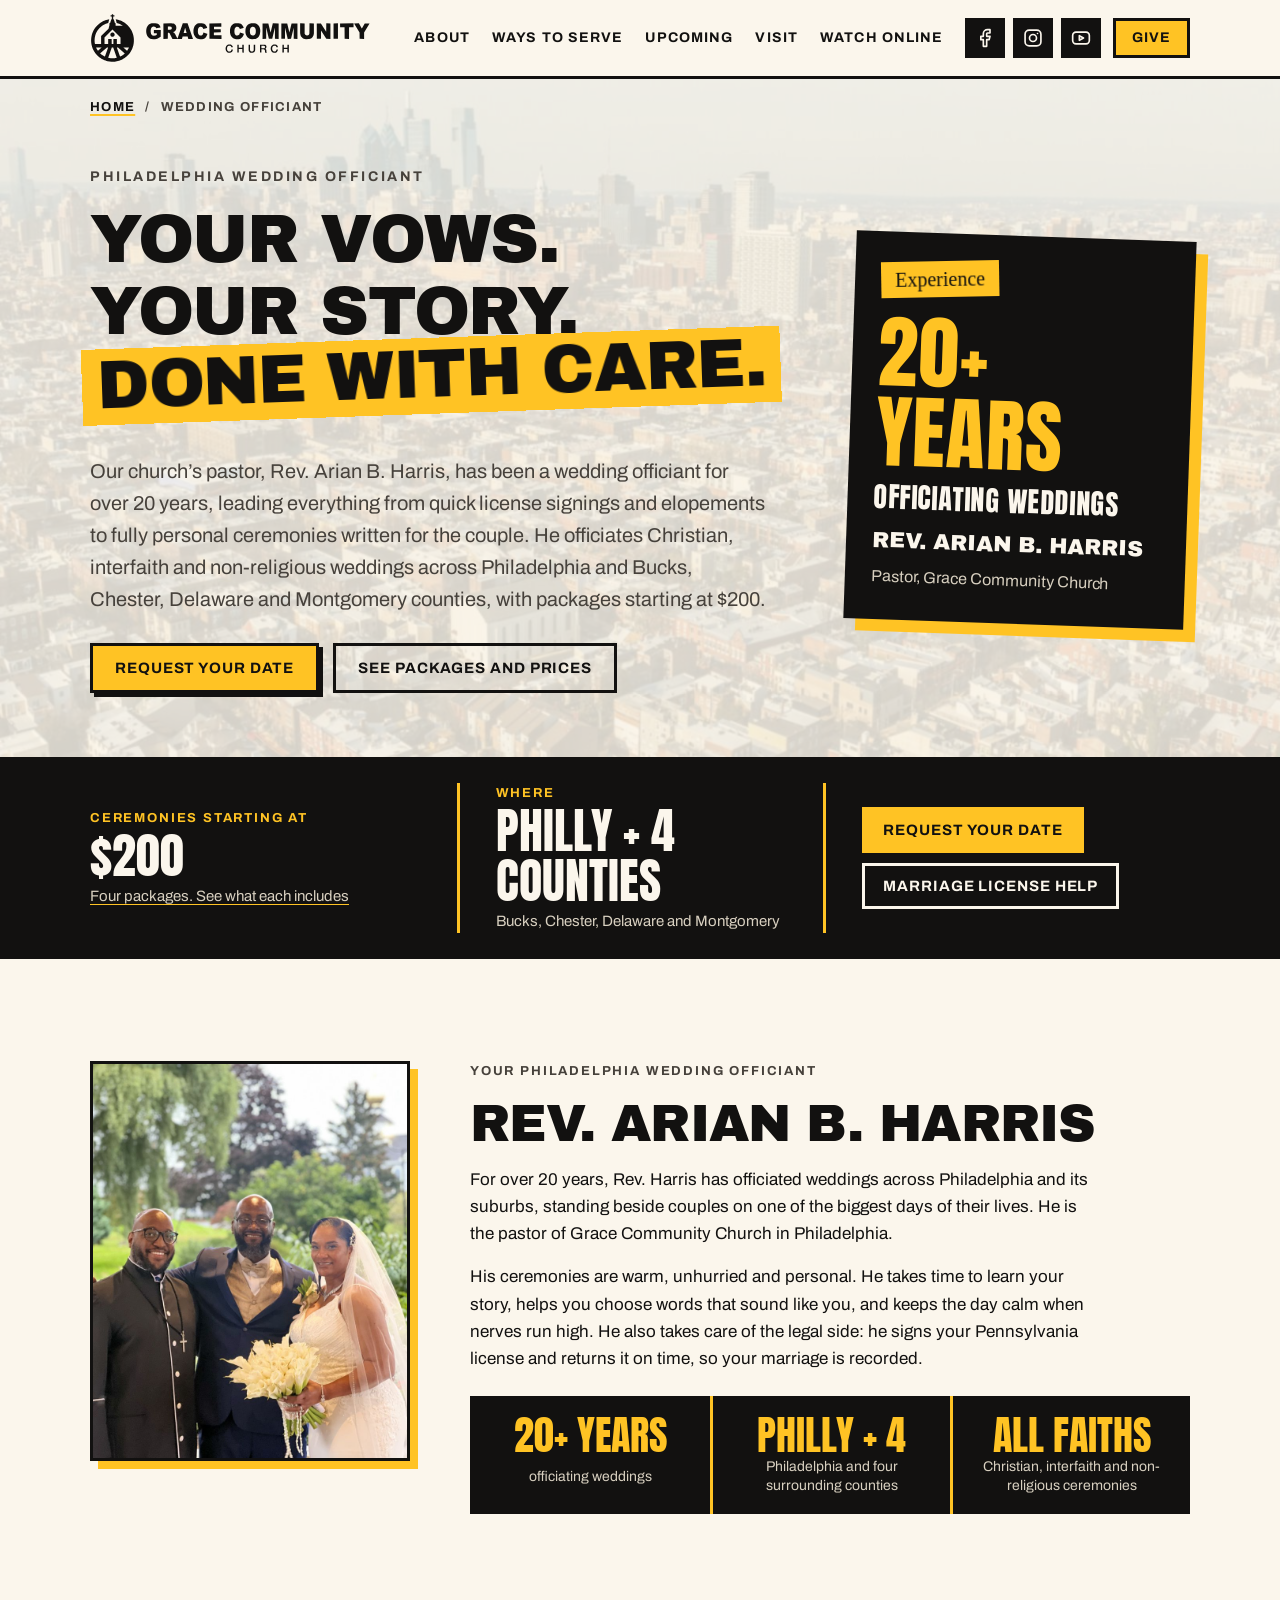
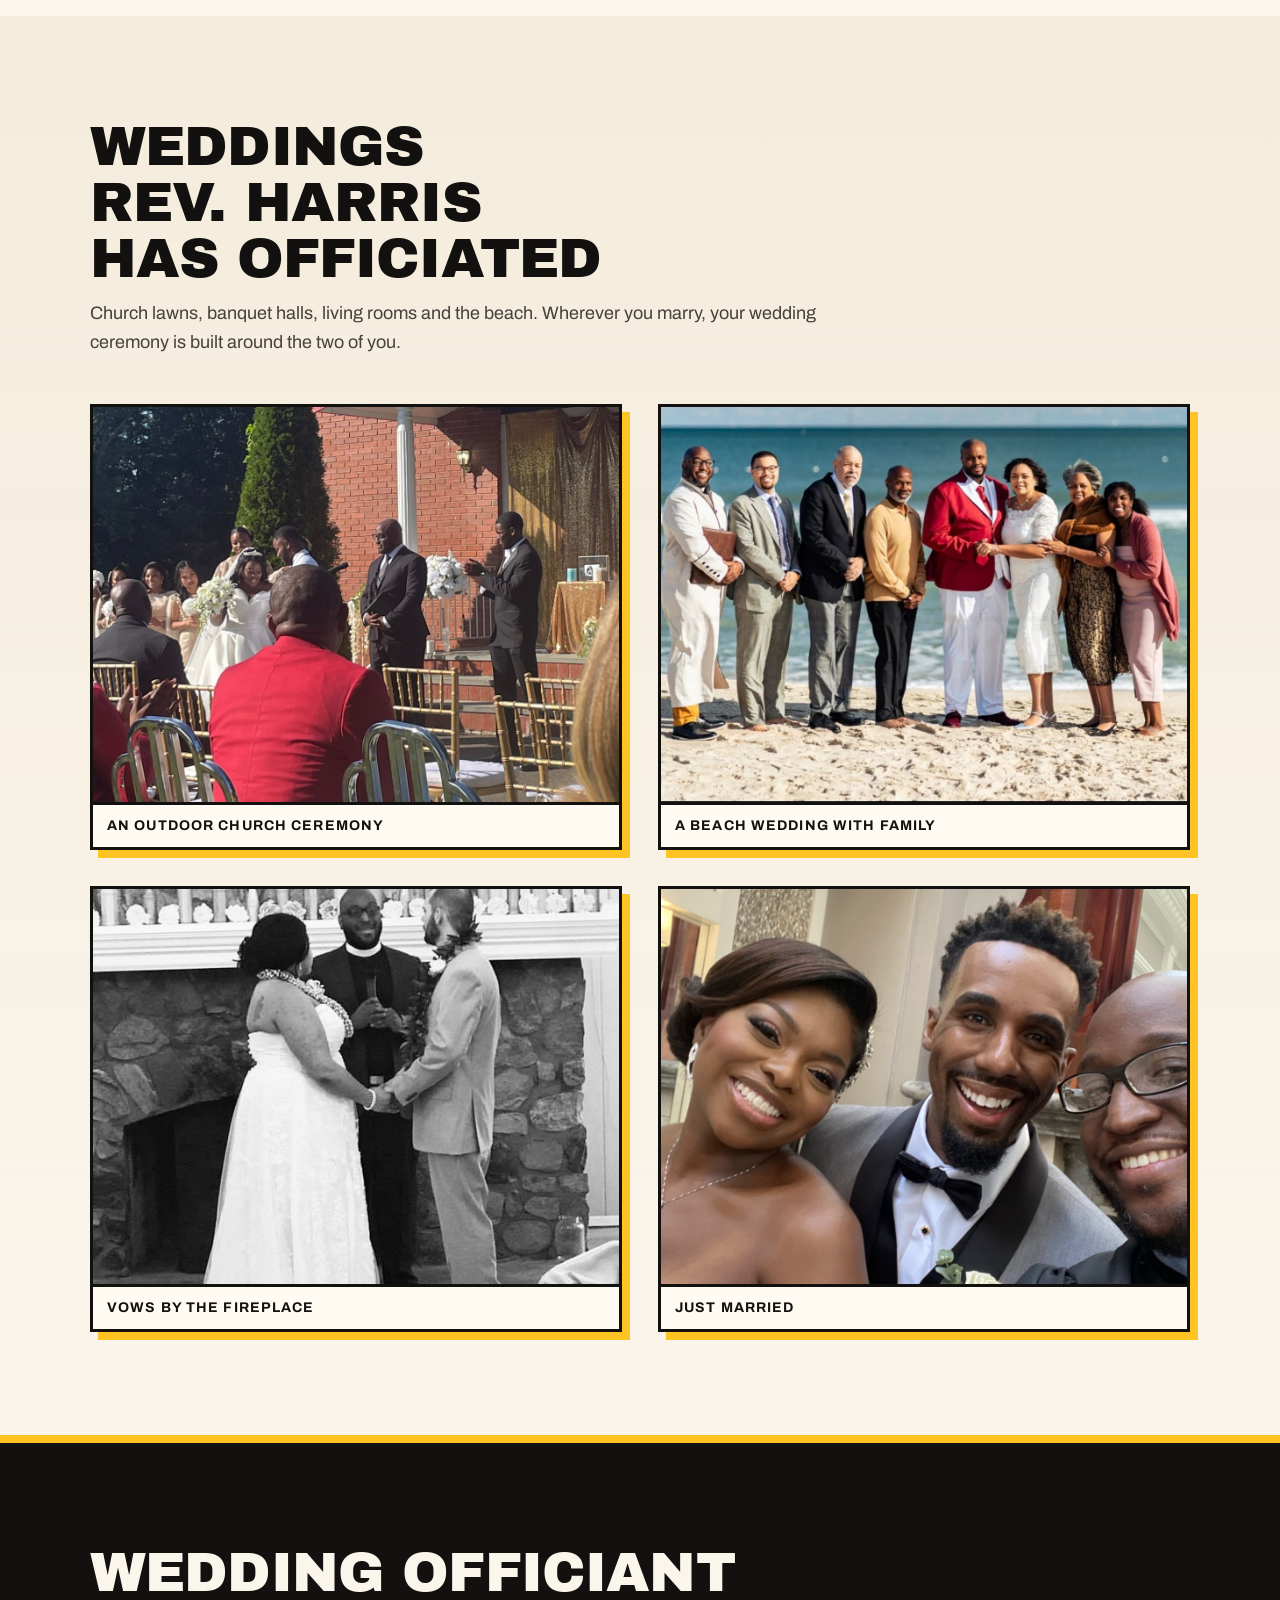
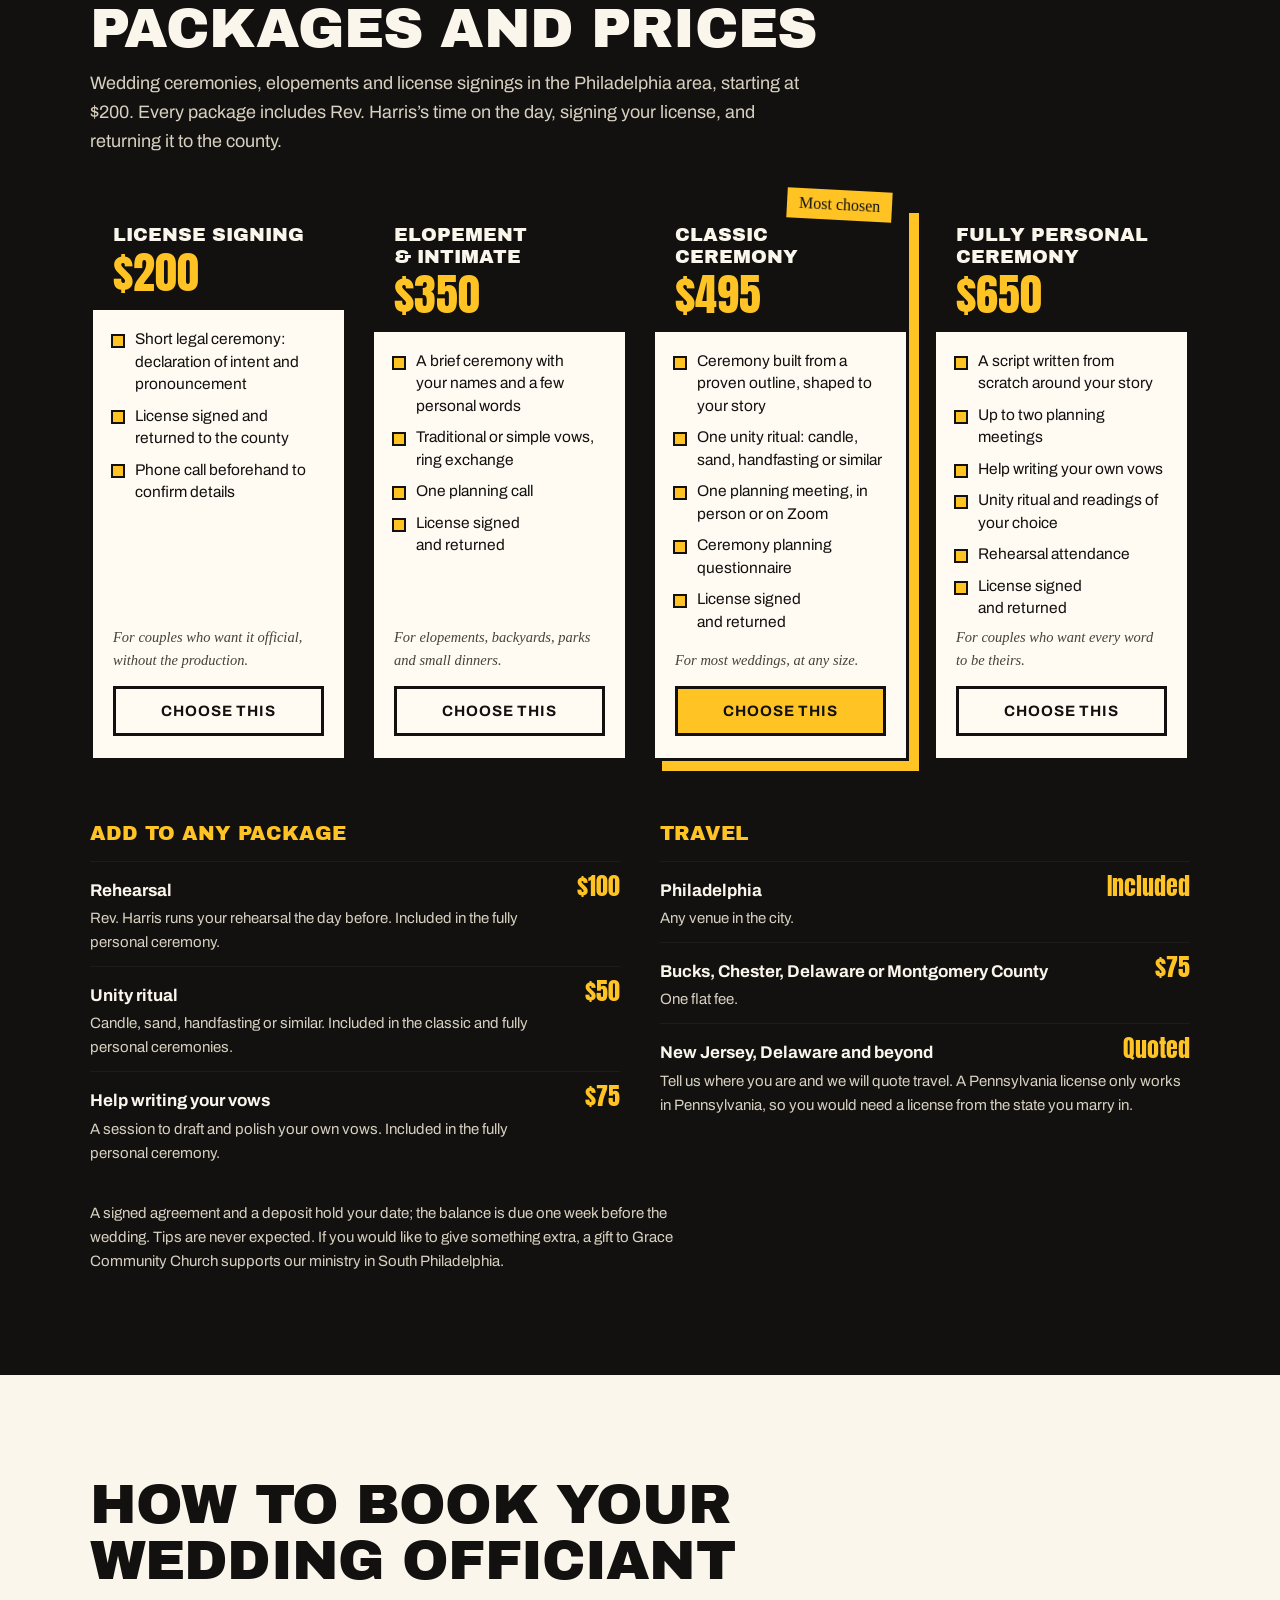
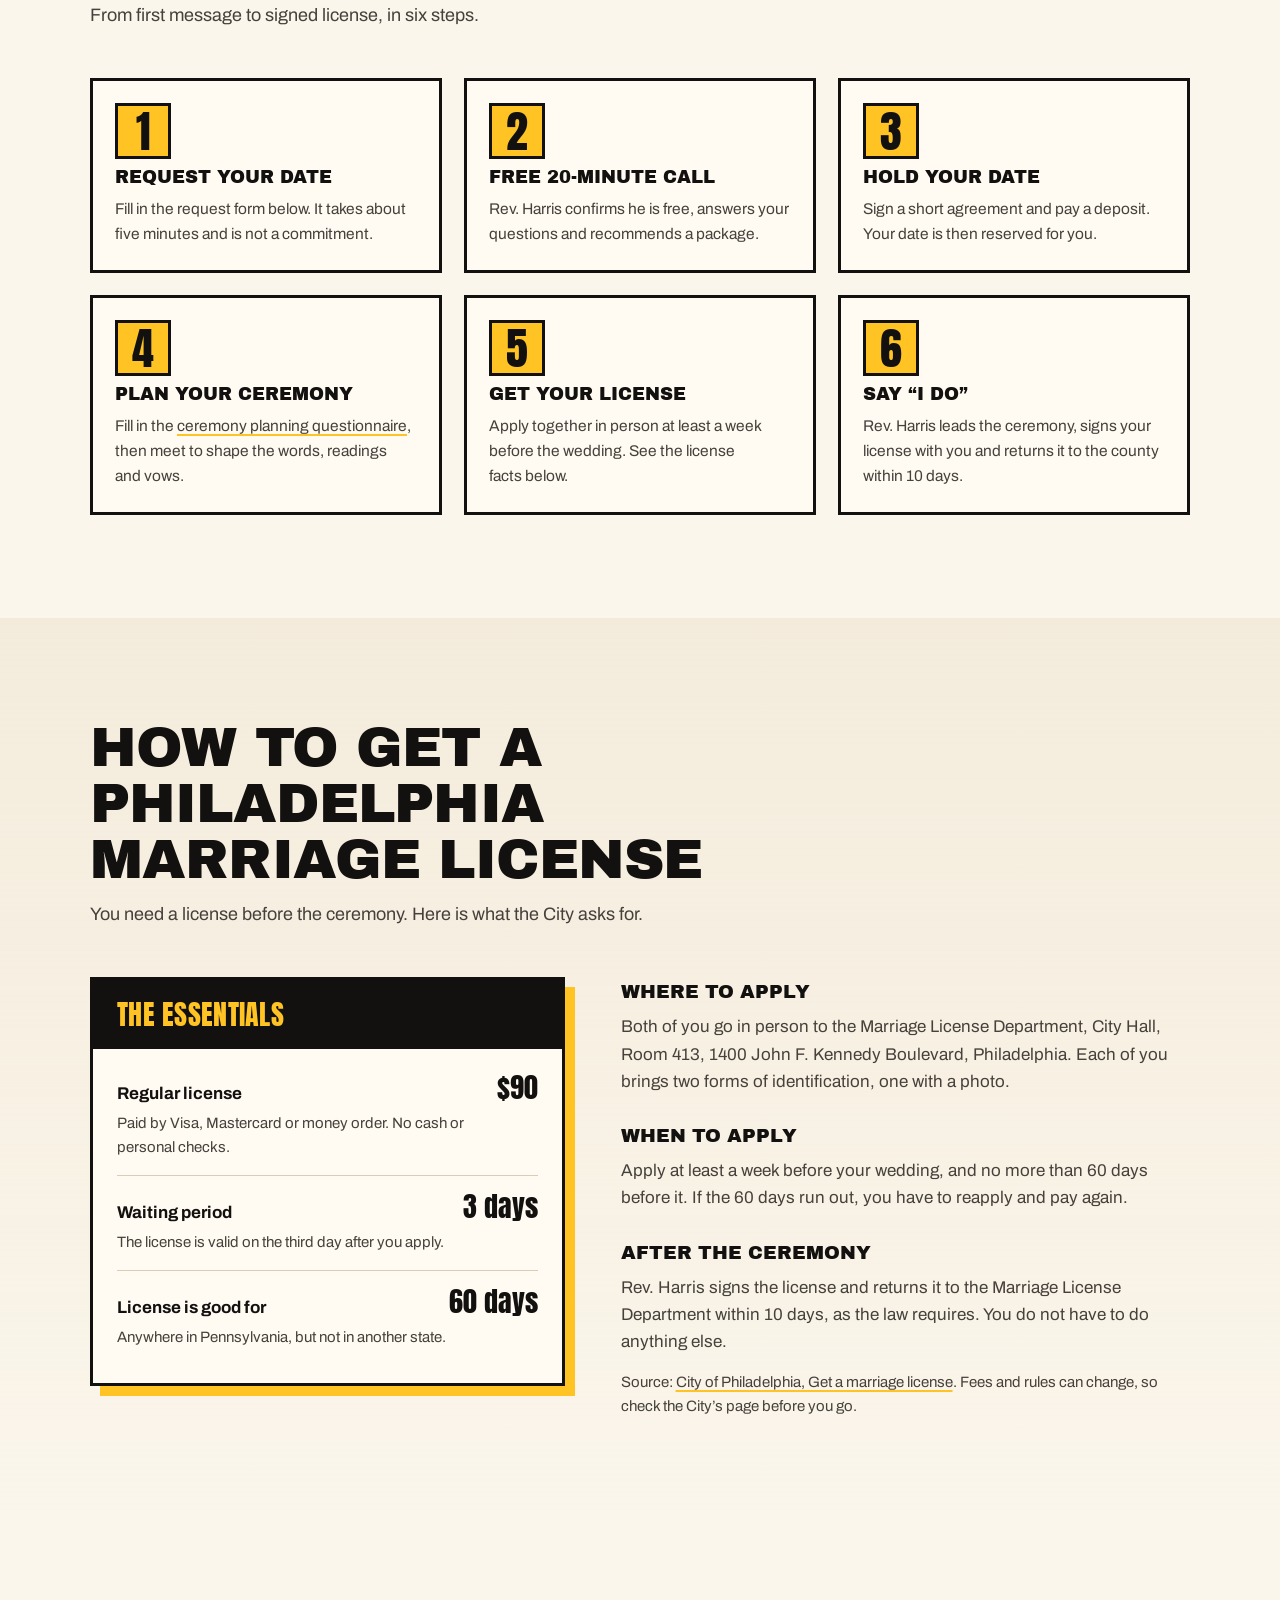
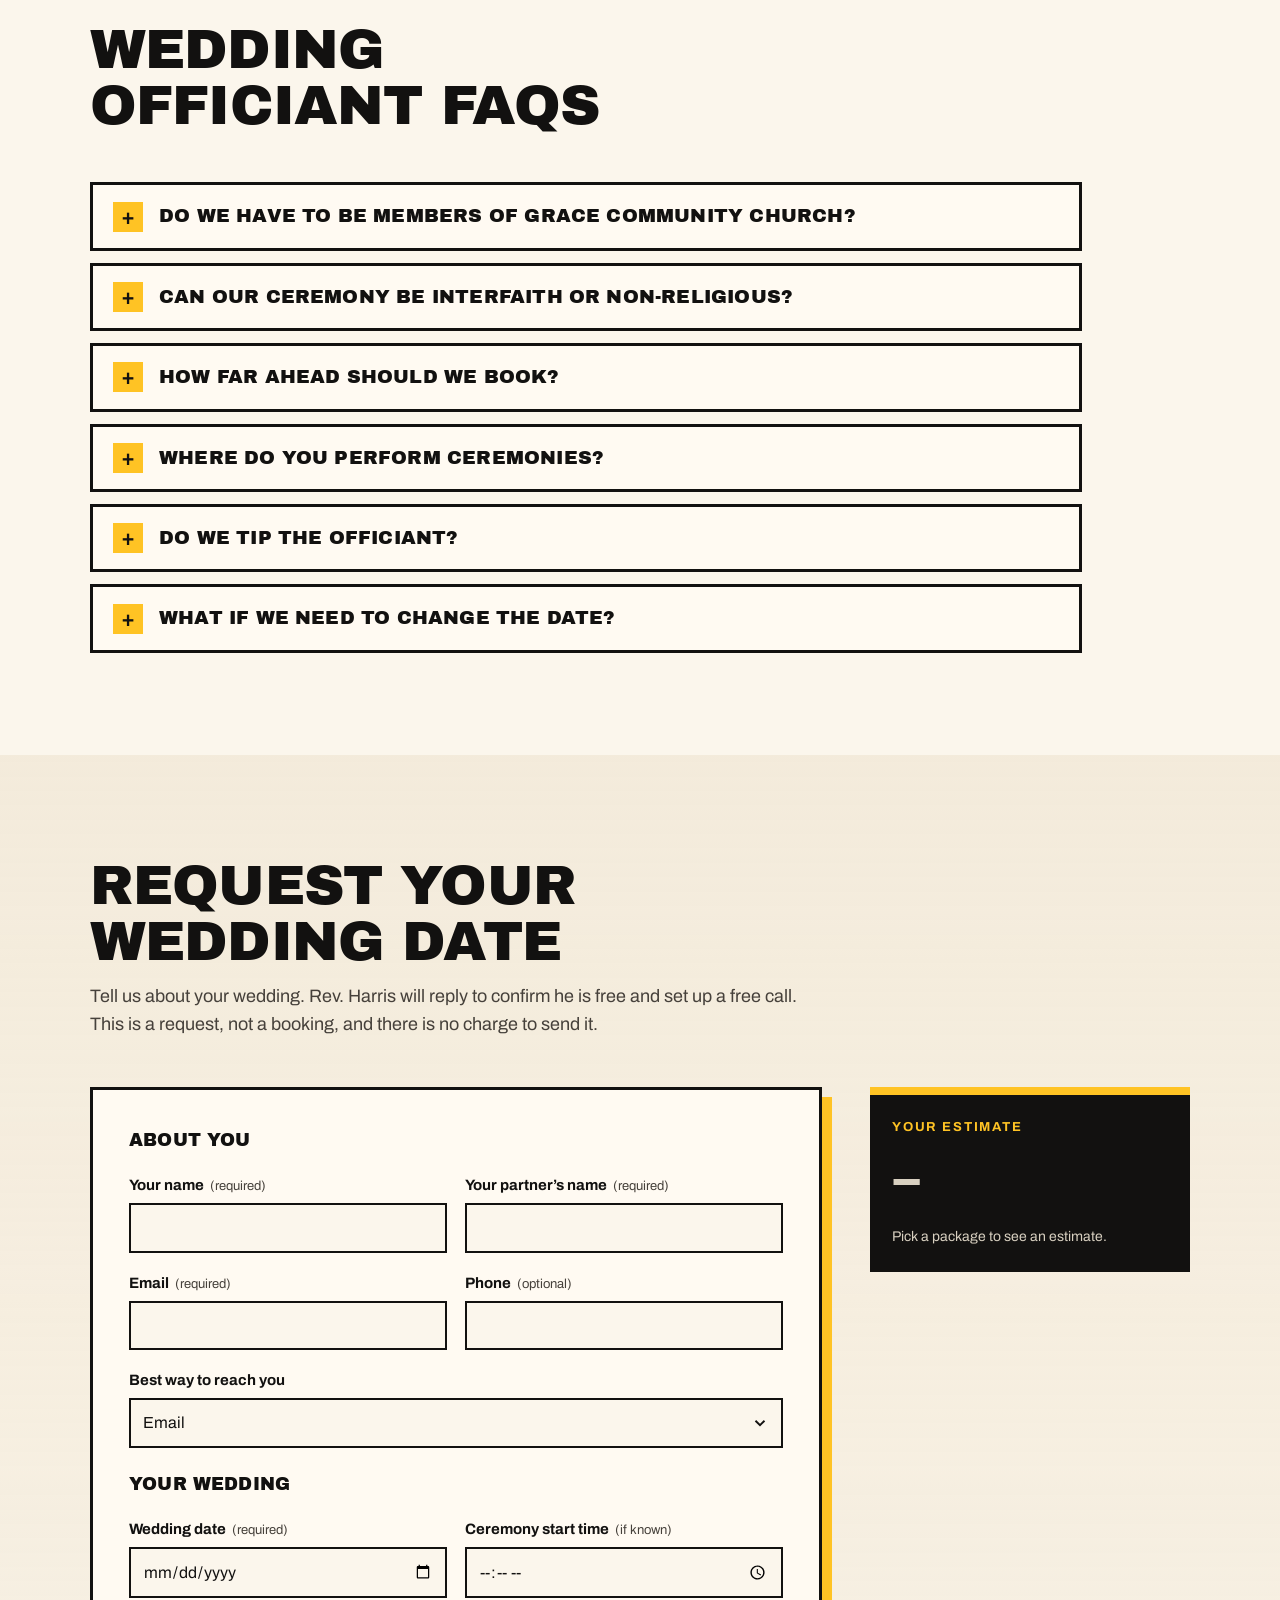
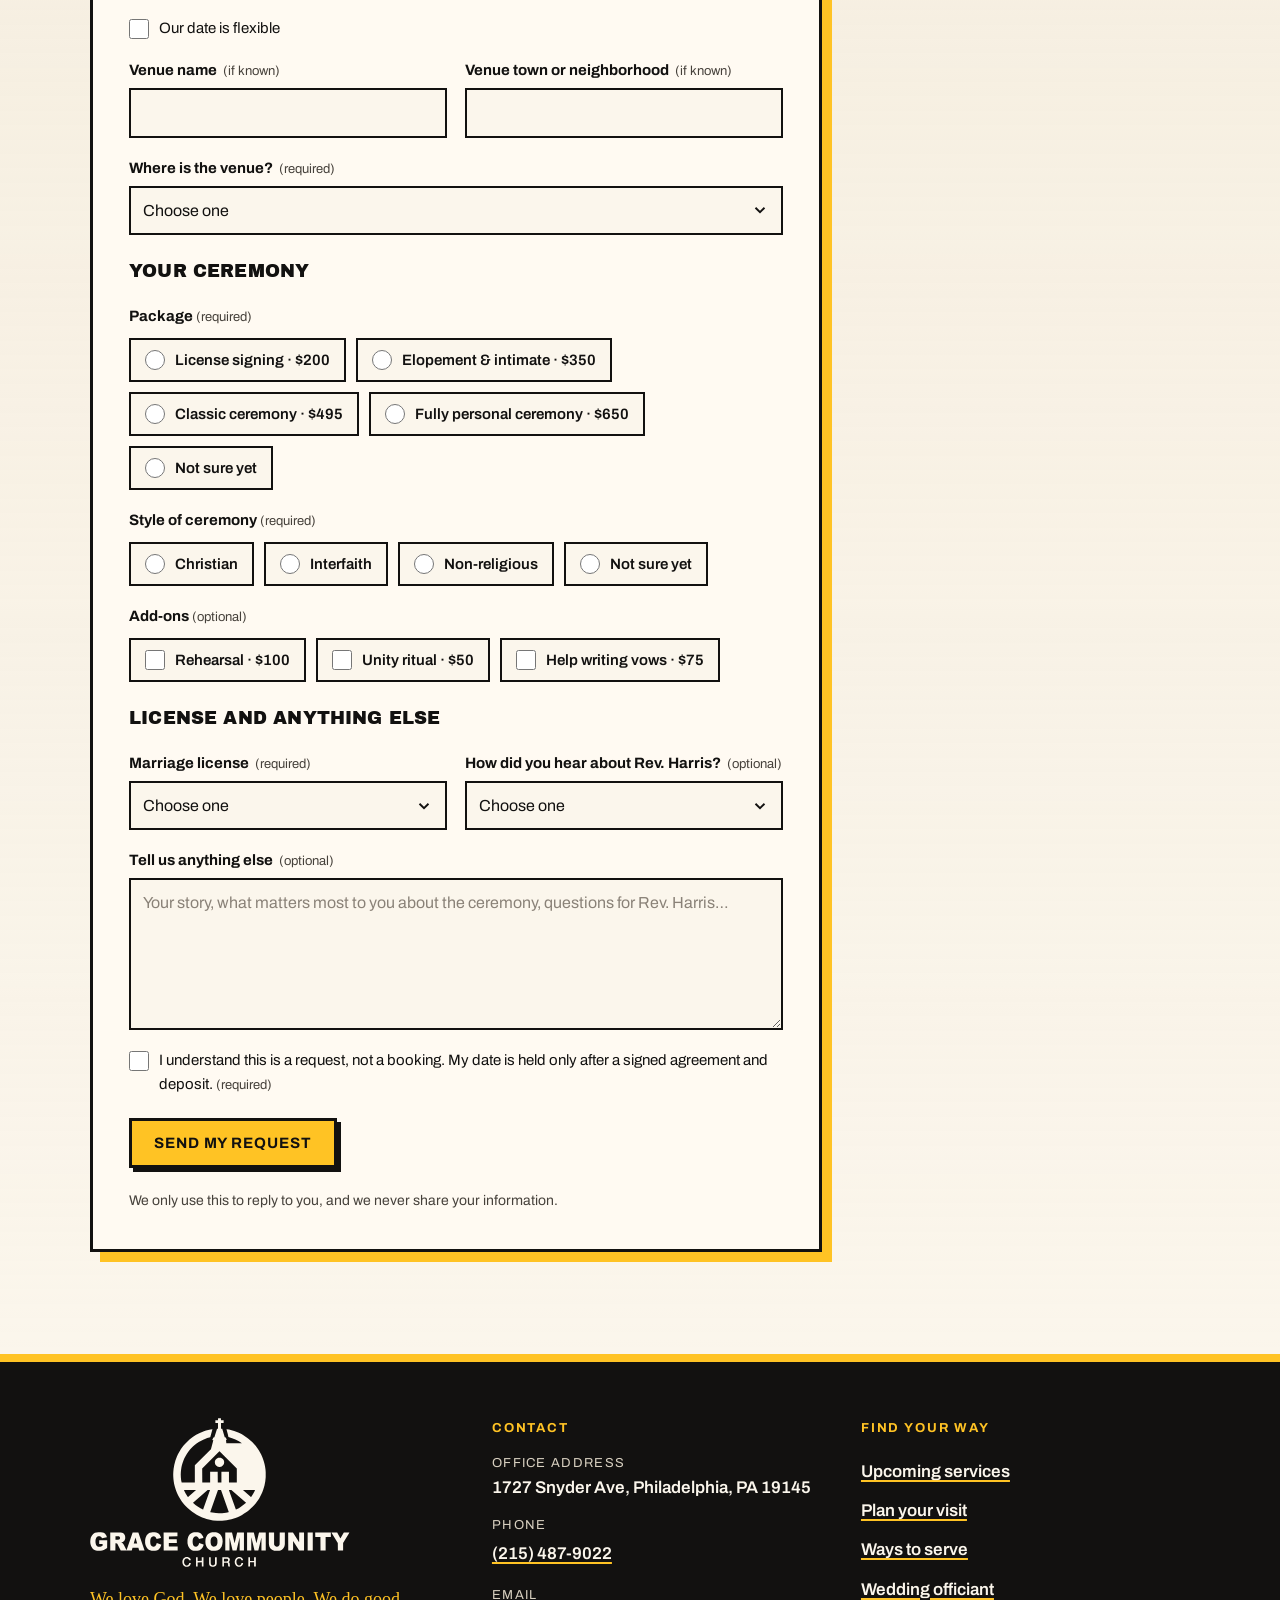
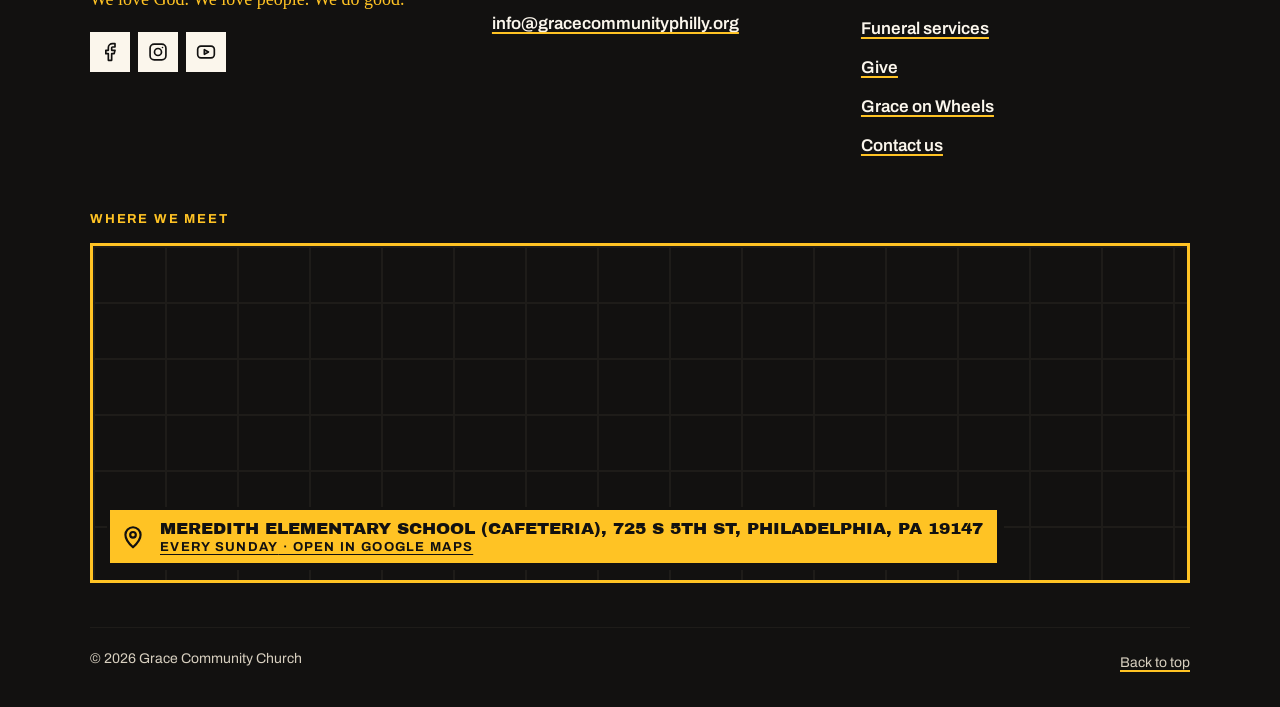
<file: wedding-officiant.html>
<!DOCTYPE html>
<html lang="en-US">
<head>
<meta charset="utf-8">
<!-- wedding-officiant.html: shares its header, footer, CSS (assets/site.css) and script (assets/site.js) with the home page. Page-only styles are in the <style> block below. -->
<meta name="viewport" content="width=device-width, initial-scale=1, viewport-fit=cover">
<title>Philadelphia Wedding Officiant Starting at $200 | Rev. Harris</title>
<meta name="description" content="Philadelphia wedding officiant Rev. Arian B. Harris: over 20 years of Christian, interfaith and non-religious ceremonies, starting at $200. Request your date.">
<meta name="robots" content="index, follow, max-image-preview:large">
<link rel="canonical" href="https://gracecommunityphilly.org/wedding-officiant">
<meta property="og:url" content="https://gracecommunityphilly.org/wedding-officiant">
<meta property="og:type" content="website">
<meta property="og:site_name" content="Grace Community Church">
<meta property="og:locale" content="en_US">
<meta property="og:title" content="Philadelphia Wedding Officiant, Starting at $200: Rev. Arian B. Harris">
<meta property="og:description" content="Philadelphia wedding officiant Rev. Arian B. Harris: over 20 years of Christian, interfaith and non-religious ceremonies, starting at $200. Request your date.">
<meta property="og:image" content="https://gracecommunityphilly.org/images/wedding-officiant.jpg">
<meta property="og:image:width" content="800">
<meta property="og:image:height" content="1000">
<meta property="og:image:alt" content="Rev. Arian B. Harris with a bride and groom after their wedding ceremony">
<meta name="twitter:card" content="summary_large_image">
<meta name="twitter:title" content="Philadelphia Wedding Officiant, Starting at $200: Rev. Arian B. Harris">
<meta name="twitter:description" content="Philadelphia wedding officiant Rev. Arian B. Harris: over 20 years of Christian, interfaith and non-religious ceremonies, starting at $200. Request your date.">
<meta name="twitter:image" content="https://gracecommunityphilly.org/images/wedding-officiant.jpg">
<meta name="theme-color" content="#121110">
<meta name="geo.region" content="US-PA">
<meta name="geo.placename" content="Philadelphia">
<link rel="icon" href="/favicon.ico" sizes="48x48">
<link rel="icon" href="/favicon.svg" type="image/svg+xml">
<link rel="apple-touch-icon" href="/apple-touch-icon.png">
<link rel="preconnect" href="https://fonts.googleapis.com">
<link rel="preconnect" href="https://fonts.gstatic.com" crossorigin>
<link rel="stylesheet" href="https://fonts.googleapis.com/css2?family=Anton&family=Archivo:ital,wght@0,400;0,600;0,700;1,400&family=Archivo+Black&family=Permanent+Marker&family=Source+Serif+4:ital,wght@1,400;1,500&display=swap">
<link rel="stylesheet" href="/assets/site.css">
<style>
/* ===== Wedding officiant pages (wedding-officiant.html, wedding-questionnaire.html) ===== */
.crumbs { padding-top: 18px; }
.crumbs ol { display: flex; flex-wrap: wrap; gap: 4px 0; list-style: none; padding: 0; margin: 0; font-size: .8125rem; font-weight: 700; text-transform: uppercase; letter-spacing: .1em; color: var(--ink-soft); }
.crumbs li + li::before { content: "/"; margin: 0 10px; color: var(--ink-soft); }
.crumbs a { color: var(--ink); }
.hero.wed .hero-inner { padding-block: clamp(20px, 4vw, 48px) clamp(36px, 5vw, 64px); }
.hero.wed .slide { visibility: visible; opacity: 1; }
.ticket .when.yrs { font-size: clamp(3.5rem, 8vw, 5rem); }
.prose { display: grid; gap: 16px; }
.prose p { max-width: 62ch; }
.prose .label { color: var(--ink-soft); }
.bio-h { font-family: var(--display); font-weight: 400; text-transform: uppercase; font-size: clamp(2rem, 5vw, 3.25rem); line-height: 1; letter-spacing: -.015em; }
.bio { display: grid; grid-template-columns: minmax(0, 320px) minmax(0, 1fr); gap: clamp(28px, 5vw, 60px); align-items: start; }
.bio .photo-slot { max-width: 320px; }
.facts { display: grid; grid-template-columns: repeat(3, minmax(0, 1fr)); background: var(--band); color: var(--on-band); margin: 8px 0 0; padding: 0; list-style: none; }
.facts li { padding: 18px 16px; display: grid; gap: 2px; text-align: center; }
.facts li + li { border-left: 3px solid var(--sun); }
.facts strong { font-family: var(--tall); font-weight: 400; font-size: clamp(1.75rem, 3.6vw, 2.5rem); line-height: 1.05; color: var(--sun); text-transform: uppercase; }
.facts span { font-size: .875rem; color: var(--on-band-soft); line-height: 1.35; }
@media (max-width: 760px) { .bio { grid-template-columns: minmax(0, 1fr); } .bio .photo-slot { max-width: 260px; } }
@media (max-width: 520px) { .facts { grid-template-columns: minmax(0, 1fr); } .facts li + li { border-left: 0; border-top: 3px solid var(--sun); } }

.cer-grid { display: grid; grid-template-columns: repeat(2, minmax(0, 1fr)); gap: clamp(20px, 3vw, 36px); }
.cer { margin: 0; border: 3px solid var(--edge); background: var(--card); box-shadow: 8px 8px 0 var(--sun); }
.cer img { width: 100%; aspect-ratio: 4 / 3; object-fit: cover; }
.cer figcaption { padding: 10px 14px; font-weight: 700; font-size: .875rem; text-transform: uppercase; letter-spacing: .08em; border-top: 3px solid var(--edge); }
@media (max-width: 600px) { .cer-grid { grid-template-columns: minmax(0, 1fr); } .cer { box-shadow: 5px 5px 0 var(--sun); } }

.pkgs { display: grid; grid-template-columns: repeat(4, minmax(0, 1fr)); gap: 24px; align-items: stretch; }
.pkg { background: var(--card); color: var(--ink); border: 3px solid var(--edge); display: flex; flex-direction: column; min-width: 0; position: relative; }
.pkg.feat { box-shadow: 10px 10px 0 var(--sun); }
.pkg .flag { position: absolute; top: -16px; right: 14px; font-family: var(--marker); background: var(--sun); color: var(--on-sun); padding: 2px 12px; transform: rotate(3deg); font-size: 1rem; }
.pkg-top { background: var(--band); color: var(--on-band); padding: 18px 20px 16px; display: grid; gap: 4px; }
.pkg-top h3 { font-family: var(--display); font-weight: 400; font-size: 1.1875rem; line-height: 1.15; text-transform: uppercase; }
.pkg-top .price { font-family: var(--tall); font-size: 2.75rem; line-height: 1; color: var(--sun); }
.pkg ul { padding: 18px 20px 6px; margin: 0; list-style: none; display: grid; gap: 9px; flex: 1; align-content: start; }
.pkg li { padding-left: 22px; position: relative; font-size: .9688rem; line-height: 1.45; }
.pkg li::before { content: ""; position: absolute; left: 0; top: .5em; width: 10px; height: 10px; background: var(--sun); outline: 2px solid var(--ink); }
.pkg .fit { padding: 0 20px 14px; color: var(--ink-soft); font-size: .9063rem; font-style: italic; font-family: var(--serif); }
.pkg .btn { margin: 0 20px 22px; }
.pkg .btn.quiet { color: var(--ink); border-color: var(--ink); background: transparent; }
.pkg .btn.quiet:hover { background: var(--ink); color: var(--paper); border-color: var(--ink); }
.pkg .btn:not(.quiet) { border-color: var(--ink); }
@media (max-width: 1100px) { .pkgs { grid-template-columns: repeat(2, minmax(0, 1fr)); gap: 30px 24px; } }
@media (max-width: 600px) { .pkgs { grid-template-columns: minmax(0, 1fr); } .pkg.feat { box-shadow: 6px 6px 0 var(--sun); } }

.addons { margin-top: clamp(36px, 5vw, 56px); display: grid; grid-template-columns: minmax(0, 1fr) minmax(0, 1fr); gap: 28px 40px; }
.addons h3 { font-family: var(--display); font-weight: 400; text-transform: uppercase; font-size: 1.25rem; margin-bottom: 12px; color: var(--sun); }
.rows { display: grid; margin: 0; }
.rows > div { display: grid; grid-template-columns: minmax(0, 1fr) auto; gap: 2px 16px; padding-block: 12px; border-top: 1px solid var(--band-2); align-items: baseline; }
.rows dt { font-weight: 700; }
.rows dd { margin: 0; }
.rows dd.p { font-family: var(--tall); font-size: 1.5rem; line-height: 1; color: var(--sun); white-space: nowrap; }
.rows dd.n { grid-column: 1 / -1; color: var(--on-band-soft); font-size: .9375rem; }
.small-print { margin-top: 24px; color: var(--on-band-soft); font-size: .9375rem; max-width: 70ch; }
@media (max-width: 760px) { .addons { grid-template-columns: minmax(0, 1fr); } }

.wsteps { display: grid; grid-template-columns: repeat(3, minmax(0, 1fr)); gap: 22px; counter-reset: s; list-style: none; padding: 0; margin: 0; }
.wsteps li { counter-increment: s; background: var(--card); border: 3px solid var(--edge); padding: 22px 22px 24px; display: grid; gap: 8px; align-content: start; }
.wsteps li::before { content: counter(s); font-family: var(--tall); font-size: 2.75rem; line-height: 1; color: var(--on-sun); background: var(--sun); width: 56px; height: 56px; display: grid; place-items: center; border: 3px solid var(--ink); }
.wsteps h3 { font-family: var(--display); font-weight: 400; text-transform: uppercase; font-size: 1.125rem; line-height: 1.2; }
.wsteps p { color: var(--ink-soft); font-size: .9688rem; }
@media (max-width: 900px) { .wsteps { grid-template-columns: repeat(2, minmax(0, 1fr)); } }
@media (max-width: 560px) { .wsteps { grid-template-columns: minmax(0, 1fr); } }

.lic { display: grid; grid-template-columns: minmax(0, 5fr) minmax(0, 6fr); gap: clamp(28px, 5vw, 56px); align-items: start; }
.lic .times h3 { font-size: 1.75rem; }
.lic .src { margin-top: 14px; font-size: .9375rem; color: var(--ink-soft); }
@media (max-width: 820px) { .lic { grid-template-columns: minmax(0, 1fr); } }

.qa { display: grid; gap: 12px; max-width: 62rem; }
.qa details { border: 3px solid var(--edge); background: var(--card); }
.qa summary { cursor: pointer; list-style: none; display: flex; align-items: center; gap: 16px; padding: 16px 20px; font-family: var(--display); font-size: clamp(1rem, 2vw, 1.1875rem); text-transform: uppercase; letter-spacing: .01em; }
.qa summary::-webkit-details-marker { display: none; }
.qa summary::before { content: "+"; flex: none; width: 30px; height: 30px; display: grid; place-items: center; background: var(--sun); color: var(--on-sun); font-family: var(--body); font-weight: 700; font-size: 1.375rem; line-height: 1; }
.qa details[open] summary { background: var(--band); color: var(--on-band); --ring: var(--sun); }
.qa details[open] summary::before { content: "–"; }
.qa .a { padding: 18px 20px 22px; border-top: 3px solid var(--edge); display: grid; gap: 12px; }
.qa .a p { max-width: 66ch; color: var(--ink-soft); }

/* Booking form layout + estimate */
.wed-grid { display: grid; grid-template-columns: minmax(0, 1fr) minmax(0, 320px); gap: clamp(28px, 4vw, 48px); align-items: start; }
@media (max-width: 960px) { .wed-grid { grid-template-columns: minmax(0, 1fr); } }
.form .help { font-weight: 400; font-size: .875rem; color: var(--ink-soft); flex-basis: 100%; }
.est { position: sticky; top: calc(var(--header-h) + 20px); background: var(--band); color: var(--on-band); --ring: var(--sun); border-top: 8px solid var(--sun); padding: 22px 22px 24px; display: grid; gap: 12px; }
.est h3 { font-size: .8125rem; font-weight: 700; text-transform: uppercase; letter-spacing: .14em; color: var(--sun); }
.est .total { font-family: var(--tall); font-size: 3.25rem; line-height: 1; }
.est ul { display: grid; gap: 6px; font-size: .9375rem; list-style: none; padding: 0; margin: 0; }
.est li { display: flex; justify-content: space-between; gap: 12px; border-bottom: 1px solid var(--band-2); padding-bottom: 6px; }
.est li span:last-child { white-space: nowrap; color: var(--on-band-soft); }
.est p { font-size: .875rem; color: var(--on-band-soft); }
@media (max-width: 960px) { .est { position: static; } }
.narrow { max-width: 52rem; }
</style>
<script>document.documentElement.classList.add('js');</script>
<script type="application/ld+json">{"@context": "https://schema.org", "@graph": [{"@type": "WebPage", "@id": "https://gracecommunityphilly.org/wedding-officiant#webpage", "url": "https://gracecommunityphilly.org/wedding-officiant", "name": "Philadelphia Wedding Officiant Starting at $200 | Rev. Arian B. Harris", "description": "Philadelphia wedding officiant Rev. Arian B. Harris: over 20 years of Christian, interfaith and non-religious ceremonies, starting at $200. Request your date.", "inLanguage": "en-US", "isPartOf": {"@type": "WebSite", "name": "Grace Community Church", "url": "https://gracecommunityphilly.org/"}, "about": {"@id": "https://gracecommunityphilly.org/wedding-officiant#service"}, "primaryImageOfPage": "https://gracecommunityphilly.org/images/wedding-officiant.jpg", "breadcrumb": {"@id": "https://gracecommunityphilly.org/wedding-officiant#breadcrumb"}}, {"@type": "BreadcrumbList", "@id": "https://gracecommunityphilly.org/wedding-officiant#breadcrumb", "itemListElement": [{"@type": "ListItem", "position": 1, "name": "Home", "item": "https://gracecommunityphilly.org/"}, {"@type": "ListItem", "position": 2, "name": "Wedding officiant", "item": "https://gracecommunityphilly.org/wedding-officiant"}]}, {"@type": "Church", "@id": "https://gracecommunityphilly.org/#church", "name": "Grace Community Church", "url": "https://gracecommunityphilly.org/", "telephone": "+1-215-487-9022", "email": "info@gracecommunityphilly.org", "address": {"@type": "PostalAddress", "streetAddress": "1727 Snyder Ave", "addressLocality": "Philadelphia", "addressRegion": "PA", "postalCode": "19145", "addressCountry": "US"}, "sameAs": ["https://www.facebook.com/gracecommunityphilly/", "https://www.instagram.com/gracecommunityphilly/", "https://www.youtube.com/@GraceCommunityPhilly"]}, {"@type": "Person", "@id": "https://gracecommunityphilly.org/wedding-officiant#harris", "name": "Rev. Arian B. Harris", "jobTitle": "Pastor and wedding officiant", "worksFor": {"@id": "https://gracecommunityphilly.org/#church"}, "image": "https://gracecommunityphilly.org/images/wedding-officiant.jpg"}, {"@type": "Service", "@id": "https://gracecommunityphilly.org/wedding-officiant#service", "name": "Wedding officiant services in Philadelphia", "serviceType": "Wedding officiant", "provider": {"@id": "https://gracecommunityphilly.org/wedding-officiant#harris"}, "brand": {"@id": "https://gracecommunityphilly.org/#church"}, "areaServed": [{"@type": "City", "name": "Philadelphia"}, {"@type": "AdministrativeArea", "name": "Bucks County, PA"}, {"@type": "AdministrativeArea", "name": "Chester County, PA"}, {"@type": "AdministrativeArea", "name": "Delaware County, PA"}, {"@type": "AdministrativeArea", "name": "Montgomery County, PA"}], "offers": {"@type": "AggregateOffer", "priceCurrency": "USD", "lowPrice": "200", "highPrice": "650", "offerCount": "4", "description": "Wedding officiant packages starting at $200", "offers": [{"@type": "Offer", "name": "License signing", "price": "200", "priceCurrency": "USD", "url": "https://gracecommunityphilly.org/wedding-officiant#packages"}, {"@type": "Offer", "name": "Elopement & intimate ceremony", "price": "350", "priceCurrency": "USD", "url": "https://gracecommunityphilly.org/wedding-officiant#packages"}, {"@type": "Offer", "name": "Classic ceremony", "price": "495", "priceCurrency": "USD", "url": "https://gracecommunityphilly.org/wedding-officiant#packages"}, {"@type": "Offer", "name": "Fully personal ceremony", "price": "650", "priceCurrency": "USD", "url": "https://gracecommunityphilly.org/wedding-officiant#packages"}]}}, {"@type": "FAQPage", "@id": "https://gracecommunityphilly.org/wedding-officiant#faq", "mainEntity": [{"@type": "Question", "name": "Do we have to be members of Grace Community Church?", "acceptedAnswer": {"@type": "Answer", "text": "No. Rev. Harris marries couples from every background, whether or not you attend Grace or any church."}}, {"@type": "Question", "name": "Can our ceremony be interfaith or non-religious?", "acceptedAnswer": {"@type": "Answer", "text": "Yes. Rev. Harris leads Christian ceremonies, ceremonies that honor two faith traditions, and ceremonies with no religious content at all. You decide what is said."}}, {"@type": "Question", "name": "How far ahead should we book?", "acceptedAnswer": {"@type": "Answer", "text": "Saturdays from May to October fill first, so three to nine months ahead is best. Elopements and weekday ceremonies can often be booked a few weeks out. Send a request even if your date is close."}}, {"@type": "Question", "name": "Where do you perform ceremonies?", "acceptedAnswer": {"@type": "Answer", "text": "At your venue: a church, hall, park, home or restaurant in Philadelphia, Bucks, Chester, Delaware or Montgomery County. Farther venues are quoted."}}, {"@type": "Question", "name": "Do we tip the officiant?", "acceptedAnswer": {"@type": "Answer", "text": "No tip is expected; the package price covers his time. If you would like to give something extra, a gift to Grace Community Church supports our ministry."}}, {"@type": "Question", "name": "What if we need to change the date?", "acceptedAnswer": {"@type": "Answer", "text": "Tell us as soon as you can. If Rev. Harris is free on the new date, your deposit moves with you."}}]}]}</script>
</head>
<body>
<a class="skip" href="#main">Skip to main content</a>

<!-- ===== HEADER + MAIN NAVIGATION (the same as the home page; links go back to its sections) ===== -->
<header class="site-header" id="top">
  <div class="wrap">
    <a class="brand" href="/" aria-label="Grace Community Church, home">
      <span class="emblem" aria-hidden="true"></span>
      <span class="wordmark" aria-hidden="true"></span>
    </a>
    <button class="nav-toggle" id="nav-toggle" type="button" aria-expanded="false" aria-controls="site-nav">
      <span class="bars" aria-hidden="true"></span><span id="nav-toggle-text">Menu</span>
    </button>
    <nav class="site-nav" id="site-nav" aria-label="Main">
      <!-- Nav items are in MOBILE order; .d-1 … .d-7 set the desktop order, .m-only items show on mobile only -->
      <ul>
        <li class="m-only"><a href="/#visit">Service times</a></li>
        <li class="d-5"><a href="https://www.facebook.com/gracecommunityphilly/" target="_blank" rel="noopener">Watch online<span class="sr-only"> (opens in a new tab)</span></a></li>
        <li class="d-4"><a href="/#visit">Visit</a></li>
        <li class="m-only"><a href="/#upcoming" data-dir>Get directions</a></li>
        <li class="m-only"><a href="/#expect">What to expect</a></li>
        <li class="d-1"><a href="/#about">About<span class="m-txt"> Grace</span></a></li>
        <li class="d-3"><a href="/#upcoming">Upcoming<span class="m-txt"> services</span></a></li>
        <li class="d-2"><a href="/#serve">Ways to serve</a></li>
        <li class="soc-li d-6"><div class="soc-row"><div class="social">
          <a href="https://www.facebook.com/gracecommunityphilly/" target="_blank" rel="noopener" aria-label="Facebook (opens in a new tab)"><svg viewBox="0 0 24 24" aria-hidden="true"><path d="M18 2h-3a5 5 0 0 0-5 5v3H7v4h3v8h4v-8h3l1-4h-4V7a1 1 0 0 1 1-1h3z"/></svg></a>
          <a href="https://www.instagram.com/gracecommunityphilly/" target="_blank" rel="noopener" aria-label="Instagram (opens in a new tab)"><svg viewBox="0 0 24 24" aria-hidden="true"><rect x="2.5" y="2.5" width="19" height="19" rx="5"/><circle cx="12" cy="12" r="4.2"/><path d="M17.400 6.600h.01"/></svg></a>
          <a href="https://www.youtube.com/@GraceCommunityPhilly" target="_blank" rel="noopener" aria-label="YouTube (opens in a new tab)"><svg viewBox="0 0 24 24" aria-hidden="true"><rect x="2" y="5" width="20" height="14" rx="4"/><path d="M10 9.200v5.600l5-2.800z"/></svg></a>
        </div><a class="btn quiet bs-cta" href="/#bible-study">Bible study</a></div></li>
        <li class="give-li d-7"><a class="btn" href="/give">Give</a></li>
        <li class="m-only"><a href="/wedding-officiant">Weddings</a></li>
        <li class="m-only"><a href="/funerals">Funerals</a></li>
      </ul>
    </nav>
  </div>
</header>

<main id="main">

<section class="hero wed" id="top" aria-labelledby="wed-h">
  <nav class="crumbs wrap" aria-label="Breadcrumb"><ol><li><a href="/">Home</a></li><li aria-current="page">Wedding officiant</li></ol></nav>
  <div class="wrap hero-inner">
    <div class="slide is-active">
      <div class="hero-copy">
        <h1 class="hero-h" id="wed-h"><span class="h1-name">Philadelphia wedding officiant</span> <span class="h1-motto"><span>Your vows.</span><span>Your story.</span><span class="hl">Done with care.</span></span></h1>
        <p class="lede">Our church’s pastor, Rev. Arian B. Harris, has been a wedding officiant for over 20 years, leading everything from quick license signings and elopements to fully personal ceremonies written for the couple. He officiates Christian, interfaith and non-religious weddings across Philadelphia and Bucks, Chester, Delaware and Montgomery counties, with packages starting at $200.</p>
        <div class="actions">
          <a class="btn" href="#book">Request your date</a>
          <a class="btn quiet" href="#packages">See packages and prices</a>
        </div>
      </div>
      <div class="ticket">
        <span class="tag">Experience</span>
        <p class="when yrs">20+ years</p>
        <p class="time">Officiating weddings</p>
        <p class="what">Rev. Arian B. Harris</p>
        <p class="where">Pastor, Grace Community Church</p>
      </div>
    </div>
  </div>
  <div class="band strip" aria-label="At a glance">
    <div class="wrap">
      <a class="cell" href="#packages">
        <span class="label">Ceremonies starting at</span>
        <span class="big">$200</span>
        <span class="small">Four packages. See what each includes</span>
      </a>
      <div class="cell">
        <span class="label">Where</span>
        <span class="big">Philly + 4 counties</span>
        <span class="small">Bucks, Chester, Delaware and Montgomery</span>
      </div>
      <div class="cell acts">
        <a class="btn" href="#book">Request your date</a>
        <a class="btn quiet" href="#license">Marriage license help</a>
      </div>
    </div>
  </div>
</section>

<section class="section" id="officiant" aria-labelledby="off-h">
  <div class="wrap bio">
    <div class="photo-slot"><img src="/images/wedding-officiant.jpg" width="800" height="1000" alt="Rev. Arian B. Harris in clerical robes, smiling with a bride and groom after their ceremony" loading="lazy" decoding="async"></div>
    <div class="prose">
      <p class="label">Your Philadelphia wedding officiant</p>
      <h2 id="off-h" class="bio-h">Rev. Arian B. Harris</h2>
      <p>For over 20 years, Rev. Harris has officiated weddings across Philadelphia and its suburbs, standing beside couples on one of the biggest days of their lives. He is the pastor of Grace Community Church in Philadelphia.</p>
      <p>His ceremonies are warm, unhurried and personal. He takes time to learn your story, helps you choose words that sound like you, and keeps the day calm when nerves run high. He also takes care of the legal side: he signs your Pennsylvania license and returns it on time, so your marriage is recorded.</p>
      <ul class="facts">
        <li><strong>20+ years</strong><span>officiating weddings</span></li>
        <li><strong>Philly + 4</strong><span>Philadelphia and four surrounding counties</span></li>
        <li><strong>All faiths</strong><span>Christian, interfaith and non-religious ceremonies</span></li>
      </ul>
    </div>
  </div>
</section>

<section class="section tint" id="ceremonies" aria-labelledby="cer-h">
  <div class="wrap">
    <div class="section-head">
      <h2 id="cer-h">Weddings Rev. Harris has officiated</h2>
      <p>Church lawns, banquet halls, living rooms and the beach. Wherever you marry, your wedding ceremony is built around the two of you.</p>
    </div>
    <div class="cer-grid">
      <figure class="cer"><img src="/images/wedding-outdoor.jpg" width="1200" height="900" alt="Rev. Harris leading an outdoor ceremony in front of a brick church as the bride arrives with her bridesmaids" loading="lazy" decoding="async"><figcaption>An outdoor church ceremony</figcaption></figure>
      <figure class="cer"><img src="/images/wedding-beach.jpg" width="1200" height="900" alt="Rev. Harris with a newly married couple and their family on the beach" loading="lazy" decoding="async"><figcaption>A beach wedding with family</figcaption></figure>
      <figure class="cer"><img src="/images/wedding-fireplace.jpg" width="1200" height="900" alt="Black-and-white photo of Rev. Harris leading vows as a couple holds hands in front of a stone fireplace" loading="lazy" decoding="async"><figcaption>Vows by the fireplace</figcaption></figure>
      <figure class="cer"><img src="/images/wedding-selfie.jpg" width="1200" height="900" alt="A smiling bride and groom take a selfie with Rev. Harris after their wedding" loading="lazy" decoding="async"><figcaption>Just married</figcaption></figure>
    </div>
  </div>
</section>

<section class="band section" id="packages" aria-labelledby="pk-h">
  <div class="wrap">
    <div class="section-head">
      <h2 id="pk-h">Wedding officiant packages and prices</h2>
      <p>Wedding ceremonies, elopements and license signings in the Philadelphia area, starting at $200. Every package includes Rev. Harris’s time on the day, signing your license, and returning it to the county.</p>
    </div>
    <div class="pkgs">
      <article class="pkg">
        <div class="pkg-top"><h3>License signing</h3><p class="price">$200</p></div>
        <ul>
          <li>Short legal ceremony: declaration of intent and pronouncement</li>
          <li>License signed and returned to the county</li>
          <li>Phone call beforehand to confirm details</li>
        </ul>
        <p class="fit">For couples who want it official, without the production.</p>
        <a class="btn quiet" href="#book" data-pick="signing">Choose this</a>
      </article>
      <article class="pkg">
        <div class="pkg-top"><h3>Elopement &amp; intimate</h3><p class="price">$350</p></div>
        <ul>
          <li>A brief ceremony with your names and a few personal words</li>
          <li>Traditional or simple vows, ring exchange</li>
          <li>One planning call</li>
          <li>License signed and returned</li>
        </ul>
        <p class="fit">For elopements, backyards, parks and small dinners.</p>
        <a class="btn quiet" href="#book" data-pick="intimate">Choose this</a>
      </article>
      <article class="pkg feat">
        <span class="flag">Most chosen</span>
        <div class="pkg-top"><h3>Classic ceremony</h3><p class="price">$495</p></div>
        <ul>
          <li>Ceremony built from a proven outline, shaped to your story</li>
          <li>One unity ritual: candle, sand, handfasting or similar</li>
          <li>One planning meeting, in person or on Zoom</li>
          <li>Ceremony planning questionnaire</li>
          <li>License signed and returned</li>
        </ul>
        <p class="fit">For most weddings, at any size.</p>
        <a class="btn" href="#book" data-pick="classic">Choose this</a>
      </article>
      <article class="pkg">
        <div class="pkg-top"><h3>Fully personal ceremony</h3><p class="price">$650</p></div>
        <ul>
          <li>A script written from scratch around your story</li>
          <li>Up to two planning meetings</li>
          <li>Help writing your own vows</li>
          <li>Unity ritual and readings of your choice</li>
          <li>Rehearsal attendance</li>
          <li>License signed and returned</li>
        </ul>
        <p class="fit">For couples who want every word to be theirs.</p>
        <a class="btn quiet" href="#book" data-pick="personal">Choose this</a>
      </article>
    </div>

    <div class="addons">
      <div>
        <h3>Add to any package</h3>
        <dl class="rows">
          <div><dt>Rehearsal</dt><dd class="p">$100</dd><dd class="n">Rev. Harris runs your rehearsal the day before. Included in the fully personal ceremony.</dd></div>
          <div><dt>Unity ritual</dt><dd class="p">$50</dd><dd class="n">Candle, sand, handfasting or similar. Included in the classic and fully personal ceremonies.</dd></div>
          <div><dt>Help writing your vows</dt><dd class="p">$75</dd><dd class="n">A session to draft and polish your own vows. Included in the fully personal ceremony.</dd></div>
        </dl>
      </div>
      <div>
        <h3>Travel</h3>
        <dl class="rows">
          <div><dt>Philadelphia</dt><dd class="p">Included</dd><dd class="n">Any venue in the city.</dd></div>
          <div><dt>Bucks, Chester, Delaware or Montgomery County</dt><dd class="p">$75</dd><dd class="n">One flat fee.</dd></div>
          <div><dt>New Jersey, Delaware and beyond</dt><dd class="p">Quoted</dd><dd class="n">Tell us where you are and we will quote travel. A Pennsylvania license only works in Pennsylvania, so you would need a license from the state you marry in.</dd></div>
        </dl>
      </div>
    </div>
    <p class="small-print">A signed agreement and a deposit hold your date; the balance is due one week before the wedding. Tips are never expected. If you would like to give something extra, a gift to Grace Community Church supports our ministry in South Philadelphia.</p>
  </div>
</section>

<section class="section" id="how" aria-labelledby="how-h">
  <div class="wrap">
    <div class="section-head">
      <h2 id="how-h">How to book your wedding officiant</h2>
      <p>From first message to signed license, in six steps.</p>
    </div>
    <ol class="wsteps">
      <li><h3>Request your date</h3><p>Fill in the request form below. It takes about five minutes and is not a commitment.</p></li>
      <li><h3>Free 20-minute call</h3><p>Rev. Harris confirms he is free, answers your questions and recommends a package.</p></li>
      <li><h3>Hold your date</h3><p>Sign a short agreement and pay a deposit. Your date is then reserved for you.</p></li>
      <li><h3>Plan your ceremony</h3><p>Fill in the <a href="/wedding-questionnaire">ceremony planning questionnaire</a>, then meet to shape the words, readings and vows.</p></li>
      <li><h3>Get your license</h3><p>Apply together in person at least a week before the wedding. See the license facts below.</p></li>
      <li><h3>Say “I do”</h3><p>Rev. Harris leads the ceremony, signs your license with you and returns it to the county within 10 days.</p></li>
    </ol>
  </div>
</section>

<section class="section tint" id="license" aria-labelledby="lic-h">
  <div class="wrap">
    <div class="section-head">
      <h2 id="lic-h">How to get a Philadelphia marriage license</h2>
      <p>You need a license before the ceremony. Here is what the City asks for.</p>
    </div>
    <div class="lic">
      <div class="times">
        <h3>The essentials</h3>
        <dl>
          <div class="row"><dt>Regular license</dt><dd class="t">$90</dd><dd class="w">Paid by Visa, Mastercard or money order. No cash or personal checks.</dd></div>
          <div class="row"><dt>Waiting period</dt><dd class="t">3 days</dd><dd class="w">The license is valid on the third day after you apply.</dd></div>
          <div class="row"><dt>License is good for</dt><dd class="t">60 days</dd><dd class="w">Anywhere in Pennsylvania, but not in another state.</dd></div>
        </dl>
      </div>
      <div class="faq">
        <div>
          <h3>Where to apply</h3>
          <p>Both of you go in person to the Marriage License Department, City Hall, Room 413, 1400 John F. Kennedy Boulevard, Philadelphia. Each of you brings two forms of identification, one with a photo.</p>
        </div>
        <div>
          <h3>When to apply</h3>
          <p>Apply at least a week before your wedding, and no more than 60 days before it. If the 60 days run out, you have to reapply and pay again.</p>
        </div>
        <div>
          <h3>After the ceremony</h3>
          <p>Rev. Harris signs the license and returns it to the Marriage License Department within 10 days, as the law requires. You do not have to do anything else.</p>
          <p class="src">Source: <a href="https://www.phila.gov/services/permits-violations-licenses/get-a-license/get-a-marriage-license/" target="_blank" rel="noopener">City of Philadelphia, Get a marriage license<span class="sr-only"> (opens in a new tab)</span></a>. Fees and rules can change, so check the City’s page before you go.</p>
        </div>
      </div>
    </div>
  </div>
</section>

<section class="section" id="faq" aria-labelledby="faq-h">
  <div class="wrap">
    <div class="section-head">
      <h2 id="faq-h">Wedding officiant FAQs</h2>
    </div>
    <div class="qa">
      <details><summary>Do we have to be members of Grace Community Church?</summary><div class="a"><p>No. Rev. Harris marries couples from every background, whether or not you attend Grace or any church.</p></div></details>
      <details><summary>Can our ceremony be interfaith or non-religious?</summary><div class="a"><p>Yes. Rev. Harris leads Christian ceremonies, ceremonies that honor two faith traditions, and ceremonies with no religious content at all. You decide what is said.</p></div></details>
      <details><summary>How far ahead should we book?</summary><div class="a"><p>Saturdays from May to October fill first, so three to nine months ahead is best. Elopements and weekday ceremonies can often be booked a few weeks out. Send a request even if your date is close.</p></div></details>
      <details><summary>Where do you perform ceremonies?</summary><div class="a"><p>At your venue: a church, hall, park, home or restaurant in Philadelphia, Bucks, Chester, Delaware or Montgomery County. Farther venues are quoted.</p></div></details>
      <details><summary>Do we tip the officiant?</summary><div class="a"><p>No tip is expected; the package price covers his time. If you would like to give something extra, a gift to Grace Community Church supports our ministry.</p></div></details>
      <details><summary>What if we need to change the date?</summary><div class="a"><p>Tell us as soon as you can. If Rev. Harris is free on the new date, your deposit moves with you.</p></div></details>
    </div>
  </div>
</section>

<section class="section tint" id="book" aria-labelledby="book-h">
  <div class="wrap">
    <div class="section-head">
      <h2 id="book-h">Request your wedding date</h2>
      <p>Tell us about your wedding. Rev. Harris will reply to confirm he is free and set up a free call. This is a request, not a booking, and there is no charge to send it.</p>
    </div>
    <div class="wed-grid">
      <div>
        <form class="form" id="wedding-form" novalidate data-form="wedding" data-done="wed-done" data-subject="Wedding officiant request">
          <fieldset class="f-group">
            <legend>About you</legend>
            <div class="f-row two">
              <label>Your name <span class="req">(required)</span><input id="w-name1" name="partner_1" data-label="Partner 1" autocomplete="name" required></label>
              <label>Your partner’s name <span class="req">(required)</span><input id="w-name2" name="partner_2" data-label="Partner 2" required></label>
            </div>
            <div class="f-row two">
              <label>Email <span class="req">(required)</span><input type="email" id="w-email" name="email" data-label="Email" autocomplete="email" required></label>
              <label>Phone <span class="opt">(optional)</span><input type="tel" id="w-phone" name="phone" data-label="Phone" autocomplete="tel"></label>
            </div>
            <label class="f-row">Best way to reach you
              <select id="w-contact" name="contact_by" data-label="Best way to reach">
                <option>Email</option><option>Phone call</option><option>Text message</option>
              </select>
            </label>
          </fieldset>

          <fieldset class="f-group">
            <legend>Your wedding</legend>
            <div class="f-row two">
              <label>Wedding date <span class="req">(required)</span><input type="date" id="w-date" name="wedding_date" data-label="Wedding date" required></label>
              <label>Ceremony start time <span class="opt">(if known)</span><input type="time" id="w-time" name="ceremony_time" data-label="Ceremony time"></label>
            </div>
            <label class="choice consent"><input type="checkbox" name="date_flexible" value="Yes" data-label="Date is flexible"><span>Our date is flexible</span></label>
            <div class="f-row two">
              <label>Venue name <span class="opt">(if known)</span><input id="w-venue" name="venue" data-label="Venue"></label>
              <label>Venue town or neighborhood <span class="opt">(if known)</span><input id="w-city" name="venue_town" data-label="Venue town"></label>
            </div>
            <label class="f-row">Where is the venue? <span class="req">(required)</span>
              <select id="w-county" name="venue_area" data-label="Venue area" required>
                <option value="">Choose one</option>
                <option value="Philadelphia" data-travel="0">Philadelphia</option>
                <option value="Bucks County" data-travel="75">Bucks County</option>
                <option value="Chester County" data-travel="75">Chester County</option>
                <option value="Delaware County" data-travel="75">Delaware County</option>
                <option value="Montgomery County" data-travel="75">Montgomery County</option>
                <option value="New Jersey" data-travel="">New Jersey</option>
                <option value="Somewhere else" data-travel="">Somewhere else</option>
              </select>
            </label>
          </fieldset>

          <fieldset class="f-group">
            <legend>Your ceremony</legend>
            <fieldset class="f-row">
              <legend>Package <span class="req">(required)</span></legend>
              <div class="choices" data-need-one>
                <label class="choice"><input type="radio" name="package" value="License signing ($200)" data-key="signing" data-price="200"><span>License signing · $200</span></label>
                <label class="choice"><input type="radio" name="package" value="Elopement & intimate ($350)" data-key="intimate" data-price="350"><span>Elopement &amp; intimate · $350</span></label>
                <label class="choice"><input type="radio" name="package" value="Classic ceremony ($495)" data-key="classic" data-price="495"><span>Classic ceremony · $495</span></label>
                <label class="choice"><input type="radio" name="package" value="Fully personal ceremony ($650)" data-key="personal" data-price="650"><span>Fully personal ceremony · $650</span></label>
                <label class="choice"><input type="radio" name="package" value="Not sure yet" data-key="unsure"><span>Not sure yet</span></label>
              </div>
            </fieldset>
            <fieldset class="f-row">
              <legend>Style of ceremony <span class="req">(required)</span></legend>
              <div class="choices" data-need-one>
                <label class="choice"><input type="radio" name="style" value="Christian"><span>Christian</span></label>
                <label class="choice"><input type="radio" name="style" value="Interfaith"><span>Interfaith</span></label>
                <label class="choice"><input type="radio" name="style" value="Non-religious"><span>Non-religious</span></label>
                <label class="choice"><input type="radio" name="style" value="Not sure yet"><span>Not sure yet</span></label>
              </div>
            </fieldset>
            <fieldset class="f-row">
              <legend>Add-ons <span class="opt">(optional)</span></legend>
              <div class="choices">
                <label class="choice"><input type="checkbox" name="add_ons" value="Rehearsal" data-price="100" data-incl="personal"><span>Rehearsal · $100</span></label>
                <label class="choice"><input type="checkbox" name="add_ons" value="Unity ritual" data-price="50" data-incl="classic personal"><span>Unity ritual · $50</span></label>
                <label class="choice"><input type="checkbox" name="add_ons" value="Help writing vows" data-price="75" data-incl="personal"><span>Help writing vows · $75</span></label>
              </div>
            </fieldset>
          </fieldset>

          <fieldset class="f-group">
            <legend>License and anything else</legend>
            <div class="f-row two">
              <label>Marriage license <span class="req">(required)</span>
                <select id="w-license" name="license_status" data-label="Marriage license" required>
                  <option value="">Choose one</option>
                  <option>We haven’t applied yet</option>
                  <option>We’ve applied</option>
                  <option>We have our license</option>
                  <option>We’re not sure what we need</option>
                </select>
              </label>
              <label>How did you hear about Rev. Harris? <span class="opt">(optional)</span>
                <select id="w-heard" name="heard_from" data-label="Heard about us from">
                  <option value="">Choose one</option>
                  <option>A friend or family member</option>
                  <option>Grace Community Church</option>
                  <option>Our venue or planner</option>
                  <option>Google search</option>
                  <option>Facebook or Instagram</option>
                  <option>Other</option>
                </select>
              </label>
            </div>
            <label class="f-row">Tell us anything else <span class="opt">(optional)</span><textarea id="w-message" name="message" data-label="Message" rows="5" placeholder="Your story, what matters most to you about the ceremony, questions for Rev. Harris…"></textarea></label>
            <input type="hidden" name="estimate" id="w-estimate" data-label="Estimate shown" value="">
            <label class="choice consent"><input type="checkbox" id="w-agree" name="agree" value="yes" data-label="Understands this is a request" required><span>I understand this is a request, not a booking. My date is held only after a signed agreement and deposit. <span class="req">(required)</span></span></label>
          </fieldset>

          <div class="hp" aria-hidden="true"><label>Leave this empty <input name="website" tabindex="-1" autocomplete="off"></label></div>
          <p class="f-error" role="alert" hidden></p>
          <button class="btn" type="submit">Send my request</button>
          <p class="fine">We only use this to reply to you, and we never share your information.</p>
        </form>
        <div class="f-done" id="wed-done" tabindex="-1" hidden>
          <h2>Thank you!</h2>
          <p class="done-msg">We got your request. Rev. Harris will reply to confirm whether he is free on your date and set up a free 20-minute call.</p>
          <a class="btn quiet" href="/">Back to the home page</a>
        </div>
      </div>
      <aside class="est" id="estimate" aria-labelledby="est-h" aria-live="polite">
        <h3 id="est-h">Your estimate</h3>
        <p class="total" id="est-total">—</p>
        <ul id="est-lines"></ul>
        <p id="est-note">Pick a package to see an estimate.</p>
      </aside>
    </div>
  </div>
</section>

</main>

<!-- ===== [11] FOOTER: logo, contact, quick links, map ===== -->
<footer class="band site-footer">
  <div class="wrap">
    <div class="foot-grid">
      <div class="foot-brand">
        <span class="lockup" role="img" aria-label="Grace Community Church"></span>
        <p>We love God. We love people. We do good.</p>
        <div class="social">
          <a href="https://www.facebook.com/gracecommunityphilly/" target="_blank" rel="noopener" aria-label="Facebook (opens in a new tab)"><svg viewBox="0 0 24 24" aria-hidden="true"><path d="M18 2h-3a5 5 0 0 0-5 5v3H7v4h3v8h4v-8h3l1-4h-4V7a1 1 0 0 1 1-1h3z"/></svg></a>
          <a href="https://www.instagram.com/gracecommunityphilly/" target="_blank" rel="noopener" aria-label="Instagram (opens in a new tab)"><svg viewBox="0 0 24 24" aria-hidden="true"><rect x="2.5" y="2.5" width="19" height="19" rx="5"/><circle cx="12" cy="12" r="4.2"/><path d="M17.400 6.600h.01"/></svg></a>
          <a href="https://www.youtube.com/@GraceCommunityPhilly" target="_blank" rel="noopener" aria-label="YouTube (opens in a new tab)"><svg viewBox="0 0 24 24" aria-hidden="true"><rect x="2" y="5" width="20" height="14" rx="4"/><path d="M10 9.200v5.600l5-2.800z"/></svg></a>
        </div>
      </div>
      <div>
        <h2>Contact</h2>
        <dl class="contact">
          <div><dt>Office address</dt><dd>1727 Snyder Ave, Philadelphia, PA&nbsp;19145</dd></div>
          <div><dt>Phone</dt><dd><a href="tel:+12154879022">(215) 487-9022</a></dd></div>
          <div><dt>Email</dt><dd><a href="mailto:info@gracecommunityphilly.org">info@gracecommunityphilly.org</a></dd></div>
        </dl>
      </div>
      <div>
        <h2>Find your way</h2>
        <ul class="foot-links">
          <li><a href="/#upcoming">Upcoming services</a></li>
          <li><a href="/#visit">Plan your visit</a></li>
          <li><a href="/#serve">Ways to serve</a></li>
          <li><a href="/wedding-officiant">Wedding officiant</a></li>
          <li><a href="/funerals">Funeral services</a></li>
          <li><a href="/give">Give</a></li>
          <li><a href="/graceonwheels">Grace on Wheels</a></li>
          <li><a href="/contact">Contact us</a></li>
        </ul>
      </div>
    </div>
    <!-- Map: the script swaps in this Sunday's place (from SITE.meetingPlaces) and embeds a Google map -->
    <h2 class="map-h" id="map-h">Where we meet this Sunday</h2>
    <div class="foot-map" id="map">
      <a class="map-link" id="map-link" href="https://www.google.com/maps/search/?api=1&amp;query=Meredith+Elementary+School%2C+725+S+5th+St%2C+Philadelphia%2C+PA+19147" target="_blank" rel="noopener">
        <span class="map-card">
          <svg viewBox="0 0 24 24" aria-hidden="true"><path d="M12 21.5s-7-6.1-7-11.5a7 7 0 0 1 14 0c0 5.400-7 11.500-7 11.500z"/><circle cx="12" cy="10" r="2.6"/></svg>
          <span><b id="map-place">Meredith Elementary School (cafeteria), 725&nbsp;S&nbsp;5th&nbsp;St, Philadelphia, PA&nbsp;19147</b><i><span id="map-when">Our Sunday home from November&nbsp;15</span>&nbsp;· Open in Google Maps<span class="sr-only"> (opens in a new tab)</span></i></span>
        </span>
      </a>
    </div>
    <div class="foot-base">
      <span>© <span id="year">2026</span> Grace Community Church</span>
      <a href="#top">Back to top</a>
    </div>
  </div>
</footer>
<!-- ===== /[11] END FOOTER ===== -->

<script src="/assets/site.js?v=20261102"></script>
<script>
/* Wedding page: "Choose this" buttons preselect a package; the estimate beside the form updates as couples choose.
   Prices live in the form itself (data-price on each package and add-on, data-travel on each venue area). */
(function () {
  var form = document.getElementById("wedding-form"); if (!form) return;
  var $$ = function (s, r) { return Array.prototype.slice.call((r || document).querySelectorAll(s)); };
  var money = function (n) { return "$" + n.toLocaleString("en-US"); };
  $$("[data-pick]").forEach(function (a) {
    a.addEventListener("click", function () {
      var r = form.querySelector('input[name="package"][data-key="' + a.getAttribute("data-pick") + '"]');
      if (r) { r.checked = true; r.dispatchEvent(new Event("change", { bubbles: true })); }
    });
  });
  function update() {
    var pk = form.querySelector('input[name="package"]:checked');
    var ul = document.getElementById("est-lines"), total = 0, open = false, lines = [];
    if (!pk) { document.getElementById("est-total").textContent = "—"; ul.innerHTML = ""; document.getElementById("est-note").textContent = "Pick a package to see an estimate."; document.getElementById("w-estimate").value = ""; return; }
    var key = pk.getAttribute("data-key"), price = pk.getAttribute("data-price");
    if (price) { total += +price; lines.push([pk.value.replace(/\s*\(\$\d+\)/, ""), money(+price)]); }
    else { open = true; lines.push(["Package", "We’ll recommend one"]); }
    $$('input[name="add_ons"]:checked', form).forEach(function (c) {
      var incl = (c.getAttribute("data-incl") || "").split(" ").indexOf(key) > -1;
      if (incl) lines.push([c.value, "Included"]); else { total += +c.getAttribute("data-price"); lines.push([c.value, "+" + money(+c.getAttribute("data-price"))]); }
    });
    var opt = form.elements.venue_area.selectedOptions[0];
    if (opt && opt.value) {
      var t = opt.getAttribute("data-travel");
      if (t === "") { open = true; lines.push(["Travel", "Quoted"]); }
      else { total += +t; lines.push(["Travel", +t ? "+" + money(+t) : "Included"]); }
    }
    var shown = open && !total ? "—" : money(total) + (open ? "+" : "");
    document.getElementById("est-total").textContent = shown;
    ul.innerHTML = "";
    lines.forEach(function (l) { var li = document.createElement("li"), a = document.createElement("span"), b = document.createElement("span"); a.textContent = l[0]; b.textContent = l[1]; li.appendChild(a); li.appendChild(b); ul.appendChild(li); });
    document.getElementById("est-note").textContent = open ? "Part of this is quoted after we talk. Your final price is set in your written agreement." : "An estimate only. Your final price is set in your written agreement.";
    document.getElementById("w-estimate").value = open && !total ? "To be quoted" : money(total) + (open ? " + quoted items" : "");
  }
  form.addEventListener("change", update); update();
})();
</script>
</body>
</html>
</file>
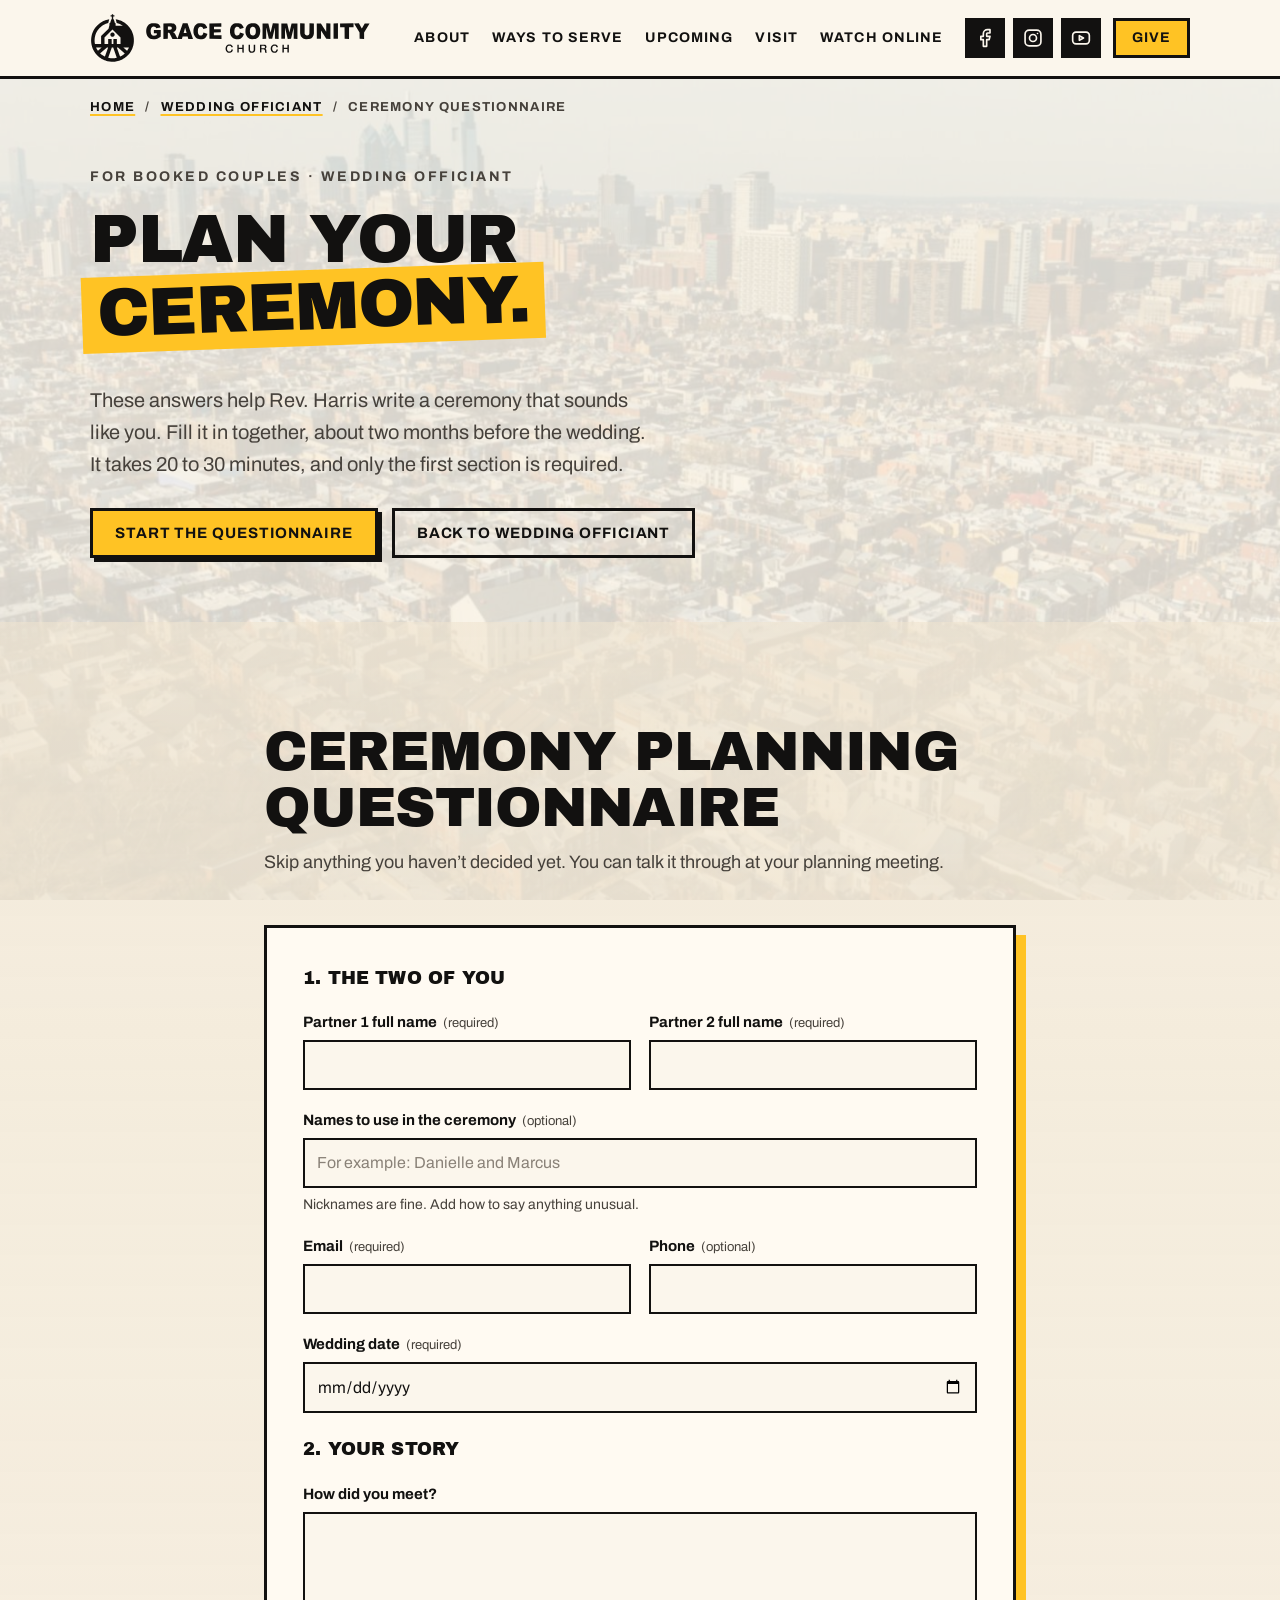
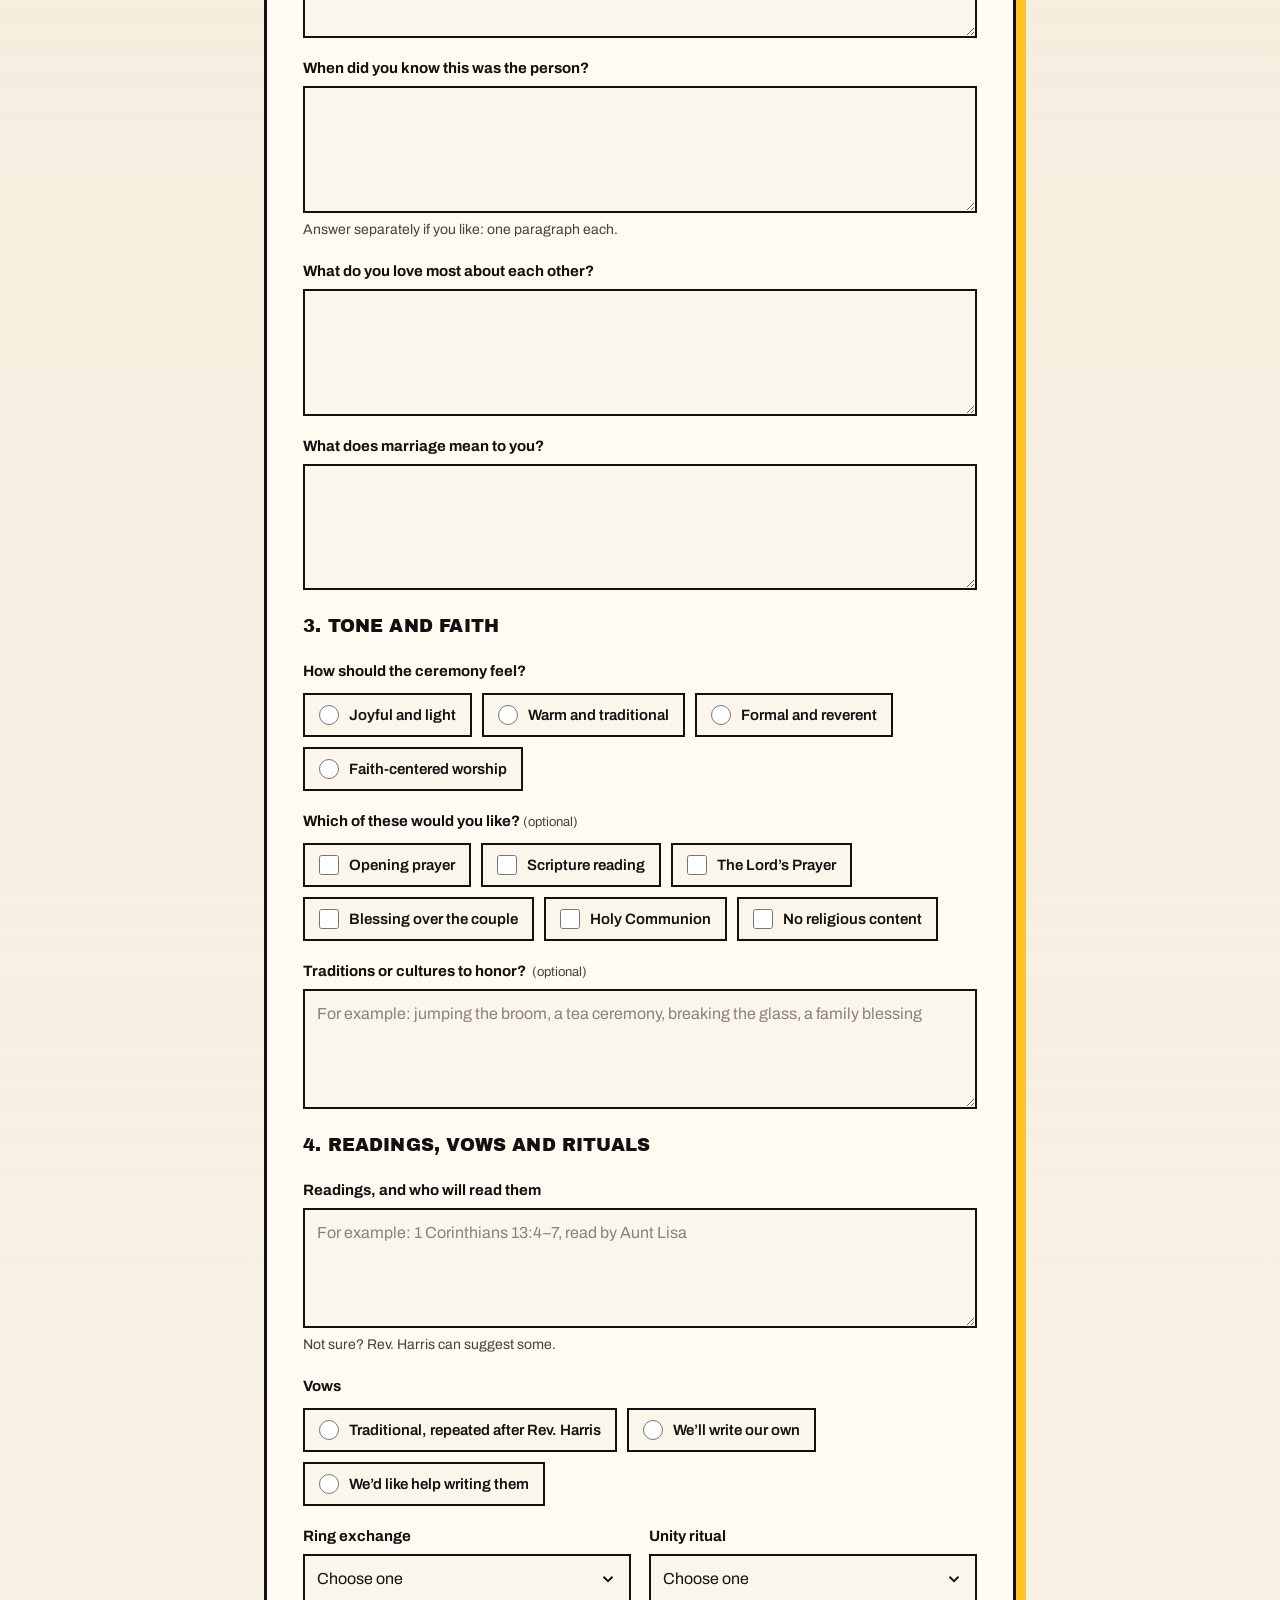
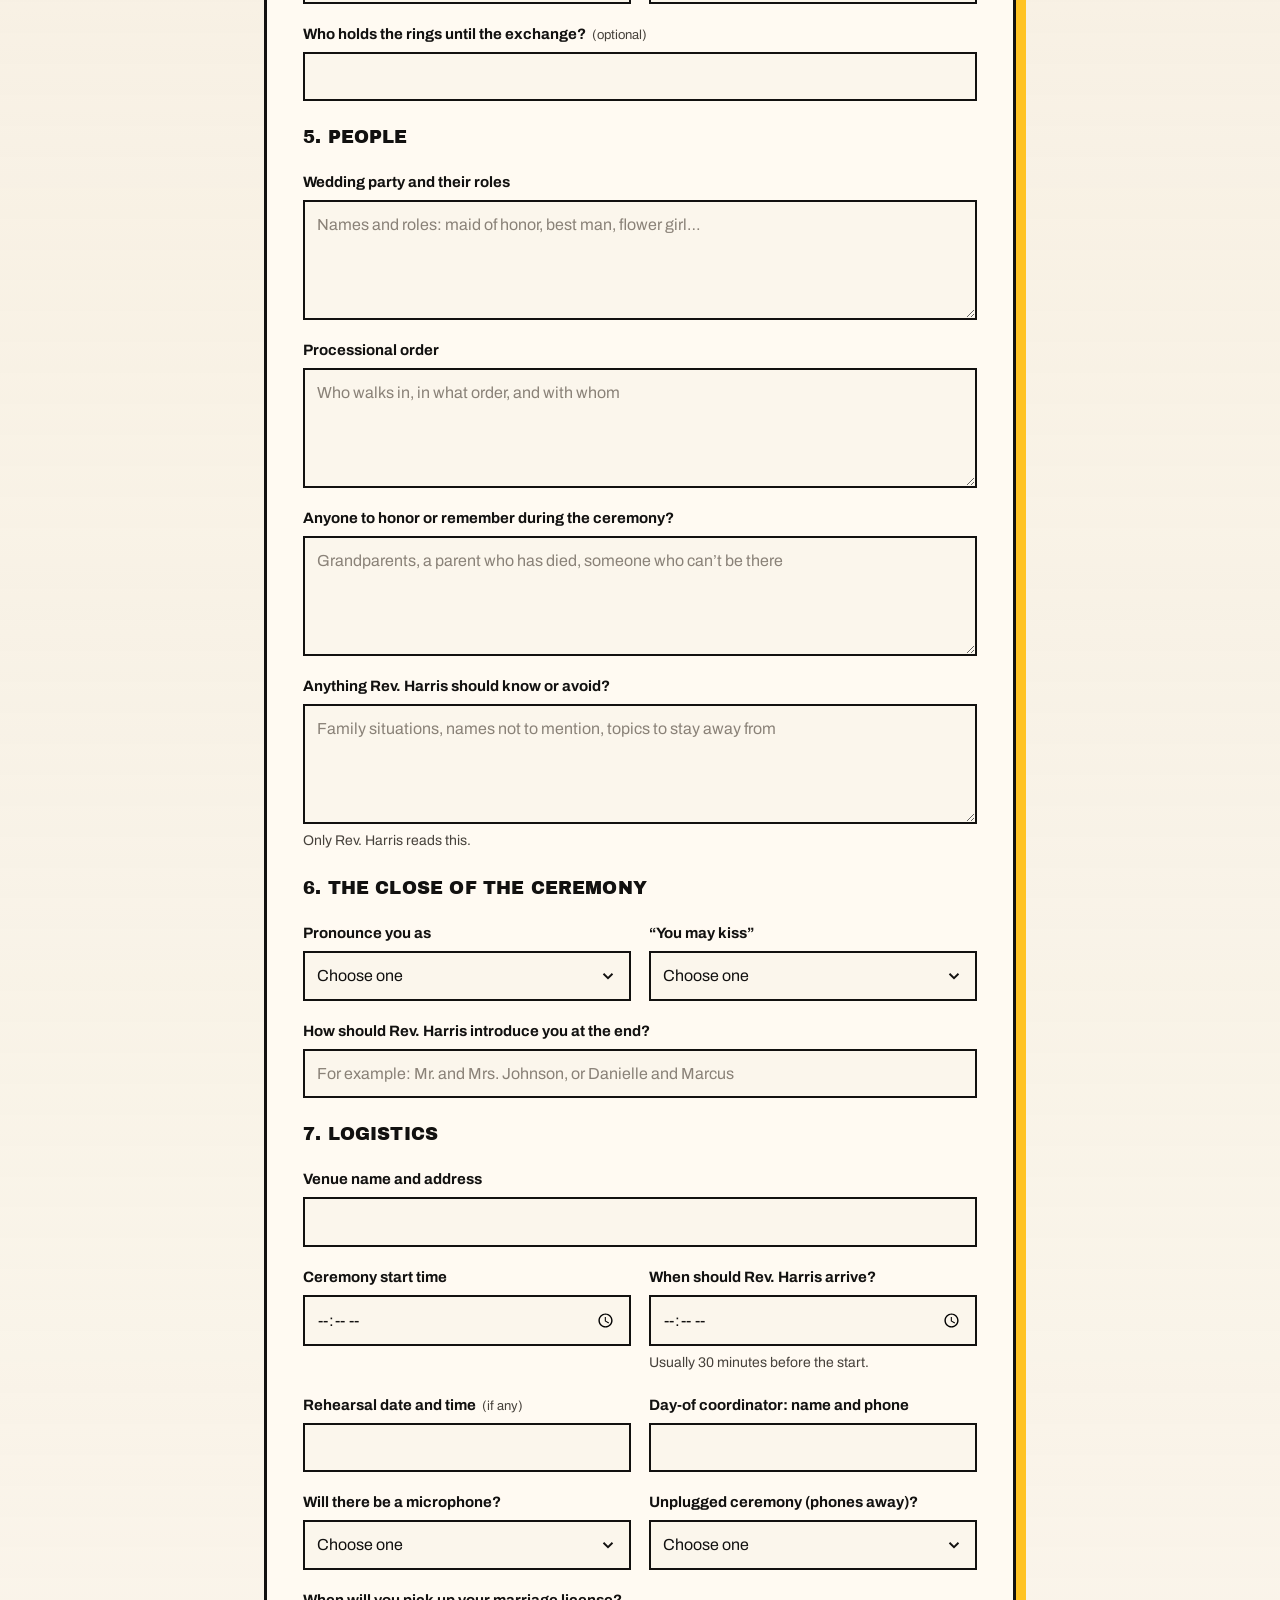
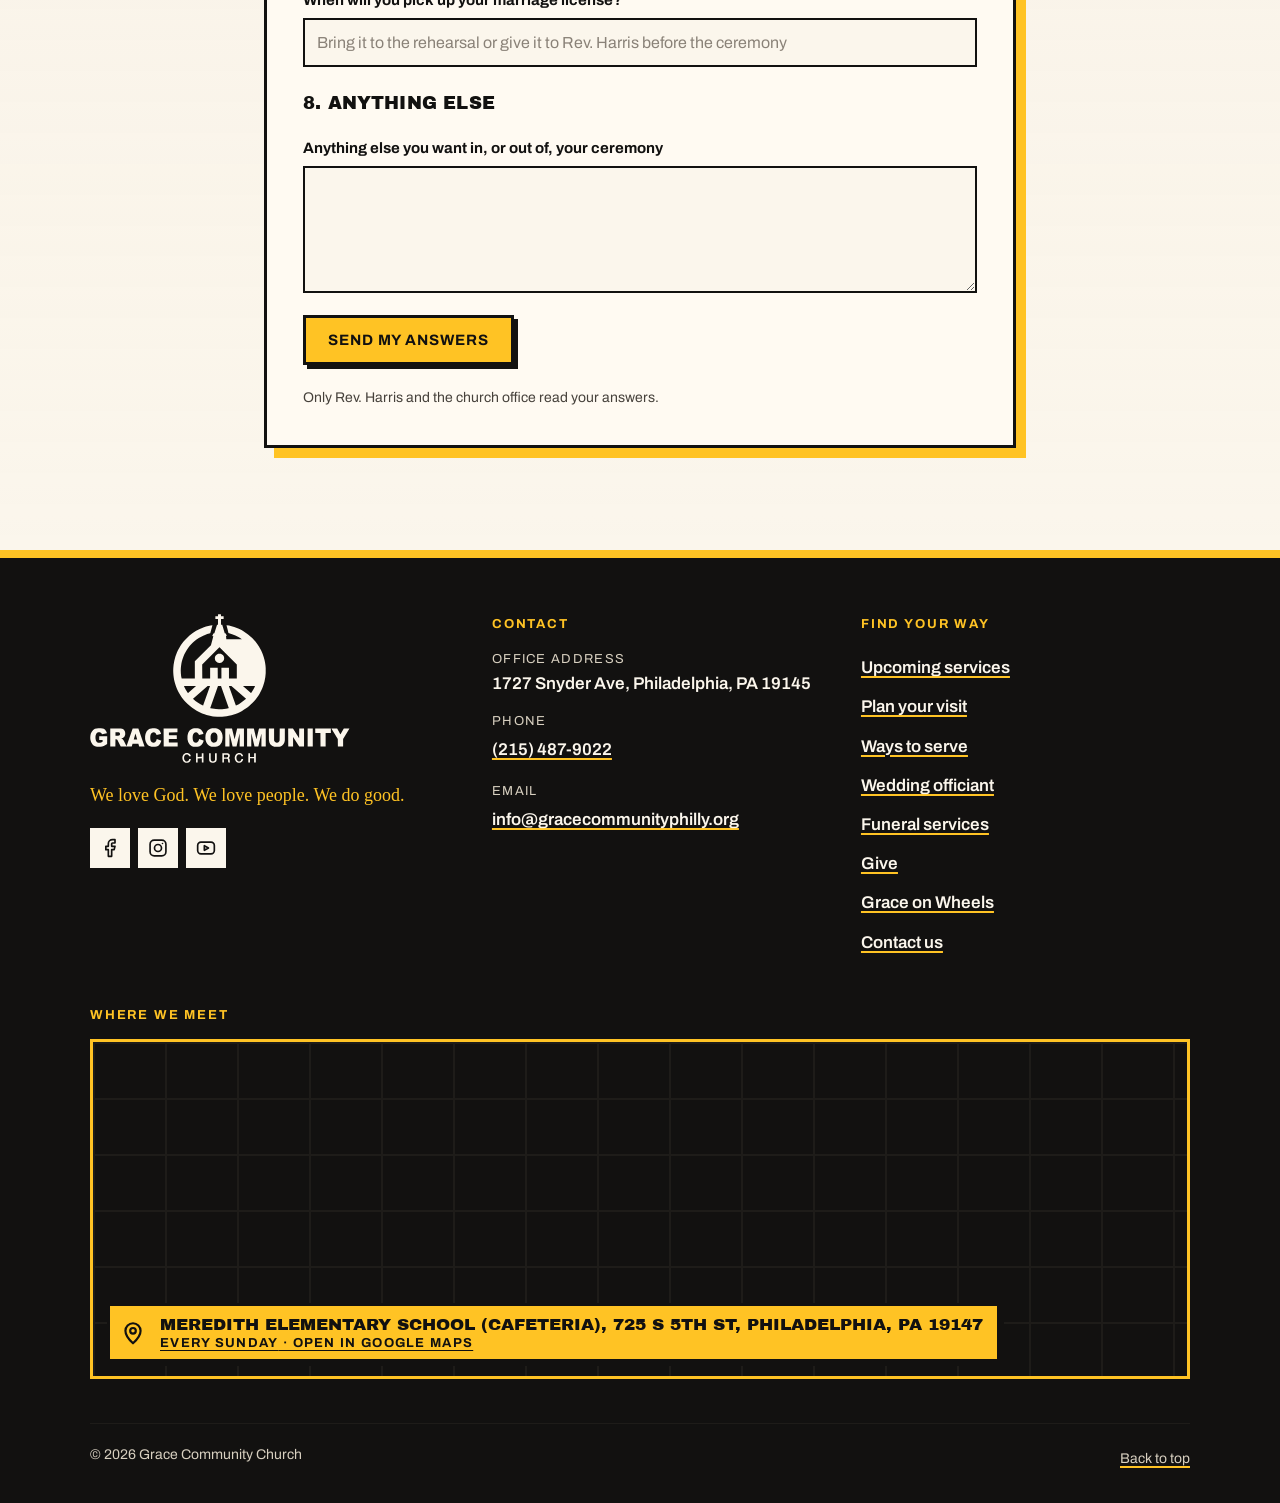
<file: wedding-questionnaire.html>
<!DOCTYPE html>
<html lang="en-US">
<head>
<meta charset="utf-8">
<!-- wedding-questionnaire.html: shares its header, footer, CSS (assets/site.css) and script (assets/site.js) with the home page. Page-only styles are in the <style> block below. -->
<meta name="viewport" content="width=device-width, initial-scale=1, viewport-fit=cover">
<title>Wedding Ceremony Planning Questionnaire | Rev. Arian B. Harris</title>
<meta name="description" content="For couples booked with Philadelphia wedding officiant Rev. Arian B. Harris: share your story, vows, readings and day-of details so your ceremony sounds like you.">
<meta name="robots" content="noindex, follow">
<link rel="canonical" href="https://gracecommunityphilly.org/wedding-questionnaire">
<meta property="og:url" content="https://gracecommunityphilly.org/wedding-questionnaire">
<meta property="og:type" content="website">
<meta property="og:site_name" content="Grace Community Church">
<meta property="og:locale" content="en_US">
<meta property="og:title" content="Wedding Ceremony Planning Questionnaire">
<meta property="og:description" content="For couples booked with Philadelphia wedding officiant Rev. Arian B. Harris: share your story, vows, readings and day-of details so your ceremony sounds like you.">
<meta property="og:image" content="https://gracecommunityphilly.org/images/wedding-officiant.jpg">
<meta property="og:image:width" content="800">
<meta property="og:image:height" content="1000">
<meta property="og:image:alt" content="Rev. Arian B. Harris with a bride and groom after their wedding ceremony">
<meta name="twitter:card" content="summary_large_image">
<meta name="twitter:title" content="Wedding Ceremony Planning Questionnaire">
<meta name="twitter:description" content="For couples booked with Philadelphia wedding officiant Rev. Arian B. Harris: share your story, vows, readings and day-of details so your ceremony sounds like you.">
<meta name="twitter:image" content="https://gracecommunityphilly.org/images/wedding-officiant.jpg">
<meta name="theme-color" content="#121110">
<meta name="geo.region" content="US-PA">
<meta name="geo.placename" content="Philadelphia">
<link rel="icon" href="/favicon.ico" sizes="48x48">
<link rel="icon" href="/favicon.svg" type="image/svg+xml">
<link rel="apple-touch-icon" href="/apple-touch-icon.png">
<link rel="preconnect" href="https://fonts.googleapis.com">
<link rel="preconnect" href="https://fonts.gstatic.com" crossorigin>
<link rel="stylesheet" href="https://fonts.googleapis.com/css2?family=Anton&family=Archivo:ital,wght@0,400;0,600;0,700;1,400&family=Archivo+Black&family=Permanent+Marker&family=Source+Serif+4:ital,wght@1,400;1,500&display=swap">
<link rel="stylesheet" href="/assets/site.css">
<style>
/* ===== Wedding officiant pages (wedding-officiant.html, wedding-questionnaire.html) ===== */
.crumbs { padding-top: 18px; }
.crumbs ol { display: flex; flex-wrap: wrap; gap: 4px 0; list-style: none; padding: 0; margin: 0; font-size: .8125rem; font-weight: 700; text-transform: uppercase; letter-spacing: .1em; color: var(--ink-soft); }
.crumbs li + li::before { content: "/"; margin: 0 10px; color: var(--ink-soft); }
.crumbs a { color: var(--ink); }
.hero.wed .hero-inner { padding-block: clamp(20px, 4vw, 48px) clamp(36px, 5vw, 64px); }
.hero.wed .slide { visibility: visible; opacity: 1; }
.ticket .when.yrs { font-size: clamp(3.5rem, 8vw, 5rem); }
.prose { display: grid; gap: 16px; }
.prose p { max-width: 62ch; }
.prose .label { color: var(--ink-soft); }
.bio-h { font-family: var(--display); font-weight: 400; text-transform: uppercase; font-size: clamp(2rem, 5vw, 3.25rem); line-height: 1; letter-spacing: -.015em; }
.bio { display: grid; grid-template-columns: minmax(0, 320px) minmax(0, 1fr); gap: clamp(28px, 5vw, 60px); align-items: start; }
.bio .photo-slot { max-width: 320px; }
.facts { display: grid; grid-template-columns: repeat(3, minmax(0, 1fr)); background: var(--band); color: var(--on-band); margin: 8px 0 0; padding: 0; list-style: none; }
.facts li { padding: 18px 16px; display: grid; gap: 2px; text-align: center; }
.facts li + li { border-left: 3px solid var(--sun); }
.facts strong { font-family: var(--tall); font-weight: 400; font-size: clamp(1.75rem, 3.6vw, 2.5rem); line-height: 1.05; color: var(--sun); text-transform: uppercase; }
.facts span { font-size: .875rem; color: var(--on-band-soft); line-height: 1.35; }
@media (max-width: 760px) { .bio { grid-template-columns: minmax(0, 1fr); } .bio .photo-slot { max-width: 260px; } }
@media (max-width: 520px) { .facts { grid-template-columns: minmax(0, 1fr); } .facts li + li { border-left: 0; border-top: 3px solid var(--sun); } }

.cer-grid { display: grid; grid-template-columns: repeat(2, minmax(0, 1fr)); gap: clamp(20px, 3vw, 36px); }
.cer { margin: 0; border: 3px solid var(--edge); background: var(--card); box-shadow: 8px 8px 0 var(--sun); }
.cer img { width: 100%; aspect-ratio: 4 / 3; object-fit: cover; }
.cer figcaption { padding: 10px 14px; font-weight: 700; font-size: .875rem; text-transform: uppercase; letter-spacing: .08em; border-top: 3px solid var(--edge); }
@media (max-width: 600px) { .cer-grid { grid-template-columns: minmax(0, 1fr); } .cer { box-shadow: 5px 5px 0 var(--sun); } }

.pkgs { display: grid; grid-template-columns: repeat(4, minmax(0, 1fr)); gap: 24px; align-items: stretch; }
.pkg { background: var(--card); color: var(--ink); border: 3px solid var(--edge); display: flex; flex-direction: column; min-width: 0; position: relative; }
.pkg.feat { box-shadow: 10px 10px 0 var(--sun); }
.pkg .flag { position: absolute; top: -16px; right: 14px; font-family: var(--marker); background: var(--sun); color: var(--on-sun); padding: 2px 12px; transform: rotate(3deg); font-size: 1rem; }
.pkg-top { background: var(--band); color: var(--on-band); padding: 18px 20px 16px; display: grid; gap: 4px; }
.pkg-top h3 { font-family: var(--display); font-weight: 400; font-size: 1.1875rem; line-height: 1.15; text-transform: uppercase; }
.pkg-top .price { font-family: var(--tall); font-size: 2.75rem; line-height: 1; color: var(--sun); }
.pkg ul { padding: 18px 20px 6px; margin: 0; list-style: none; display: grid; gap: 9px; flex: 1; align-content: start; }
.pkg li { padding-left: 22px; position: relative; font-size: .9688rem; line-height: 1.45; }
.pkg li::before { content: ""; position: absolute; left: 0; top: .5em; width: 10px; height: 10px; background: var(--sun); outline: 2px solid var(--ink); }
.pkg .fit { padding: 0 20px 14px; color: var(--ink-soft); font-size: .9063rem; font-style: italic; font-family: var(--serif); }
.pkg .btn { margin: 0 20px 22px; }
.pkg .btn.quiet { color: var(--ink); border-color: var(--ink); background: transparent; }
.pkg .btn.quiet:hover { background: var(--ink); color: var(--paper); border-color: var(--ink); }
.pkg .btn:not(.quiet) { border-color: var(--ink); }
@media (max-width: 1100px) { .pkgs { grid-template-columns: repeat(2, minmax(0, 1fr)); gap: 30px 24px; } }
@media (max-width: 600px) { .pkgs { grid-template-columns: minmax(0, 1fr); } .pkg.feat { box-shadow: 6px 6px 0 var(--sun); } }

.addons { margin-top: clamp(36px, 5vw, 56px); display: grid; grid-template-columns: minmax(0, 1fr) minmax(0, 1fr); gap: 28px 40px; }
.addons h3 { font-family: var(--display); font-weight: 400; text-transform: uppercase; font-size: 1.25rem; margin-bottom: 12px; color: var(--sun); }
.rows { display: grid; margin: 0; }
.rows > div { display: grid; grid-template-columns: minmax(0, 1fr) auto; gap: 2px 16px; padding-block: 12px; border-top: 1px solid var(--band-2); align-items: baseline; }
.rows dt { font-weight: 700; }
.rows dd { margin: 0; }
.rows dd.p { font-family: var(--tall); font-size: 1.5rem; line-height: 1; color: var(--sun); white-space: nowrap; }
.rows dd.n { grid-column: 1 / -1; color: var(--on-band-soft); font-size: .9375rem; }
.small-print { margin-top: 24px; color: var(--on-band-soft); font-size: .9375rem; max-width: 70ch; }
@media (max-width: 760px) { .addons { grid-template-columns: minmax(0, 1fr); } }

.steps { display: grid; grid-template-columns: repeat(3, minmax(0, 1fr)); gap: 22px; counter-reset: s; list-style: none; padding: 0; margin: 0; }
.steps li { counter-increment: s; background: var(--card); border: 3px solid var(--edge); padding: 22px 22px 24px; display: grid; gap: 8px; align-content: start; }
.steps li::before { content: counter(s); font-family: var(--tall); font-size: 2.75rem; line-height: 1; color: var(--on-sun); background: var(--sun); width: 56px; height: 56px; display: grid; place-items: center; border: 3px solid var(--ink); }
.steps h3 { font-family: var(--display); font-weight: 400; text-transform: uppercase; font-size: 1.125rem; line-height: 1.2; }
.steps p { color: var(--ink-soft); font-size: .9688rem; }
@media (max-width: 900px) { .steps { grid-template-columns: repeat(2, minmax(0, 1fr)); } }
@media (max-width: 560px) { .steps { grid-template-columns: minmax(0, 1fr); } }

.lic { display: grid; grid-template-columns: minmax(0, 5fr) minmax(0, 6fr); gap: clamp(28px, 5vw, 56px); align-items: start; }
.lic .times h3 { font-size: 1.75rem; }
.lic .src { margin-top: 14px; font-size: .9375rem; color: var(--ink-soft); }
@media (max-width: 820px) { .lic { grid-template-columns: minmax(0, 1fr); } }

.qa { display: grid; gap: 12px; max-width: 62rem; }
.qa details { border: 3px solid var(--edge); background: var(--card); }
.qa summary { cursor: pointer; list-style: none; display: flex; align-items: center; gap: 16px; padding: 16px 20px; font-family: var(--display); font-size: clamp(1rem, 2vw, 1.1875rem); text-transform: uppercase; letter-spacing: .01em; }
.qa summary::-webkit-details-marker { display: none; }
.qa summary::before { content: "+"; flex: none; width: 30px; height: 30px; display: grid; place-items: center; background: var(--sun); color: var(--on-sun); font-family: var(--body); font-weight: 700; font-size: 1.375rem; line-height: 1; }
.qa details[open] summary { background: var(--band); color: var(--on-band); --ring: var(--sun); }
.qa details[open] summary::before { content: "–"; }
.qa .a { padding: 18px 20px 22px; border-top: 3px solid var(--edge); display: grid; gap: 12px; }
.qa .a p { max-width: 66ch; color: var(--ink-soft); }

/* Booking form layout + estimate */
.wed-grid { display: grid; grid-template-columns: minmax(0, 1fr) minmax(0, 320px); gap: clamp(28px, 4vw, 48px); align-items: start; }
@media (max-width: 960px) { .wed-grid { grid-template-columns: minmax(0, 1fr); } }
.form .help { font-weight: 400; font-size: .875rem; color: var(--ink-soft); flex-basis: 100%; }
.est { position: sticky; top: calc(var(--header-h) + 20px); background: var(--band); color: var(--on-band); --ring: var(--sun); border-top: 8px solid var(--sun); padding: 22px 22px 24px; display: grid; gap: 12px; }
.est h3 { font-size: .8125rem; font-weight: 700; text-transform: uppercase; letter-spacing: .14em; color: var(--sun); }
.est .total { font-family: var(--tall); font-size: 3.25rem; line-height: 1; }
.est ul { display: grid; gap: 6px; font-size: .9375rem; list-style: none; padding: 0; margin: 0; }
.est li { display: flex; justify-content: space-between; gap: 12px; border-bottom: 1px solid var(--band-2); padding-bottom: 6px; }
.est li span:last-child { white-space: nowrap; color: var(--on-band-soft); }
.est p { font-size: .875rem; color: var(--on-band-soft); }
@media (max-width: 960px) { .est { position: static; } }
.narrow { max-width: 52rem; }
</style>
<script>document.documentElement.classList.add('js');</script>

</head>
<body>
<a class="skip" href="#main">Skip to main content</a>

<!-- ===== HEADER + MAIN NAVIGATION (the same as the home page; links go back to its sections) ===== -->
<header class="site-header" id="top">
  <div class="wrap">
    <a class="brand" href="/" aria-label="Grace Community Church, home">
      <span class="emblem" aria-hidden="true"></span>
      <span class="wordmark" aria-hidden="true"></span>
    </a>
    <button class="nav-toggle" id="nav-toggle" type="button" aria-expanded="false" aria-controls="site-nav">
      <span class="bars" aria-hidden="true"></span><span id="nav-toggle-text">Menu</span>
    </button>
    <nav class="site-nav" id="site-nav" aria-label="Main">
      <!-- Nav items are in MOBILE order; .d-1 … .d-7 set the desktop order, .m-only items show on mobile only -->
      <ul>
        <li class="m-only"><a href="/#visit">Service times</a></li>
        <li class="d-5"><a href="https://www.facebook.com/gracecommunityphilly/" target="_blank" rel="noopener">Watch online<span class="sr-only"> (opens in a new tab)</span></a></li>
        <li class="d-4"><a href="/#visit">Visit</a></li>
        <li class="m-only"><a href="/#upcoming" data-dir>Get directions</a></li>
        <li class="m-only"><a href="/#expect">What to expect</a></li>
        <li class="d-1"><a href="/#about">About<span class="m-txt"> Grace</span></a></li>
        <li class="d-3"><a href="/#upcoming">Upcoming<span class="m-txt"> services</span></a></li>
        <li class="d-2"><a href="/#serve">Ways to serve</a></li>
        <li class="soc-li d-6"><div class="soc-row"><div class="social">
          <a href="https://www.facebook.com/gracecommunityphilly/" target="_blank" rel="noopener" aria-label="Facebook (opens in a new tab)"><svg viewBox="0 0 24 24" aria-hidden="true"><path d="M18 2h-3a5 5 0 0 0-5 5v3H7v4h3v8h4v-8h3l1-4h-4V7a1 1 0 0 1 1-1h3z"/></svg></a>
          <a href="https://www.instagram.com/gracecommunityphilly/" target="_blank" rel="noopener" aria-label="Instagram (opens in a new tab)"><svg viewBox="0 0 24 24" aria-hidden="true"><rect x="2.5" y="2.5" width="19" height="19" rx="5"/><circle cx="12" cy="12" r="4.2"/><path d="M17.400 6.600h.01"/></svg></a>
          <a href="https://www.youtube.com/@GraceCommunityPhilly" target="_blank" rel="noopener" aria-label="YouTube (opens in a new tab)"><svg viewBox="0 0 24 24" aria-hidden="true"><rect x="2" y="5" width="20" height="14" rx="4"/><path d="M10 9.200v5.600l5-2.800z"/></svg></a>
        </div><a class="btn quiet bs-cta" href="/#bible-study">Bible study</a></div></li>
        <li class="give-li d-7"><a class="btn" href="/give">Give</a></li>
        <li class="m-only"><a href="/wedding-officiant">Weddings</a></li>
        <li class="m-only"><a href="/funerals">Funerals</a></li>
      </ul>
    </nav>
  </div>
</header>

<main id="main">

<section class="hero wed" id="top" aria-labelledby="q-h">
  <nav class="crumbs wrap" aria-label="Breadcrumb"><ol><li><a href="/">Home</a></li><li><a href="/wedding-officiant">Wedding officiant</a></li><li aria-current="page">Ceremony questionnaire</li></ol></nav>
  <div class="wrap hero-inner">
    <div class="slide is-active">
      <div class="hero-copy">
        <h1 class="hero-h" id="q-h"><span class="h1-name">For booked couples · Wedding officiant</span> <span class="h1-motto"><span>Plan your</span><span class="hl">ceremony.</span></span></h1>
        <p class="lede">These answers help Rev. Harris write a ceremony that sounds like you. Fill it in together, about two months before the wedding. It takes 20 to 30 minutes, and only the first section is required.</p>
        <div class="actions">
          <a class="btn" href="#plan">Start the questionnaire</a>
          <a class="btn quiet" href="/wedding-officiant">Back to wedding officiant</a>
        </div>
      </div>
    </div>
  </div>
</section>

<section class="section tint" id="plan" aria-labelledby="plan-h">
  <div class="wrap narrow">
    <div class="section-head">
      <h2 id="plan-h">Ceremony planning questionnaire</h2>
      <p>Skip anything you haven’t decided yet. You can talk it through at your planning meeting.</p>
    </div>
    <form class="form" id="planning-form" novalidate data-form="wedding-planning" data-done="plan-done" data-subject="Ceremony planning questionnaire">
      <fieldset class="f-group">
        <legend>1. The two of you</legend>
        <div class="f-row two">
          <label>Partner 1 full name <span class="req">(required)</span><input id="q-name1" name="partner_1" data-label="Partner 1" required></label>
          <label>Partner 2 full name <span class="req">(required)</span><input id="q-name2" name="partner_2" data-label="Partner 2" required></label>
        </div>
        <label class="f-row">Names to use in the ceremony <span class="opt">(optional)</span><input id="q-names" name="names_spoken" data-label="Names to use" placeholder="For example: Danielle and Marcus"><span class="help">Nicknames are fine. Add how to say anything unusual.</span></label>
        <div class="f-row two">
          <label>Email <span class="req">(required)</span><input type="email" id="q-email" name="email" data-label="Email" autocomplete="email" required></label>
          <label>Phone <span class="opt">(optional)</span><input type="tel" id="q-phone" name="phone" data-label="Phone" autocomplete="tel"></label>
        </div>
        <label class="f-row">Wedding date <span class="req">(required)</span><input type="date" id="q-date" name="wedding_date" data-label="Wedding date" required></label>
      </fieldset>

      <fieldset class="f-group">
        <legend>2. Your story</legend>
        <label class="f-row">How did you meet?<textarea name="how_met" data-label="How we met" rows="4"></textarea></label>
        <label class="f-row">When did you know this was the person?<textarea name="knew" data-label="When we knew" rows="4"></textarea><span class="help">Answer separately if you like: one paragraph each.</span></label>
        <label class="f-row">What do you love most about each other?<textarea name="love" data-label="What we love about each other" rows="4"></textarea></label>
        <label class="f-row">What does marriage mean to you?<textarea name="marriage_means" data-label="What marriage means to us" rows="4"></textarea></label>
      </fieldset>

      <fieldset class="f-group">
        <legend>3. Tone and faith</legend>
        <fieldset class="f-row">
          <legend>How should the ceremony feel?</legend>
          <div class="choices">
            <label class="choice"><input type="radio" name="tone" value="Joyful and light"><span>Joyful and light</span></label>
            <label class="choice"><input type="radio" name="tone" value="Warm and traditional"><span>Warm and traditional</span></label>
            <label class="choice"><input type="radio" name="tone" value="Formal and reverent"><span>Formal and reverent</span></label>
            <label class="choice"><input type="radio" name="tone" value="Faith-centered worship"><span>Faith-centered worship</span></label>
          </div>
        </fieldset>
        <fieldset class="f-row">
          <legend>Which of these would you like? <span class="opt">(optional)</span></legend>
          <div class="choices">
            <label class="choice"><input type="checkbox" name="faith_elements" value="Opening prayer"><span>Opening prayer</span></label>
            <label class="choice"><input type="checkbox" name="faith_elements" value="Scripture reading"><span>Scripture reading</span></label>
            <label class="choice"><input type="checkbox" name="faith_elements" value="The Lord’s Prayer"><span>The Lord’s Prayer</span></label>
            <label class="choice"><input type="checkbox" name="faith_elements" value="Blessing over the couple"><span>Blessing over the couple</span></label>
            <label class="choice"><input type="checkbox" name="faith_elements" value="Holy Communion"><span>Holy Communion</span></label>
            <label class="choice"><input type="checkbox" name="faith_elements" value="No religious content"><span>No religious content</span></label>
          </div>
        </fieldset>
        <label class="f-row">Traditions or cultures to honor? <span class="opt">(optional)</span><textarea name="traditions" data-label="Traditions to honor" rows="3" placeholder="For example: jumping the broom, a tea ceremony, breaking the glass, a family blessing"></textarea></label>
      </fieldset>

      <fieldset class="f-group">
        <legend>4. Readings, vows and rituals</legend>
        <label class="f-row">Readings, and who will read them<textarea name="readings" data-label="Readings and readers" rows="3" placeholder="For example: 1 Corinthians 13:4–7, read by Aunt Lisa"></textarea><span class="help">Not sure? Rev. Harris can suggest some.</span></label>
        <fieldset class="f-row">
          <legend>Vows</legend>
          <div class="choices">
            <label class="choice"><input type="radio" name="vows" value="Traditional, repeated after Rev. Harris"><span>Traditional, repeated after Rev. Harris</span></label>
            <label class="choice"><input type="radio" name="vows" value="We’ll write our own"><span>We’ll write our own</span></label>
            <label class="choice"><input type="radio" name="vows" value="We’d like help writing them"><span>We’d like help writing them</span></label>
          </div>
        </fieldset>
        <div class="f-row two">
          <label>Ring exchange
            <select name="rings" data-label="Ring exchange"><option value="">Choose one</option><option>Yes, both of us</option><option>Yes, one ring</option><option>No rings</option></select>
          </label>
          <label>Unity ritual
            <select name="unity" data-label="Unity ritual"><option value="">Choose one</option><option>None</option><option>Unity candle</option><option>Sand ceremony</option><option>Handfasting</option><option>Wine or tea ceremony</option><option>Something else (tell us below)</option></select>
          </label>
        </div>
        <label class="f-row">Who holds the rings until the exchange? <span class="opt">(optional)</span><input name="ring_holder" data-label="Ring holder"></label>
      </fieldset>

      <fieldset class="f-group">
        <legend>5. People</legend>
        <label class="f-row">Wedding party and their roles<textarea name="wedding_party" data-label="Wedding party" rows="3" placeholder="Names and roles: maid of honor, best man, flower girl…"></textarea></label>
        <label class="f-row">Processional order<textarea name="processional" data-label="Processional order" rows="3" placeholder="Who walks in, in what order, and with whom"></textarea></label>
        <label class="f-row">Anyone to honor or remember during the ceremony?<textarea name="honor" data-label="People to honor or remember" rows="3" placeholder="Grandparents, a parent who has died, someone who can’t be there"></textarea></label>
        <label class="f-row">Anything Rev. Harris should know or avoid?<textarea name="avoid" data-label="Things to know or avoid" rows="3" placeholder="Family situations, names not to mention, topics to stay away from"></textarea><span class="help">Only Rev. Harris reads this.</span></label>
      </fieldset>

      <fieldset class="f-group">
        <legend>6. The close of the ceremony</legend>
        <div class="f-row two">
          <label>Pronounce you as
            <select name="pronounce" data-label="Pronounce as"><option value="">Choose one</option><option>Husband and wife</option><option>Married</option><option>Spouses</option><option>Something else (tell us below)</option></select>
          </label>
          <label>“You may kiss”
            <select name="kiss" data-label="You may kiss"><option value="">Choose one</option><option>Yes</option><option>No</option></select>
          </label>
        </div>
        <label class="f-row">How should Rev. Harris introduce you at the end?<input name="introduce" data-label="Introduce us as" placeholder="For example: Mr. and Mrs. Johnson, or Danielle and Marcus"></label>
      </fieldset>

      <fieldset class="f-group">
        <legend>7. Logistics</legend>
        <label class="f-row">Venue name and address<input name="venue" data-label="Venue"></label>
        <div class="f-row two">
          <label>Ceremony start time<input type="time" name="ceremony_time" data-label="Ceremony time"></label>
          <label>When should Rev. Harris arrive?<input type="time" name="arrive" data-label="Arrival time"><span class="help">Usually 30 minutes before the start.</span></label>
        </div>
        <div class="f-row two">
          <label>Rehearsal date and time <span class="opt">(if any)</span><input name="rehearsal" data-label="Rehearsal"></label>
          <label>Day-of coordinator: name and phone<input name="coordinator" data-label="Coordinator"></label>
        </div>
        <div class="f-row two">
          <label>Will there be a microphone?
            <select name="mic" data-label="Microphone"><option value="">Choose one</option><option>Yes</option><option>No</option><option>Not sure</option></select>
          </label>
          <label>Unplugged ceremony (phones away)?
            <select name="unplugged" data-label="Unplugged ceremony"><option value="">Choose one</option><option>Yes, please announce it</option><option>No</option></select>
          </label>
        </div>
        <label class="f-row">When will you pick up your marriage license?<input name="license_pickup" data-label="License pickup" placeholder="Bring it to the rehearsal or give it to Rev. Harris before the ceremony"></label>
      </fieldset>

      <fieldset class="f-group">
        <legend>8. Anything else</legend>
        <label class="f-row">Anything else you want in, or out of, your ceremony<textarea name="other" data-label="Anything else" rows="4"></textarea></label>
      </fieldset>

      <div class="hp" aria-hidden="true"><label>Leave this empty <input name="website" tabindex="-1" autocomplete="off"></label></div>
      <p class="f-error" role="alert" hidden></p>
      <button class="btn" type="submit">Send my answers</button>
      <p class="fine">Only Rev. Harris and the church office read your answers.</p>
    </form>
    <div class="f-done" id="plan-done" tabindex="-1" hidden>
      <h2>Thank you!</h2>
      <p class="done-msg">Rev. Harris will read your answers before your planning meeting and get in touch with any questions.</p>
      <a class="btn quiet" href="/wedding-officiant">Back to the wedding officiant page</a>
    </div>
  </div>
</section>

</main>

<!-- ===== [11] FOOTER: logo, contact, quick links, map ===== -->
<footer class="band site-footer">
  <div class="wrap">
    <div class="foot-grid">
      <div class="foot-brand">
        <span class="lockup" role="img" aria-label="Grace Community Church"></span>
        <p>We love God. We love people. We do good.</p>
        <div class="social">
          <a href="https://www.facebook.com/gracecommunityphilly/" target="_blank" rel="noopener" aria-label="Facebook (opens in a new tab)"><svg viewBox="0 0 24 24" aria-hidden="true"><path d="M18 2h-3a5 5 0 0 0-5 5v3H7v4h3v8h4v-8h3l1-4h-4V7a1 1 0 0 1 1-1h3z"/></svg></a>
          <a href="https://www.instagram.com/gracecommunityphilly/" target="_blank" rel="noopener" aria-label="Instagram (opens in a new tab)"><svg viewBox="0 0 24 24" aria-hidden="true"><rect x="2.5" y="2.5" width="19" height="19" rx="5"/><circle cx="12" cy="12" r="4.2"/><path d="M17.400 6.600h.01"/></svg></a>
          <a href="https://www.youtube.com/@GraceCommunityPhilly" target="_blank" rel="noopener" aria-label="YouTube (opens in a new tab)"><svg viewBox="0 0 24 24" aria-hidden="true"><rect x="2" y="5" width="20" height="14" rx="4"/><path d="M10 9.200v5.600l5-2.800z"/></svg></a>
        </div>
      </div>
      <div>
        <h2>Contact</h2>
        <dl class="contact">
          <div><dt>Office address</dt><dd>1727 Snyder Ave, Philadelphia, PA&nbsp;19145</dd></div>
          <div><dt>Phone</dt><dd><a href="tel:+12154879022">(215) 487-9022</a></dd></div>
          <div><dt>Email</dt><dd><a href="mailto:info@gracecommunityphilly.org">info@gracecommunityphilly.org</a></dd></div>
        </dl>
      </div>
      <div>
        <h2>Find your way</h2>
        <ul class="foot-links">
          <li><a href="/#upcoming">Upcoming services</a></li>
          <li><a href="/#visit">Plan your visit</a></li>
          <li><a href="/#serve">Ways to serve</a></li>
          <li><a href="/wedding-officiant">Wedding officiant</a></li>
          <li><a href="/funerals">Funeral services</a></li>
          <li><a href="/give">Give</a></li>
          <li><a href="/graceonwheels">Grace on Wheels</a></li>
          <li><a href="/contact">Contact us</a></li>
        </ul>
      </div>
    </div>
    <!-- Map: the script swaps in this Sunday's place (from SITE.meetingPlaces) and embeds a Google map -->
    <h2 class="map-h" id="map-h">Where we meet this Sunday</h2>
    <div class="foot-map" id="map">
      <a class="map-link" id="map-link" href="https://www.google.com/maps/search/?api=1&amp;query=Meredith+Elementary+School%2C+725+S+5th+St%2C+Philadelphia%2C+PA+19147" target="_blank" rel="noopener">
        <span class="map-card">
          <svg viewBox="0 0 24 24" aria-hidden="true"><path d="M12 21.5s-7-6.1-7-11.5a7 7 0 0 1 14 0c0 5.400-7 11.500-7 11.500z"/><circle cx="12" cy="10" r="2.6"/></svg>
          <span><b id="map-place">Meredith Elementary School (cafeteria), 725&nbsp;S&nbsp;5th&nbsp;St, Philadelphia, PA&nbsp;19147</b><i><span id="map-when">Our Sunday home from November&nbsp;15</span>&nbsp;· Open in Google Maps<span class="sr-only"> (opens in a new tab)</span></i></span>
        </span>
      </a>
    </div>
    <div class="foot-base">
      <span>© <span id="year">2026</span> Grace Community Church</span>
      <a href="#top">Back to top</a>
    </div>
  </div>
</footer>
<!-- ===== /[11] END FOOTER ===== -->

<script src="/assets/site.js?v=20261102"></script>
</body>
</html>
</file>
<file: assets/site.css>
/* GRACE COMMUNITY CHURCH: assets/site.css
   Shared by every page (index, give, contact, graceonwheels). Moved out of index.html so the pages share one copy. */
/* Layout: flyer logic at page scale. Cream sheets carry the reading, black bands carry
   times and places, one tilted yellow block per screen carries the emphasis. */
/* =====================================================================================
   CSS TABLE OF CONTENTS (search for the heading text in quotes)
     "Design tokens"          colours, fonts, logo shapes (the two long data: lines), spacing
     "Base"                   reset, links, focus outline
     "Page background photo"  the fixed photo behind the whole page
     "Buttons"                .btn and .btn.quiet
     "Gaps the church..."     .todo placeholder boxes
     "Social icons"
     "Header"                 sticky header, nav, mobile menu (max-width: 1200px)
     "Hero carousel"          slides, ticket card, the black strip under the hero
     "Sections"               shared section spacing and headings
     "Latest sermon"          video box and poster
     "Bible study panel"
     "Upcoming service cards"
     "About accordions"       values row, pastor letter
     "Ministries"             Ways to serve, food drive
     "Gallery"                flyer tiles and the lightbox
     "Visit"                  service times, FAQ, What to expect
     "Footer"                 map, contact, links
   Breakpoints used: 1200px (mobile menu), 860px (hero/sermon stack), 820/760/720/700px,
   640/600/560/520px, 480px and 380px (small phones).
   ===================================================================================== */
/* ---------- Design tokens ---------- */
:root {
  color-scheme: only light; /* always the cream look, even on devices set to dark mode */
  --paper: #fbf6ec;
  --paper-2: #efe4d0;
  --card: #fffaf2;
  --ink: #121110;
  --ink-soft: #46413b;
  --edge: #121110;
  --line: #d9cdb6;
  --sun: #ffc324;
  --on-sun: #121110;
  --band: #121110;
  --band-2: #1e1c19;
  --on-band: #fbf6ec;
  --on-band-soft: #d8d0c0;
  --ring: #121110;

  --display: "Archivo Black", "Arial Black", Impact, sans-serif;
  --tall: "Anton", "Arial Narrow", Impact, sans-serif;
  --body: "Archivo", "Helvetica Neue", Arial, sans-serif;
  --marker: "Permanent Marker", "Comic Sans MS", cursive;
  --serif: Georgia, "Times New Roman", serif;  /* system serif: no web font needed for the few quotes */

  --gutter: clamp(16px, 4vw, 40px);
  --header-h: 76px;
  /* Logo shapes, used as masks so they take the text colour. Retraced from the high-res logo PNG;
     the same drawings are saved as images/logo/emblem.svg and wordmark.svg. */
  --emblem: url("data:image/svg+xml,%3Csvg xmlns='http://www.w3.org/2000/svg' viewBox='0 0 924 1026'%3E%3Cpath fill-rule='evenodd' d='M488 1023l-48 1-42-4-42-8-23-7-19-6-24-9-21-9-20-10-18-9-18-12-19-13-16-12-18-15-17-15-18-18-16-18-12-15-13-18-15-23-12-21-9-18-8-17-10-25-7-21-6-21-5-21-4-22-3-22-2-25-1-25 1-26 3-34 7-40 11-41 15-40 10-22 10-19 20-33 24-33 16-19 15-15 30-28 32-25 34-22 36-19 18-8 23-9 21-7 22-6 22-5 20-3v1l-21 78-2 2-29 8-22 8-18 8-24 12-20 12-22 15-19 15-17 15-15 14-16 18-15 19-15 22-13 22-11 22-9 21-8 22-7 24-5 22-4 26-2 21-1 26 1 27 3 28 5 23h131v-171l160-159 23-89v-2l-10-2 2-4 9-22 10-1 26-83 2-1h8v-1v-56l-26-1v-26v-1h1h25v-1l1-20h28l1 20v1h26v27l-26 1v56v1h12l25 84 9 1 2 1 9 25-1 1h-6v1l3 30v1h118h35l2-1-30-19-35-18-33-13-36-11-1-3-6-28-12-45v-3l25 4 25 6 26 8 27 10 25 11 25 13 22 13 25 17 17 13 20 17 18 17 18 18 16 19 18 24 15 23 11 19 11 21 11 25 10 26 7 23 6 23 5 25 4 28 2 25v26v25l-4 40-8 42-12 41-9 24-9 21-10 20-10 18-11 18-13 19-12 16-15 18-17 18-16 15-18 16-15 12-19 14-20 13-17 10-23 13-22 10-20 7-41 14-25 5-22 4-23 4zM634 642v-138l-172-172h-1l-171 172 1 139 78-1v-106h2h73l1 106h36v-106h75v106zM466 487h-8l-9-1-8-4-6-3-6-6-7-8-4-9-2-9v-12l1-6 3-8 5-8 8-8 8-5 8-3 9-2h7l10 2 8 3 8 5 6 7 6 7 3 7 2 9v12l-1 6-3 8-5 8-7 7-8 6-9 4zM150 786l79-69-12-1h-107l-1 2 5 11 13 25 19 30 3 3zM299 912l69-194v-1h-24l-145 126-1 1 25 22 26 19 28 17 17 8 5 3zM488 948l19-2 20-2 24-5 3-2-77-219-2-1h-26l-2 1-77 219 2 1 19 4 35 5 31 2zM626 912l28-14 24-16 23-17 25-21-146-127h-24l1 4 65 184 3 7zM776 786l10-14 12-20 11-21 6-14h-1h-119l79 70h1z'/%3E%3C/svg%3E");
  --wordmark: url("data:image/svg+xml,%3Csvg xmlns='http://www.w3.org/2000/svg' viewBox='0 0 2587 347'%3E%3Cpath fill-rule='evenodd' d='M103 187h-23l-11-1-10-2-9-3-10-5-8-6-7-7-8-11-7-14-5-16-2-11-1-15 1-17 2-12 3-12 5-11 6-10 4-5 4-5 10-9 12-7 16-4 18-2h24l18 3 11 3 7 5 5 3 7 8 8 14 5 13v2h-1l-48 9h-1l-3-8-4-4-4-4-9-4-11-1-9 2-6 3-7 7-5 8-4 12-2 14v15l3 18 3 9 4 5 6 7 5 3 6 2 7 1h8l6-1 7-2 7-3 8-5 1-2v-13l-1-2h-31h-2v-35l1-2 77-1h1l1 2-1 75-20 14-14 7-15 5zM647 187h-24l-10-1-16-4-12-6-10-8-11-14-8-15-5-14-3-16v-28l4-21 5-14 7-14 12-13 13-9 7-3 13-3 14-2h20l16 3 13 4 8 5 5 4 8 10 7 11 7 18v1l-3 1-42 10-5-11-5-7-5-4-4-2-10-2-8 1-7 3-7 6-6 8-3 8-2 10-1 15 1 17 2 10 4 10 5 6 5 4 7 3 9 1 8-1 7-3 6-6 4-5 4-10 3-10 41 13 3 1 1 2-3 10-6 14-5 9-6 8-9 8-10 6-8 3zM1068 187h-25l-15-2-15-5-10-6-11-11-10-14-6-13-5-19-1-8v-15v-13l1-9 4-18 6-14 5-8 5-6 6-7 7-5 13-7 17-4 17-1 19 1 13 2 12 5 11 8 9 11 9 14 5 14-1 1-3 1-41 10-1-1-3-9-7-8-5-4-4-2-10-2-8 1-7 3-7 7-5 7-3 9-2 10-1 14 1 16 2 11 3 9 3 4 4 5 3 2 7 3 10 1 10-2 6-3 5-5 4-5 4-10 2-9 1-1 43 14 2 2-3 10-7 15-5 8-8 10-10 8-7 4-8 3zM1248 186l-23 1-16-2-13-4-13-7-11-10-8-10-8-15-5-15-2-12-1-14 1-21 2-12 3-10 6-14 5-8 6-7 5-6 8-6 13-6 9-3 9-2 20-1 18 1 17 4 14 7 13 12 9 12 7 15 5 16 1 14 1 10-3 27-4 15-3 8-5 9-9 12-6 6-10 7-8 4-9 3zM542 184h-53l-1-3-7-25-1-1h-56h-1l-8 29h-109l-2-3-28-55-3-6-5-5-4-2-4-1h-6h-1v1l-1 70-51 1v-179l89-1 17 1 11 2 8 3 8 6 4 4 5 7 3 6 4 13v18l-3 10-3 7-3 5-8 9-8 5-12 5v1l8 3 4 3 11 15 25 50 2 4 61-175 1-2h55l1 2 60 173 1 3zM872 184l-139-1-1-175v-2l1-1 135-1 2 1v38l-85 1v27h77l1 1 1 34-1 2h-1l-77 1-1 1v31l2 2h86v1v38zM1531 184l-42-1v-128l-1 2-30 126h-39l-30-127-1-1v128l-42 1v-179h67l24 99 2 7 25-106 1-1 66 1 1 3v173zM1748 184l-42-1v-128l-31 128-38 1-31-130-1 2v127h-42v-176v-2h67l1 2 25 104 25-104 1-2h66l1 2v174v2zM1878 186l-29 1-16-2-11-3-7-3-10-7-11-12-5-8-3-7-3-12-2-9-1-11v-106l2-3 50 1v116l2 7 6 8 4 4 5 3 11 2 11-2 7-4 3-4 3-4 3-9 1-116 1-2 50 1v2v112l-1 9-3 13-3 7-6 11-6 8-10 9-5 3-9 4-12 3zM2130 184l-48-1-61-95v95h-48l-1-176 1-2h47l61 96 1-95 1-2 47 1zM2217 183h-51v-175v-3l50-1 1 2zM2344 184l-50-1-1-133-50-1h-1l-1-42 1-2 154-1 1 2v43h-2l-50 1v131v2zM2518 184l-51-1-1-74-61-100-2-3 1-1 54-1 2 1 31 56 2 2 33-58h56v1l-7 12-56 91v73zM277 77l12-3 4-2 2-3 3-5v-5v-5l-3-5-4-5-6-2-6-1h-26v36zM1238 144h4l6-2 5-3 6-6 2-3 4-8 2-9 1-8v-23l-2-11-3-8-5-7-4-4-6-5-5-2-5-1h-9l-8 2-7 5-5 5-3 5-3 8-2 8-1 8v20l3 16 3 8 3 4 6 5 7 5 10 2zM469 115l-17-61-17 61zM970 344l-12 1-7-1-6-2-8-5-6-6-5-7-4-9-2-8-1-11 1-10 2-9 4-8 4-6 6-6 8-5 9-3 10-1 8 1 6 1 7 3 5 3 7 6 3 4 3 9v4l-1 1h-15l-3-8-5-5-7-4-9-1-7 1-5 2-6 5-5 8-3 12v12l1 7 5 11 5 5 4 4 5 2h7l9-1 7-5 4-5 3-8v-4l1-1h14l2 1-1 7-3 8-3 6-5 5-6 5-5 3zM1492 344l-13 1-6-1-6-2-9-5-7-7-4-7-4-9-2-8-1-10 1-9 2-8 4-10 5-7 7-6 7-4 9-3 9-1 9 1 13 4 6 4 6 7 4 8 1 6v2h-16l-4-9-4-5-6-3-8-1-8 1-5 2-5 4-3 3-3 5-3 9-1 7 1 13 2 7 3 6 4 6 5 3 6 3h6l9-1 4-2 5-6 3-6 3-9h14l2 1-2 8-2 6-3 6-4 5-8 7-6 3zM1128 343l-15-1-1-40-1-1-40 1v40h-16v-91h14h2v35l1 1 40-1v-35h1h15l1 1v90zM1231 344l-15 1-10-2-6-3-5-4-4-5-3-5-2-7-1-8v-60h15h1v52l1 10 1 5 4 7 3 3 4 2 8 1 8-1 5-2 6-6 2-4 1-5v-9v-53h1h14h2v58l-1 10-2 4-3 8-7 7-9 4zM1394 343h-17l-2-7-1-13-1-7-2-5-3-3-3-2-9-1h-23v37h-16v-91h53l7 2 4 2 6 6 4 7v7l-1 8-3 7-2 3-4 4-3 1 7 5 4 6 1 4 1 19 1 4 3 6zM1650 342h-17v-40v-1h-1h-39l-1 1v40h-17l1-91h15h1v35l1 1h40v-36h1h15h1zM1366 291l5-3 2-3 1-4v-8l-2-4-2-2-3-2-8-1h-26v27l1 1h25z'/%3E%3C/svg%3E");
}

/* ---------- Base: reset, links, focus outline ---------- */
*, *::before, *::after { box-sizing: border-box; }
[hidden] { display: none !important; }
html:not(.js) [data-from] { display: none !important; }
html { scroll-padding-top: calc(var(--header-h) + 16px); }
@media (prefers-reduced-motion: no-preference) { html { scroll-behavior: smooth; } }
body {
  margin: 0; background: var(--paper); color: var(--ink);
  font-family: var(--body); font-size: 1.0625rem; line-height: 1.6;
  overflow-x: hidden; overflow-x: clip;
}
h1, h2, h3, h4, p, ul, ol, dl, dd, figure { margin: 0; }
/* Orphans and widows: headings, labels and short lines break into even lines; body copy never
   leaves one word alone on its last line. Times, dates and street addresses use non-breaking
   spaces in the markup (&nbsp;) so "9 AM", "Dec 5" and "725 S 5th St" never split. */
h1, h2, h3, h4, .when, .date, .label, .tag, .what, .where, .lede, .ref, .min h3, .volunteer h3, dt { text-wrap: balance; }
p, li, dd, address, blockquote, figcaption { text-wrap: pretty; }
ul, ol { padding: 0; list-style: none; }
img { display: block; max-width: 100%; height: auto; }
a { color: inherit; text-decoration-thickness: 2px; text-underline-offset: 3px; text-decoration-color: var(--sun); }
a:hover { text-decoration-color: currentColor; }
:focus-visible { outline: 3px solid var(--ring); outline-offset: 3px; }
button { font: inherit; color: inherit; }

/* Page background photo: fixed to the screen, so it stays put while the page scrolls.
   A cream layer at 85% sits over it. Set the image in SITE.pageImage. */
.has-page-bg body::before, .has-page-bg body::after { content: ""; position: fixed; left: 0; top: 0; width: 100%; height: 100vh; height: 100lvh; z-index: -1; pointer-events: none; }
.has-page-bg body::before { background: var(--page-image) center / cover no-repeat; }
@media (max-width: 700px) { .has-page-bg body::before { background-image: var(--page-image-small, var(--page-image)); } }
.has-page-bg body::after { background: var(--paper); opacity: .85; }
.has-page-bg .hero { background: transparent; }
.has-page-bg .section.tint { background: linear-gradient(rgba(239, 228, 208, .6), rgba(239, 228, 208, 0)); }

.wrap { max-width: 1180px; margin-inline: auto; padding-inline: var(--gutter); }
.band { background: var(--band); color: var(--on-band); --ring: var(--sun); }
.sr-only { position: absolute; width: 1px; height: 1px; overflow: hidden; clip-path: inset(50%); white-space: nowrap; }

.skip {
  position: absolute; left: var(--gutter); top: -100px; z-index: 100;
  background: var(--sun); color: var(--on-sun); padding: 10px 16px; font-weight: 700;
}
.skip:focus { top: calc(env(safe-area-inset-top, 0px) + 8px); }

.label {
  font-size: .8125rem; font-weight: 700; text-transform: uppercase; letter-spacing: .14em;
}
.emblem, .lockup { display: block; background: currentColor; }
.emblem { aspect-ratio: 924 / 1026; -webkit-mask: var(--emblem) center / contain no-repeat; mask: var(--emblem) center / contain no-repeat; }
/* The full lockup (footer) is the emblem stacked over the wordmark: two mask layers, no third copy of the artwork.
   49.64% / 35.717% place and size the emblem exactly as in the original lockup artwork. */
.lockup { aspect-ratio: 2587 / 1479;
  -webkit-mask: var(--emblem) 49.64% 0 / 35.717% auto no-repeat, var(--wordmark) 0 100% / 100% auto no-repeat;
          mask: var(--emblem) 49.64% 0 / 35.717% auto no-repeat, var(--wordmark) 0 100% / 100% auto no-repeat; }

/* Browsers without aspect-ratio (Safari 14 and older) */
@supports not (aspect-ratio: 1 / 1) {
  .brand .emblem { height: 49px; } .wordmark { width: 224px; } .hero-emblem { height: 333px; }
  .foot-brand .lockup { height: 149px; } .video { height: 0; padding-top: 56.25%; } .photo-slot { min-height: 340px; }
}

/* Buttons */
.btn {
  display: inline-flex; align-items: center; justify-content: center; gap: 10px;
  min-height: 48px; padding: 10px 22px;
  background: var(--sun); color: var(--on-sun); border: 3px solid var(--on-sun);
  font-weight: 700; font-size: .9375rem; text-transform: uppercase; letter-spacing: .06em;
  text-decoration: none; cursor: pointer; text-align: center;
  box-shadow: 4px 4px 0 var(--ink);
}
.btn:hover { box-shadow: 6px 6px 0 var(--ink); transform: translate(-2px, -2px); }
.btn.quiet { background: transparent; color: var(--ink); border-color: var(--ink); box-shadow: none; }
.btn.quiet:hover { background: var(--ink); color: var(--paper); transform: none; }
.band .btn { border-color: var(--sun); box-shadow: none; }
.band .btn:hover { background: var(--on-band); border-color: var(--on-band); transform: none; }
.band .btn.quiet { color: var(--on-band); border-color: var(--on-band); background: transparent; }
.band .btn.quiet:hover { background: var(--on-band); color: var(--band); }
@media (prefers-reduced-motion: no-preference) { .btn { transition: transform .12s, box-shadow .12s, background .12s; } }

/* Gaps the church still needs to fill in */
.todo {
  border: 2px dashed currentColor; padding: 14px 16px; display: grid; gap: 4px;
  font-size: .9375rem; line-height: 1.45;
}
.todo b { font-family: var(--marker); font-weight: 400; font-size: 1rem; letter-spacing: .04em; text-transform: uppercase; }
.todo.inline { display: inline-block; padding: 2px 10px; font-size: .875rem; }

/* Social icons */
.social { display: flex; gap: 8px; }
.social a { width: 40px; height: 40px; display: grid; place-items: center; background: var(--ink); color: var(--paper); border: 2px solid var(--ink); }
.band .social a { background: var(--on-band); color: var(--band); border-color: var(--on-band); }
.social a:hover, .band .social a:hover { background: var(--sun); color: var(--on-sun); border-color: var(--sun); }
.social svg { width: 20px; height: 20px; fill: none; stroke: currentColor; stroke-width: 2; stroke-linecap: round; stroke-linejoin: round; }
.site-nav .soc-li { margin-left: 8px; }

/* Header */
.site-header {
  position: sticky; top: env(safe-area-inset-top, 0px); z-index: 50;
  background: var(--paper); border-bottom: 3px solid var(--ink);
}
.site-header .wrap { display: flex; align-items: center; justify-content: space-between; gap: 16px; min-height: var(--header-h); }
.brand { display: flex; align-items: center; gap: 12px; text-decoration: none; min-width: 0; }
.brand .emblem { width: 44px; flex: none; }
.wordmark { display: block; height: 30px; aspect-ratio: 2587 / 347; flex: none; background: currentColor; -webkit-mask: var(--wordmark) center / contain no-repeat; mask: var(--wordmark) center / contain no-repeat; }
.nav-toggle {
  display: none; align-items: center; gap: 10px; min-height: 44px; padding: 6px 14px;
  background: var(--ink); color: var(--paper); border: 0; cursor: pointer;
  font-weight: 700; font-size: .875rem; text-transform: uppercase; letter-spacing: .1em;
}
.nav-toggle .bars { width: 20px; height: 14px; border-block: 2px solid currentColor; position: relative; }
.nav-toggle .bars::after { content: ""; position: absolute; inset: 4px 0 auto; border-top: 2px solid currentColor; }
.site-nav ul { display: flex; align-items: center; gap: 4px; }
.site-nav .m-only { display: none; }
/* Mobile-only words and the Bible study button; on desktop the links keep their original order */
.site-nav .m-txt, .site-nav .bs-cta { display: none; }
.soc-row { display: flex; flex-wrap: wrap; align-items: center; gap: 12px; }
@media (min-width: 1201px) {
  .site-nav .d-1 { order: 1; } .site-nav .d-2 { order: 2; } .site-nav .d-3 { order: 3; } .site-nav .d-4 { order: 4; }
  .site-nav .d-5 { order: 5; } .site-nav .d-6 { order: 6; } .site-nav .d-7 { order: 7; }
}
.site-nav li > a {
  display: block; padding: 10px 9px; white-space: nowrap; text-decoration: none;
  font-weight: 700; font-size: .875rem; text-transform: uppercase; letter-spacing: .08em;
}
.site-nav li > a:not(.btn):hover, .site-nav li > a[aria-current] { box-shadow: inset 0 -4px 0 var(--sun); }
.site-nav .btn { min-height: 40px; padding: 6px 16px; margin-left: 8px; box-shadow: none; }
.site-nav .btn:hover { transform: none; box-shadow: none; background: var(--ink); color: var(--paper); border-color: var(--ink); }
@media (max-width: 1200px) {
  .js .nav-toggle { display: inline-flex; }
  .site-nav { position: absolute; left: 0; right: 0; top: 100%; background: var(--paper); border-bottom: 3px solid var(--ink); padding: 8px var(--gutter) 20px; }
  .site-nav ul { flex-direction: column; align-items: stretch; gap: 0; }
  .site-nav .m-only { display: block; }
  .site-nav .m-txt { display: inline; }
  .site-nav .bs-cta { display: inline-flex; flex: 1 1 150px; padding-inline: 14px; }
  .site-nav li + li { border-top: 1px solid var(--line); }
  .site-nav li > a { padding: 14px 4px; font-size: 1rem; }
  .site-nav .soc-li { padding-block: 14px 4px; }
  .site-nav .social a { width: 48px; height: 48px; }
  .site-nav .give-li { border-top: 0; padding-top: 12px; }
  .site-nav .btn { margin-left: 0; min-height: 48px; }
  .js .site-nav:not(.open) { display: none; }
  html:not(.js) .site-header { position: static; }
  html:not(.js) .site-nav { position: static; border: 0; padding: 0 0 12px; flex-basis: 100%; }
  html:not(.js) .site-header .wrap { flex-wrap: wrap; }
}
@media (max-width: 480px) { .wordmark { height: 24px; } .brand { gap: 8px; } .brand .emblem { width: 36px; } }
@media (max-width: 380px) { .wordmark { height: 20px; } .brand .emblem { width: 32px; } }

/* Hero carousel: slides share one grid cell so the hero never changes height */
.hero { background: linear-gradient(var(--paper), var(--paper-2)); overflow-x: hidden; overflow-x: clip; }
.hero { --hero-overlay: var(--paper); }
.hero.dark .hero-stage { --hero-overlay: var(--band); --paper: var(--band); --ink: var(--on-band); --ink-soft: var(--on-band-soft); --ring: var(--sun); color: var(--ink); }
.hero.dark .hero-stage .btn { box-shadow: none; border-color: var(--sun); }
.hero.dark .hero-stage .btn.quiet { border-color: var(--ink); }
.hero.dark .ticket { outline: 2px solid var(--sun); }
.hero-stage { position: relative; }
.hero-bgs { position: absolute; inset: 0; overflow: hidden; }
.hero-bg { position: absolute; inset: 0; background: center / cover no-repeat; opacity: 0; }
.hero-bg.is-active { opacity: 1; }
.hero-bg.has-img::after { content: ""; position: absolute; inset: 0; background: var(--hero-overlay); opacity: .85; }
@media (prefers-reduced-motion: no-preference) { .hero-bg { transition: opacity .6s ease; } }
.hero-inner { position: relative; padding-block: clamp(36px, 6vw, 72px) clamp(20px, 3vw, 32px); }
.slides { display: grid; }
.slide {
  grid-area: 1 / 1; min-width: 0;
  display: grid; grid-template-columns: minmax(0, 1fr) minmax(0, 340px); gap: clamp(28px, 5vw, 56px); align-items: center;
}
.js .slide:not(.is-active) { visibility: hidden; opacity: 0; }
@media (prefers-reduced-motion: no-preference) {
  .js .slide { transition: opacity .5s ease, visibility 0s linear .5s; }
  .js .slide.is-active { transition: opacity .5s ease; }
}
html:not(.js) .slide { grid-area: auto; }
html:not(.js) .slides { gap: 56px; }
.hero-copy { container-type: inline-size; min-width: 0; }
.hero-h { display: grid; gap: 18px; }
.h1-name { font-family: var(--body); font-size: .875rem; font-weight: 700; letter-spacing: .18em; text-transform: uppercase; color: var(--ink-soft); }
.h1-motto { font-family: var(--display); font-weight: 400; text-transform: uppercase; font-size: clamp(1.75rem, 5.2vw, 4.25rem); line-height: 1; white-space: nowrap; letter-spacing: -.02em; display: grid; justify-items: start; gap: .06em; }
.h1-motto .hl { background: var(--sun); color: var(--on-sun); padding: .04em .22em .08em; margin-left: -.12em; transform: rotate(-2deg); transform-origin: left center; }
@media (max-width: 860px) { .h1-motto { font-size: clamp(1.5rem, 8.4vw, 3.25rem); } }
@supports (width: 1cqi) { .h1-motto { font-size: clamp(1.5rem, 9.6cqi, 5rem); } }
.lede { font-size: clamp(1.0625rem, 1.6vw, 1.25rem); max-width: 34em; margin-top: 30px; color: var(--ink-soft); }
.actions { display: flex; flex-wrap: wrap; gap: 14px; margin-top: 28px; }
.zoom-id { display: flex; flex-wrap: wrap; gap: 4px 22px; margin-top: 14px; font-size: .9375rem; font-weight: 600; }
.zoom-id b { font-family: var(--tall); font-weight: 400; font-size: 1.25rem; letter-spacing: .03em; margin-left: 4px; user-select: all; }
.hero-emblem { width: min(300px, 100%); justify-self: end; }
.hero-ctl { display: flex; align-items: center; gap: 6px; margin-top: clamp(24px, 4vw, 44px); flex-wrap: wrap; }
html:not(.js) .hero-ctl { display: none; }
.hero-ctl button { min-width: 44px; height: 44px; display: grid; place-items: center; background: transparent; border: 2px solid var(--ink); cursor: pointer; padding: 0; }
.hero-ctl button:hover { background: var(--ink); color: var(--paper); }
.hero-ctl svg { width: 18px; height: 18px; fill: none; stroke: currentColor; stroke-width: 2.5; stroke-linecap: round; stroke-linejoin: round; }
.hero-ctl .dots { display: flex; margin-inline: 6px; }
.hero-ctl .dots button { border: 0; min-width: 36px; }
.hero-ctl .dots button:hover { background: transparent; }
.hero-ctl .dots button::before { content: ""; width: 14px; height: 14px; border: 2px solid var(--ink); }
.hero-ctl .dots button:hover::before { background: var(--ink); }
.hero-ctl .dots button[aria-current="true"]::before { width: 30px; background: var(--sun); }

.ticket {
  background: var(--band); color: var(--on-band); --ring: var(--sun);
  padding: 28px 26px 30px; display: grid; gap: 10px; justify-items: start;
  transform: rotate(2deg); box-shadow: 12px 12px 0 var(--sun);
  max-width: 380px; justify-self: end; width: 100%;
}
.ticket .tag { font-family: var(--marker); background: var(--sun); color: var(--on-sun); padding: 2px 14px; font-size: 1.25rem; transform: rotate(-3deg); margin-bottom: 6px; }
.ticket .when { font-family: var(--tall); font-size: clamp(4rem, 9vw, 5.5rem); line-height: 1; color: var(--sun); text-transform: uppercase; letter-spacing: .01em; }
.ticket .time { font-family: var(--tall); font-size: 1.75rem; line-height: 1.1; text-transform: uppercase; letter-spacing: .02em; margin-bottom: 6px; }
.ticket .what { font-family: var(--display); font-size: 1.375rem; line-height: 1.15; text-transform: uppercase; }
.ticket p.where { color: var(--on-band-soft); font-size: 1rem; }
.ticket a { font-weight: 700; margin-top: 6px; }

.strip .wrap { display: grid; grid-template-columns: repeat(3, minmax(0, 1fr)); padding-block: 26px; }
.strip .cell { padding-inline: clamp(12px, 3vw, 36px); display: grid; gap: 2px; align-content: center; }
.strip .cell + .cell { border-left: 3px solid var(--sun); }
.strip .cell:first-child { padding-left: 0; }
.strip .label { color: var(--sun); }
.strip .big { font-family: var(--tall); font-size: clamp(2rem, 4.4vw, 3rem); line-height: 1.05; text-transform: uppercase; }
.strip .small { color: var(--on-band-soft); font-size: .9375rem; }
.strip a.cell { text-decoration: none; }
.strip a.cell:hover .big { color: var(--sun); }
.strip a.cell .small { text-decoration: underline; text-decoration-color: var(--sun); text-underline-offset: 3px; }
.strip .acts { display: flex; flex-wrap: wrap; gap: 10px; align-items: center; align-content: center; }
.strip .acts .btn { min-height: 46px; padding: 8px 18px; }
@media (max-width: 860px) {
  .slide { grid-template-columns: minmax(0, 1fr); align-items: start; gap: 22px; }
  .hero-emblem { display: none; }
  .hero-inner { padding-block: 28px 18px; }
  .hero-h { gap: 12px; }
  .lede { margin-top: 18px; font-size: 1rem; line-height: 1.5; }
  .actions { margin-top: 18px; gap: 10px; }
  .hero-ctl { margin-top: 20px; }
  /* the date card becomes a one-line tag */
  .ticket { display: flex; flex-wrap: wrap; align-items: baseline; gap: 4px 12px; padding: 10px 14px; transform: none; box-shadow: 5px 5px 0 var(--sun); width: auto; max-width: 100%; justify-self: start; }
  .ticket .tag { font-size: 1rem; padding: 0 10px; margin: 0; transform: rotate(-2deg); }
  .ticket .when { font-size: 2rem; }
  .ticket .time { font-size: 1.25rem; margin: 0; }
  .ticket .what, .ticket .where { display: none; }
  .zoom-id { margin-top: 10px; font-size: .875rem; gap: 2px 16px; }
  .zoom-id b { font-size: 1.0625rem; }
  .strip .wrap { grid-template-columns: repeat(2, minmax(0, 1fr)); padding-block: 16px; }
  .strip .cell { padding-inline: 14px; }
  .strip .cell:first-child { padding-left: 0; }
  .strip .big { font-size: 1.75rem; }
  .strip .small { font-size: .8125rem; line-height: 1.35; }
  .strip .label { font-size: .6875rem; letter-spacing: .1em; }
  .strip .acts { grid-column: 1 / -1; padding: 14px 0 0; margin-top: 14px; border-left: 0; border-top: 3px solid var(--sun); }
  .strip .acts .btn { flex: 1 1 140px; font-size: .8125rem; letter-spacing: .04em; padding: 8px 8px; white-space: nowrap; }
}

/* Sections */
.section { padding-block: clamp(56px, 8vw, 104px); }
.section.tint { background: linear-gradient(var(--paper-2), var(--paper)); }
.band.section { border-top: 8px solid var(--sun); }
.section-head { display: grid; gap: 12px; margin-bottom: clamp(28px, 4vw, 48px); max-width: 46rem; }
.section-head h2 { font-family: var(--display); font-weight: 400; text-transform: uppercase; font-size: clamp(2rem, 5.4vw, 3.5rem); line-height: 1; letter-spacing: -.015em; text-wrap: balance; }
.section-head p { color: var(--ink-soft); font-size: 1.125rem; }
.band .section-head p { color: var(--on-band-soft); }

/* Latest sermon */
.sermon { display: grid; grid-template-columns: minmax(0, 3fr) minmax(0, 2fr); gap: clamp(28px, 5vw, 64px); align-items: center; }
.video { aspect-ratio: 16 / 9; max-width: 100%; background: var(--band); border: 3px solid var(--edge); box-shadow: 10px 10px 0 var(--sun); position: relative; }
.video iframe { position: absolute; inset: 0; width: 100%; height: 100%; border: 0; }
.video-poster { position: absolute; inset: 0; display: block; }
.video-poster img { width: 100%; height: 100%; object-fit: cover; }
.video-poster .play { position: absolute; left: 50%; top: 50%; width: 84px; height: 84px; margin: -42px 0 0 -42px; background: var(--sun); border: 3px solid var(--on-sun); display: grid; place-items: center; box-shadow: 6px 6px 0 var(--on-sun); }
.video-poster:hover .play { transform: translate(-2px, -2px); box-shadow: 8px 8px 0 var(--on-sun); }
.video-poster .play svg { width: 40px; height: 40px; fill: var(--on-sun); }
.video-poster .host { position: absolute; left: 0; top: 0; background: var(--band); color: var(--on-band); padding: 6px 12px; font-size: .75rem; font-weight: 700; letter-spacing: .12em; text-transform: uppercase; }
.sermon-copy { display: grid; gap: 14px; justify-items: start; }
.sermon-copy .label { color: var(--ink-soft); }
.sermon-copy h2 { font-family: var(--display); font-weight: 400; text-transform: uppercase; font-size: clamp(1.75rem, 3.6vw, 2.75rem); line-height: 1.02; letter-spacing: -.015em; text-wrap: balance; }
.sermon-copy .ref { font-family: var(--tall); font-size: 1.375rem; text-transform: uppercase; letter-spacing: .02em; }
.sermon-copy p:not(.label):not(.ref) { color: var(--ink-soft); max-width: 40ch; }
.sermon-copy .actions { margin-top: 10px; }
@media (max-width: 860px) { .sermon { grid-template-columns: minmax(0, 1fr); } }
@media (max-width: 480px) { .video { box-shadow: 6px 6px 0 var(--sun); } }

/* Bible study panel: details beside the series graphic, then last week's video */
.bs-row { display: grid; grid-template-columns: minmax(0, 3fr) minmax(0, 2fr); gap: clamp(28px, 5vw, 56px); align-items: center; }
.bs-col { display: grid; gap: 16px; align-content: start; }
.bs-col p { max-width: 60ch; }
.bs-flyer { display: block; width: 100%; max-width: 400px; justify-self: end; border: 3px solid var(--edge); box-shadow: 8px 8px 0 var(--sun); }
.bs-flyer img { display: block; width: 100%; height: auto; }
.bs-watch { margin-top: 10px; padding-top: 30px; border-top: 3px solid var(--edge); }
.bs-title { font-family: var(--display); font-weight: 400; text-transform: uppercase; font-size: clamp(1.5rem, 3vw, 2.25rem); line-height: 1.02; letter-spacing: -.015em; text-wrap: balance; }
@media (max-width: 860px) {
  .bs-row { grid-template-columns: minmax(0, 1fr); }
  .bs-flyer { justify-self: start; }
}
@media (max-width: 480px) { .bs-flyer { box-shadow: 6px 6px 0 var(--sun); } }

/* Upcoming service cards */
.cards { display: grid; grid-template-columns: repeat(auto-fit, minmax(260px, 1fr)); gap: 30px; }
.svc { background: var(--card); border: 3px solid var(--edge); box-shadow: 10px 10px 0 var(--sun); display: flex; flex-direction: column; min-width: 0; }
.svc .date { background: var(--band); color: var(--sun); font-family: var(--tall); font-size: clamp(1.75rem, 3.4vw, 2.375rem); line-height: 1.1; text-transform: uppercase; text-align: center; padding: 14px 12px; letter-spacing: .01em; }
.svc .body { padding: 22px 24px 26px; display: grid; gap: 10px; align-content: start; flex: 1; }
.svc h3 { font-family: var(--display); font-weight: 400; font-size: 1.25rem; line-height: 1.2; text-transform: uppercase; letter-spacing: .01em; }
.svc p { color: var(--ink-soft); }
.svc h3 + p { color: var(--ink); font-weight: 700; }
.svc address { font-style: normal; color: var(--ink-soft); }
.svc .go { font-weight: 700; margin-top: 4px; }
@media (max-width: 480px) { .cards { gap: 26px; } .svc { box-shadow: 6px 6px 0 var(--sun); } }

/* About accordions */
.acc { border: 3px solid var(--edge); background: var(--card); }
.acc + .acc { margin-top: 14px; }
.acc h3 { font: inherit; }
.acc-btn {
  display: flex; align-items: center; gap: 16px; width: 100%; text-align: left;
  padding: 18px 22px; background: transparent; border: 0; cursor: pointer;
  font-family: var(--display); font-size: clamp(1.0625rem, 2.2vw, 1.3125rem); text-transform: uppercase; letter-spacing: .01em;
}
html:not(.js) .acc-btn { cursor: default; }
.acc-btn .pm { flex: none; width: 32px; height: 32px; background: var(--sun); position: relative; }
.acc-btn .pm::before, .acc-btn .pm::after { content: ""; position: absolute; left: 8px; right: 8px; top: 14.5px; height: 3px; background: var(--on-sun); }
.acc-btn .pm::after { transform: rotate(90deg); }
.acc-btn[aria-expanded="true"] .pm::after, html:not(.js) .acc-btn .pm::after { transform: none; }
.acc-btn[aria-expanded="true"] { background: var(--band); color: var(--on-band); --ring: var(--sun); outline-offset: -6px; }
.acc-panel { padding: 26px 22px 30px; display: grid; gap: 18px; border-top: 3px solid var(--edge); }
.acc-panel > p { max-width: 65ch; }
.acc-panel > p.src { font-family: var(--serif); font-style: italic; color: var(--ink-soft); }
.values { display: grid; grid-template-columns: repeat(3, minmax(0, 1fr)); background: var(--band); color: var(--on-band); }
.values li { padding: 20px 16px; text-align: center; display: grid; gap: 2px; }
.values li + li { border-left: 3px solid var(--sun); }
.values .label { color: var(--sun); }
.values strong { font-family: var(--tall); font-weight: 400; font-size: clamp(1.75rem, 4vw, 2.75rem); line-height: 1.05; text-transform: uppercase; }
@media (max-width: 560px) { .values { grid-template-columns: minmax(0, 1fr); } .values li + li { border-left: 0; border-top: 3px solid var(--sun); } }
.creed { display: grid; grid-template-columns: repeat(2, minmax(0, 1fr)); gap: 14px; }
.creed li { background: var(--band); color: var(--on-band); border-left: 8px solid var(--sun); padding: 18px 22px 20px; display: grid; gap: 6px; align-content: start; }
.creed h4 { font-family: var(--display); font-weight: 400; font-size: 1.125rem; text-transform: uppercase; letter-spacing: .02em; }
.creed q { font-family: var(--serif); font-style: italic; font-size: 1.125rem; line-height: 1.4; color: var(--sun); }
@media (max-width: 640px) { .creed { grid-template-columns: minmax(0, 1fr); } }
.pastor { display: grid; grid-template-columns: minmax(0, 1fr) minmax(0, 300px); gap: 36px; align-items: start; }
.pastor .col { display: grid; gap: 14px; }
.photo-slot { aspect-ratio: 4 / 5; max-width: 100%; border: 3px solid var(--edge); box-shadow: 8px 8px 0 var(--sun); overflow: hidden; background: var(--paper-2); }
.letter p { max-width: 62ch; }
.letter blockquote { margin: 4px 0; padding: 14px 20px; border-left: 8px solid var(--sun); background: var(--band); color: var(--sun); font-family: var(--serif); font-style: italic; font-size: 1.125rem; line-height: 1.45; }
.letter cite { font-style: normal; font-family: var(--body); font-size: .875rem; color: var(--on-band-soft); white-space: nowrap; }
.letter .sign { font-family: var(--serif); font-style: italic; margin-top: 6px; }
.letter .sign strong { font-family: var(--display); font-style: normal; font-weight: 400; text-transform: uppercase; letter-spacing: .01em; }
.photo-slot img { width: 100%; height: 100%; object-fit: cover; }
@media (max-width: 700px) { .pastor { grid-template-columns: minmax(0, 1fr); } .photo-slot { max-width: 280px; order: -1; } }

/* Ministries */
#serve-empty { color: var(--on-band-soft); }
.min-grid { display: grid; grid-template-columns: repeat(2, minmax(0, 1fr)); gap: 24px; }
.min { background: var(--band-2); padding: 28px 26px 30px; display: grid; gap: 14px; align-content: start; min-width: 0; border-top: 4px solid var(--sun); }
.min.wide { grid-column: 1 / -1; }
.min-top { display: flex; align-items: center; gap: 16px; }
.min svg { width: 44px; height: 44px; flex: none; fill: none; stroke: var(--sun); stroke-width: 1.75; stroke-linecap: round; stroke-linejoin: round; }
.min h3 { font-family: var(--display); font-weight: 400; font-size: clamp(1.25rem, 2.6vw, 1.625rem); line-height: 1.1; text-transform: uppercase; }
.min .when { font-family: var(--tall); font-size: 1.75rem; line-height: 1.1; color: var(--sun); text-transform: uppercase; letter-spacing: .01em; }
.min p { color: var(--on-band-soft); max-width: 60ch; }
.min p strong { color: var(--on-band); }
.min .actions { margin-top: 6px; }
.food { display: grid; grid-template-columns: minmax(0, 1fr) minmax(0, 1fr); gap: 28px 40px; margin-top: 6px; }
.food h4 { font-size: .8125rem; font-weight: 700; text-transform: uppercase; letter-spacing: .14em; color: var(--sun); margin-bottom: 12px; }
.items { display: grid; grid-template-columns: repeat(2, minmax(0, 1fr)); gap: 8px; }
.items li { background: var(--band); border-left: 6px solid var(--sun); padding: 10px 14px; font-weight: 700; }
.drops { display: grid; gap: 16px; }
.drops li { display: grid; gap: 2px; }
.drops strong { font-family: var(--display); font-weight: 400; text-transform: uppercase; font-size: 1rem; }
.drops address { font-style: normal; color: var(--on-band-soft); }
.min .where { color: var(--on-band); font-weight: 700; }
.volunteer { margin-top: 28px; background: var(--sun); color: var(--ink); padding: 26px 28px; display: grid; grid-template-columns: auto minmax(0, 1fr); gap: 10px 32px; align-items: center; }
.volunteer h3 { font-family: var(--tall); font-weight: 400; font-size: clamp(1.75rem, 4vw, 2.5rem); line-height: 1; text-transform: uppercase; }
.volunteer p { color: var(--ink); max-width: 62ch; }
.volunteer a:not(.btn) { color: var(--ink); font-weight: 700; }
.volunteer .actions { grid-column: 2; margin-top: 4px; }
.volunteer .btn { background: var(--ink); color: var(--paper); border-color: var(--ink); }
.volunteer .btn.quiet { background: transparent; color: var(--ink); border-color: var(--ink); }
@media (max-width: 760px) { .min-grid, .food { grid-template-columns: minmax(0, 1fr); } .volunteer { grid-template-columns: minmax(0, 1fr); } .volunteer .actions { grid-column: 1; } }
@media (max-width: 400px) { .items { grid-template-columns: minmax(0, 1fr); } }

/* Gallery */
.gallery { display: grid; grid-template-columns: repeat(2, minmax(0, 1fr)); gap: clamp(20px, 3.5vw, 40px); }
@media (max-width: 520px) { .gallery { grid-template-columns: minmax(0, 1fr); } }
.gallery.single { grid-template-columns: minmax(0, 520px); }
.tile { display: block; width: 100%; padding: 0; margin: 0; border: 3px solid var(--edge); background: var(--card); cursor: zoom-in; aspect-ratio: 1 / 1; max-width: 100%; overflow: hidden; }
.tile img { width: 100%; height: 100%; object-fit: cover; }
.tile:hover, .tile:focus-visible { box-shadow: 8px 8px 0 var(--sun); }
html:not(.js) .tile { cursor: default; }
dialog.lightbox { border: 0; padding: 0; background: var(--band); color: var(--on-band); --ring: var(--sun); max-width: min(94vw, 1040px); max-height: 94vh; overflow: auto; }
dialog.lightbox::backdrop { background: rgba(8, 8, 7, .86); }
.lb-bar { display: flex; align-items: center; justify-content: space-between; gap: 12px; padding: 10px 10px 10px 18px; position: sticky; top: 0; background: var(--band); }
.lb-bar p { font-weight: 700; font-size: .9375rem; min-width: 0; }
.lb-btns { display: flex; gap: 8px; flex: none; }
.lb-btns button { min-width: 44px; min-height: 44px; padding: 0 14px; background: var(--sun); color: var(--on-sun); border: 0; cursor: pointer; font-weight: 700; text-transform: uppercase; letter-spacing: .06em; font-size: .8125rem; }
.lightbox img { width: 100%; max-height: calc(94vh - 70px); object-fit: contain; }

/* Visit */
.visit { display: grid; grid-template-columns: minmax(0, 5fr) minmax(0, 6fr); gap: clamp(32px, 5vw, 64px); align-items: start; }
.times { background: var(--card); border: 3px solid var(--edge); box-shadow: 10px 10px 0 var(--sun); }
.times h3 { background: var(--band); color: var(--sun); font-family: var(--tall); font-weight: 400; font-size: 2rem; text-transform: uppercase; padding: 12px 24px; letter-spacing: .01em; }
.times dl { padding: 8px 24px 18px; }
.times .row { display: grid; grid-template-columns: minmax(0, 1fr) auto; gap: 4px 16px; align-items: baseline; padding-block: 16px; }
.times .row + .row { border-top: 1px solid var(--line); }
.times dt { font-weight: 700; }
.times dd.t { font-family: var(--tall); font-size: 1.75rem; line-height: 1; font-variant-numeric: tabular-nums; }
.times dd.w { grid-column: 1 / -1; color: var(--ink-soft); font-size: .9375rem; }
.faq { display: grid; gap: 26px; }
.faq h3 { font-family: var(--display); font-weight: 400; font-size: 1.1875rem; text-transform: uppercase; margin-bottom: 6px; }
.faq p { color: var(--ink-soft); max-width: 60ch; }
.meet { display: grid; gap: 12px; color: var(--ink-soft); max-width: 60ch; }
.meet li { padding-left: 14px; border-left: 4px solid var(--sun); }
.meet b { display: block; color: var(--ink); }
.expect { margin-top: clamp(40px, 6vw, 72px); padding-top: clamp(28px, 4vw, 44px); border-top: 3px solid var(--edge); }
.expect h3 { font-family: var(--display); font-weight: 400; font-size: clamp(1.5rem, 3.4vw, 2.25rem); text-transform: uppercase; letter-spacing: -.01em; margin-bottom: 22px; }
.expect ul { display: grid; grid-template-columns: repeat(2, minmax(0, 1fr)); gap: 22px 40px; }
.expect li { padding-left: 16px; border-left: 4px solid var(--sun); color: var(--ink-soft); max-width: 58ch; }
.expect li b { display: block; font-family: var(--display); font-weight: 400; text-transform: uppercase; font-size: 1.0625rem; color: var(--ink); margin-bottom: 4px; }
@media (max-width: 720px) { .expect ul { grid-template-columns: minmax(0, 1fr); } }
@media (max-width: 820px) { .visit { grid-template-columns: minmax(0, 1fr); } }
@media (max-width: 480px) { .times { box-shadow: 6px 6px 0 var(--sun); } }

/* Footer */
.map-h { margin-top: 44px; }
.foot-map { position: relative; height: clamp(240px, 32vw, 340px); margin-top: 0; border: 3px solid var(--sun); background:
  linear-gradient(var(--band-2) 2px, transparent 2px) 0 0 / 100% 56px,
  linear-gradient(90deg, var(--band-2) 2px, transparent 2px) 0 0 / 72px 100%, var(--band); overflow: hidden; }
.foot-map iframe { position: absolute; inset: 0; width: 100%; height: 100%; border: 0; }
.map-link { position: absolute; inset: 0; display: grid; place-items: center; text-decoration: none; outline-offset: -8px; }
.map-card { display: flex; align-items: center; gap: 14px; background: var(--sun); color: var(--on-sun); padding: 12px 20px 12px 14px; border: 3px solid var(--on-sun); box-shadow: 6px 6px 0 var(--on-sun); max-width: calc(100% - 32px); }
.map-card svg { width: 34px; height: 34px; flex: none; fill: none; stroke: currentColor; stroke-width: 2; stroke-linejoin: round; }
.map-card > span { display: grid; line-height: 1.25; min-width: 0; }
.map-card b { font-family: var(--display); font-weight: 400; text-transform: uppercase; overflow-wrap: anywhere; }
.map-card i { font-style: normal; font-size: .8125rem; font-weight: 700; text-transform: uppercase; letter-spacing: .1em; text-decoration: underline; text-underline-offset: 3px; }
.foot-map.live .map-link { inset: auto auto 14px 14px; display: block; max-width: calc(100% - 28px); outline-offset: 3px; }
.foot-map.live .map-card { max-width: 100%; }
.foot-map.live .map-card { padding: 8px 14px 8px 10px; box-shadow: 4px 4px 0 var(--on-sun); }
.foot-map.live .map-card svg { width: 26px; height: 26px; }
@media (max-width: 600px) {
  .foot-map { height: 320px; }
  .map-card { gap: 10px; padding: 8px 12px 8px 10px; }
  .map-card b { font-size: .8125rem; line-height: 1.25; }
  .map-card i { font-size: .6875rem; letter-spacing: .06em; line-height: 1.4; margin-top: 2px; }
  .foot-map.live .map-card svg { width: 22px; height: 22px; }
}
.site-footer { border-top: 8px solid var(--sun); padding-block: 56px 28px; }
.foot-grid { display: grid; grid-template-columns: minmax(0, 1.1fr) minmax(0, 1fr) minmax(0, 1fr); gap: 40px; }
.foot-brand { display: grid; gap: 18px; justify-items: start; align-content: start; }
.foot-brand .lockup { width: min(260px, 100%); }
.foot-brand p { font-family: var(--marker); font-size: 1.125rem; color: var(--sun); }
.site-footer h2 { font-size: .8125rem; font-weight: 700; text-transform: uppercase; letter-spacing: .14em; color: var(--sun); margin-bottom: 14px; }
.contact { display: grid; gap: 14px; }
.contact dt { font-size: .8125rem; text-transform: uppercase; letter-spacing: .1em; color: var(--on-band-soft); }
.contact dd { font-weight: 600; overflow-wrap: anywhere; user-select: all; }
.foot-links { display: grid; gap: 2px; }
.foot-links a { font-weight: 600; display: inline-block; padding-block: 5px; }
.contact a, .foot-base a { display: inline-block; padding-block: 4px; }
.contact .note { font-weight: 400; font-size: .875rem; color: var(--on-band-soft); user-select: auto; margin-top: 4px; }
.foot-base { margin-top: 44px; padding-top: 20px; border-top: 1px solid var(--band-2); display: flex; flex-wrap: wrap; justify-content: space-between; gap: 12px; font-size: .875rem; color: var(--on-band-soft); }
@media (max-width: 820px) { .foot-grid { grid-template-columns: minmax(0, 1fr); gap: 32px; } }

/* =====================================================================================
   INNER PAGES (give.html, contact.html, graceonwheels.html)
     "Page hero"        cream heading block at the top of each inner page
     "Forms"            fields, choice chips, errors, thank-you panel
     "Contact"          form + side cards
     "Give"             ways to give, where your gift goes, giving initiatives
     "Donate dialog"    the pop-up equipment form
     "Grace on Wheels"  steps and the vehicle form
   ===================================================================================== */

/* Page hero */
.page-hero { background: linear-gradient(var(--paper-2), var(--paper)); border-bottom: 3px solid var(--ink); }
.has-page-bg .page-hero { background: transparent; }
.page-hero .wrap { padding-block: clamp(40px, 7vw, 88px) clamp(32px, 5vw, 56px); display: grid; gap: 16px; justify-items: start; }
.eyebrow { font-size: .875rem; font-weight: 700; letter-spacing: .18em; text-transform: uppercase; color: var(--ink-soft); }
.page-hero h1 { font-family: var(--display); font-weight: 400; text-transform: uppercase; font-size: clamp(2.25rem, 6.4vw, 4.5rem); line-height: 1; letter-spacing: -.02em; max-width: 16ch; text-wrap: balance; }
.page-hero h1 .hl { display: inline-block; background: var(--sun); color: var(--on-sun); padding: .02em .2em .08em; transform: rotate(-2deg); }
.page-hero .lede { margin-top: 4px; }
.page-hero .ln { display: inline; }
.first-sec { padding-top: clamp(40px, 6vw, 72px); }
.tbc { display: inline-block; font-family: var(--marker); font-size: .8125rem; line-height: 1.4; padding: 0 8px; margin-right: 6px; border: 2px dashed currentColor; transform: rotate(-2deg); }
.fine { font-size: .875rem; color: var(--ink-soft); }
.fine a { font-weight: 700; }

/* Forms */
.form { display: grid; gap: 22px; align-content: start; background: var(--card); border: 3px solid var(--edge); box-shadow: 10px 10px 0 var(--sun); padding: clamp(20px, 4vw, 36px); min-width: 0; }
.form label, .form legend { font-weight: 700; font-size: .9375rem; }
.form label:not(.choice) { display: flex; flex-wrap: wrap; align-items: baseline; column-gap: 6px; row-gap: 6px; align-content: start; }
.form label:not(.choice) > :is(input, select, textarea) { flex: 1 1 100%; }
.form fieldset { border: 0; margin: 0; padding: 0; min-width: 0; }
.form legend { padding: 0; margin-bottom: 10px; }
.f-row { display: grid; gap: 6px; min-width: 0; }
.f-row.two { grid-template-columns: repeat(2, minmax(0, 1fr)); gap: 18px; }
.f-row.three { grid-template-columns: repeat(3, minmax(0, 1fr)); gap: 18px; }
.f-row.three.addr { grid-template-columns: minmax(0, 2fr) minmax(0, .8fr) minmax(0, 1.2fr); }
.f-group { display: grid; gap: 18px; padding-top: 20px; border-top: 3px solid var(--edge); }
.f-group:first-of-type { padding-top: 0; border-top: 0; }
.form .f-group > legend { font-family: var(--display); font-weight: 400; font-size: 1.125rem; text-transform: uppercase; letter-spacing: .01em; margin-bottom: 0; float: left; width: 100%; }
.form .f-group > legend + * { clear: both; }
.form input:not([type="checkbox"]):not([type="radio"]), .form select, .form textarea {
  font: inherit; font-weight: 400; font-size: 1rem; color: var(--ink); background: var(--paper);
  width: 100%; min-height: 48px; padding: 10px 12px; border: 2px solid var(--ink); border-radius: 0;
}
.form textarea { min-height: 120px; resize: vertical; }
.form select { appearance: none; -webkit-appearance: none; padding-right: 40px; cursor: pointer;
  background: var(--paper) url("data:image/svg+xml,%3Csvg xmlns='http://www.w3.org/2000/svg' viewBox='0 0 24 24'%3E%3Cpath d='M6 9l6 6 6-6' fill='none' stroke='%23121110' stroke-width='2.5'/%3E%3C/svg%3E") right 12px center / 18px no-repeat; }
.form ::placeholder { color: #8a8278; }
.form [aria-invalid="true"] { border-color: #a1261b !important; box-shadow: inset 0 0 0 2px #a1261b; }
.choices[data-invalid="true"] .choice { border-color: #a1261b; }
.req, .opt { font-weight: 400; font-size: .8125rem; color: var(--ink-soft); }
.choices { display: flex; flex-wrap: wrap; gap: 10px; }
.form .choice { display: inline-flex; grid-auto-flow: column; align-items: center; gap: 10px; min-height: 44px; padding: 8px 14px; border: 2px solid var(--ink); background: var(--paper); cursor: pointer; font-weight: 600; }
.choice input { width: 20px; height: 20px; margin: 0; flex: none; accent-color: var(--ink); }
.form .choice:has(input:checked) { background: var(--sun); }
.form .choice:has(input:focus-visible) { outline: 3px solid var(--ring); outline-offset: 3px; }
.form .choice.consent { display: flex; align-items: flex-start; border: 0; padding: 0; background: none; font-weight: 400; min-height: 0; }
.form .choice.consent:has(input:checked) { background: none; }
.choice.consent input { margin-top: 3px; }
.hp { position: absolute; left: -9999px; width: 1px; height: 1px; overflow: hidden; }
.f-error { background: var(--band); color: var(--sun); padding: 12px 16px; font-weight: 700; }
.form .btn { justify-self: start; }
.form .btn[disabled] { opacity: .6; cursor: progress; }
.f-done { background: var(--card); border: 3px solid var(--edge); box-shadow: 10px 10px 0 var(--sun); padding: clamp(24px, 4vw, 40px); display: grid; gap: 12px; align-content: start; justify-items: start; }
.f-done h2, .d-done h3 { font-family: var(--display); font-weight: 400; text-transform: uppercase; font-size: clamp(1.75rem, 4vw, 2.5rem); line-height: 1; }
.f-done:focus, .d-done:focus { outline: none; }
@media (max-width: 600px) {
  .f-row.two, .f-row.three { grid-template-columns: minmax(0, 1fr); }
  .f-row.three.addr { grid-template-columns: repeat(2, minmax(0, 1fr)); }
  .f-row.three.addr > :first-child { grid-column: 1 / -1; }
  .form, .f-done { box-shadow: 6px 6px 0 var(--sun); }
  .form .choice { flex: 1 1 100%; }
}

/* Contact */
.contact-grid { display: grid; grid-template-columns: minmax(0, 1.65fr) minmax(0, 1fr); gap: clamp(28px, 4vw, 48px); align-items: start; }
.contact-side { display: grid; gap: 24px; }
.side-card { background: var(--card); border: 3px solid var(--edge); padding: 24px; display: grid; gap: 10px; justify-items: start; min-width: 0; }
.side-card.band { background: var(--band); color: var(--on-band); --ring: var(--sun); border-color: var(--band); border-top: 8px solid var(--sun); }
.side-card .label { color: var(--ink-soft); }
.side-card.band .label { color: var(--sun); }
.side-card .label + p { margin-top: -4px; }
.side-card * + .label { margin-top: 10px; }
.side-card p { overflow-wrap: anywhere; }
.side-card.band p { color: var(--on-band); }
.side-card a:not(.btn) { font-weight: 700; display: inline-block; padding-block: 2px; }
.side-big { font-family: var(--tall); font-size: 1.75rem; line-height: 1.1; text-transform: uppercase; letter-spacing: .01em; }
.side-card .btn { margin-top: 6px; }
@media (max-width: 860px) { .contact-grid { grid-template-columns: minmax(0, 1fr); } }

/* Give */
.ways { display: grid; grid-template-columns: repeat(3, minmax(0, 1fr)); gap: 24px; }
.way { padding: 26px 24px 28px; display: grid; gap: 10px; align-content: start; justify-items: start; border-top: 8px solid var(--sun); min-width: 0; }
.way .label { color: var(--sun); }
.way h3 { font-family: var(--display); font-weight: 400; font-size: 1.375rem; line-height: 1.15; text-transform: uppercase; overflow-wrap: anywhere; }
.way p:not(.label) { color: var(--on-band-soft); }
.way .btn { margin-top: 8px; }
.tax-note { margin-top: 28px; max-width: 65ch; font-size: .9375rem; color: var(--ink-soft); }
.gifts { display: grid; grid-template-columns: repeat(auto-fit, minmax(260px, 1fr)); gap: 24px; }
.gift { background: var(--card); border: 3px solid var(--edge); padding: 24px; display: grid; gap: 10px; align-content: start; min-width: 0; }
.gift .label { color: var(--ink-soft); }
.gift h3 { font-family: var(--display); font-weight: 400; font-size: 1.25rem; line-height: 1.15; text-transform: uppercase; }
.gift p { color: var(--ink-soft); }
.gift p strong { color: var(--ink); }
.gift .how { color: var(--ink); padding-top: 10px; border-top: 1px solid var(--line); font-size: .9375rem; }
#initiatives .fine { margin-top: 24px; }
.feature { display: grid; grid-template-columns: minmax(0, 1fr) minmax(0, 1.25fr); gap: clamp(28px, 5vw, 64px); align-items: center; }
.feature + .feature { margin-top: clamp(40px, 6vw, 72px); padding-top: clamp(40px, 6vw, 72px); border-top: 3px solid var(--edge); }
.feature > img { width: 100%; aspect-ratio: 1 / 1; object-fit: cover; border: 3px solid var(--edge); box-shadow: 10px 10px 0 var(--sun); background: var(--paper-2); }
.f-copy { display: grid; gap: 14px; justify-items: start; min-width: 0; }
.f-copy .label { color: var(--ink-soft); }
.f-copy h3 { font-family: var(--display); font-weight: 400; text-transform: uppercase; font-size: clamp(1.625rem, 3.4vw, 2.5rem); line-height: 1.02; letter-spacing: -.015em; text-wrap: balance; }
.f-copy p:not(.label) { color: var(--ink-soft); max-width: 52ch; }
.f-copy .actions { margin-top: 6px; }
@media (max-width: 860px) { .ways { grid-template-columns: minmax(0, 1fr); } }
@media (max-width: 760px) {
  .feature { grid-template-columns: minmax(0, 1fr); }
  .feature > img { max-width: 420px; box-shadow: 6px 6px 0 var(--sun); }
}

/* Donate dialog */
dialog.donate { border: 3px solid var(--ink); padding: 0; background: var(--paper); color: var(--ink); width: min(760px, calc(100vw - 24px)); max-height: calc(100dvh - 24px); overflow: auto; box-shadow: 10px 10px 0 var(--sun); }
dialog.donate::backdrop { background: rgba(8, 8, 7, .78); }
.d-head { position: sticky; top: 0; z-index: 1; display: flex; align-items: center; justify-content: space-between; gap: 12px; padding: 10px 10px 10px 22px; background: var(--band); color: var(--on-band); --ring: var(--sun); }
.d-head h2 { font-family: var(--display); font-weight: 400; font-size: 1.125rem; line-height: 1.2; text-transform: uppercase; }
.d-close { flex: none; width: 44px; height: 44px; background: var(--sun); color: var(--on-sun); border: 0; font-size: 1.75rem; line-height: 1; cursor: pointer; }
.d-form { border: 0; box-shadow: none; background: var(--paper); }
.d-intro { color: var(--ink-soft); }
.d-done { padding: clamp(24px, 4vw, 40px); display: grid; gap: 12px; justify-items: start; }

/* Grace on Wheels */
.steps { display: grid; grid-template-columns: repeat(4, minmax(0, 1fr)); counter-reset: step; background: var(--band); color: var(--on-band); }
.steps li { counter-increment: step; padding: 24px 22px 26px; display: grid; gap: 6px; align-content: start; }
.steps li + li { border-left: 3px solid var(--sun); }
.steps li::before { content: counter(step); font-family: var(--tall); font-size: 3rem; line-height: 1; color: var(--sun); }
.steps b { font-family: var(--display); font-weight: 400; text-transform: uppercase; font-size: 1.0625rem; }
.steps p { color: var(--on-band-soft); font-size: .9375rem; }
.wheels-form { display: grid; grid-template-columns: minmax(0, 1.65fr) minmax(0, 1fr); gap: clamp(28px, 4vw, 48px); align-items: start; }
.take { display: grid; gap: 10px; }
.take li { padding-left: 14px; border-left: 4px solid var(--sun); color: var(--ink-soft); }
.take b { display: block; color: var(--ink); }
@media (max-width: 900px) { .steps { grid-template-columns: repeat(2, minmax(0, 1fr)); } .steps li:nth-child(3) { border-left: 0; } .steps li:nth-child(n+3) { border-top: 3px solid var(--sun); } }
@media (max-width: 860px) { .wheels-form { grid-template-columns: minmax(0, 1fr); } }
@media (max-width: 520px) { .steps { grid-template-columns: minmax(0, 1fr); } .steps li + li { border-left: 0; border-top: 3px solid var(--sun); } }
/* Giving initiative cards on the Give page reuse the home page's "Ways to serve" cards (.min) */
.min .note { font-size: .875rem; }

/* Give page: ways to give live in the hero so they show in the first screen on phones */
.give-hero .wrap { padding-block: clamp(28px, 5vw, 64px) clamp(28px, 4vw, 48px); }
.give-hero .ways { width: 100%; margin-top: 14px; }
.give-hero .tax-note { margin-top: 6px; font-size: .875rem; }
.way h3.one-line { white-space: nowrap; overflow-wrap: normal; font-size: clamp(1rem, 1.45vw, 1.125rem); }
@media (max-width: 860px) {
  .give-hero .wrap { gap: 8px; padding-block: 18px 24px; }
  .give-hero h1 { font-size: 2rem; }
  .give-hero .lede { font-size: .9375rem; margin-top: 0; }
  .give-hero .ways { gap: 10px; margin-top: 6px; }
  .give-hero .way { gap: 4px; padding: 12px 14px 14px; border-top-width: 6px; }
  .give-hero .way h3 { font-size: 1.0625rem; overflow-wrap: normal; }
  .give-hero .way h3.one-line { font-size: 1.0625rem; }
  .give-hero .way p:not(.label) { font-size: .8125rem; line-height: 1.35; }
  .give-hero .way .btn { margin-top: 6px; min-height: 42px; }
}
</file>
